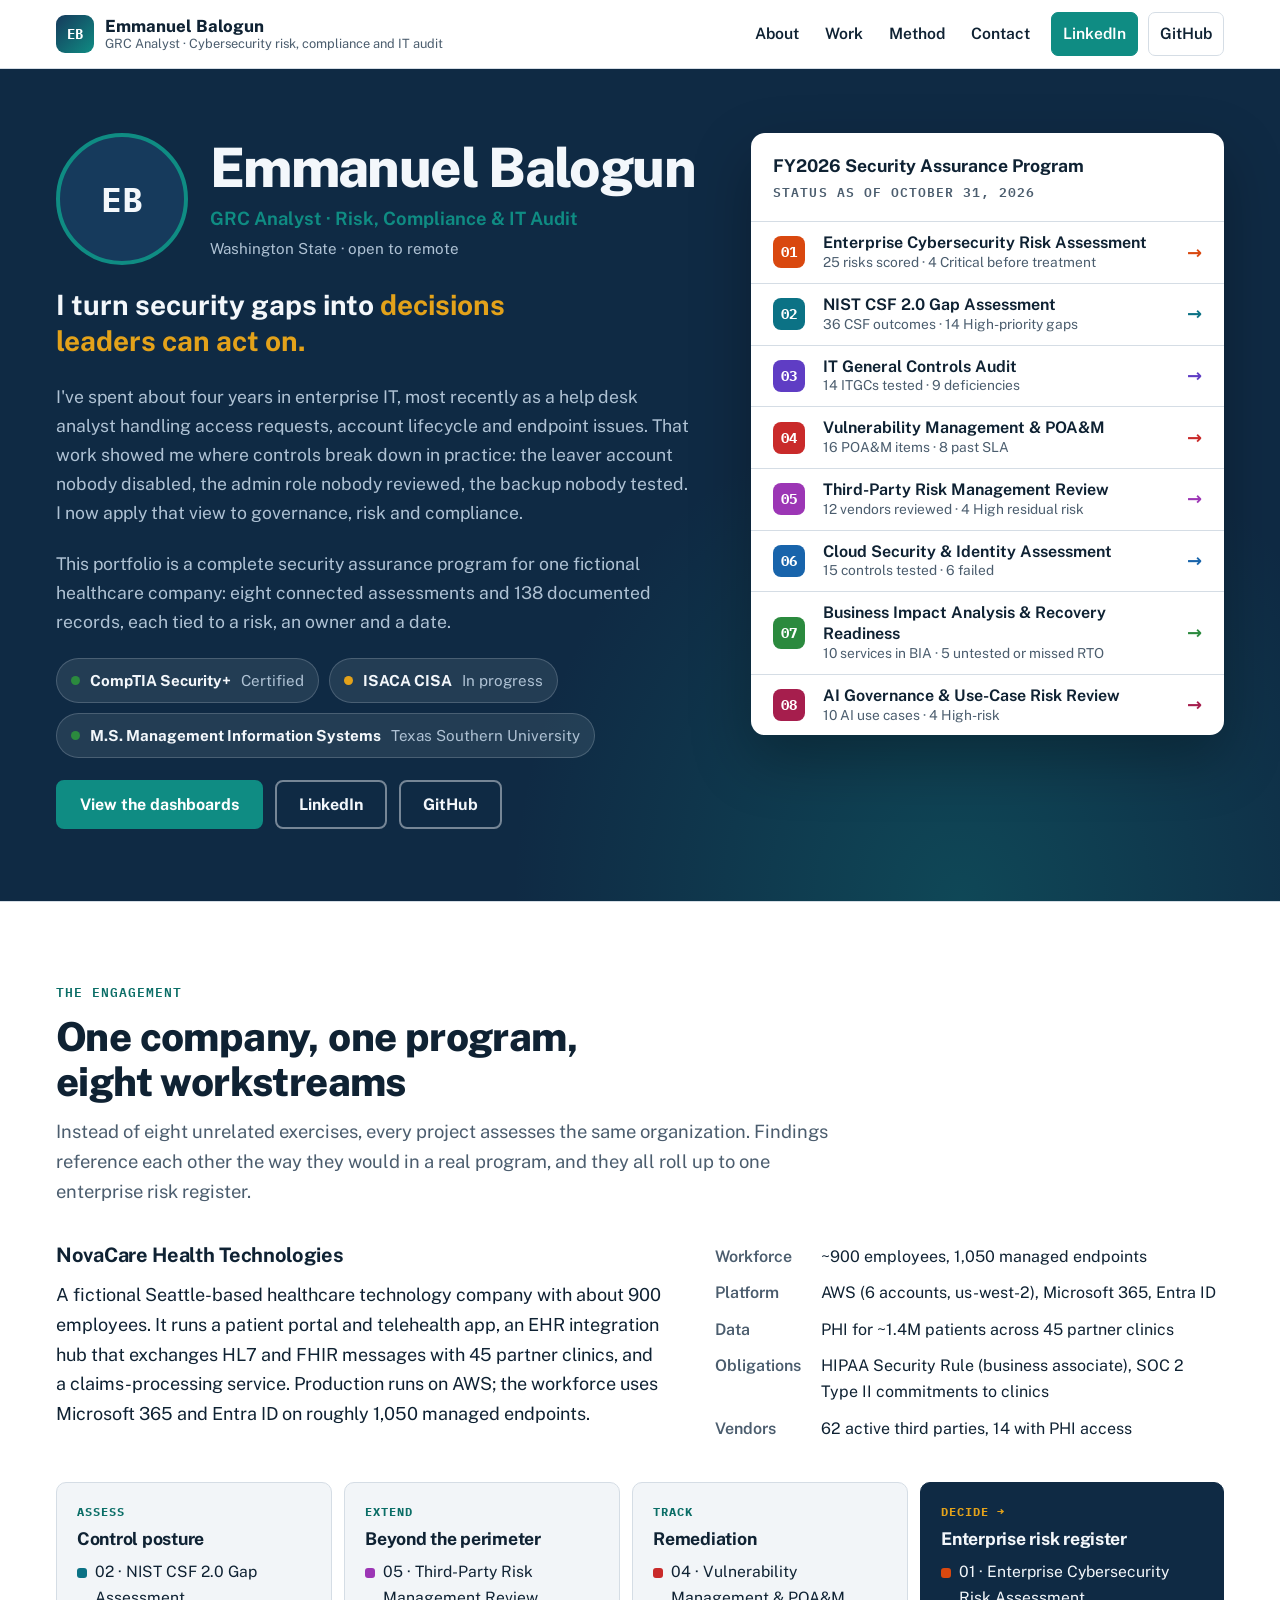
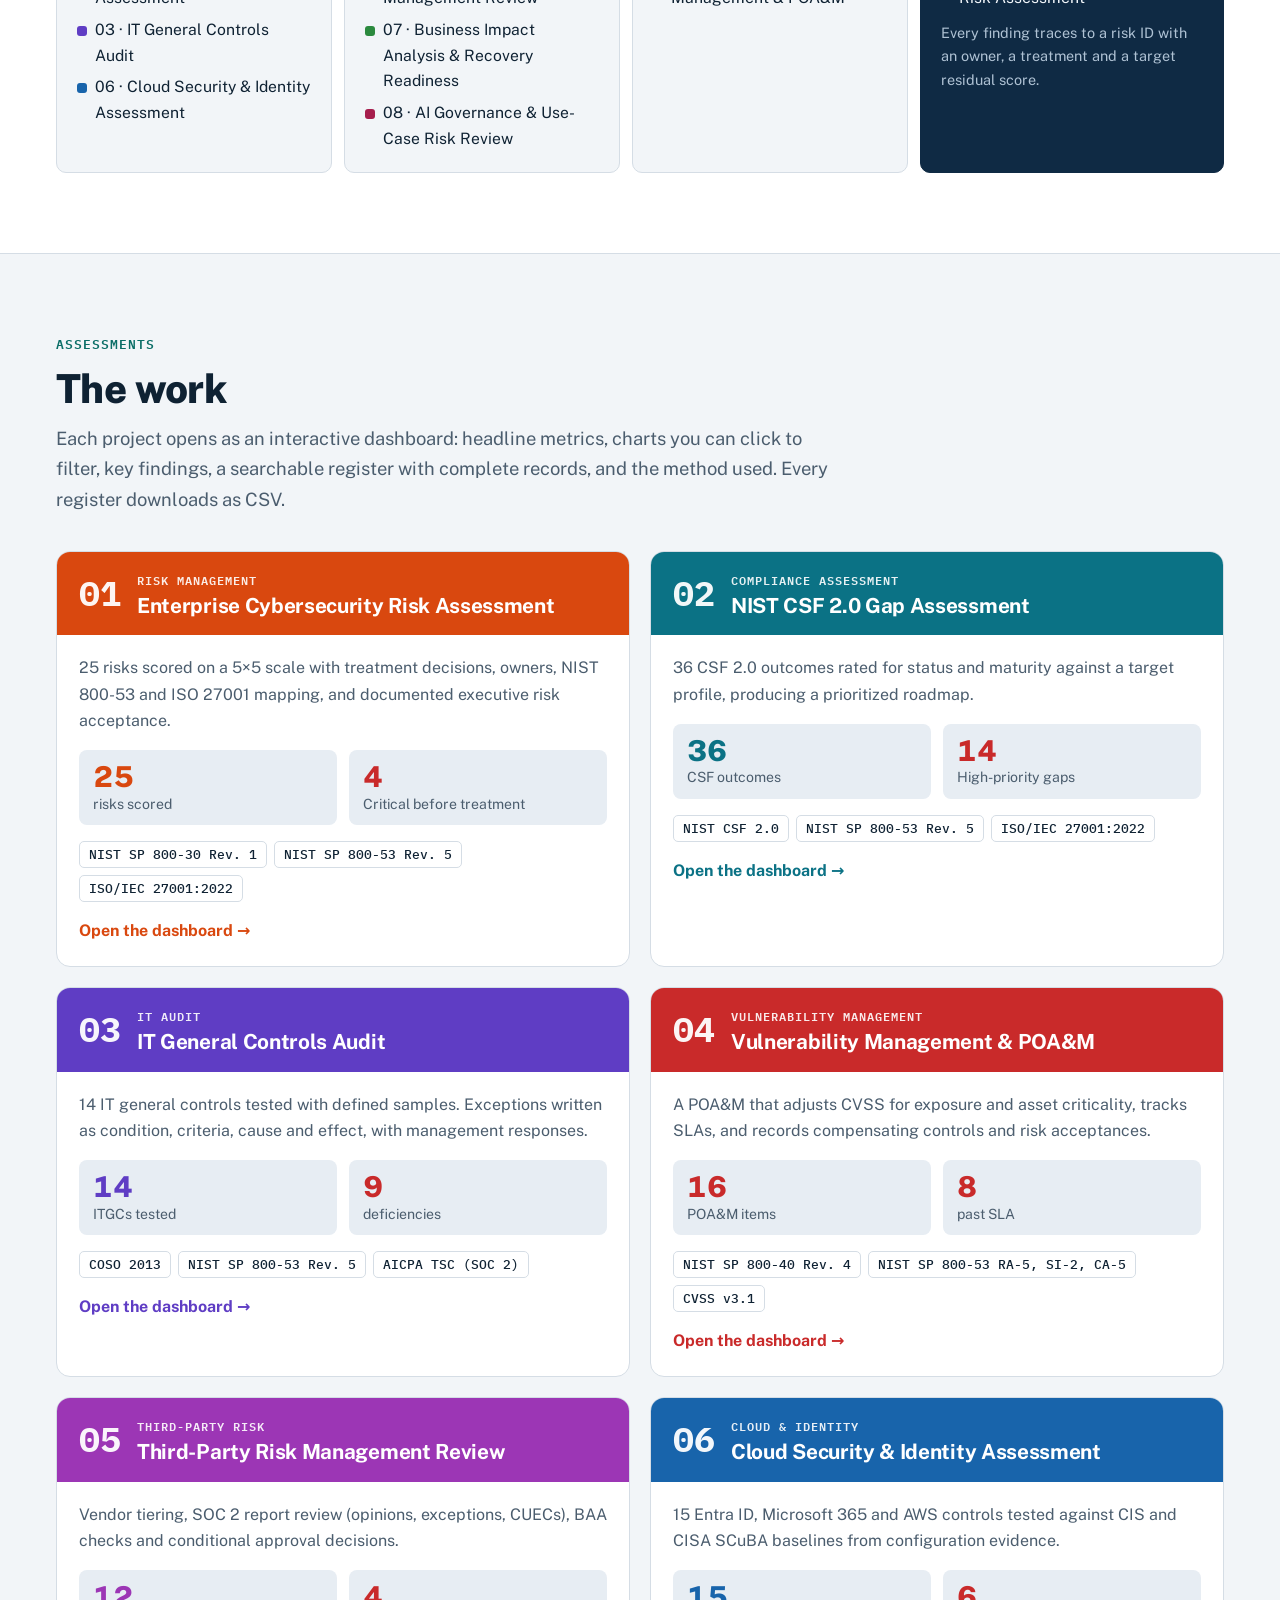
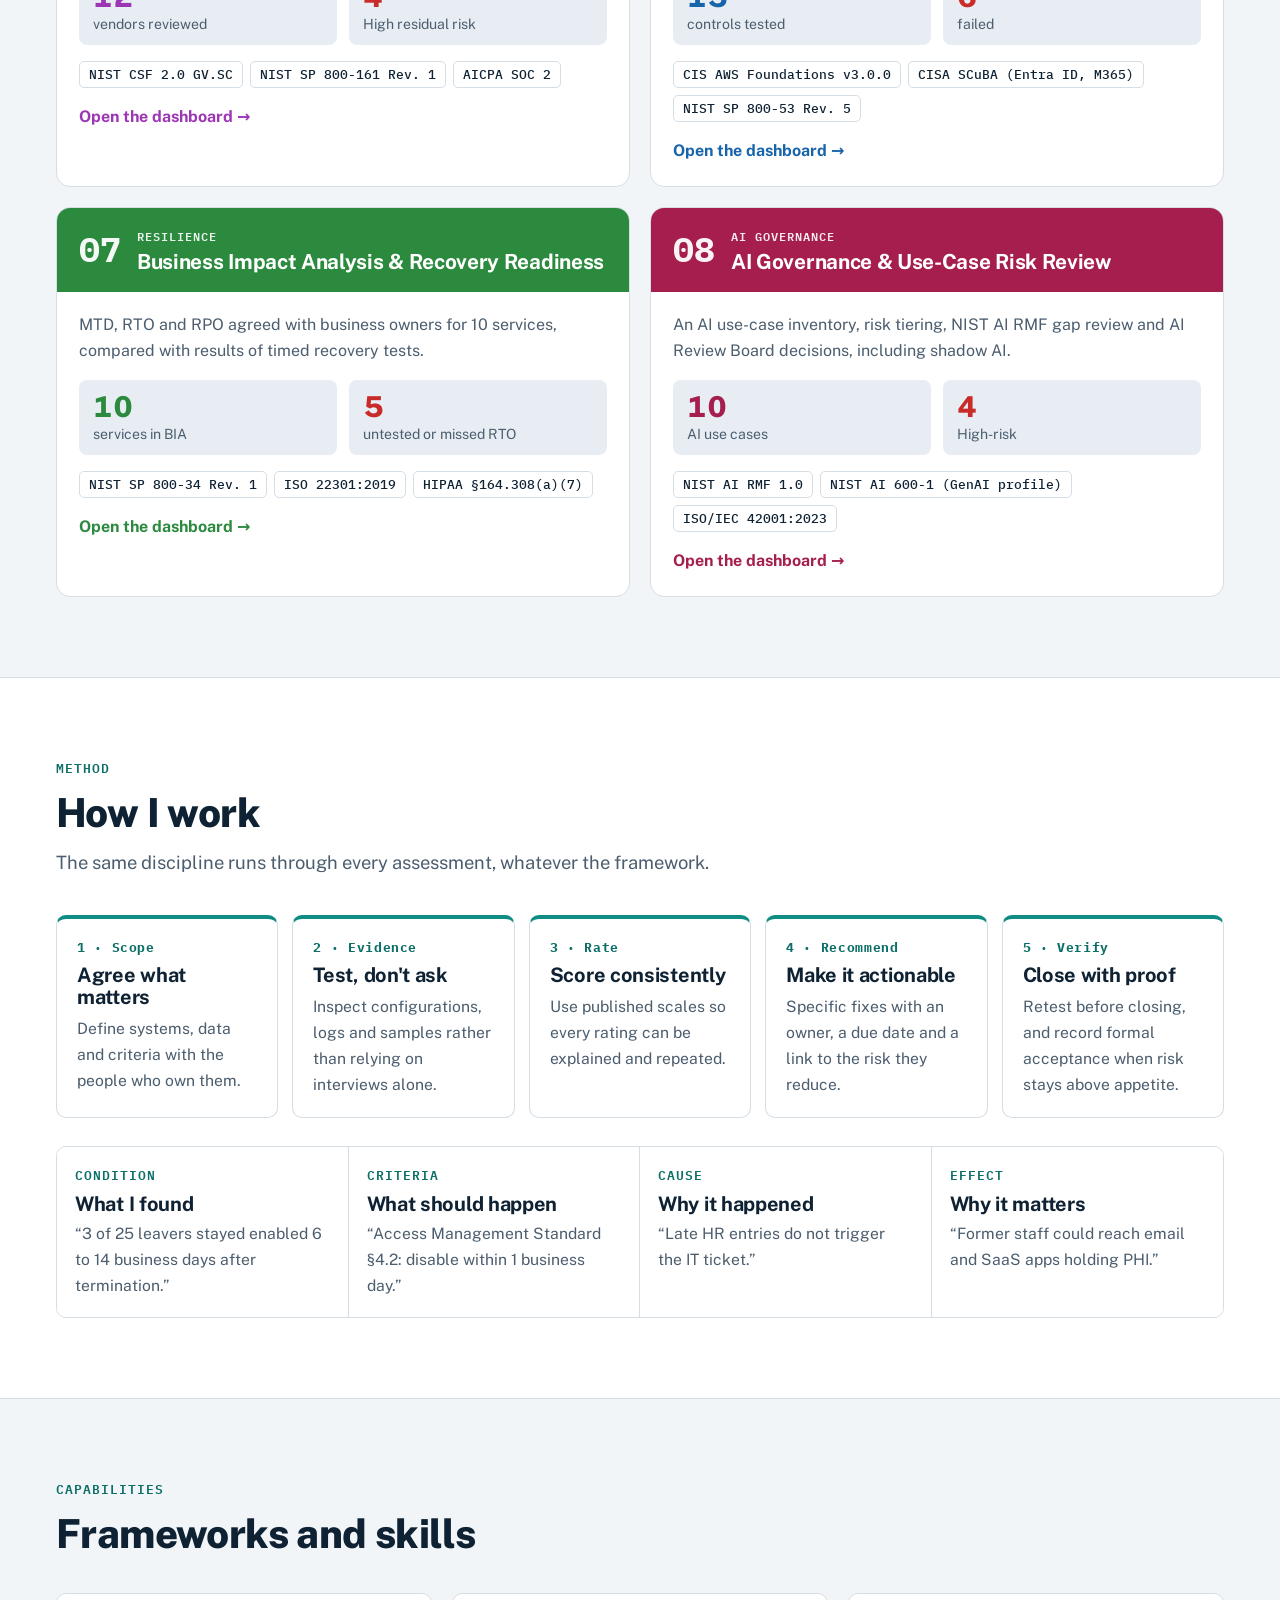
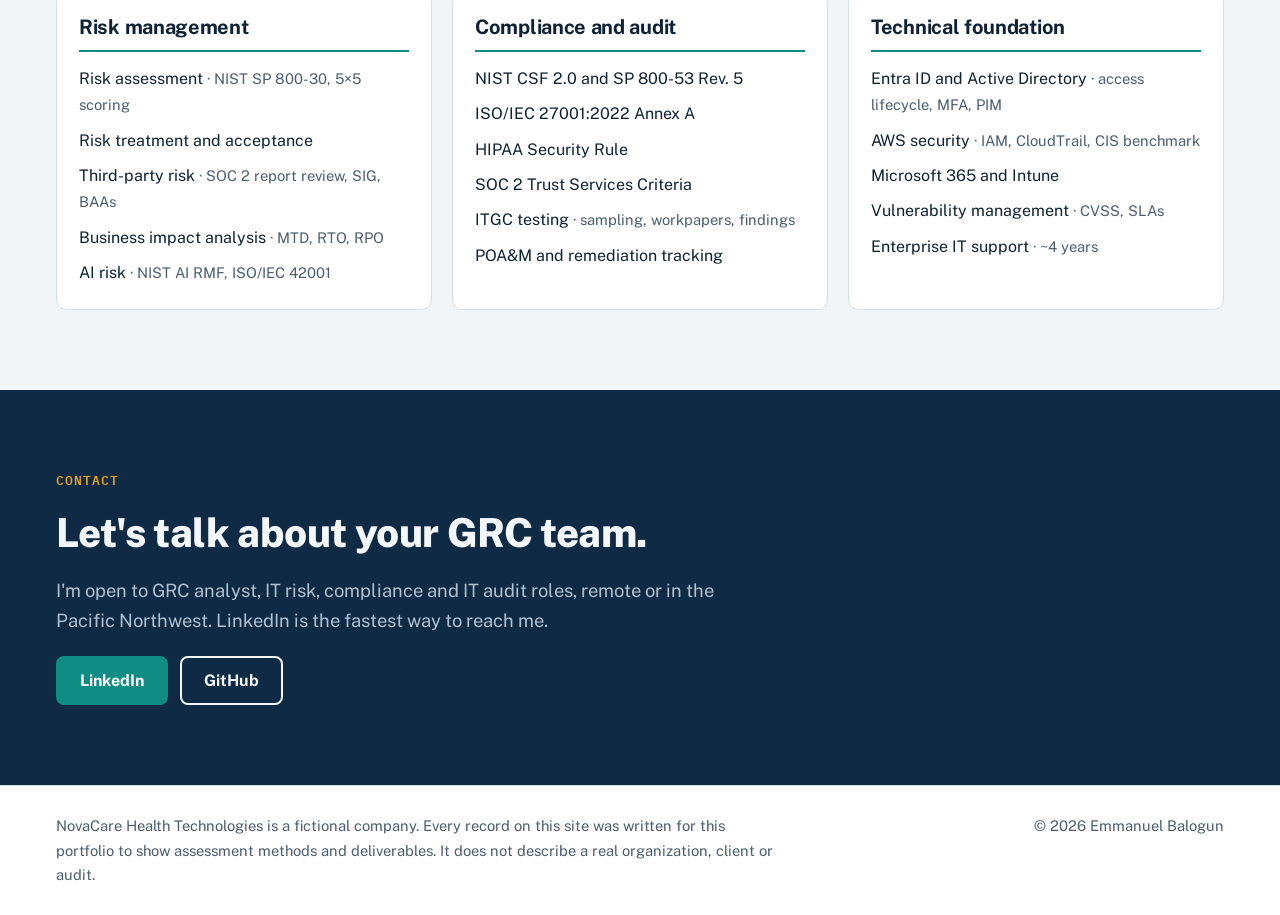
<file: index.html>
<!doctype html>
<html lang="en">
<head>
<meta charset="utf-8">
<meta name="viewport" content="width=device-width,initial-scale=1,viewport-fit=cover">
<title>Emmanuel Balogun | GRC Portfolio</title>
<meta name="claude:viewport-fit-sides" content="cover">
<meta name="description" content="Emmanuel Balogun, GRC analyst. Eight connected security assessments for a fictional healthcare company: risk, NIST CSF 2.0, ITGC audit, vulnerability POA&amp;M, vendor risk, cloud and identity, BIA, and AI governance.">
<meta name="author" content="Emmanuel Balogun">
<meta property="og:type" content="website">
<meta property="og:title" content="Emmanuel Balogun | GRC Portfolio">
<meta property="og:description" content="Emmanuel Balogun, GRC analyst. Eight connected security assessments for a fictional healthcare company: risk, NIST CSF 2.0, ITGC audit, vulnerability POA&amp;M, vendor risk, cloud and identity, BIA, and AI governance.">
<meta property="og:url" content="https://ebalogungrc.github.io/GRC---PORTFOLIO/">
<meta name="theme-color" content="#14212B">
<link rel="canonical" href="https://ebalogungrc.github.io/GRC---PORTFOLIO/">
<link rel="icon" href="data:image/svg+xml,%3Csvg xmlns='http://www.w3.org/2000/svg' viewBox='0 0 32 32'%3E%3Crect width='32' height='32' rx='7' fill='%2314212B'/%3E%3Ctext x='16' y='21' font-family='monospace' font-size='13' font-weight='700' fill='%23F4F6F7' text-anchor='middle'%3EEB%3C/text%3E%3C/svg%3E">
<link rel="preconnect" href="https://fonts.googleapis.com"><link rel="preconnect" href="https://fonts.gstatic.com" crossorigin><link rel="stylesheet" href="https://fonts.googleapis.com/css2?family=IBM+Plex+Mono:wght@400;500;600&family=Public+Sans:ital,wght@0,400;0,550;0,600;0,650;0,700;0,750;0,800;1,400&display=swap">
<link rel="stylesheet" href="assets/site.css">
</head>
<body>
<a class="skip" href="#main">Skip to content</a>
<header class="topbar"><div class="wrap">
<a class="brand" href="./"><span class="mark">EB</span><span><b>Emmanuel Balogun</b><small>GRC Analyst · Cybersecurity risk, compliance and IT audit</small></span></a>
<nav class="topnav" aria-label="Primary"><a href="#top">About</a><a href="#work">Work</a><a href="#method">Method</a><a href="#contact">Contact</a><a class="cta li" href="https://www.linkedin.com/in/emmanuel-balogun-616a0137a" target="_blank" rel="noopener">LinkedIn</a><a class="cta" href="https://github.com/ebalogunGRC" target="_blank" rel="noopener">GitHub</a></nav>
</div></header>
<main id="main">
<section class="hero" id="top"><div class="wrap">
<div class="me">
<div class="me-id"><div class="photo"><img src="https://avatars.githubusercontent.com/u/281046980?v=4" alt="Portrait of Emmanuel Balogun" width="132" height="132" data-fallback="EB"></div>
<div><h1>Emmanuel Balogun</h1><div class="role">GRC Analyst · Risk, Compliance &amp; IT Audit</div><div class="loc">Washington State · open to remote</div></div></div>
<p class="thesis">I turn security gaps into <em>decisions leaders can act on.</em></p>
<p class="bio">I've spent about four years in enterprise IT, most recently as a help desk analyst handling access requests, account lifecycle and endpoint issues. That work showed me where controls break down in practice: the leaver account nobody disabled, the admin role nobody reviewed, the backup nobody tested. I now apply that view to governance, risk and compliance.</p>
<p class="bio">This portfolio is a complete security assurance program for one fictional healthcare company: eight connected assessments and 138 documented records, each tied to a risk, an owner and a date.</p>
<div class="creds"><span class="cred"><i class=""></i><b>CompTIA Security+</b><span>Certified</span></span><span class="cred"><i class="prog"></i><b>ISACA CISA</b><span>In progress</span></span><span class="cred"><i class=""></i><b>M.S. Management Information Systems</b><span>Texas Southern University</span></span></div>
<div class="hero-actions"><a class="btn" href="#work">View the dashboards</a><a class="btn ghost" href="https://www.linkedin.com/in/emmanuel-balogun-616a0137a" target="_blank" rel="noopener">LinkedIn</a><a class="btn ghost" href="https://github.com/ebalogunGRC" target="_blank" rel="noopener">GitHub</a></div>
</div>
<aside class="scorecard" aria-label="Program scorecard">
<header><b>FY2026 Security Assurance Program</b><span class="label">Status as of October 31, 2026</span></header>
<ol><li class="p1"><a href="projects/risk-assessment/"><span class="n">01</span><span class="t">Enterprise Cybersecurity Risk Assessment<small>25 risks scored · 4 Critical before treatment</small></span><span class="go" aria-hidden="true">→</span></a></li><li class="p2"><a href="projects/gap-assessment/"><span class="n">02</span><span class="t">NIST CSF 2.0 Gap Assessment<small>36 CSF outcomes · 14 High-priority gaps</small></span><span class="go" aria-hidden="true">→</span></a></li><li class="p3"><a href="projects/it-audit/"><span class="n">03</span><span class="t">IT General Controls Audit<small>14 ITGCs tested · 9 deficiencies</small></span><span class="go" aria-hidden="true">→</span></a></li><li class="p4"><a href="projects/vulnerability-management/"><span class="n">04</span><span class="t">Vulnerability Management &amp; POA&amp;M<small>16 POA&amp;M items · 8 past SLA</small></span><span class="go" aria-hidden="true">→</span></a></li><li class="p5"><a href="projects/third-party-risk/"><span class="n">05</span><span class="t">Third-Party Risk Management Review<small>12 vendors reviewed · 4 High residual risk</small></span><span class="go" aria-hidden="true">→</span></a></li><li class="p6"><a href="projects/cloud-iam/"><span class="n">06</span><span class="t">Cloud Security &amp; Identity Assessment<small>15 controls tested · 6 failed</small></span><span class="go" aria-hidden="true">→</span></a></li><li class="p7"><a href="projects/business-continuity/"><span class="n">07</span><span class="t">Business Impact Analysis &amp; Recovery Readiness<small>10 services in BIA · 5 untested or missed RTO</small></span><span class="go" aria-hidden="true">→</span></a></li><li class="p8"><a href="projects/ai-governance/"><span class="n">08</span><span class="t">AI Governance &amp; Use-Case Risk Review<small>10 AI use cases · 4 High-risk</small></span><span class="go" aria-hidden="true">→</span></a></li></ol>
</aside>
</div></section>

<section class="band" id="engagement" aria-labelledby="h-eng"><div class="wrap">
<div class="section-head"><span class="label">The engagement</span><h2 id="h-eng">One company, one program, eight workstreams</h2>
<p>Instead of eight unrelated exercises, every project assesses the same organization. Findings reference each other the way they would in a real program, and they all roll up to one enterprise risk register.</p></div>
<div class="engage">
<div style="display:grid;gap:14px"><h3>NovaCare Health Technologies</h3><p>A fictional Seattle-based healthcare technology company with about 900 employees. It runs a patient portal and telehealth app, an EHR integration hub that exchanges HL7 and FHIR messages with 45 partner clinics, and a claims-processing service. Production runs on AWS; the workforce uses Microsoft 365 and Entra ID on roughly 1,050 managed endpoints.</p></div>
<dl class="facts"><dt>Workforce</dt><dd>~900 employees, 1,050 managed endpoints</dd><dt>Platform</dt><dd>AWS (6 accounts, us-west-2), Microsoft 365, Entra ID</dd><dt>Data</dt><dd>PHI for ~1.4M patients across 45 partner clinics</dd><dt>Obligations</dt><dd>HIPAA Security Rule (business associate), SOC 2 Type II commitments to clinics</dd><dt>Vendors</dt><dd>62 active third parties, 14 with PHI access</dd></dl>
</div>
<div class="flow" role="list">
<div role="listitem"><span class="arrow">Assess</span><h3>Control posture</h3><ul><li class="p2"><a href="projects/gap-assessment/"><i></i><span>02 · NIST CSF 2.0 Gap Assessment</span></a></li><li class="p3"><a href="projects/it-audit/"><i></i><span>03 · IT General Controls Audit</span></a></li><li class="p6"><a href="projects/cloud-iam/"><i></i><span>06 · Cloud Security &amp; Identity Assessment</span></a></li></ul></div>
<div role="listitem"><span class="arrow">Extend</span><h3>Beyond the perimeter</h3><ul><li class="p5"><a href="projects/third-party-risk/"><i></i><span>05 · Third-Party Risk Management Review</span></a></li><li class="p7"><a href="projects/business-continuity/"><i></i><span>07 · Business Impact Analysis &amp; Recovery Readiness</span></a></li><li class="p8"><a href="projects/ai-governance/"><i></i><span>08 · AI Governance &amp; Use-Case Risk Review</span></a></li></ul></div>
<div role="listitem"><span class="arrow">Track</span><h3>Remediation</h3><ul><li class="p4"><a href="projects/vulnerability-management/"><i></i><span>04 · Vulnerability Management &amp; POA&amp;M</span></a></li></ul></div>
<div role="listitem"><span class="arrow">Decide →</span><h3>Enterprise risk register</h3><ul><li class="p1"><a href="projects/risk-assessment/"><i></i><span>01 · Enterprise Cybersecurity Risk Assessment</span></a></li></ul><p style="font-size:0.9rem" class="muted">Every finding traces to a risk ID with an owner, a treatment and a target residual score.</p></div>
</div>
</div></section>

<section id="work" aria-labelledby="h-work"><div class="wrap">
<div class="section-head"><span class="label">Assessments</span><h2 id="h-work">The work</h2>
<p>Each project opens as an interactive dashboard: headline metrics, charts you can click to filter, key findings, a searchable register with complete records, and the method used. Every register downloads as CSV.</p></div>
<ul class="pgrid"><li class="pcard p1">
<div class="top"><span class="pn">01</span><span class="k">Risk management</span><h3><a href="projects/risk-assessment/">Enterprise Cybersecurity Risk Assessment</a></h3></div>
<div class="body"><p>25 risks scored on a 5×5 scale with treatment decisions, owners, NIST 800-53 and ISO 27001 mapping, and documented executive risk acceptance.</p><div class="stats"><div class=""><b>25</b><span>risks scored</span></div><div class="w"><b>4</b><span>Critical before treatment</span></div></div><div class="chips"><span class="chip">NIST SP 800-30 Rev. 1</span><span class="chip">NIST SP 800-53 Rev. 5</span><span class="chip">ISO/IEC 27001:2022</span></div><span class="open">Open the dashboard →</span></div></li><li class="pcard p2">
<div class="top"><span class="pn">02</span><span class="k">Compliance assessment</span><h3><a href="projects/gap-assessment/">NIST CSF 2.0 Gap Assessment</a></h3></div>
<div class="body"><p>36 CSF 2.0 outcomes rated for status and maturity against a target profile, producing a prioritized roadmap.</p><div class="stats"><div class=""><b>36</b><span>CSF outcomes</span></div><div class="w"><b>14</b><span>High-priority gaps</span></div></div><div class="chips"><span class="chip">NIST CSF 2.0</span><span class="chip">NIST SP 800-53 Rev. 5</span><span class="chip">ISO/IEC 27001:2022</span></div><span class="open">Open the dashboard →</span></div></li><li class="pcard p3">
<div class="top"><span class="pn">03</span><span class="k">IT audit</span><h3><a href="projects/it-audit/">IT General Controls Audit</a></h3></div>
<div class="body"><p>14 IT general controls tested with defined samples. Exceptions written as condition, criteria, cause and effect, with management responses.</p><div class="stats"><div class=""><b>14</b><span>ITGCs tested</span></div><div class="w"><b>9</b><span>deficiencies</span></div></div><div class="chips"><span class="chip">COSO 2013</span><span class="chip">NIST SP 800-53 Rev. 5</span><span class="chip">AICPA TSC (SOC 2)</span></div><span class="open">Open the dashboard →</span></div></li><li class="pcard p4">
<div class="top"><span class="pn">04</span><span class="k">Vulnerability management</span><h3><a href="projects/vulnerability-management/">Vulnerability Management &amp; POA&amp;M</a></h3></div>
<div class="body"><p>A POA&amp;M that adjusts CVSS for exposure and asset criticality, tracks SLAs, and records compensating controls and risk acceptances.</p><div class="stats"><div class=""><b>16</b><span>POA&amp;M items</span></div><div class="w"><b>8</b><span>past SLA</span></div></div><div class="chips"><span class="chip">NIST SP 800-40 Rev. 4</span><span class="chip">NIST SP 800-53 RA-5, SI-2, CA-5</span><span class="chip">CVSS v3.1</span></div><span class="open">Open the dashboard →</span></div></li><li class="pcard p5">
<div class="top"><span class="pn">05</span><span class="k">Third-party risk</span><h3><a href="projects/third-party-risk/">Third-Party Risk Management Review</a></h3></div>
<div class="body"><p>Vendor tiering, SOC 2 report review (opinions, exceptions, CUECs), BAA checks and conditional approval decisions.</p><div class="stats"><div class=""><b>12</b><span>vendors reviewed</span></div><div class="w"><b>4</b><span>High residual risk</span></div></div><div class="chips"><span class="chip">NIST CSF 2.0 GV.SC</span><span class="chip">NIST SP 800-161 Rev. 1</span><span class="chip">AICPA SOC 2</span></div><span class="open">Open the dashboard →</span></div></li><li class="pcard p6">
<div class="top"><span class="pn">06</span><span class="k">Cloud &amp; identity</span><h3><a href="projects/cloud-iam/">Cloud Security &amp; Identity Assessment</a></h3></div>
<div class="body"><p>15 Entra ID, Microsoft 365 and AWS controls tested against CIS and CISA SCuBA baselines from configuration evidence.</p><div class="stats"><div class=""><b>15</b><span>controls tested</span></div><div class="w"><b>6</b><span>failed</span></div></div><div class="chips"><span class="chip">CIS AWS Foundations v3.0.0</span><span class="chip">CISA SCuBA (Entra ID, M365)</span><span class="chip">NIST SP 800-53 Rev. 5</span></div><span class="open">Open the dashboard →</span></div></li><li class="pcard p7">
<div class="top"><span class="pn">07</span><span class="k">Resilience</span><h3><a href="projects/business-continuity/">Business Impact Analysis &amp; Recovery Readiness</a></h3></div>
<div class="body"><p>MTD, RTO and RPO agreed with business owners for 10 services, compared with results of timed recovery tests.</p><div class="stats"><div class=""><b>10</b><span>services in BIA</span></div><div class="w"><b>5</b><span>untested or missed RTO</span></div></div><div class="chips"><span class="chip">NIST SP 800-34 Rev. 1</span><span class="chip">ISO 22301:2019</span><span class="chip">HIPAA §164.308(a)(7)</span></div><span class="open">Open the dashboard →</span></div></li><li class="pcard p8">
<div class="top"><span class="pn">08</span><span class="k">AI governance</span><h3><a href="projects/ai-governance/">AI Governance &amp; Use-Case Risk Review</a></h3></div>
<div class="body"><p>An AI use-case inventory, risk tiering, NIST AI RMF gap review and AI Review Board decisions, including shadow AI.</p><div class="stats"><div class=""><b>10</b><span>AI use cases</span></div><div class="w"><b>4</b><span>High-risk</span></div></div><div class="chips"><span class="chip">NIST AI RMF 1.0</span><span class="chip">NIST AI 600-1 (GenAI profile)</span><span class="chip">ISO/IEC 42001:2023</span></div><span class="open">Open the dashboard →</span></div></li></ul>
</div></section>

<section class="band" id="method" aria-labelledby="h-method"><div class="wrap">
<div class="section-head"><span class="label">Method</span><h2 id="h-method">How I work</h2>
<p>The same discipline runs through every assessment, whatever the framework.</p></div>
<ol class="steps">
<li><span class="k">1 · Scope</span><h3>Agree what matters</h3><p>Define systems, data and criteria with the people who own them.</p></li>
<li><span class="k">2 · Evidence</span><h3>Test, don't ask</h3><p>Inspect configurations, logs and samples rather than relying on interviews alone.</p></li>
<li><span class="k">3 · Rate</span><h3>Score consistently</h3><p>Use published scales so every rating can be explained and repeated.</p></li>
<li><span class="k">4 · Recommend</span><h3>Make it actionable</h3><p>Specific fixes with an owner, a due date and a link to the risk they reduce.</p></li>
<li><span class="k">5 · Verify</span><h3>Close with proof</h3><p>Retest before closing, and record formal acceptance when risk stays above appetite.</p></li>
</ol>
<div class="finding-format">
<div><span class="label">Condition</span><h3>What I found</h3><p>“3 of 25 leavers stayed enabled 6 to 14 business days after termination.”</p></div>
<div><span class="label">Criteria</span><h3>What should happen</h3><p>“Access Management Standard §4.2: disable within 1 business day.”</p></div>
<div><span class="label">Cause</span><h3>Why it happened</h3><p>“Late HR entries do not trigger the IT ticket.”</p></div>
<div><span class="label">Effect</span><h3>Why it matters</h3><p>“Former staff could reach email and SaaS apps holding PHI.”</p></div>
</div>
</div></section>

<section id="skills" aria-labelledby="h-skills"><div class="wrap">
<div class="section-head"><span class="label">Capabilities</span><h2 id="h-skills">Frameworks and skills</h2></div>
<div class="skills">
<div><h3>Risk management</h3><ul>
<li>Risk assessment <span>· NIST SP 800-30, 5×5 scoring</span></li><li>Risk treatment and acceptance</li><li>Third-party risk <span>· SOC 2 report review, SIG, BAAs</span></li>
<li>Business impact analysis <span>· MTD, RTO, RPO</span></li><li>AI risk <span>· NIST AI RMF, ISO/IEC 42001</span></li></ul></div>
<div><h3>Compliance and audit</h3><ul>
<li>NIST CSF 2.0 and SP 800-53 Rev. 5</li><li>ISO/IEC 27001:2022 Annex A</li><li>HIPAA Security Rule</li><li>SOC 2 Trust Services Criteria</li>
<li>ITGC testing <span>· sampling, workpapers, findings</span></li><li>POA&amp;M and remediation tracking</li></ul></div>
<div><h3>Technical foundation</h3><ul>
<li>Entra ID and Active Directory <span>· access lifecycle, MFA, PIM</span></li><li>AWS security <span>· IAM, CloudTrail, CIS benchmark</span></li>
<li>Microsoft 365 and Intune</li><li>Vulnerability management <span>· CVSS, SLAs</span></li><li>Enterprise IT support <span>· ~4 years</span></li></ul></div>
</div>
</div></section>

<section class="contact" id="contact" aria-labelledby="h-contact"><div class="wrap">
<span class="label" style="color:var(--gold)">Contact</span>
<h2 id="h-contact">Let's talk about your GRC team.</h2>
<p>I'm open to GRC analyst, IT risk, compliance and IT audit roles, remote or in the Pacific Northwest. LinkedIn is the fastest way to reach me.</p>

<div class="contact-links"><a class="btn" href="https://www.linkedin.com/in/emmanuel-balogun-616a0137a" target="_blank" rel="noopener">LinkedIn</a><a class="btn ghost" href="https://github.com/ebalogunGRC" target="_blank" rel="noopener">GitHub</a></div>
</div></section>
</main>
<footer class="site"><div class="wrap"><p>NovaCare Health Technologies is a fictional company. Every record on this site was written for this portfolio to show assessment methods and deliverables. It does not describe a real organization, client or audit.</p><p>© 2026 Emmanuel Balogun</p></div></footer>
<script src="assets/site.js" defer></script>
</body>
</html>
</file>
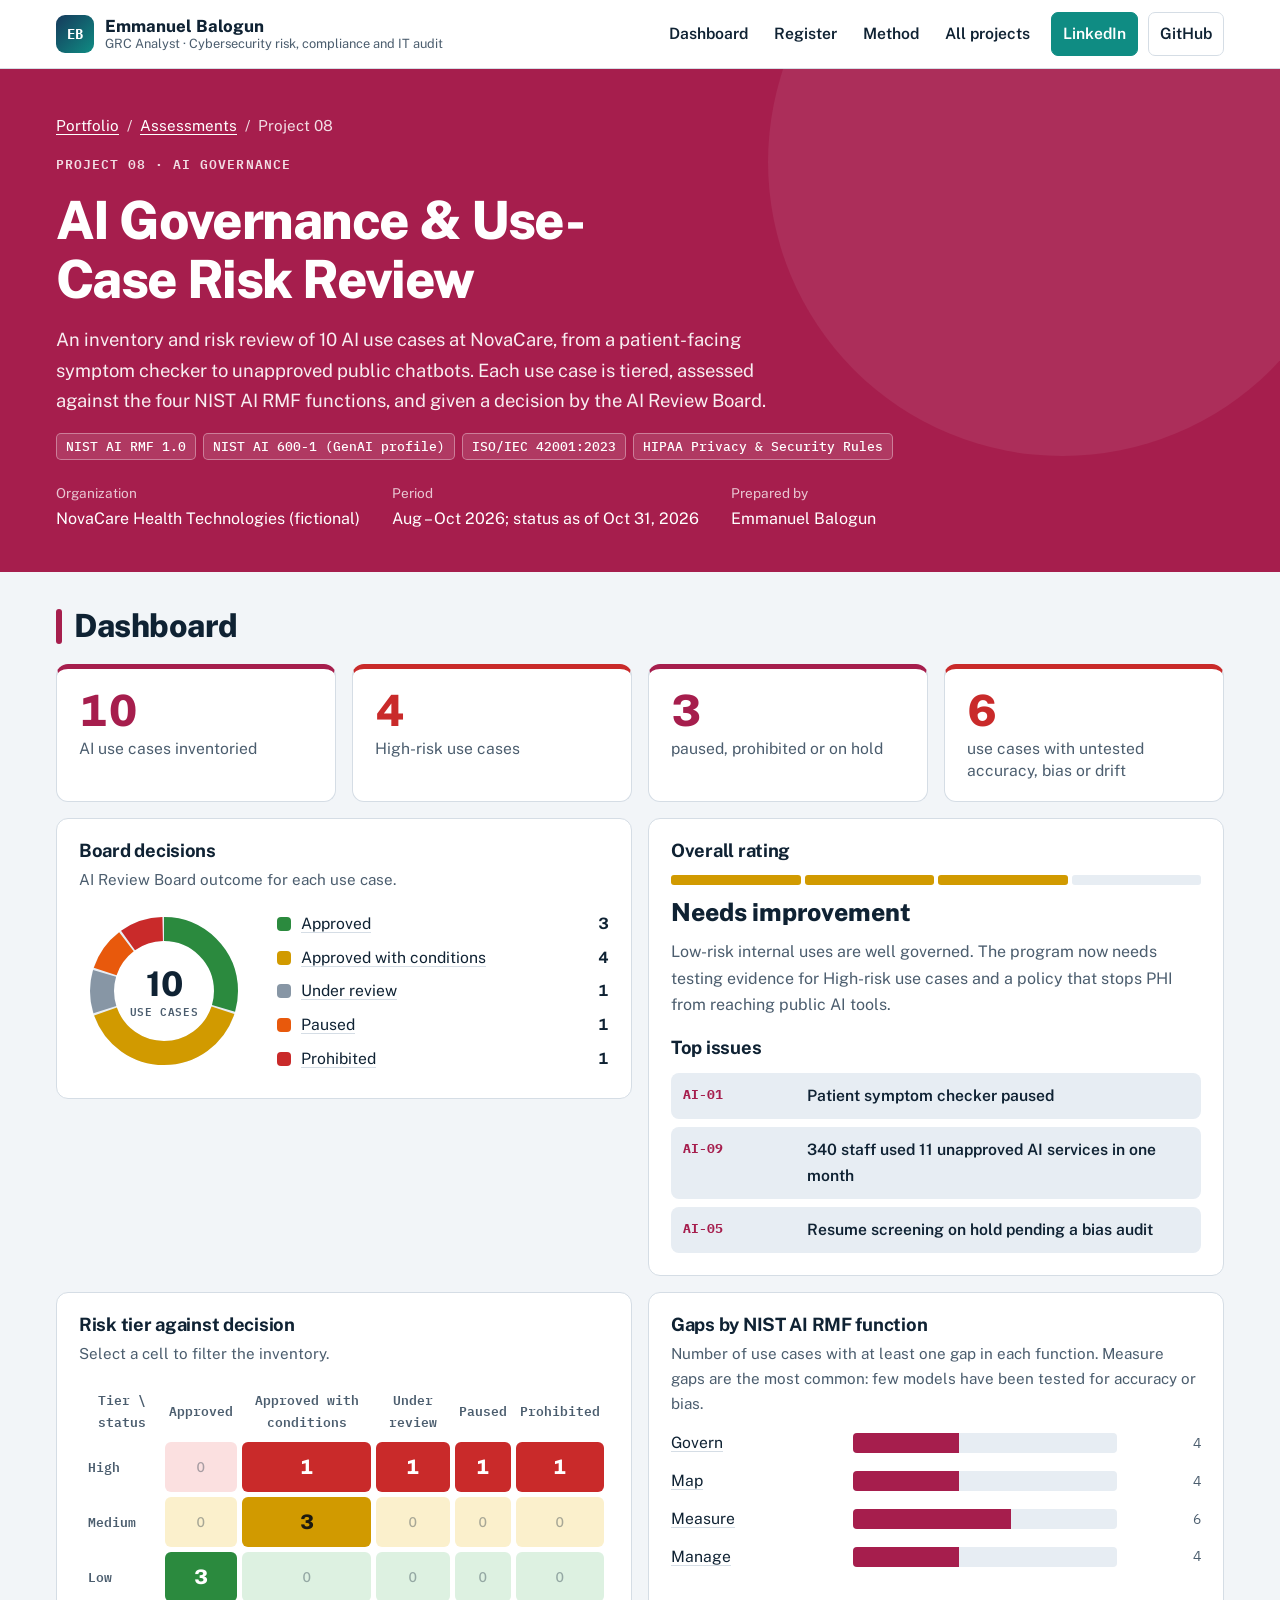
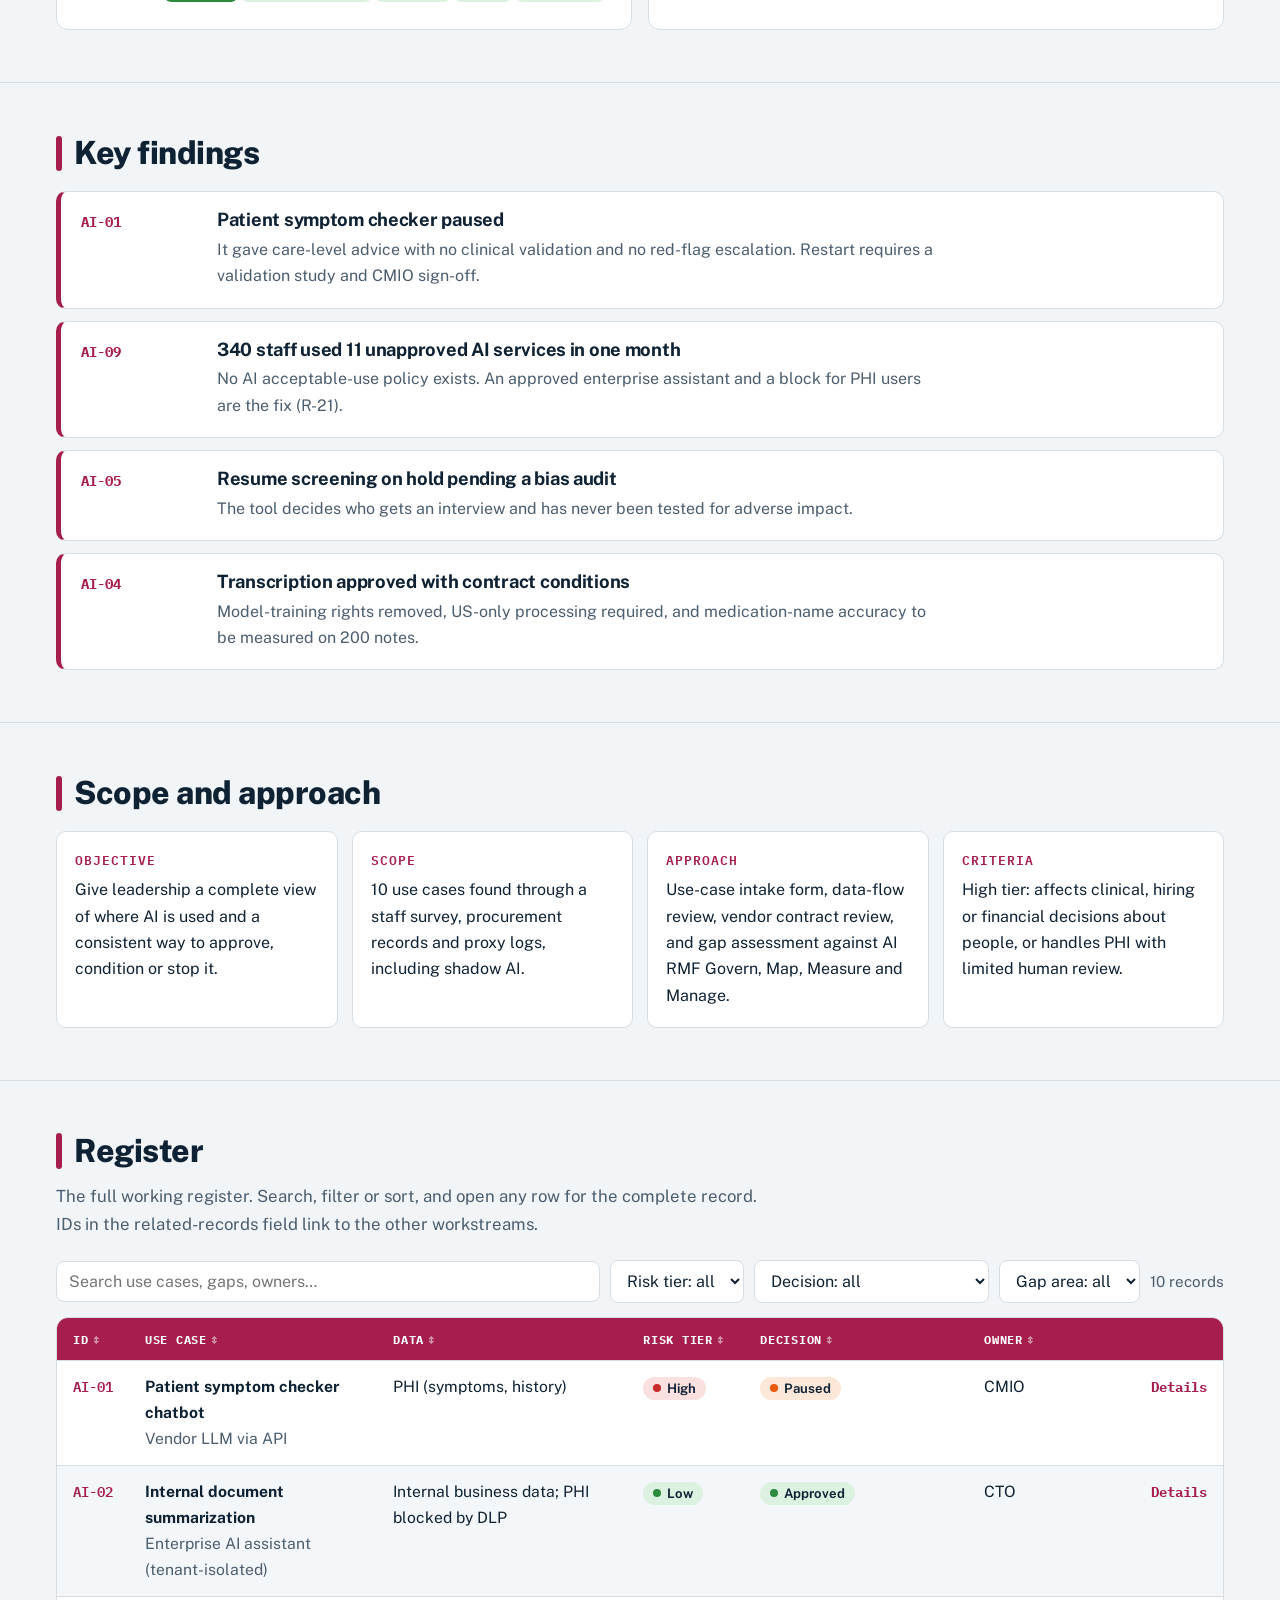
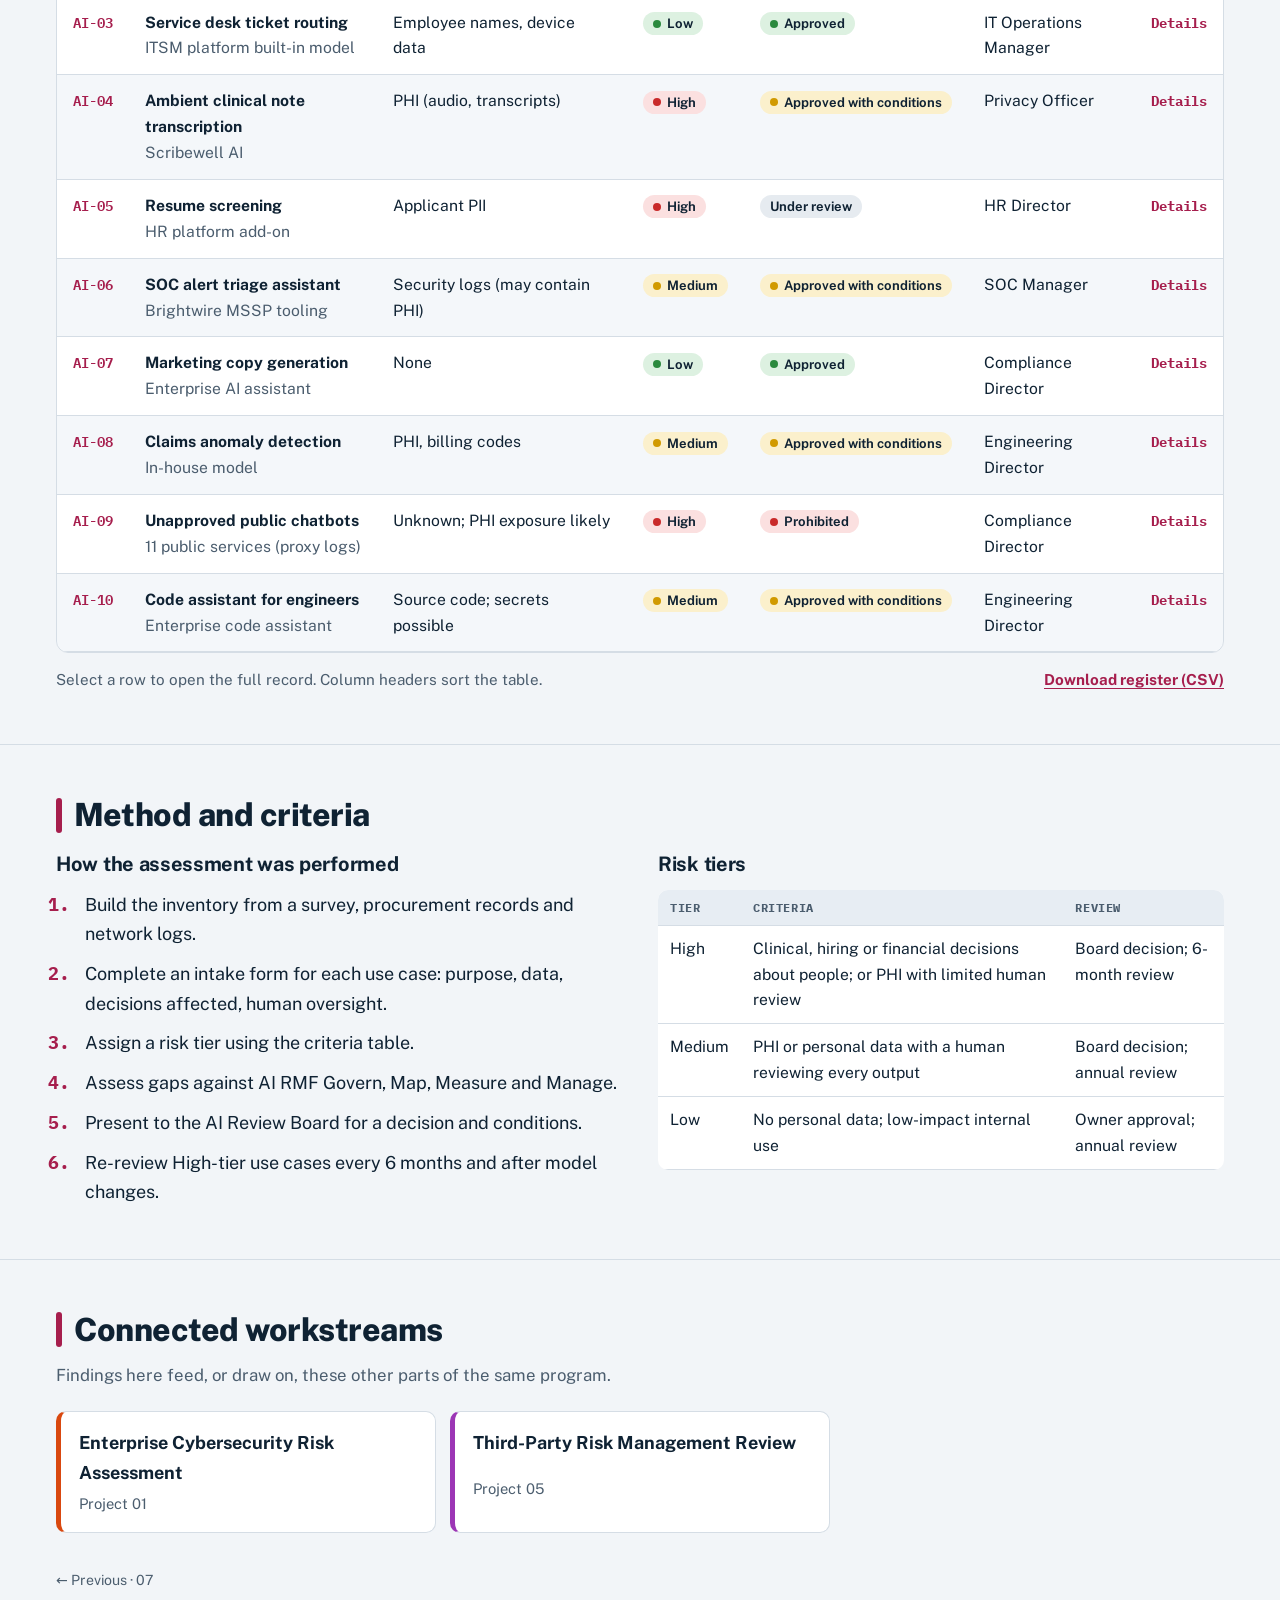
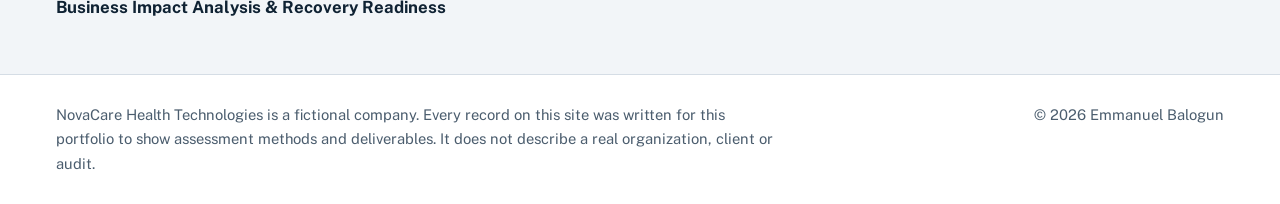
<file: projects/ai-governance/index.html>
<!doctype html>
<html lang="en">
<head>
<meta charset="utf-8">
<meta name="viewport" content="width=device-width,initial-scale=1,viewport-fit=cover">
<title>AI Governance &amp; Use-Case Risk Review | Emmanuel Balogun</title>
<meta name="claude:viewport-fit-sides" content="cover">
<meta name="description" content="AI Governance &amp; Use-Case Risk Review: An inventory and risk review of 10 AI use cases at NovaCare, from a patient-facing symptom checker to unapproved public chatbots. Each use case is tie">
<meta name="author" content="Emmanuel Balogun">
<meta property="og:type" content="website">
<meta property="og:title" content="AI Governance &amp; Use-Case Risk Review | Emmanuel Balogun">
<meta property="og:description" content="AI Governance &amp; Use-Case Risk Review: An inventory and risk review of 10 AI use cases at NovaCare, from a patient-facing symptom checker to unapproved public chatbots. Each use case is tie">
<meta property="og:url" content="https://ebalogungrc.github.io/GRC---PORTFOLIO/projects/ai-governance/">
<meta name="theme-color" content="#14212B">
<link rel="canonical" href="https://ebalogungrc.github.io/GRC---PORTFOLIO/projects/ai-governance/">
<link rel="icon" href="data:image/svg+xml,%3Csvg xmlns='http://www.w3.org/2000/svg' viewBox='0 0 32 32'%3E%3Crect width='32' height='32' rx='7' fill='%2314212B'/%3E%3Ctext x='16' y='21' font-family='monospace' font-size='13' font-weight='700' fill='%23F4F6F7' text-anchor='middle'%3EEB%3C/text%3E%3C/svg%3E">
<link rel="preconnect" href="https://fonts.googleapis.com"><link rel="preconnect" href="https://fonts.gstatic.com" crossorigin><link rel="stylesheet" href="https://fonts.googleapis.com/css2?family=IBM+Plex+Mono:wght@400;500;600&family=Public+Sans:ital,wght@0,400;0,550;0,600;0,650;0,700;0,750;0,800;1,400&display=swap">
<link rel="stylesheet" href="../../assets/site.css">
</head>
<body class="p8">
<a class="skip" href="#main">Skip to content</a>
<header class="topbar"><div class="wrap">
<a class="brand" href="../../"><span class="mark">EB</span><span><b>Emmanuel Balogun</b><small>GRC Analyst · Cybersecurity risk, compliance and IT audit</small></span></a>
<nav class="topnav" aria-label="Primary"><a href="#summary">Dashboard</a><a href="#register">Register</a><a href="#method">Method</a><a href="../../#work">All projects</a><a class="cta li" href="https://www.linkedin.com/in/emmanuel-balogun-616a0137a" target="_blank" rel="noopener">LinkedIn</a><a class="cta" href="https://github.com/ebalogunGRC" target="_blank" rel="noopener">GitHub</a></nav>
</div></header>
<main id="main">
<header class="p-head"><div class="wrap">
<nav class="crumbs" aria-label="Breadcrumb"><a href="../../">Portfolio</a><span aria-hidden="true">/</span><a href="../../#work">Assessments</a><span aria-hidden="true">/</span><span>Project 08</span></nav>
<span class="label">Project 08 · AI governance</span>
<h1>AI Governance &amp; Use-Case Risk Review</h1>
<p class="lede">An inventory and risk review of 10 AI use cases at NovaCare, from a patient-facing symptom checker to unapproved public chatbots. Each use case is tiered, assessed against the four NIST AI RMF functions, and given a decision by the AI Review Board.</p>
<div class="chips"><span class="chip">NIST AI RMF 1.0</span><span class="chip">NIST AI 600-1 (GenAI profile)</span><span class="chip">ISO/IEC 42001:2023</span><span class="chip">HIPAA Privacy &amp; Security Rules</span></div>
<div class="p-meta"><div><span>Organization</span>NovaCare Health Technologies (fictional)</div><div><span>Period</span>Aug – Oct 2026; status as of Oct 31, 2026</div><div><span>Prepared by</span>Emmanuel Balogun</div></div>
</div></header>

<section class="p-section dash" id="summary" aria-labelledby="h-dash"><div class="wrap">
<h2 id="h-dash">Dashboard</h2>
<div class="kpis"><div class="kpi"><b>10</b><span>AI use cases inventoried</span></div><div class="kpi warn"><b>4</b><span>High-risk use cases</span></div><div class="kpi"><b>3</b><span>paused, prohibited or on hold</span></div><div class="kpi warn"><b>6</b><span>use cases with untested accuracy, bias or drift</span></div></div>
<div class="dgrid-top"><div class="panel"><h3>Board decisions</h3><p class="sub">AI Review Board outcome for each use case.</p><div class="donut-wrap"><svg viewBox="0 0 170 170" role="img" aria-label="Board decisions"><circle cx="85" cy="85" r="62" fill="none" stroke="var(--tint)" stroke-width="24"/><circle cx="85" cy="85" r="62" fill="none" stroke="var(--low)" stroke-width="24" stroke-dasharray="114.87 274.69" stroke-dashoffset="0.00" transform="rotate(-90 85 85)"><title>Approved: 3</title></circle><circle cx="85" cy="85" r="62" fill="none" stroke="var(--mod)" stroke-width="24" stroke-dasharray="153.82 235.73" stroke-dashoffset="-116.87" transform="rotate(-90 85 85)"><title>Approved with conditions: 4</title></circle><circle cx="85" cy="85" r="62" fill="none" stroke="var(--none)" stroke-width="24" stroke-dasharray="36.96 352.60" stroke-dashoffset="-272.69" transform="rotate(-90 85 85)"><title>Under review: 1</title></circle><circle cx="85" cy="85" r="62" fill="none" stroke="var(--high)" stroke-width="24" stroke-dasharray="36.96 352.60" stroke-dashoffset="-311.65" transform="rotate(-90 85 85)"><title>Paused: 1</title></circle><circle cx="85" cy="85" r="62" fill="none" stroke="var(--crit)" stroke-width="24" stroke-dasharray="36.96 352.60" stroke-dashoffset="-350.60" transform="rotate(-90 85 85)"><title>Prohibited: 1</title></circle><text x="85" y="90" text-anchor="middle" class="tot">10</text><text x="85" y="110" text-anchor="middle" class="totl">use cases</text></svg><ul class="dlegend"><li><i style="background:var(--low)"></i><button type="button" data-set-filter="status:Approved">Approved</button><b>3</b></li><li><i style="background:var(--mod)"></i><button type="button" data-set-filter="status:Approved with conditions">Approved with conditions</button><b>4</b></li><li><i style="background:var(--none)"></i><button type="button" data-set-filter="status:Under review">Under review</button><b>1</b></li><li><i style="background:var(--high)"></i><button type="button" data-set-filter="status:Paused">Paused</button><b>1</b></li><li><i style="background:var(--crit)"></i><button type="button" data-set-filter="status:Prohibited">Prohibited</button><b>1</b></li></ul></div></div><div class="panel"><h3>Overall rating</h3><div class="rating" style="border:0;padding:0"><div class="scale r3"><i class="on"></i><i class="on"></i><i class="on"></i><i class=""></i></div><strong>Needs improvement</strong><p>Low-risk internal uses are well governed. The program now needs testing evidence for High-risk use cases and a policy that stops PHI from reaching public AI tools.</p></div><h3 style="margin-top:6px">Top issues</h3><ul class="topissues"><li><span class="ref">AI-01</span><a href="#findings">Patient symptom checker paused</a></li><li><span class="ref">AI-09</span><a href="#findings">340 staff used 11 unapproved AI services in one month</a></li><li><span class="ref">AI-05</span><a href="#findings">Resume screening on hold pending a bias audit</a></li></ul></div></div>
<div class="charts">
<div class="panel"><h3>Risk tier against decision</h3><p class="sub">Select a cell to filter the inventory.</p><div class="chartscroll"><table class="matrix"><tr><th>Tier \ status</th><th scope="col">Approved</th><th scope="col">Approved with conditions</th><th scope="col">Under review</th><th scope="col">Paused</th><th scope="col">Prohibited</th></tr><tr><th scope="row">High</th><td><span class="cell b-crit" aria-hidden="true"><span class="z">0</span></span></td><td><button type="button" class="cell b-crit has" data-set-filter="status:Approved with conditions" aria-label="High, Approved with conditions: 1">1</button></td><td><button type="button" class="cell b-crit has" data-set-filter="status:Under review" aria-label="High, Under review: 1">1</button></td><td><button type="button" class="cell b-crit has" data-set-filter="status:Paused" aria-label="High, Paused: 1">1</button></td><td><button type="button" class="cell b-crit has" data-set-filter="status:Prohibited" aria-label="High, Prohibited: 1">1</button></td></tr><tr><th scope="row">Medium</th><td><span class="cell b-mod" aria-hidden="true"><span class="z">0</span></span></td><td><button type="button" class="cell b-mod has" data-set-filter="status:Approved with conditions" aria-label="Medium, Approved with conditions: 3">3</button></td><td><span class="cell b-mod" aria-hidden="true"><span class="z">0</span></span></td><td><span class="cell b-mod" aria-hidden="true"><span class="z">0</span></span></td><td><span class="cell b-mod" aria-hidden="true"><span class="z">0</span></span></td></tr><tr><th scope="row">Low</th><td><button type="button" class="cell b-low has" data-set-filter="status:Approved" aria-label="Low, Approved: 3">3</button></td><td><span class="cell b-low" aria-hidden="true"><span class="z">0</span></span></td><td><span class="cell b-low" aria-hidden="true"><span class="z">0</span></span></td><td><span class="cell b-low" aria-hidden="true"><span class="z">0</span></span></td><td><span class="cell b-low" aria-hidden="true"><span class="z">0</span></span></td></tr></table></div></div>
<div class="panel"><h3>Gaps by NIST AI RMF function</h3><p class="sub">Number of use cases with at least one gap in each function. Measure gaps are the most common: few models have been tested for accuracy or bias.</p><div class="hbars"><div class="hbar"><button type="button" class="l linklike" data-set-filter="gap:Govern">Govern</button><span class="trk"><i class="seg-acc" style="width:40.00%" title="GOVERN: 4"></i></span><span class="v">4</span></div><div class="hbar"><button type="button" class="l linklike" data-set-filter="gap:Map">Map</button><span class="trk"><i class="seg-acc" style="width:40.00%" title="MAP: 4"></i></span><span class="v">4</span></div><div class="hbar"><button type="button" class="l linklike" data-set-filter="gap:Measure">Measure</button><span class="trk"><i class="seg-acc" style="width:60.00%" title="MEASURE: 6"></i></span><span class="v">6</span></div><div class="hbar"><button type="button" class="l linklike" data-set-filter="gap:Manage">Manage</button><span class="trk"><i class="seg-acc" style="width:40.00%" title="MANAGE: 4"></i></span><span class="v">4</span></div></div></div>
</div>
</div></section>

<section class="p-section" id="findings" aria-labelledby="h-concl"><div class="wrap">
<h2 id="h-concl">Key findings</h2>
<div class="keyfindings"><article><span class="ref">AI-01</span><div><h3>Patient symptom checker paused</h3><p>It gave care-level advice with no clinical validation and no red-flag escalation. Restart requires a validation study and CMIO sign-off.</p></div></article><article><span class="ref">AI-09</span><div><h3>340 staff used 11 unapproved AI services in one month</h3><p>No AI acceptable-use policy exists. An approved enterprise assistant and a block for PHI users are the fix (R-21).</p></div></article><article><span class="ref">AI-05</span><div><h3>Resume screening on hold pending a bias audit</h3><p>The tool decides who gets an interview and has never been tested for adverse impact.</p></div></article><article><span class="ref">AI-04</span><div><h3>Transcription approved with contract conditions</h3><p>Model-training rights removed, US-only processing required, and medication-name accuracy to be measured on 200 notes.</p></div></article></div>
</div></section>

<section class="p-section" aria-labelledby="h-scope"><div class="wrap">
<h2 id="h-scope">Scope and approach</h2>
<div class="glance"><div><span class="label">Objective</span><p>Give leadership a complete view of where AI is used and a consistent way to approve, condition or stop it.</p></div><div><span class="label">Scope</span><p>10 use cases found through a staff survey, procurement records and proxy logs, including shadow AI.</p></div><div><span class="label">Approach</span><p>Use-case intake form, data-flow review, vendor contract review, and gap assessment against AI RMF Govern, Map, Measure and Manage.</p></div><div><span class="label">Criteria</span><p>High tier: affects clinical, hiring or financial decisions about people, or handles PHI with limited human review.</p></div></div>
</div></section>

<section class="p-section" id="register" aria-labelledby="h-reg"><div class="wrap">
<h2 id="h-reg">Register</h2>
<p class="sub">The full working register. Search, filter or sort, and open any row for the complete record. IDs in the related-records field link to the other workstreams.</p>
<div data-register>
<div class="toolbar">
<input type="search" id="reg-search" data-search placeholder="Search use cases, gaps, owners…" aria-label="Search the register">
<select id="f-tier" data-filter="tier" aria-label="Risk tier"><option value="">Risk tier: all</option><option value="High">High</option><option value="Medium">Medium</option><option value="Low">Low</option></select><select id="f-status" data-filter="status" aria-label="Decision"><option value="">Decision: all</option><option value="Approved">Approved</option><option value="Approved with conditions">Approved with conditions</option><option value="Under review">Under review</option><option value="Paused">Paused</option><option value="Prohibited">Prohibited</option></select><select id="f-gap" data-filter="gap" aria-label="Gap area"><option value="">Gap area: all</option><option value="Govern">Govern</option><option value="Map">Map</option><option value="Measure">Measure</option><option value="Manage">Manage</option></select>
<button type="button" class="btn ghost small" data-clear hidden>Clear filters</button>
<span class="count" data-count aria-live="polite">10 use cases</span>
</div>
<div class="tablewrap"><table class="reg"><thead><tr><th scope="col" data-key="id">ID</th><th scope="col" data-key="name">Use case</th><th scope="col" data-key="data">Data</th><th scope="col" data-key="tier">Risk tier</th><th scope="col" data-key="status">Decision</th><th scope="col" data-key="owner">Owner</th><th scope="col"><span class="sr-only">Details</span></th></tr></thead><tbody>
<tr class="row" data-tier="High" data-status="Paused" data-gap="Govern|Measure|Manage" data-s-id="AI-01" data-s-name="Patient symptom checker chatbot" data-s-data="PHI (symptoms, history)" data-s-tier="0" data-s-status="3" data-s-owner="CMIO"><td class="id">AI-01</td><td class=""><b>Patient symptom checker chatbot</b><br><span class="muted">Vendor LLM via API</span></td><td class="">PHI (symptoms, history)</td><td class=""><span class="pill crit">High</span></td><td class=""><span class="pill high">Paused</span></td><td class="">CMIO</td><td><button type="button" class="xbtn" aria-expanded="false">Details</button></td></tr><tr class="detail"><td colspan="7"><div class="dgrid"><div class=""><span class="label">Purpose</span><p>Suggests care level (self-care, visit, urgent) to portal users.</p></div><div class=""><span class="label">Decision impact</span><p>Influences whether patients seek care</p></div><div class=""><span class="label">Human oversight</span><p>None before advice is shown</p></div><div class=""><span class="label">Business owner · next review</span><p>CMIO · Mar 31, 2027</p></div><div class="wide"><span class="label">Gaps by AI RMF function</span><p>MEASURE: no clinical accuracy testing against triage protocols. MANAGE: no escalation for red-flag symptoms. GOVERN: no clinical safety sign-off.</p></div><div class="wide"><span class="label">Conditions and next steps</span><p>Paused 2026-09-01 by the AI Review Board. Restart requires a clinical validation study, hard-coded red-flag escalation and CMIO sign-off.</p></div><div class=""><span class="label">Related records</span><p><a href="../risk-assessment/">R-21</a></p></div></div></td></tr><tr class="row" data-tier="Low" data-status="Approved" data-gap="" data-s-id="AI-02" data-s-name="Internal document summarization" data-s-data="Internal business data; PHI blocked by DLP" data-s-tier="2" data-s-status="0" data-s-owner="CTO"><td class="id">AI-02</td><td class=""><b>Internal document summarization</b><br><span class="muted">Enterprise AI assistant (tenant-isolated)</span></td><td class="">Internal business data; PHI blocked by DLP</td><td class=""><span class="pill low">Low</span></td><td class=""><span class="pill low">Approved</span></td><td class="">CTO</td><td><button type="button" class="xbtn" aria-expanded="false">Details</button></td></tr><tr class="detail"><td colspan="7"><div class="dgrid"><div class=""><span class="label">Purpose</span><p>Summarizes policies and meeting notes in the approved enterprise assistant.</p></div><div class=""><span class="label">Decision impact</span><p>None</p></div><div class=""><span class="label">Human oversight</span><p>User reviews every output</p></div><div class=""><span class="label">Business owner · next review</span><p>CTO · Sep 30, 2027</p></div><div class="wide"><span class="label">Gaps by AI RMF function</span><p>No material gaps. Usage logged; prompts not used for vendor training.</p></div><div class="wide"><span class="label">Conditions and next steps</span><p>Annual review; confirm DLP block on PHI patterns stays in place.</p></div><div class=""><span class="label">Related records</span><p>—</p></div></div></td></tr><tr class="row" data-tier="Low" data-status="Approved" data-gap="" data-s-id="AI-03" data-s-name="Service desk ticket routing" data-s-data="Employee names, device data" data-s-tier="2" data-s-status="0" data-s-owner="IT Operations Manager"><td class="id">AI-03</td><td class=""><b>Service desk ticket routing</b><br><span class="muted">ITSM platform built-in model</span></td><td class="">Employee names, device data</td><td class=""><span class="pill low">Low</span></td><td class=""><span class="pill low">Approved</span></td><td class="">IT Operations Manager</td><td><button type="button" class="xbtn" aria-expanded="false">Details</button></td></tr><tr class="detail"><td colspan="7"><div class="dgrid"><div class=""><span class="label">Purpose</span><p>Classifies IT tickets and routes them to the right queue.</p></div><div class=""><span class="label">Decision impact</span><p>Low (internal workflow)</p></div><div class=""><span class="label">Human oversight</span><p>Agents can reroute</p></div><div class=""><span class="label">Business owner · next review</span><p>IT Operations Manager · Sep 30, 2027</p></div><div class="wide"><span class="label">Gaps by AI RMF function</span><p>No material gaps. Misrouting rate is already measured monthly (6%).</p></div><div class="wide"><span class="label">Conditions and next steps</span><p>None beyond monthly accuracy reporting.</p></div><div class=""><span class="label">Related records</span><p>—</p></div></div></td></tr><tr class="row" data-tier="High" data-status="Approved with conditions" data-gap="Govern|Map|Measure" data-s-id="AI-04" data-s-name="Ambient clinical note transcription" data-s-data="PHI (audio, transcripts)" data-s-tier="0" data-s-status="1" data-s-owner="Privacy Officer"><td class="id">AI-04</td><td class=""><b>Ambient clinical note transcription</b><br><span class="muted">Scribewell AI</span></td><td class="">PHI (audio, transcripts)</td><td class=""><span class="pill crit">High</span></td><td class=""><span class="pill mod">Approved with conditions</span></td><td class="">Privacy Officer</td><td><button type="button" class="xbtn" aria-expanded="false">Details</button></td></tr><tr class="detail"><td colspan="7"><div class="dgrid"><div class=""><span class="label">Purpose</span><p>Drafts visit notes from telehealth audio for clinician review.</p></div><div class=""><span class="label">Decision impact</span><p>Draft enters the medical record after clinician sign-off</p></div><div class=""><span class="label">Human oversight</span><p>Clinician edits and signs every note</p></div><div class=""><span class="label">Business owner · next review</span><p>CMIO · Jan 31, 2027</p></div><div class="wide"><span class="label">Gaps by AI RMF function</span><p>MAP: vendor contract allowed training on de-identified data. MEASURE: error rate for medication names not measured. GOVERN: patient notice not in telehealth consent.</p></div><div class="wide"><span class="label">Conditions and next steps</span><p>Contract amendment (no training, US-only processing); measure medication-name error rate on 200 notes; add AI disclosure to consent form.</p></div><div class=""><span class="label">Related records</span><p><a href="../third-party-risk/">TPR-07</a></p></div></div></td></tr><tr class="row" data-tier="High" data-status="Under review" data-gap="Govern|Map|Measure" data-s-id="AI-05" data-s-name="Resume screening" data-s-data="Applicant PII" data-s-tier="0" data-s-status="2" data-s-owner="HR Director"><td class="id">AI-05</td><td class=""><b>Resume screening</b><br><span class="muted">HR platform add-on</span></td><td class="">Applicant PII</td><td class=""><span class="pill crit">High</span></td><td class=""><span class="pill plain">Under review</span></td><td class="">HR Director</td><td><button type="button" class="xbtn" aria-expanded="false">Details</button></td></tr><tr class="detail"><td colspan="7"><div class="dgrid"><div class=""><span class="label">Purpose</span><p>Ranks applicants for high-volume support roles.</p></div><div class=""><span class="label">Decision impact</span><p>Decides who gets an interview</p></div><div class=""><span class="label">Human oversight</span><p>Recruiter sees ranked list only</p></div><div class=""><span class="label">Business owner · next review</span><p>HR Director · Dec 31, 2026</p></div><div class="wide"><span class="label">Gaps by AI RMF function</span><p>MEASURE: no adverse-impact testing across protected groups. MAP: features used by the model are undisclosed. GOVERN: no notice to applicants.</p></div><div class="wide"><span class="label">Conditions and next steps</span><p>Do not use until the vendor supplies a bias audit and recruiters review every application, not only the top-ranked.</p></div><div class=""><span class="label">Related records</span><p>—</p></div></div></td></tr><tr class="row" data-tier="Medium" data-status="Approved with conditions" data-gap="Measure|Manage" data-s-id="AI-06" data-s-name="SOC alert triage assistant" data-s-data="Security logs (may contain PHI)" data-s-tier="1" data-s-status="1" data-s-owner="SOC Manager"><td class="id">AI-06</td><td class=""><b>SOC alert triage assistant</b><br><span class="muted">Brightwire MSSP tooling</span></td><td class="">Security logs (may contain PHI)</td><td class=""><span class="pill mod">Medium</span></td><td class=""><span class="pill mod">Approved with conditions</span></td><td class="">SOC Manager</td><td><button type="button" class="xbtn" aria-expanded="false">Details</button></td></tr><tr class="detail"><td colspan="7"><div class="dgrid"><div class=""><span class="label">Purpose</span><p>Summarizes alerts and suggests severity for analysts.</p></div><div class=""><span class="label">Decision impact</span><p>Influences response priority</p></div><div class=""><span class="label">Human oversight</span><p>Analyst confirms severity</p></div><div class=""><span class="label">Business owner · next review</span><p>SOC Manager · Feb 28, 2027</p></div><div class="wide"><span class="label">Gaps by AI RMF function</span><p>MEASURE: false-negative rate on suppressed alerts unknown. MANAGE: no audit of auto-closed alerts.</p></div><div class="wide"><span class="label">Conditions and next steps</span><p>Weekly sample of 25 auto-closed alerts reviewed by a senior analyst for 3 months.</p></div><div class=""><span class="label">Related records</span><p><a href="../third-party-risk/">TPR-08</a></p></div></div></td></tr><tr class="row" data-tier="Low" data-status="Approved" data-gap="" data-s-id="AI-07" data-s-name="Marketing copy generation" data-s-data="None" data-s-tier="2" data-s-status="0" data-s-owner="Compliance Director"><td class="id">AI-07</td><td class=""><b>Marketing copy generation</b><br><span class="muted">Enterprise AI assistant</span></td><td class="">None</td><td class=""><span class="pill low">Low</span></td><td class=""><span class="pill low">Approved</span></td><td class="">Compliance Director</td><td><button type="button" class="xbtn" aria-expanded="false">Details</button></td></tr><tr class="detail"><td colspan="7"><div class="dgrid"><div class=""><span class="label">Purpose</span><p>Drafts website and email copy.</p></div><div class=""><span class="label">Decision impact</span><p>None</p></div><div class=""><span class="label">Human oversight</span><p>Marketing review before publishing</p></div><div class=""><span class="label">Business owner · next review</span><p>Compliance Director · Sep 30, 2027</p></div><div class="wide"><span class="label">Gaps by AI RMF function</span><p>No material gaps. Health claims already pass the existing compliance review.</p></div><div class="wide"><span class="label">Conditions and next steps</span><p>None.</p></div><div class=""><span class="label">Related records</span><p>—</p></div></div></td></tr><tr class="row" data-tier="Medium" data-status="Approved with conditions" data-gap="Measure|Manage" data-s-id="AI-08" data-s-name="Claims anomaly detection" data-s-data="PHI, billing codes" data-s-tier="1" data-s-status="1" data-s-owner="Engineering Director"><td class="id">AI-08</td><td class=""><b>Claims anomaly detection</b><br><span class="muted">In-house model</span></td><td class="">PHI, billing codes</td><td class=""><span class="pill mod">Medium</span></td><td class=""><span class="pill mod">Approved with conditions</span></td><td class="">Engineering Director</td><td><button type="button" class="xbtn" aria-expanded="false">Details</button></td></tr><tr class="detail"><td colspan="7"><div class="dgrid"><div class=""><span class="label">Purpose</span><p>Flags claims for fraud and coding review.</p></div><div class=""><span class="label">Decision impact</span><p>Flags claims for manual review; no auto-denial</p></div><div class=""><span class="label">Human oversight</span><p>Reviewer decides every flag</p></div><div class=""><span class="label">Business owner · next review</span><p>Compliance Director · Mar 31, 2027</p></div><div class="wide"><span class="label">Gaps by AI RMF function</span><p>MEASURE: model not revalidated since 2024 code-set update. MANAGE: no drift monitoring.</p></div><div class="wide"><span class="label">Conditions and next steps</span><p>Revalidate on 2026 claims data and add quarterly drift reporting.</p></div><div class=""><span class="label">Related records</span><p>—</p></div></div></td></tr><tr class="row" data-tier="High" data-status="Prohibited" data-gap="Govern|Map|Manage" data-s-id="AI-09" data-s-name="Unapproved public chatbots" data-s-data="Unknown; PHI exposure likely" data-s-tier="0" data-s-status="4" data-s-owner="Compliance Director"><td class="id">AI-09</td><td class=""><b>Unapproved public chatbots</b><br><span class="muted">11 public services (proxy logs)</span></td><td class="">Unknown; PHI exposure likely</td><td class=""><span class="pill crit">High</span></td><td class=""><span class="pill crit">Prohibited</span></td><td class="">Compliance Director</td><td><button type="button" class="xbtn" aria-expanded="false">Details</button></td></tr><tr class="detail"><td colspan="7"><div class="dgrid"><div class=""><span class="label">Purpose</span><p>Staff using free AI services for drafting and lookup.</p></div><div class=""><span class="label">Decision impact</span><p>Unknown</p></div><div class=""><span class="label">Human oversight</span><p>None</p></div><div class=""><span class="label">Business owner · next review</span><p>Compliance Director · Jan 31, 2027</p></div><div class="wide"><span class="label">Gaps by AI RMF function</span><p>GOVERN: no AI acceptable-use policy. MAP: no inventory of shadow AI use. MANAGE: no technical block.</p></div><div class="wide"><span class="label">Conditions and next steps</span><p>Publish AI acceptable-use policy, offer the enterprise assistant as the approved option, block unapproved services for PHI users.</p></div><div class=""><span class="label">Related records</span><p><a href="../risk-assessment/">R-21</a></p></div></div></td></tr><tr class="row" data-tier="Medium" data-status="Approved with conditions" data-gap="Map|Measure" data-s-id="AI-10" data-s-name="Code assistant for engineers" data-s-data="Source code; secrets possible" data-s-tier="1" data-s-status="1" data-s-owner="Engineering Director"><td class="id">AI-10</td><td class=""><b>Code assistant for engineers</b><br><span class="muted">Enterprise code assistant</span></td><td class="">Source code; secrets possible</td><td class=""><span class="pill mod">Medium</span></td><td class=""><span class="pill mod">Approved with conditions</span></td><td class="">Engineering Director</td><td><button type="button" class="xbtn" aria-expanded="false">Details</button></td></tr><tr class="detail"><td colspan="7"><div class="dgrid"><div class=""><span class="label">Purpose</span><p>Suggests code in the IDE.</p></div><div class=""><span class="label">Decision impact</span><p>Code changes go through review</p></div><div class=""><span class="label">Human oversight</span><p>Peer review on every pull request</p></div><div class=""><span class="label">Business owner · next review</span><p>Engineering Director · Jun 30, 2027</p></div><div class="wide"><span class="label">Gaps by AI RMF function</span><p>MAP: assistant could suggest code containing secrets or vulnerable patterns. MEASURE: no tracking of AI-suggested code defects.</p></div><div class="wide"><span class="label">Conditions and next steps</span><p>Keep secrets push protection and SAST on all repositories (see R-11, R-24).</p></div><div class=""><span class="label">Related records</span><p><a href="../risk-assessment/">R-11</a>, <a href="../risk-assessment/">R-24</a></p></div></div></td></tr>
</tbody></table></div>
<div class="reg-foot"><span>Select a row to open the full record. Column headers sort the table.</span><a href="../../downloads/08-ai-use-cases.csv" download>Download register (CSV)</a></div>
</div>
</div></section>

<section class="p-section" id="method" aria-labelledby="h-method"><div class="wrap">
<h2 id="h-method">Method and criteria</h2>
<div class="method"><div><h3>How the assessment was performed</h3><ol><li>Build the inventory from a survey, procurement records and network logs.</li><li>Complete an intake form for each use case: purpose, data, decisions affected, human oversight.</li><li>Assign a risk tier using the criteria table.</li><li>Assess gaps against AI RMF Govern, Map, Measure and Manage.</li><li>Present to the AI Review Board for a decision and conditions.</li><li>Re-review High-tier use cases every 6 months and after model changes.</li></ol></div><div><h3>Risk tiers</h3><div class="chartscroll"><table><thead><tr><th>Tier</th><th>Criteria</th><th>Review</th></tr></thead><tbody><tr><td>High</td><td>Clinical, hiring or financial decisions about people; or PHI with limited human review</td><td>Board decision; 6-month review</td></tr><tr><td>Medium</td><td>PHI or personal data with a human reviewing every output</td><td>Board decision; annual review</td></tr><tr><td>Low</td><td>No personal data; low-impact internal use</td><td>Owner approval; annual review</td></tr></tbody></table></div></div></div>
</div></section>

<section class="p-section" aria-labelledby="h-rel"><div class="wrap">
<h2 id="h-rel">Connected workstreams</h2>
<p class="sub">Findings here feed, or draw on, these other parts of the same program.</p>
<div class="related"><a style="--rc:var(--p1)" href="../risk-assessment/"><b>Enterprise Cybersecurity Risk Assessment</b><span>Project 01</span></a><a style="--rc:var(--p5)" href="../third-party-risk/"><b>Third-Party Risk Management Review</b><span>Project 05</span></a></div>
<div style="margin-top:36px" class="pager"><a href="../business-continuity/"><span>← Previous · 07</span>Business Impact Analysis &amp; Recovery Readiness</a></div>
</div></section>
</main>
<footer class="site"><div class="wrap"><p>NovaCare Health Technologies is a fictional company. Every record on this site was written for this portfolio to show assessment methods and deliverables. It does not describe a real organization, client or audit.</p><p>© 2026 Emmanuel Balogun</p></div></footer>
<script src="../../assets/site.js" defer></script>
</body>
</html>
</file>
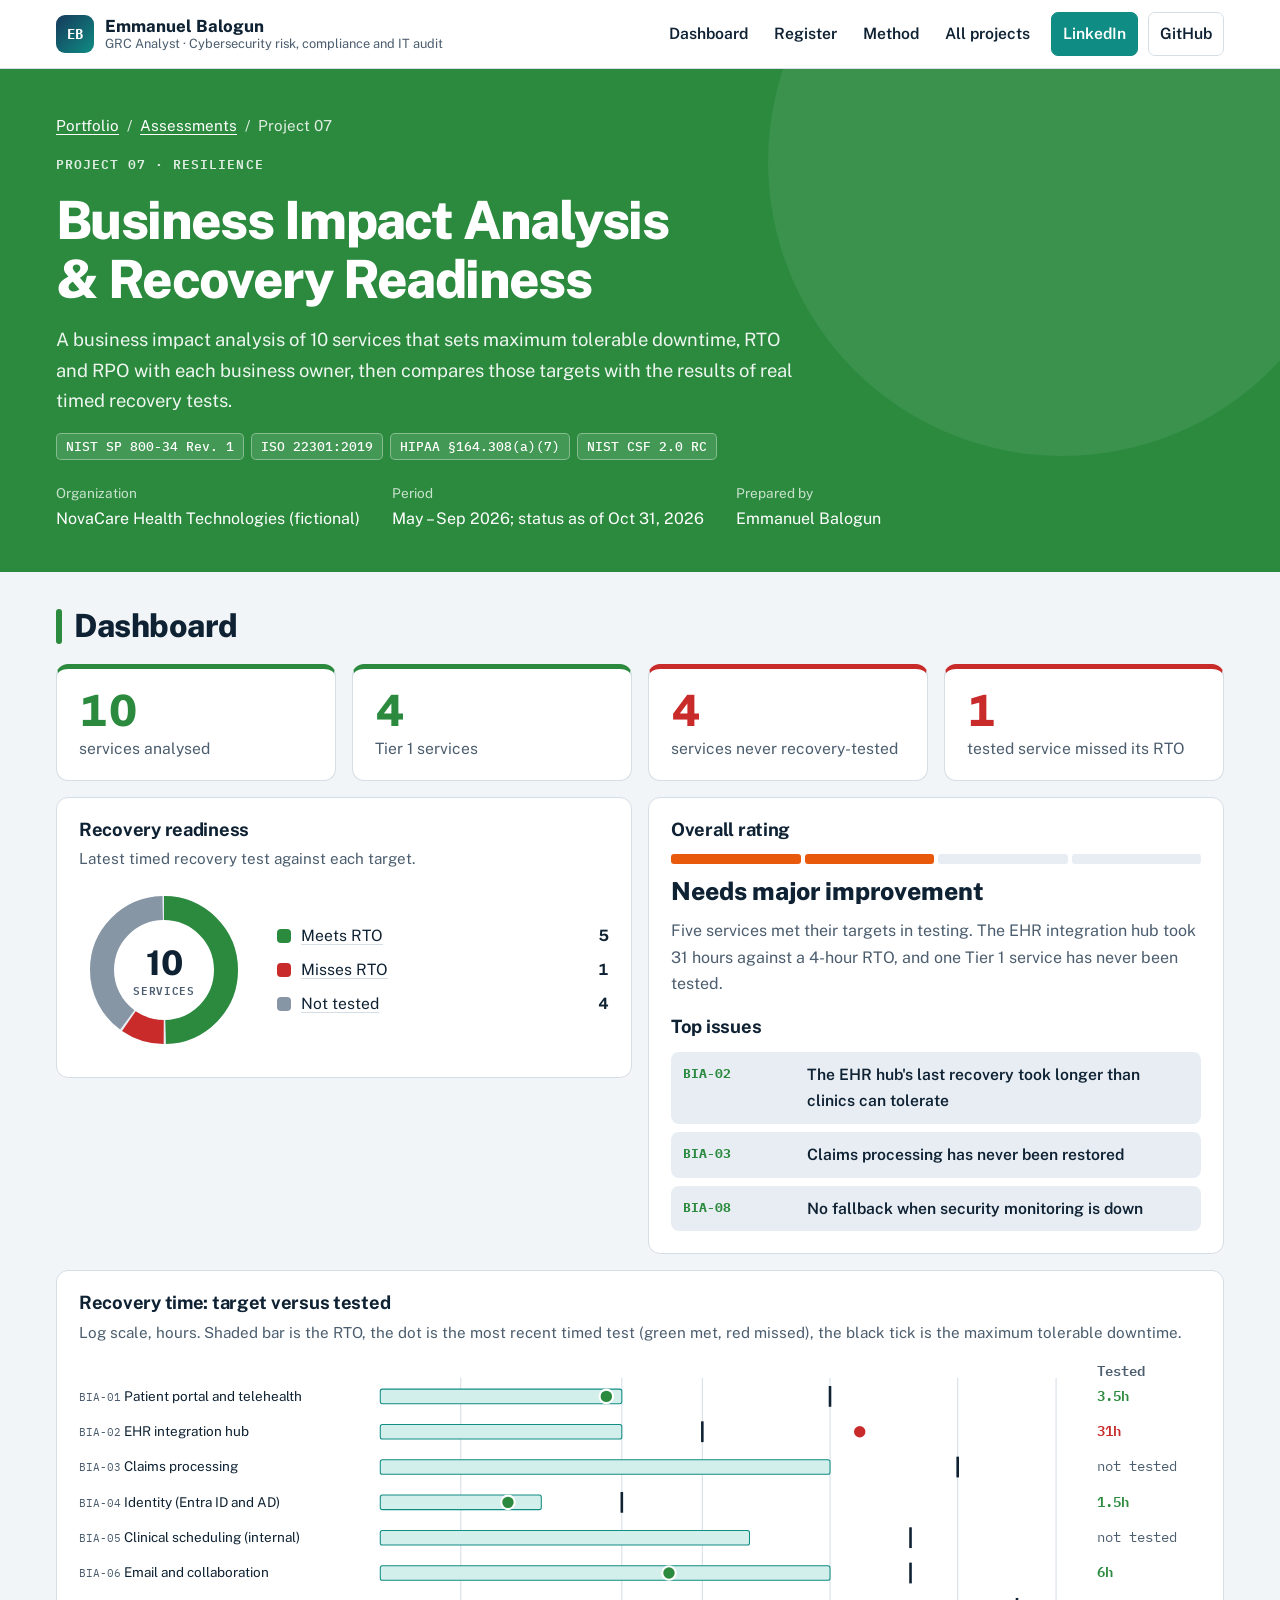
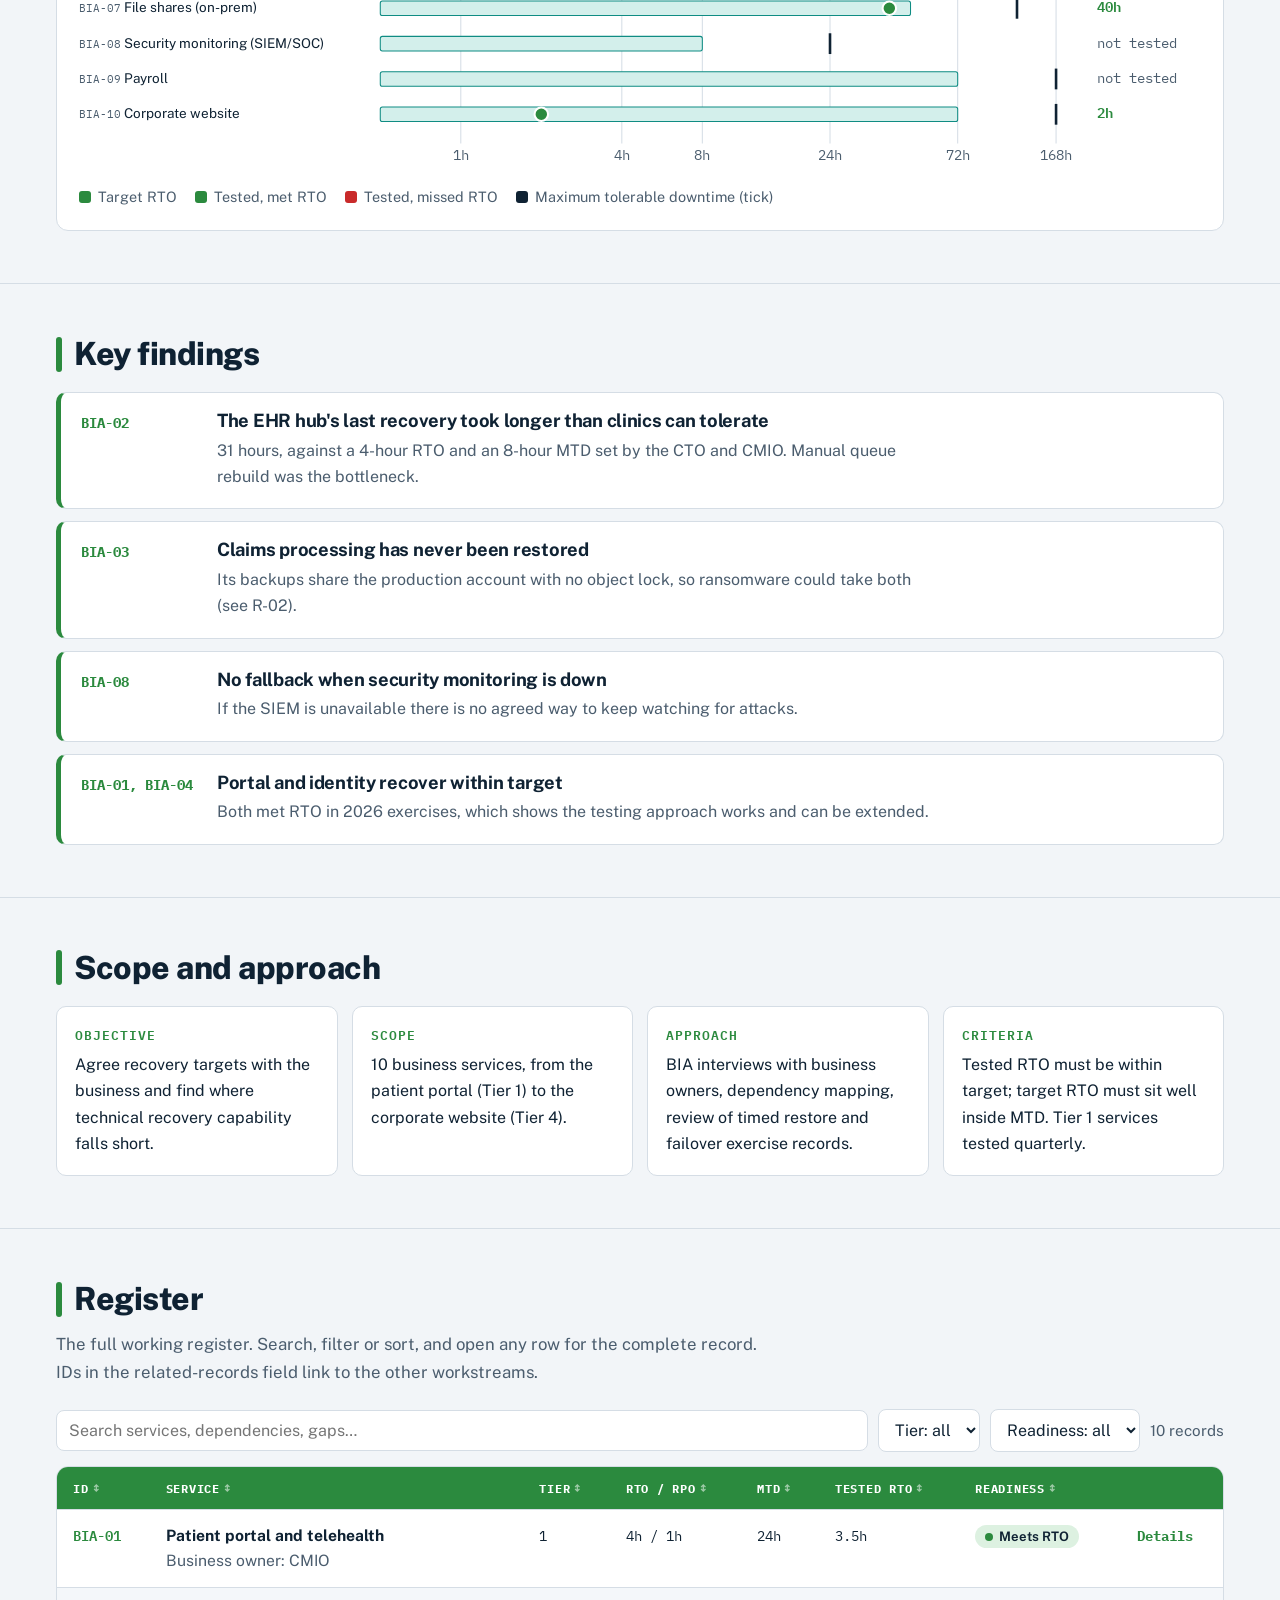
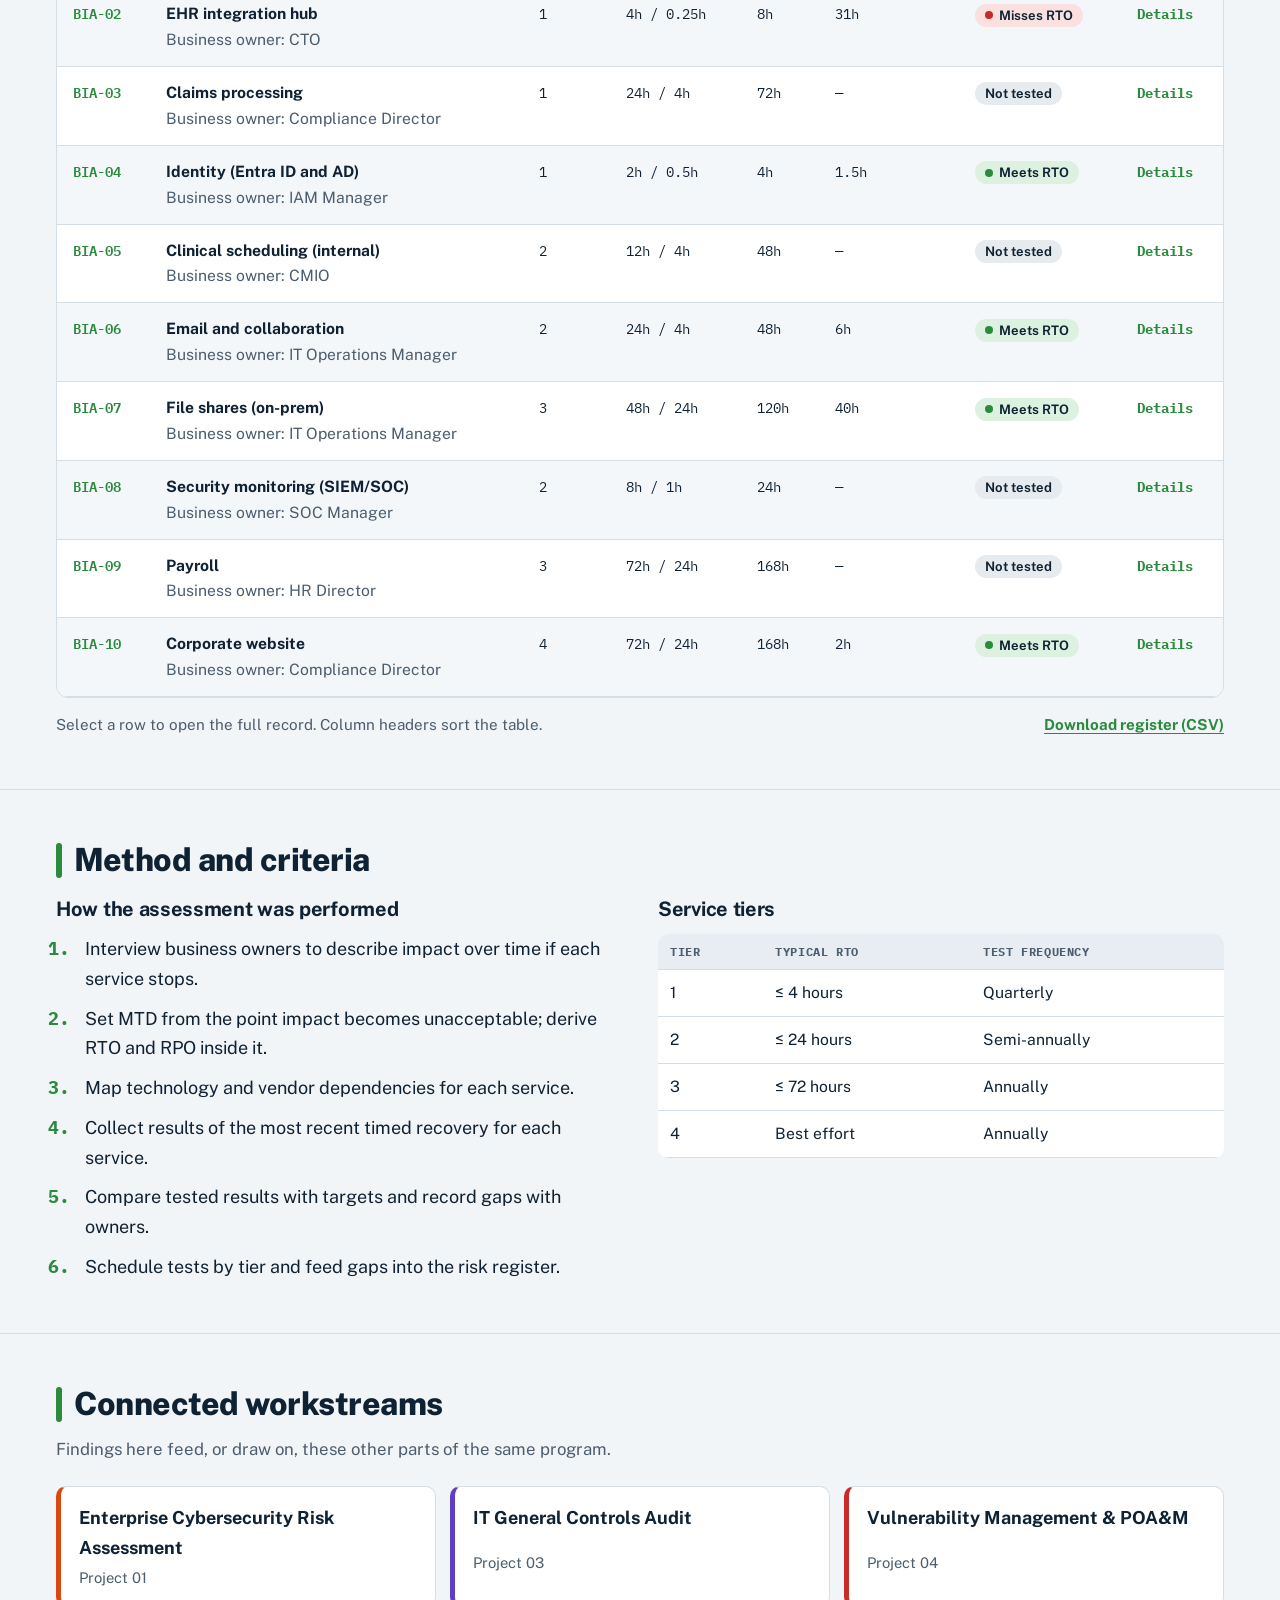
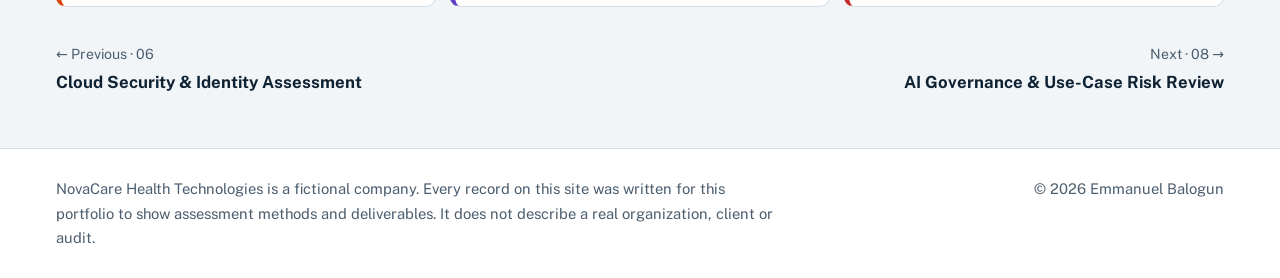
<file: projects/business-continuity/index.html>
<!doctype html>
<html lang="en">
<head>
<meta charset="utf-8">
<meta name="viewport" content="width=device-width,initial-scale=1,viewport-fit=cover">
<title>Business Impact Analysis &amp; Recovery Readiness | Emmanuel Balogun</title>
<meta name="claude:viewport-fit-sides" content="cover">
<meta name="description" content="Business Impact Analysis &amp; Recovery Readiness: A business impact analysis of 10 services that sets maximum tolerable downtime, RTO and RPO with each business owner, then compares those targets with">
<meta name="author" content="Emmanuel Balogun">
<meta property="og:type" content="website">
<meta property="og:title" content="Business Impact Analysis &amp; Recovery Readiness | Emmanuel Balogun">
<meta property="og:description" content="Business Impact Analysis &amp; Recovery Readiness: A business impact analysis of 10 services that sets maximum tolerable downtime, RTO and RPO with each business owner, then compares those targets with">
<meta property="og:url" content="https://ebalogungrc.github.io/GRC---PORTFOLIO/projects/business-continuity/">
<meta name="theme-color" content="#14212B">
<link rel="canonical" href="https://ebalogungrc.github.io/GRC---PORTFOLIO/projects/business-continuity/">
<link rel="icon" href="data:image/svg+xml,%3Csvg xmlns='http://www.w3.org/2000/svg' viewBox='0 0 32 32'%3E%3Crect width='32' height='32' rx='7' fill='%2314212B'/%3E%3Ctext x='16' y='21' font-family='monospace' font-size='13' font-weight='700' fill='%23F4F6F7' text-anchor='middle'%3EEB%3C/text%3E%3C/svg%3E">
<link rel="preconnect" href="https://fonts.googleapis.com"><link rel="preconnect" href="https://fonts.gstatic.com" crossorigin><link rel="stylesheet" href="https://fonts.googleapis.com/css2?family=IBM+Plex+Mono:wght@400;500;600&family=Public+Sans:ital,wght@0,400;0,550;0,600;0,650;0,700;0,750;0,800;1,400&display=swap">
<link rel="stylesheet" href="../../assets/site.css">
</head>
<body class="p7">
<a class="skip" href="#main">Skip to content</a>
<header class="topbar"><div class="wrap">
<a class="brand" href="../../"><span class="mark">EB</span><span><b>Emmanuel Balogun</b><small>GRC Analyst · Cybersecurity risk, compliance and IT audit</small></span></a>
<nav class="topnav" aria-label="Primary"><a href="#summary">Dashboard</a><a href="#register">Register</a><a href="#method">Method</a><a href="../../#work">All projects</a><a class="cta li" href="https://www.linkedin.com/in/emmanuel-balogun-616a0137a" target="_blank" rel="noopener">LinkedIn</a><a class="cta" href="https://github.com/ebalogunGRC" target="_blank" rel="noopener">GitHub</a></nav>
</div></header>
<main id="main">
<header class="p-head"><div class="wrap">
<nav class="crumbs" aria-label="Breadcrumb"><a href="../../">Portfolio</a><span aria-hidden="true">/</span><a href="../../#work">Assessments</a><span aria-hidden="true">/</span><span>Project 07</span></nav>
<span class="label">Project 07 · Resilience</span>
<h1>Business Impact Analysis &amp; Recovery Readiness</h1>
<p class="lede">A business impact analysis of 10 services that sets maximum tolerable downtime, RTO and RPO with each business owner, then compares those targets with the results of real timed recovery tests.</p>
<div class="chips"><span class="chip">NIST SP 800-34 Rev. 1</span><span class="chip">ISO 22301:2019</span><span class="chip">HIPAA §164.308(a)(7)</span><span class="chip">NIST CSF 2.0 RC</span></div>
<div class="p-meta"><div><span>Organization</span>NovaCare Health Technologies (fictional)</div><div><span>Period</span>May – Sep 2026; status as of Oct 31, 2026</div><div><span>Prepared by</span>Emmanuel Balogun</div></div>
</div></header>

<section class="p-section dash" id="summary" aria-labelledby="h-dash"><div class="wrap">
<h2 id="h-dash">Dashboard</h2>
<div class="kpis"><div class="kpi"><b>10</b><span>services analysed</span></div><div class="kpi"><b>4</b><span>Tier 1 services</span></div><div class="kpi warn"><b>4</b><span>services never recovery-tested</span></div><div class="kpi warn"><b>1</b><span>tested service missed its RTO</span></div></div>
<div class="dgrid-top"><div class="panel"><h3>Recovery readiness</h3><p class="sub">Latest timed recovery test against each target.</p><div class="donut-wrap"><svg viewBox="0 0 170 170" role="img" aria-label="Recovery readiness"><circle cx="85" cy="85" r="62" fill="none" stroke="var(--tint)" stroke-width="24"/><circle cx="85" cy="85" r="62" fill="none" stroke="var(--low)" stroke-width="24" stroke-dasharray="192.78 196.78" stroke-dashoffset="0.00" transform="rotate(-90 85 85)"><title>Meets RTO: 5</title></circle><circle cx="85" cy="85" r="62" fill="none" stroke="var(--crit)" stroke-width="24" stroke-dasharray="36.96 352.60" stroke-dashoffset="-194.78" transform="rotate(-90 85 85)"><title>Misses RTO: 1</title></circle><circle cx="85" cy="85" r="62" fill="none" stroke="var(--none)" stroke-width="24" stroke-dasharray="153.82 235.73" stroke-dashoffset="-233.73" transform="rotate(-90 85 85)"><title>Not tested: 4</title></circle><text x="85" y="90" text-anchor="middle" class="tot">10</text><text x="85" y="110" text-anchor="middle" class="totl">services</text></svg><ul class="dlegend"><li><i style="background:var(--low)"></i><button type="button" data-set-filter="ready:Meets RTO">Meets RTO</button><b>5</b></li><li><i style="background:var(--crit)"></i><button type="button" data-set-filter="ready:Misses RTO">Misses RTO</button><b>1</b></li><li><i style="background:var(--none)"></i><button type="button" data-set-filter="ready:Not tested">Not tested</button><b>4</b></li></ul></div></div><div class="panel"><h3>Overall rating</h3><div class="rating" style="border:0;padding:0"><div class="scale r2"><i class="on"></i><i class="on"></i><i class=""></i><i class=""></i></div><strong>Needs major improvement</strong><p>Five services met their targets in testing. The EHR integration hub took 31 hours against a 4-hour RTO, and one Tier 1 service has never been tested.</p></div><h3 style="margin-top:6px">Top issues</h3><ul class="topissues"><li><span class="ref">BIA-02</span><a href="#findings">The EHR hub&#x27;s last recovery took longer than clinics can tolerate</a></li><li><span class="ref">BIA-03</span><a href="#findings">Claims processing has never been restored</a></li><li><span class="ref">BIA-08</span><a href="#findings">No fallback when security monitoring is down</a></li></ul></div></div>
<div class="charts one">
<div class="panel"><h3>Recovery time: target versus tested</h3><p class="sub">Log scale, hours. Shaded bar is the RTO, the dot is the most recent timed test (green met, red missed), the black tick is the maximum tolerable downtime.</p><div class="chartscroll"><svg class="chart" viewBox="0 0 1080 396" role="img" aria-label="Target recovery time versus tested recovery time for each service"><text x="980" y="16" style="font-weight:600">Tested</text><line class="grid" x1="367.5" y1="18" x2="367.5" y2="370"/><text x="367.5" y="386" text-anchor="middle">1h</text><line class="grid" x1="522.5" y1="18" x2="522.5" y2="370"/><text x="522.5" y="386" text-anchor="middle">4h</text><line class="grid" x1="600.0" y1="18" x2="600.0" y2="370"/><text x="600.0" y="386" text-anchor="middle">8h</text><line class="grid" x1="722.9" y1="18" x2="722.9" y2="370"/><text x="722.9" y="386" text-anchor="middle">24h</text><line class="grid" x1="845.8" y1="18" x2="845.8" y2="370"/><text x="845.8" y="386" text-anchor="middle">72h</text><line class="grid" x1="940.5" y1="18" x2="940.5" y2="370"/><text x="940.5" y="386" text-anchor="middle">168h</text><text x="0" y="40" style="font-family:var(--body);font-size:13px;fill:var(--ink)"><tspan style="font-family:var(--mono);font-size:11px;fill:var(--muted)">BIA-01</tspan>  Patient portal and telehealth</text><rect x="290" y="29" width="232.5" height="14" rx="2" fill="var(--accent-soft)" stroke="var(--accent)" stroke-width="1"/><line x1="722.9" y1="26" x2="722.9" y2="46" stroke="var(--ink)" stroke-width="2.5"/><circle cx="507.6" cy="36" r="6.5" fill="var(--low)" stroke="var(--surface)" stroke-width="2"/><text x="980" y="40" style="fill:var(--low);font-weight:600">3.5h</text><text x="0" y="74" style="font-family:var(--body);font-size:13px;fill:var(--ink)"><tspan style="font-family:var(--mono);font-size:11px;fill:var(--muted)">BIA-02</tspan>  EHR integration hub</text><rect x="290" y="63" width="232.5" height="14" rx="2" fill="var(--accent-soft)" stroke="var(--accent)" stroke-width="1"/><line x1="600.0" y1="60" x2="600.0" y2="80" stroke="var(--ink)" stroke-width="2.5"/><circle cx="751.5" cy="70" r="6.5" fill="var(--crit)" stroke="var(--surface)" stroke-width="2"/><text x="980" y="74" style="fill:var(--crit);font-weight:600">31h</text><text x="0" y="108" style="font-family:var(--body);font-size:13px;fill:var(--ink)"><tspan style="font-family:var(--mono);font-size:11px;fill:var(--muted)">BIA-03</tspan>  Claims processing</text><rect x="290" y="97" width="432.9" height="14" rx="2" fill="var(--accent-soft)" stroke="var(--accent)" stroke-width="1"/><line x1="845.8" y1="94" x2="845.8" y2="114" stroke="var(--ink)" stroke-width="2.5"/><text x="980" y="108" style="fill:var(--muted)">not tested</text><text x="0" y="142" style="font-family:var(--body);font-size:13px;fill:var(--ink)"><tspan style="font-family:var(--mono);font-size:11px;fill:var(--muted)">BIA-04</tspan>  Identity (Entra ID and AD)</text><rect x="290" y="131" width="155.0" height="14" rx="2" fill="var(--accent-soft)" stroke="var(--accent)" stroke-width="1"/><line x1="522.5" y1="128" x2="522.5" y2="148" stroke="var(--ink)" stroke-width="2.5"/><circle cx="412.9" cy="138" r="6.5" fill="var(--low)" stroke="var(--surface)" stroke-width="2"/><text x="980" y="142" style="fill:var(--low);font-weight:600">1.5h</text><text x="0" y="176" style="font-family:var(--body);font-size:13px;fill:var(--ink)"><tspan style="font-family:var(--mono);font-size:11px;fill:var(--muted)">BIA-05</tspan>  Clinical scheduling (internal)</text><rect x="290" y="165" width="355.4" height="14" rx="2" fill="var(--accent-soft)" stroke="var(--accent)" stroke-width="1"/><line x1="800.4" y1="162" x2="800.4" y2="182" stroke="var(--ink)" stroke-width="2.5"/><text x="980" y="176" style="fill:var(--muted)">not tested</text><text x="0" y="210" style="font-family:var(--body);font-size:13px;fill:var(--ink)"><tspan style="font-family:var(--mono);font-size:11px;fill:var(--muted)">BIA-06</tspan>  Email and collaboration</text><rect x="290" y="199" width="432.9" height="14" rx="2" fill="var(--accent-soft)" stroke="var(--accent)" stroke-width="1"/><line x1="800.4" y1="196" x2="800.4" y2="216" stroke="var(--ink)" stroke-width="2.5"/><circle cx="567.9" cy="206" r="6.5" fill="var(--low)" stroke="var(--surface)" stroke-width="2"/><text x="980" y="210" style="fill:var(--low);font-weight:600">6h</text><text x="0" y="244" style="font-family:var(--body);font-size:13px;fill:var(--ink)"><tspan style="font-family:var(--mono);font-size:11px;fill:var(--muted)">BIA-07</tspan>  File shares (on-prem)</text><rect x="290" y="233" width="510.4" height="14" rx="2" fill="var(--accent-soft)" stroke="var(--accent)" stroke-width="1"/><line x1="902.9" y1="230" x2="902.9" y2="250" stroke="var(--ink)" stroke-width="2.5"/><circle cx="780.0" cy="240" r="6.5" fill="var(--low)" stroke="var(--surface)" stroke-width="2"/><text x="980" y="244" style="fill:var(--low);font-weight:600">40h</text><text x="0" y="278" style="font-family:var(--body);font-size:13px;fill:var(--ink)"><tspan style="font-family:var(--mono);font-size:11px;fill:var(--muted)">BIA-08</tspan>  Security monitoring (SIEM/SOC)</text><rect x="290" y="267" width="310.0" height="14" rx="2" fill="var(--accent-soft)" stroke="var(--accent)" stroke-width="1"/><line x1="722.9" y1="264" x2="722.9" y2="284" stroke="var(--ink)" stroke-width="2.5"/><text x="980" y="278" style="fill:var(--muted)">not tested</text><text x="0" y="312" style="font-family:var(--body);font-size:13px;fill:var(--ink)"><tspan style="font-family:var(--mono);font-size:11px;fill:var(--muted)">BIA-09</tspan>  Payroll</text><rect x="290" y="301" width="555.8" height="14" rx="2" fill="var(--accent-soft)" stroke="var(--accent)" stroke-width="1"/><line x1="940.5" y1="298" x2="940.5" y2="318" stroke="var(--ink)" stroke-width="2.5"/><text x="980" y="312" style="fill:var(--muted)">not tested</text><text x="0" y="346" style="font-family:var(--body);font-size:13px;fill:var(--ink)"><tspan style="font-family:var(--mono);font-size:11px;fill:var(--muted)">BIA-10</tspan>  Corporate website</text><rect x="290" y="335" width="555.8" height="14" rx="2" fill="var(--accent-soft)" stroke="var(--accent)" stroke-width="1"/><line x1="940.5" y1="332" x2="940.5" y2="352" stroke="var(--ink)" stroke-width="2.5"/><circle cx="445.0" cy="342" r="6.5" fill="var(--low)" stroke="var(--surface)" stroke-width="2"/><text x="980" y="346" style="fill:var(--low);font-weight:600">2h</text></svg></div>
<div class="legend"><span><i class="seg-acc"></i>Target RTO</span><span><i class="seg-low"></i>Tested, met RTO</span><span><i class="seg-crit"></i>Tested, missed RTO</span><span><i class="seg-ink"></i>Maximum tolerable downtime (tick)</span></div></div>
</div>
</div></section>

<section class="p-section" id="findings" aria-labelledby="h-concl"><div class="wrap">
<h2 id="h-concl">Key findings</h2>
<div class="keyfindings"><article><span class="ref">BIA-02</span><div><h3>The EHR hub&#x27;s last recovery took longer than clinics can tolerate</h3><p>31 hours, against a 4-hour RTO and an 8-hour MTD set by the CTO and CMIO. Manual queue rebuild was the bottleneck.</p></div></article><article><span class="ref">BIA-03</span><div><h3>Claims processing has never been restored</h3><p>Its backups share the production account with no object lock, so ransomware could take both (see R-02).</p></div></article><article><span class="ref">BIA-08</span><div><h3>No fallback when security monitoring is down</h3><p>If the SIEM is unavailable there is no agreed way to keep watching for attacks.</p></div></article><article><span class="ref">BIA-01, BIA-04</span><div><h3>Portal and identity recover within target</h3><p>Both met RTO in 2026 exercises, which shows the testing approach works and can be extended.</p></div></article></div>
</div></section>

<section class="p-section" aria-labelledby="h-scope"><div class="wrap">
<h2 id="h-scope">Scope and approach</h2>
<div class="glance"><div><span class="label">Objective</span><p>Agree recovery targets with the business and find where technical recovery capability falls short.</p></div><div><span class="label">Scope</span><p>10 business services, from the patient portal (Tier 1) to the corporate website (Tier 4).</p></div><div><span class="label">Approach</span><p>BIA interviews with business owners, dependency mapping, review of timed restore and failover exercise records.</p></div><div><span class="label">Criteria</span><p>Tested RTO must be within target; target RTO must sit well inside MTD. Tier 1 services tested quarterly.</p></div></div>
</div></section>

<section class="p-section" id="register" aria-labelledby="h-reg"><div class="wrap">
<h2 id="h-reg">Register</h2>
<p class="sub">The full working register. Search, filter or sort, and open any row for the complete record. IDs in the related-records field link to the other workstreams.</p>
<div data-register>
<div class="toolbar">
<input type="search" id="reg-search" data-search placeholder="Search services, dependencies, gaps…" aria-label="Search the register">
<select id="f-tier" data-filter="tier" aria-label="Tier"><option value="">Tier: all</option><option value="1">1</option><option value="2">2</option><option value="3">3</option><option value="4">4</option></select><select id="f-ready" data-filter="ready" aria-label="Readiness"><option value="">Readiness: all</option><option value="Meets RTO">Meets RTO</option><option value="Misses RTO">Misses RTO</option><option value="Not tested">Not tested</option></select>
<button type="button" class="btn ghost small" data-clear hidden>Clear filters</button>
<span class="count" data-count aria-live="polite">10 services</span>
</div>
<div class="tablewrap"><table class="reg"><thead><tr><th scope="col" data-key="id">ID</th><th scope="col" data-key="service">Service</th><th scope="col" data-key="tier" data-numeric>Tier</th><th scope="col" data-key="rto" data-numeric>RTO / RPO</th><th scope="col" data-key="mtd" data-numeric>MTD</th><th scope="col" data-key="trto" data-numeric>Tested RTO</th><th scope="col" data-key="ready">Readiness</th><th scope="col"><span class="sr-only">Details</span></th></tr></thead><tbody>
<tr class="row" data-tier="1" data-ready="Meets RTO" data-s-id="BIA-01" data-s-service="Patient portal and telehealth" data-s-tier="1" data-s-rto="4" data-s-mtd="24" data-s-trto="3.5" data-s-ready="Meets RTO"><td class="id">BIA-01</td><td class=""><b>Patient portal and telehealth</b><br><span class="muted">Business owner: CMIO</span></td><td class="n"><span class="mono">1</span></td><td class="n"><span class="mono">4h / 1h</span></td><td class="n"><span class="mono">24h</span></td><td class="n"><span class="mono">3.5h</span></td><td class=""><span class="pill low">Meets RTO</span></td><td><button type="button" class="xbtn" aria-expanded="false">Details</button></td></tr><tr class="detail"><td colspan="8"><div class="dgrid"><div class=""><span class="label">Impact if unavailable</span><p>Patients cannot book or attend virtual visits; clinics fall back to phone scheduling.</p></div><div class=""><span class="label">Dependencies</span><p>AWS us-west-2, Entra ID B2C, Calendra widget, CloudFront</p></div><div class=""><span class="label">Last timed test</span><p>Sep 18, 2026 · tested RPO 0.25h</p></div><div class=""><span class="label">Recovery owner · due</span><p>BCDR Manager · —</p></div><div class="wide"><span class="label">Gap and action</span><p>Met RTO and RPO in the September exercise. Single-region dependency accepted under R-16.</p></div><div class=""><span class="label">Related records</span><p><a href="../risk-assessment/">R-16</a></p></div></div></td></tr><tr class="row" data-tier="1" data-ready="Misses RTO" data-s-id="BIA-02" data-s-service="EHR integration hub" data-s-tier="1" data-s-rto="4" data-s-mtd="8" data-s-trto="31" data-s-ready="Misses RTO"><td class="id">BIA-02</td><td class=""><b>EHR integration hub</b><br><span class="muted">Business owner: CTO</span></td><td class="n"><span class="mono">1</span></td><td class="n"><span class="mono">4h / 0.25h</span></td><td class="n"><span class="mono">8h</span></td><td class="n"><span class="mono">31h</span></td><td class=""><span class="pill crit">Misses RTO</span></td><td><button type="button" class="xbtn" aria-expanded="false">Details</button></td></tr><tr class="detail"><td colspan="8"><div class="dgrid"><div class=""><span class="label">Impact if unavailable</span><p>Lab results and referrals stop flowing to 45 clinics; patient-safety risk after about 8 hours.</p></div><div class=""><span class="label">Dependencies</span><p>RDS (PostgreSQL), Amazon MQ, Clinilink VPN, Terraform state</p></div><div class=""><span class="label">Last timed test</span><p>Aug 22, 2026 · tested RPO 2h</p></div><div class=""><span class="label">Recovery owner · due</span><p>BCDR Manager · Apr 30, 2027</p></div><div class="wide"><span class="label">Gap and action</span><p>Missed RTO by 27 hours. Message-queue rebuild was manual and undocumented. Codify in Terraform and retest quarterly.</p></div><div class=""><span class="label">Related records</span><p><a href="../risk-assessment/">R-13</a>, <a href="../it-audit/">ITGC-09</a></p></div></div></td></tr><tr class="row" data-tier="1" data-ready="Not tested" data-s-id="BIA-03" data-s-service="Claims processing" data-s-tier="1" data-s-rto="24" data-s-mtd="72" data-s-trto="-1" data-s-ready="Not tested"><td class="id">BIA-03</td><td class=""><b>Claims processing</b><br><span class="muted">Business owner: Compliance Director</span></td><td class="n"><span class="mono">1</span></td><td class="n"><span class="mono">24h / 4h</span></td><td class="n"><span class="mono">72h</span></td><td class="n"><span class="mono">—</span></td><td class=""><span class="pill plain">Not tested</span></td><td><button type="button" class="xbtn" aria-expanded="false">Details</button></td></tr><tr class="detail"><td colspan="8"><div class="dgrid"><div class=""><span class="label">Impact if unavailable</span><p>Clinic reimbursements delayed; contractual penalties after 3 days.</p></div><div class=""><span class="label">Dependencies</span><p>claims-db (RDS), Windows batch scheduler (2012 R2), clearinghouse SFTP</p></div><div class=""><span class="label">Last timed test</span><p>Never tested</p></div><div class=""><span class="label">Recovery owner · due</span><p>BCDR Manager · Jan 31, 2027</p></div><div class="wide"><span class="label">Gap and action</span><p>Never tested. Backups share the production account with no object lock. Isolate backups and run first timed restore.</p></div><div class=""><span class="label">Related records</span><p><a href="../risk-assessment/">R-02</a>, <a href="../vulnerability-management/">VM-05</a></p></div></div></td></tr><tr class="row" data-tier="1" data-ready="Meets RTO" data-s-id="BIA-04" data-s-service="Identity (Entra ID and AD)" data-s-tier="1" data-s-rto="2" data-s-mtd="4" data-s-trto="1.5" data-s-ready="Meets RTO"><td class="id">BIA-04</td><td class=""><b>Identity (Entra ID and AD)</b><br><span class="muted">Business owner: IAM Manager</span></td><td class="n"><span class="mono">1</span></td><td class="n"><span class="mono">2h / 0.5h</span></td><td class="n"><span class="mono">4h</span></td><td class="n"><span class="mono">1.5h</span></td><td class=""><span class="pill low">Meets RTO</span></td><td><button type="button" class="xbtn" aria-expanded="false">Details</button></td></tr><tr class="detail"><td colspan="8"><div class="dgrid"><div class=""><span class="label">Impact if unavailable</span><p>No staff can sign in to any system.</p></div><div class=""><span class="label">Dependencies</span><p>Microsoft cloud, 2 on-prem domain controllers</p></div><div class=""><span class="label">Last timed test</span><p>Jun 11, 2026 · tested RPO 0h</p></div><div class=""><span class="label">Recovery owner · due</span><p>IAM Manager · Jun 30, 2027</p></div><div class="wide"><span class="label">Gap and action</span><p>Met RTO. AD forest recovery procedure not rehearsed since 2024; add to the 2027 exercise plan.</p></div><div class=""><span class="label">Related records</span><p>—</p></div></div></td></tr><tr class="row" data-tier="2" data-ready="Not tested" data-s-id="BIA-05" data-s-service="Clinical scheduling (internal)" data-s-tier="2" data-s-rto="12" data-s-mtd="48" data-s-trto="-1" data-s-ready="Not tested"><td class="id">BIA-05</td><td class=""><b>Clinical scheduling (internal)</b><br><span class="muted">Business owner: CMIO</span></td><td class="n"><span class="mono">2</span></td><td class="n"><span class="mono">12h / 4h</span></td><td class="n"><span class="mono">48h</span></td><td class="n"><span class="mono">—</span></td><td class=""><span class="pill plain">Not tested</span></td><td><button type="button" class="xbtn" aria-expanded="false">Details</button></td></tr><tr class="detail"><td colspan="8"><div class="dgrid"><div class=""><span class="label">Impact if unavailable</span><p>Clinicians lose visibility of daily schedules; manual workarounds possible for 2 days.</p></div><div class=""><span class="label">Dependencies</span><p>SaaS scheduling platform, Entra SSO</p></div><div class=""><span class="label">Last timed test</span><p>Never tested</p></div><div class=""><span class="label">Recovery owner · due</span><p>BCDR Manager · Feb 28, 2027</p></div><div class="wide"><span class="label">Gap and action</span><p>Never tested. No exported offline schedule. Add a nightly PDF export to SharePoint.</p></div><div class=""><span class="label">Related records</span><p>—</p></div></div></td></tr><tr class="row" data-tier="2" data-ready="Meets RTO" data-s-id="BIA-06" data-s-service="Email and collaboration" data-s-tier="2" data-s-rto="24" data-s-mtd="48" data-s-trto="6" data-s-ready="Meets RTO"><td class="id">BIA-06</td><td class=""><b>Email and collaboration</b><br><span class="muted">Business owner: IT Operations Manager</span></td><td class="n"><span class="mono">2</span></td><td class="n"><span class="mono">24h / 4h</span></td><td class="n"><span class="mono">48h</span></td><td class="n"><span class="mono">6h</span></td><td class=""><span class="pill low">Meets RTO</span></td><td><button type="button" class="xbtn" aria-expanded="false">Details</button></td></tr><tr class="detail"><td colspan="8"><div class="dgrid"><div class=""><span class="label">Impact if unavailable</span><p>Internal communication degraded; Teams and SMS fallback available.</p></div><div class=""><span class="label">Dependencies</span><p>Microsoft 365</p></div><div class=""><span class="label">Last timed test</span><p>May 7, 2026 · tested RPO 0h</p></div><div class=""><span class="label">Recovery owner · due</span><p>IT Operations Manager · —</p></div><div class="wide"><span class="label">Gap and action</span><p>Met. Communication tree tested in May.</p></div><div class=""><span class="label">Related records</span><p>—</p></div></div></td></tr><tr class="row" data-tier="3" data-ready="Meets RTO" data-s-id="BIA-07" data-s-service="File shares (on-prem)" data-s-tier="3" data-s-rto="48" data-s-mtd="120" data-s-trto="40" data-s-ready="Meets RTO"><td class="id">BIA-07</td><td class=""><b>File shares (on-prem)</b><br><span class="muted">Business owner: IT Operations Manager</span></td><td class="n"><span class="mono">3</span></td><td class="n"><span class="mono">48h / 24h</span></td><td class="n"><span class="mono">120h</span></td><td class="n"><span class="mono">40h</span></td><td class=""><span class="pill low">Meets RTO</span></td><td><button type="button" class="xbtn" aria-expanded="false">Details</button></td></tr><tr class="detail"><td colspan="8"><div class="dgrid"><div class=""><span class="label">Impact if unavailable</span><p>Departmental documents unavailable; low clinical impact.</p></div><div class=""><span class="label">Dependencies</span><p>fs-01/02, Vaultline Backup</p></div><div class=""><span class="label">Last timed test</span><p>Mar 26, 2026 · tested RPO 24h</p></div><div class=""><span class="label">Recovery owner · due</span><p>IT Operations Manager · —</p></div><div class="wide"><span class="label">Gap and action</span><p>Met, with 8 hours to spare. Vendor key custody issue tracked under TPR-04.</p></div><div class=""><span class="label">Related records</span><p><a href="../third-party-risk/">TPR-04</a></p></div></div></td></tr><tr class="row" data-tier="2" data-ready="Not tested" data-s-id="BIA-08" data-s-service="Security monitoring (SIEM/SOC)" data-s-tier="2" data-s-rto="8" data-s-mtd="24" data-s-trto="-1" data-s-ready="Not tested"><td class="id">BIA-08</td><td class=""><b>Security monitoring (SIEM/SOC)</b><br><span class="muted">Business owner: SOC Manager</span></td><td class="n"><span class="mono">2</span></td><td class="n"><span class="mono">8h / 1h</span></td><td class="n"><span class="mono">24h</span></td><td class="n"><span class="mono">—</span></td><td class=""><span class="pill plain">Not tested</span></td><td><button type="button" class="xbtn" aria-expanded="false">Details</button></td></tr><tr class="detail"><td colspan="8"><div class="dgrid"><div class=""><span class="label">Impact if unavailable</span><p>Attacks go undetected during an outage; no direct patient impact.</p></div><div class=""><span class="label">Dependencies</span><p>SIEM SaaS, Brightwire MSSP, log forwarders</p></div><div class=""><span class="label">Last timed test</span><p>Never tested</p></div><div class=""><span class="label">Recovery owner · due</span><p>SOC Manager · Mar 31, 2027</p></div><div class="wide"><span class="label">Gap and action</span><p>Never tested. No documented fallback if the SIEM is down. Agree a manual EDR-console procedure with Brightwire.</p></div><div class=""><span class="label">Related records</span><p><a href="../third-party-risk/">TPR-08</a></p></div></div></td></tr><tr class="row" data-tier="3" data-ready="Not tested" data-s-id="BIA-09" data-s-service="Payroll" data-s-tier="3" data-s-rto="72" data-s-mtd="168" data-s-trto="-1" data-s-ready="Not tested"><td class="id">BIA-09</td><td class=""><b>Payroll</b><br><span class="muted">Business owner: HR Director</span></td><td class="n"><span class="mono">3</span></td><td class="n"><span class="mono">72h / 24h</span></td><td class="n"><span class="mono">168h</span></td><td class="n"><span class="mono">—</span></td><td class=""><span class="pill plain">Not tested</span></td><td><button type="button" class="xbtn" aria-expanded="false">Details</button></td></tr><tr class="detail"><td colspan="8"><div class="dgrid"><div class=""><span class="label">Impact if unavailable</span><p>Payroll can run one cycle late by manual file; legal deadline sets the MTD.</p></div><div class=""><span class="label">Dependencies</span><p>Paylane Payroll (SaaS)</p></div><div class=""><span class="label">Last timed test</span><p>Never tested</p></div><div class=""><span class="label">Recovery owner · due</span><p>HR Director · Mar 31, 2027</p></div><div class="wide"><span class="label">Gap and action</span><p>Vendor-hosted. Confirm Paylane&#x27;s own DR test results annually instead of testing internally.</p></div><div class=""><span class="label">Related records</span><p><a href="../third-party-risk/">TPR-05</a></p></div></div></td></tr><tr class="row" data-tier="4" data-ready="Meets RTO" data-s-id="BIA-10" data-s-service="Corporate website" data-s-tier="4" data-s-rto="72" data-s-mtd="168" data-s-trto="2" data-s-ready="Meets RTO"><td class="id">BIA-10</td><td class=""><b>Corporate website</b><br><span class="muted">Business owner: Compliance Director</span></td><td class="n"><span class="mono">4</span></td><td class="n"><span class="mono">72h / 24h</span></td><td class="n"><span class="mono">168h</span></td><td class="n"><span class="mono">2h</span></td><td class=""><span class="pill low">Meets RTO</span></td><td><button type="button" class="xbtn" aria-expanded="false">Details</button></td></tr><tr class="detail"><td colspan="8"><div class="dgrid"><div class=""><span class="label">Impact if unavailable</span><p>Brand impact only; patients use the portal directly.</p></div><div class=""><span class="label">Dependencies</span><p>CloudFront, S3 static hosting</p></div><div class=""><span class="label">Last timed test</span><p>Apr 15, 2026 · tested RPO 0h</p></div><div class=""><span class="label">Recovery owner · due</span><p>Cloud Platform Lead · —</p></div><div class="wide"><span class="label">Gap and action</span><p>Met. Static site redeploys from Git in minutes.</p></div><div class=""><span class="label">Related records</span><p>—</p></div></div></td></tr>
</tbody></table></div>
<div class="reg-foot"><span>Select a row to open the full record. Column headers sort the table.</span><a href="../../downloads/07-bia-recovery.csv" download>Download register (CSV)</a></div>
</div>
</div></section>

<section class="p-section" id="method" aria-labelledby="h-method"><div class="wrap">
<h2 id="h-method">Method and criteria</h2>
<div class="method"><div><h3>How the assessment was performed</h3><ol><li>Interview business owners to describe impact over time if each service stops.</li><li>Set MTD from the point impact becomes unacceptable; derive RTO and RPO inside it.</li><li>Map technology and vendor dependencies for each service.</li><li>Collect results of the most recent timed recovery for each service.</li><li>Compare tested results with targets and record gaps with owners.</li><li>Schedule tests by tier and feed gaps into the risk register.</li></ol></div><div><h3>Service tiers</h3><div class="chartscroll"><table><thead><tr><th>Tier</th><th>Typical RTO</th><th>Test frequency</th></tr></thead><tbody><tr><td>1</td><td>≤ 4 hours</td><td>Quarterly</td></tr><tr><td>2</td><td>≤ 24 hours</td><td>Semi-annually</td></tr><tr><td>3</td><td>≤ 72 hours</td><td>Annually</td></tr><tr><td>4</td><td>Best effort</td><td>Annually</td></tr></tbody></table></div></div></div>
</div></section>

<section class="p-section" aria-labelledby="h-rel"><div class="wrap">
<h2 id="h-rel">Connected workstreams</h2>
<p class="sub">Findings here feed, or draw on, these other parts of the same program.</p>
<div class="related"><a style="--rc:var(--p1)" href="../risk-assessment/"><b>Enterprise Cybersecurity Risk Assessment</b><span>Project 01</span></a><a style="--rc:var(--p3)" href="../it-audit/"><b>IT General Controls Audit</b><span>Project 03</span></a><a style="--rc:var(--p4)" href="../vulnerability-management/"><b>Vulnerability Management &amp; POA&amp;M</b><span>Project 04</span></a></div>
<div style="margin-top:36px" class="pager"><a href="../cloud-iam/"><span>← Previous · 06</span>Cloud Security &amp; Identity Assessment</a><a class="next" href="../ai-governance/"><span>Next · 08 →</span>AI Governance &amp; Use-Case Risk Review</a></div>
</div></section>
</main>
<footer class="site"><div class="wrap"><p>NovaCare Health Technologies is a fictional company. Every record on this site was written for this portfolio to show assessment methods and deliverables. It does not describe a real organization, client or audit.</p><p>© 2026 Emmanuel Balogun</p></div></footer>
<script src="../../assets/site.js" defer></script>
</body>
</html>
</file>
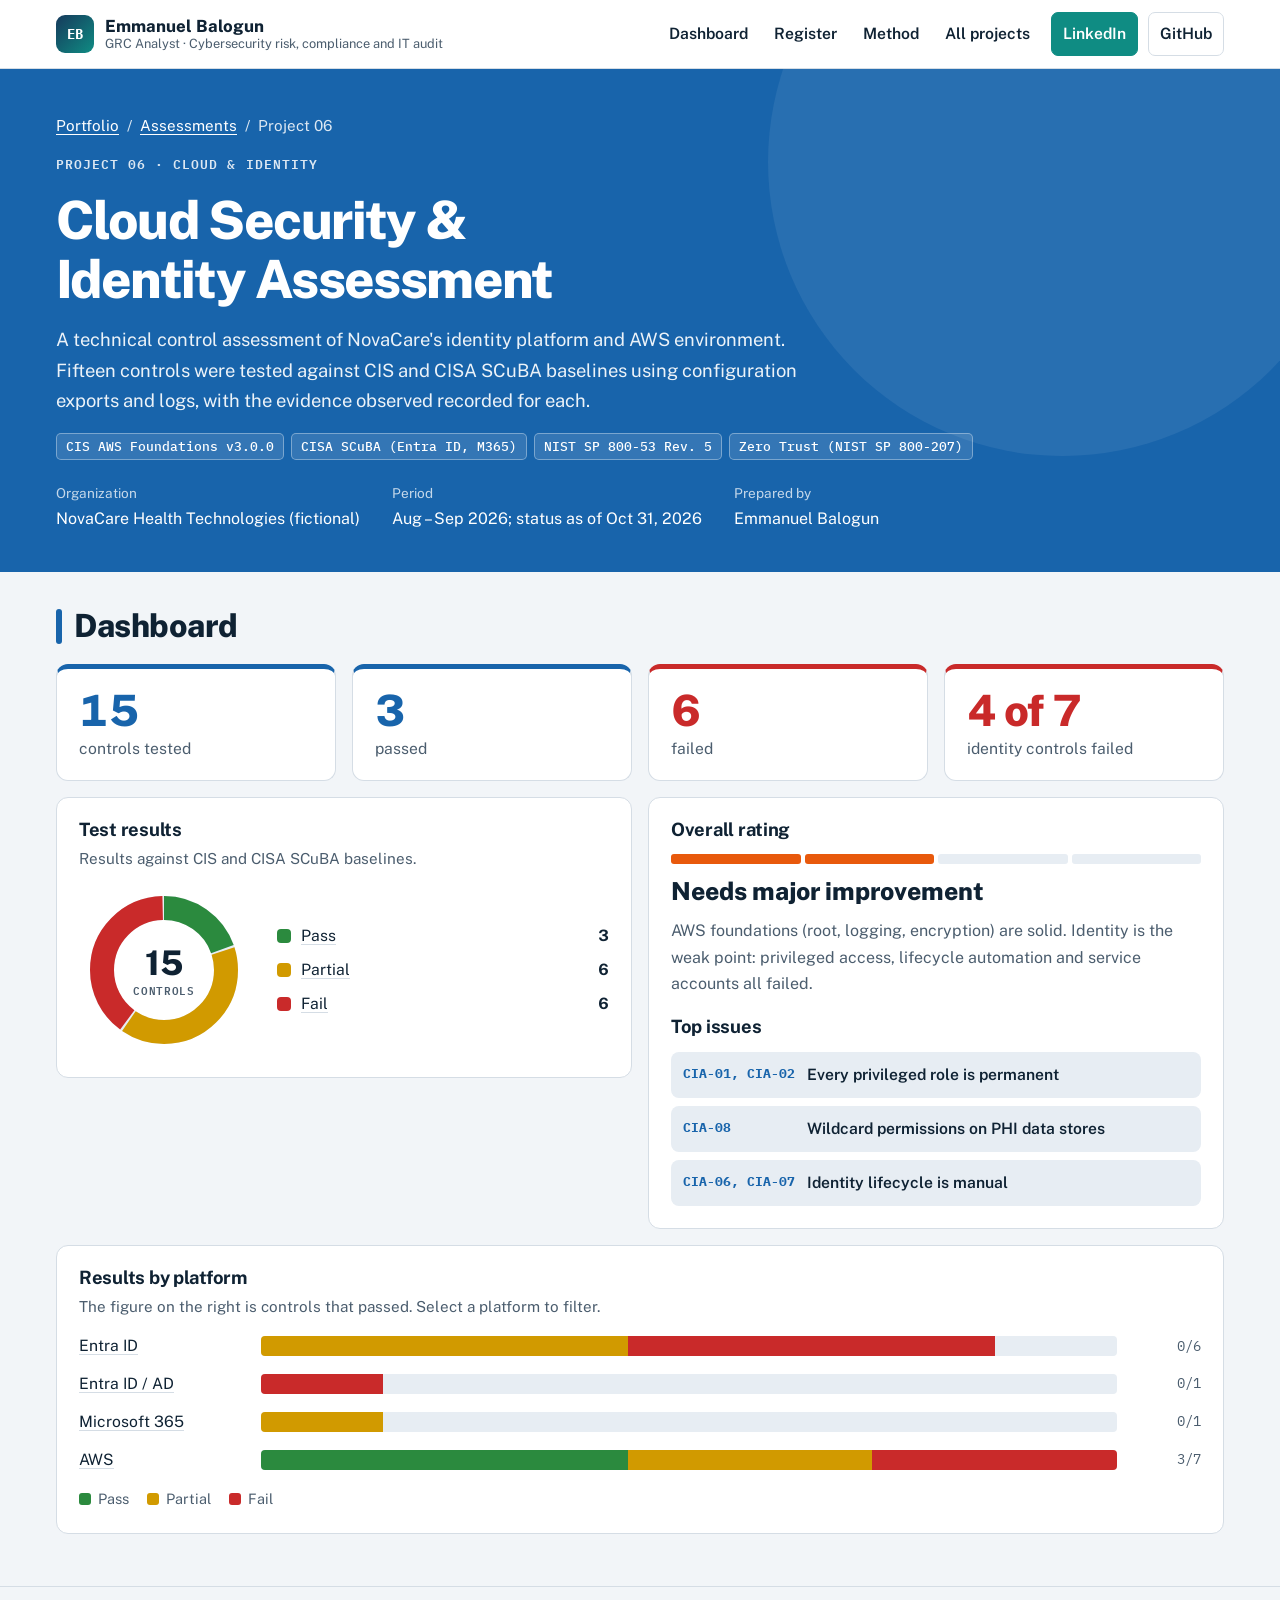
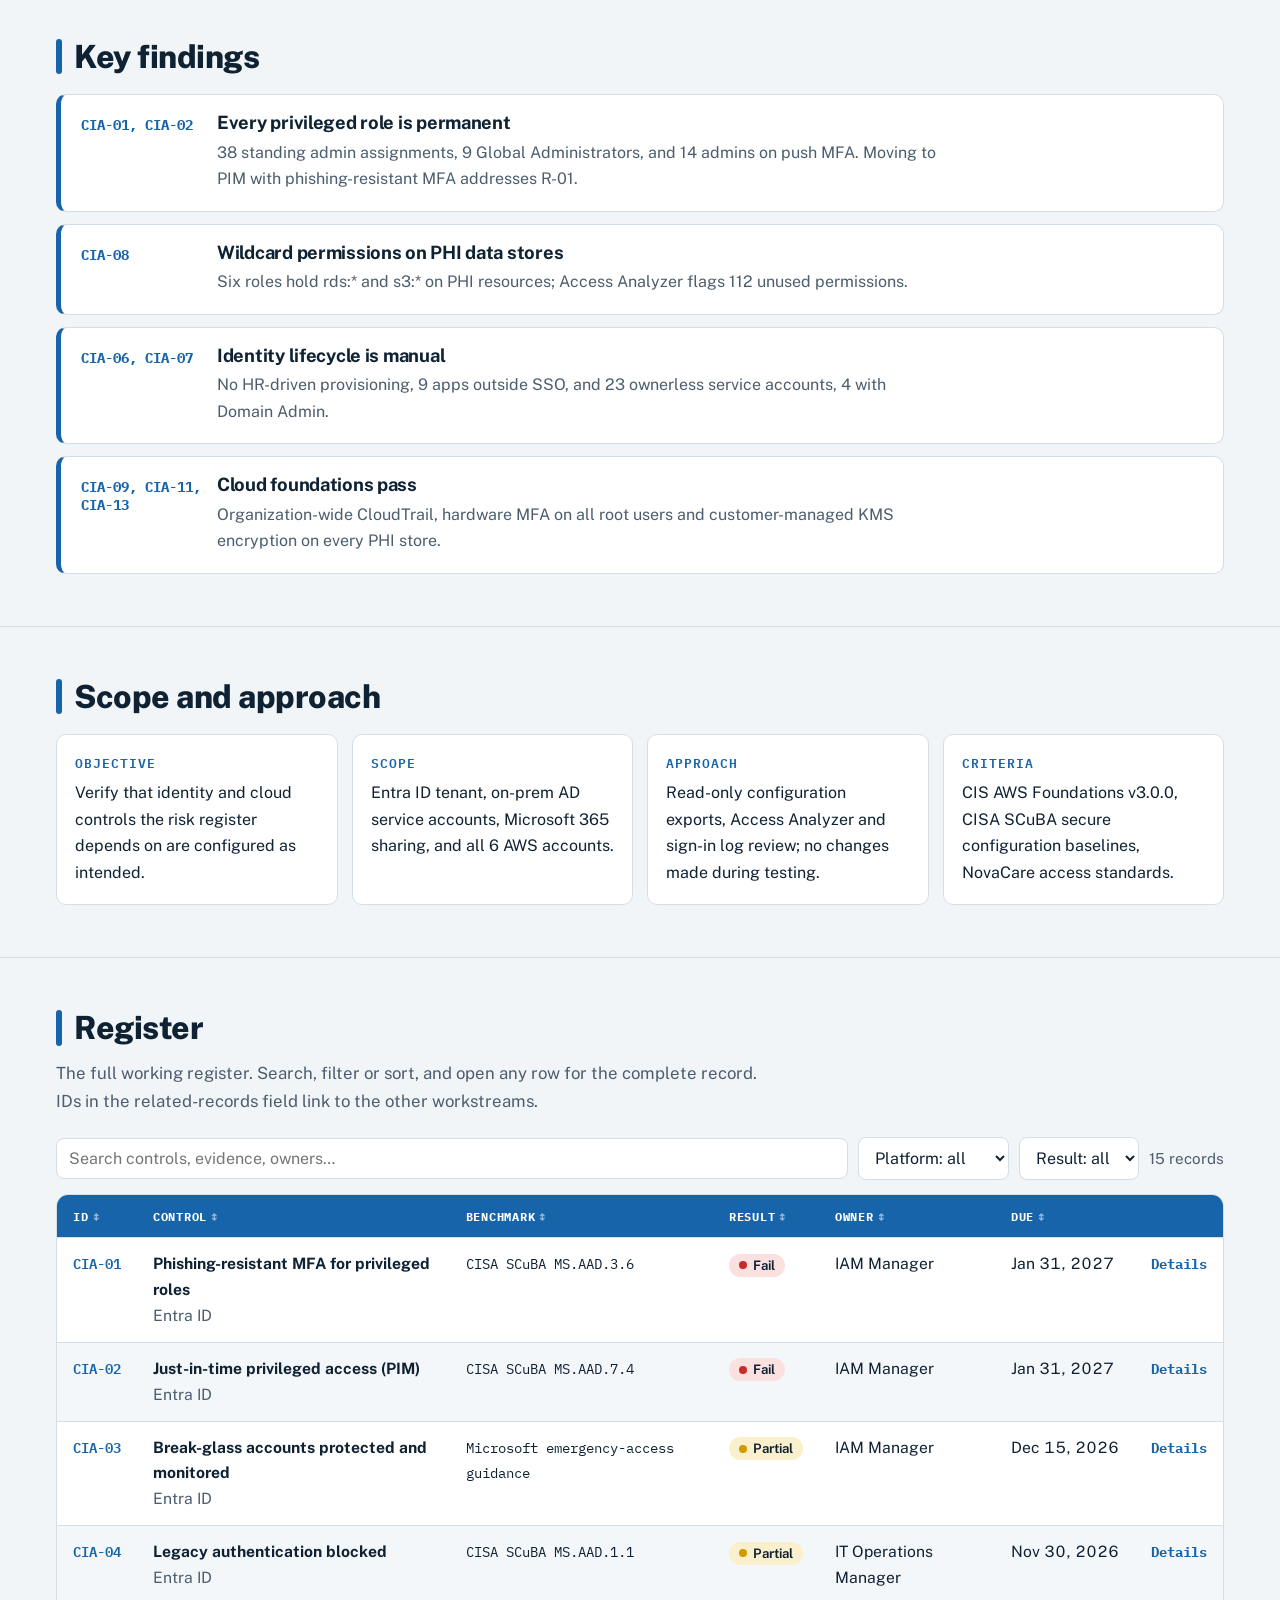
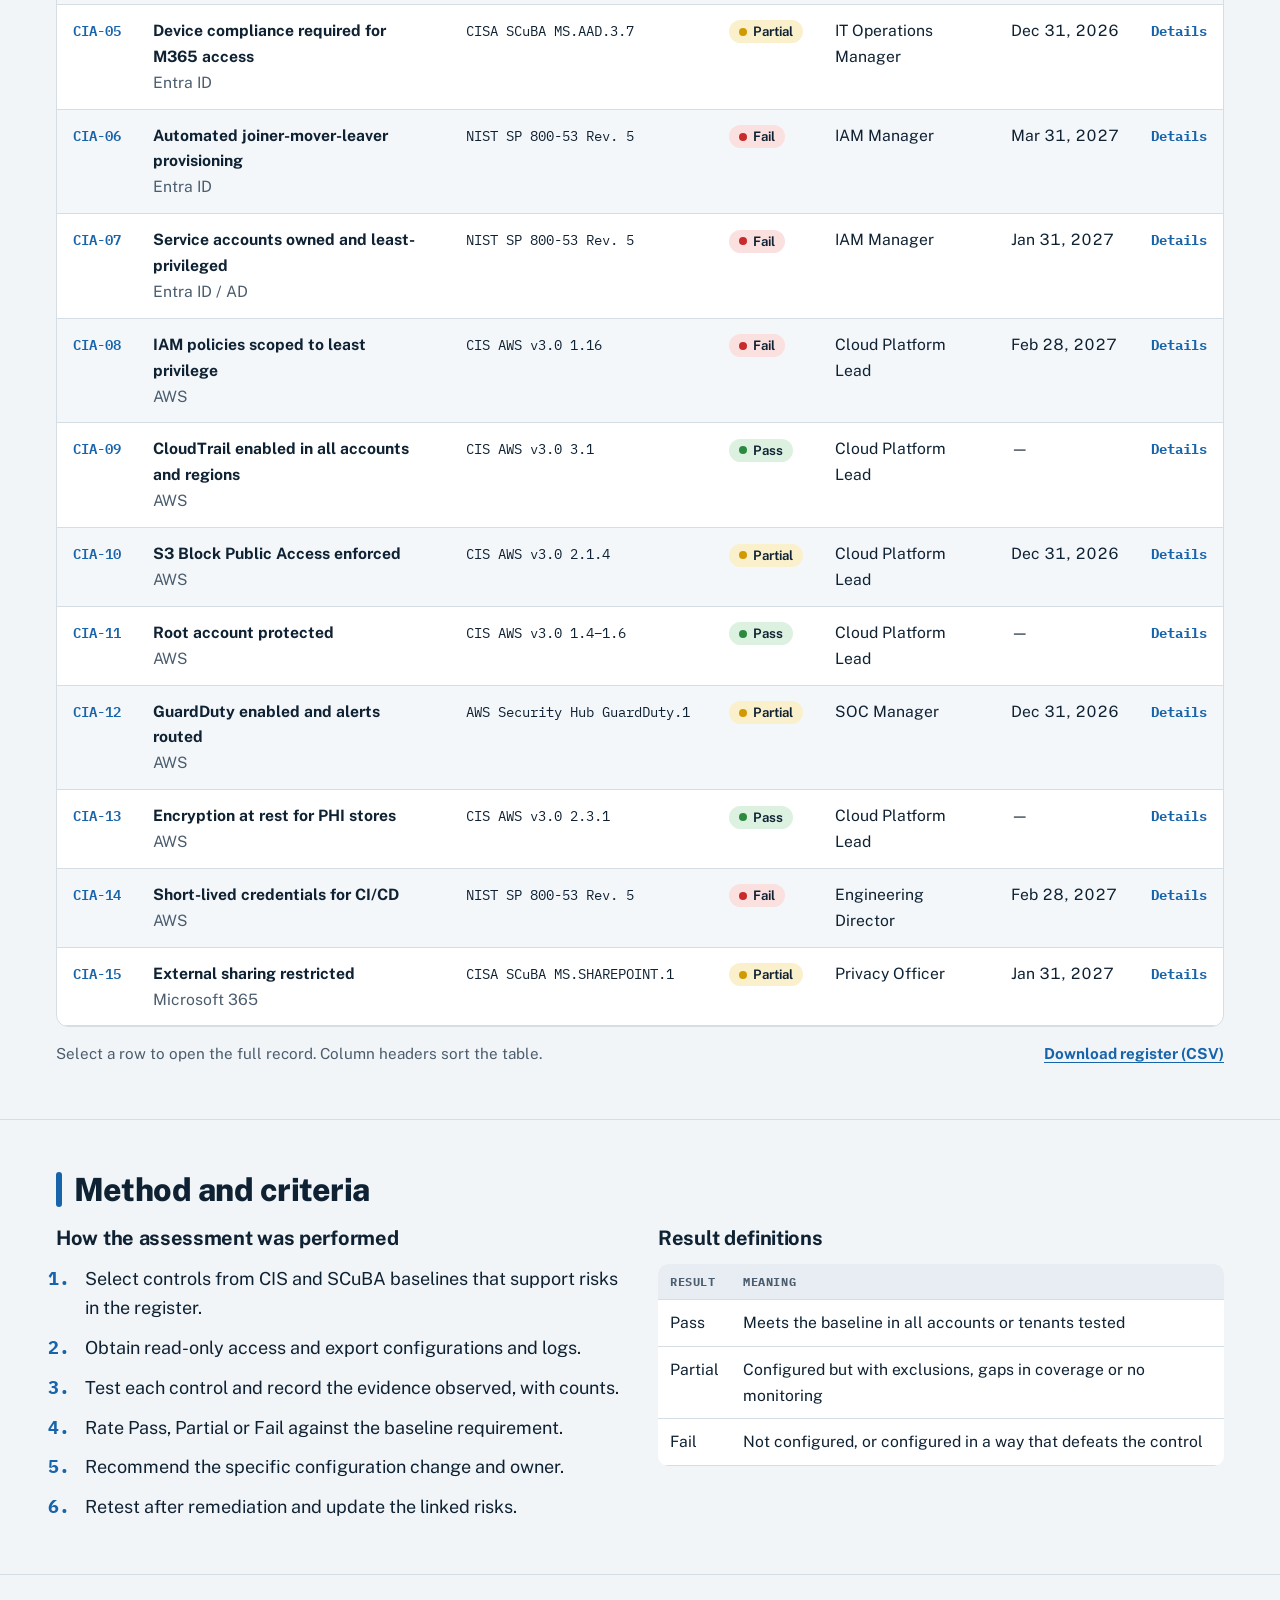
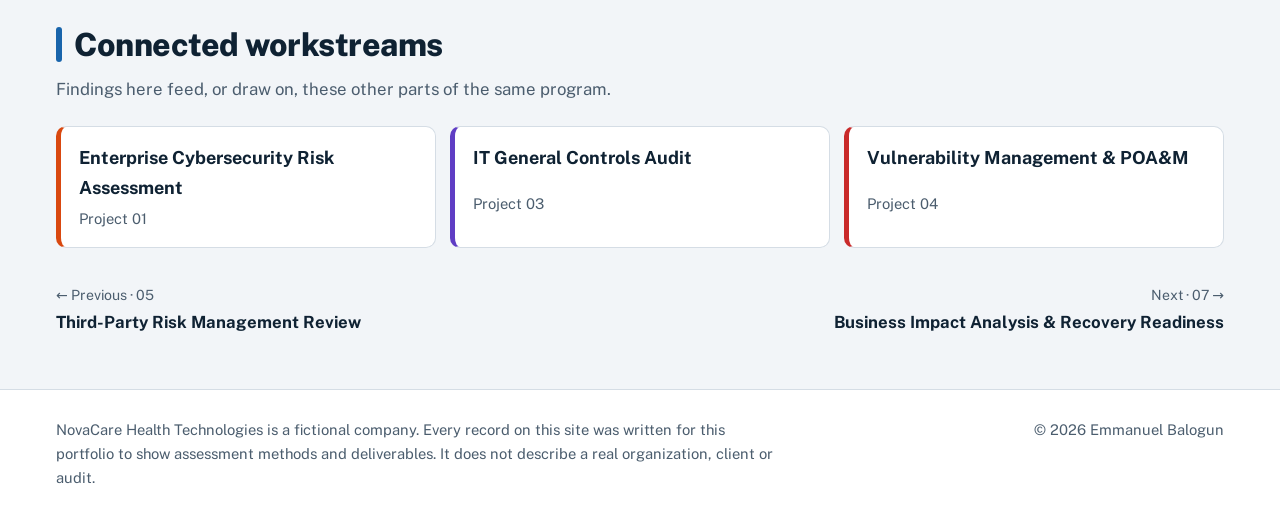
<file: projects/cloud-iam/index.html>
<!doctype html>
<html lang="en">
<head>
<meta charset="utf-8">
<meta name="viewport" content="width=device-width,initial-scale=1,viewport-fit=cover">
<title>Cloud Security &amp; Identity Assessment | Emmanuel Balogun</title>
<meta name="claude:viewport-fit-sides" content="cover">
<meta name="description" content="Cloud Security &amp; Identity Assessment: A technical control assessment of NovaCare&#x27;s identity platform and AWS environment. Fifteen controls were tested against CIS and CISA SCuBA baselines ">
<meta name="author" content="Emmanuel Balogun">
<meta property="og:type" content="website">
<meta property="og:title" content="Cloud Security &amp; Identity Assessment | Emmanuel Balogun">
<meta property="og:description" content="Cloud Security &amp; Identity Assessment: A technical control assessment of NovaCare&#x27;s identity platform and AWS environment. Fifteen controls were tested against CIS and CISA SCuBA baselines ">
<meta property="og:url" content="https://ebalogungrc.github.io/GRC---PORTFOLIO/projects/cloud-iam/">
<meta name="theme-color" content="#14212B">
<link rel="canonical" href="https://ebalogungrc.github.io/GRC---PORTFOLIO/projects/cloud-iam/">
<link rel="icon" href="data:image/svg+xml,%3Csvg xmlns='http://www.w3.org/2000/svg' viewBox='0 0 32 32'%3E%3Crect width='32' height='32' rx='7' fill='%2314212B'/%3E%3Ctext x='16' y='21' font-family='monospace' font-size='13' font-weight='700' fill='%23F4F6F7' text-anchor='middle'%3EEB%3C/text%3E%3C/svg%3E">
<link rel="preconnect" href="https://fonts.googleapis.com"><link rel="preconnect" href="https://fonts.gstatic.com" crossorigin><link rel="stylesheet" href="https://fonts.googleapis.com/css2?family=IBM+Plex+Mono:wght@400;500;600&family=Public+Sans:ital,wght@0,400;0,550;0,600;0,650;0,700;0,750;0,800;1,400&display=swap">
<link rel="stylesheet" href="../../assets/site.css">
</head>
<body class="p6">
<a class="skip" href="#main">Skip to content</a>
<header class="topbar"><div class="wrap">
<a class="brand" href="../../"><span class="mark">EB</span><span><b>Emmanuel Balogun</b><small>GRC Analyst · Cybersecurity risk, compliance and IT audit</small></span></a>
<nav class="topnav" aria-label="Primary"><a href="#summary">Dashboard</a><a href="#register">Register</a><a href="#method">Method</a><a href="../../#work">All projects</a><a class="cta li" href="https://www.linkedin.com/in/emmanuel-balogun-616a0137a" target="_blank" rel="noopener">LinkedIn</a><a class="cta" href="https://github.com/ebalogunGRC" target="_blank" rel="noopener">GitHub</a></nav>
</div></header>
<main id="main">
<header class="p-head"><div class="wrap">
<nav class="crumbs" aria-label="Breadcrumb"><a href="../../">Portfolio</a><span aria-hidden="true">/</span><a href="../../#work">Assessments</a><span aria-hidden="true">/</span><span>Project 06</span></nav>
<span class="label">Project 06 · Cloud &amp; identity</span>
<h1>Cloud Security &amp; Identity Assessment</h1>
<p class="lede">A technical control assessment of NovaCare&#x27;s identity platform and AWS environment. Fifteen controls were tested against CIS and CISA SCuBA baselines using configuration exports and logs, with the evidence observed recorded for each.</p>
<div class="chips"><span class="chip">CIS AWS Foundations v3.0.0</span><span class="chip">CISA SCuBA (Entra ID, M365)</span><span class="chip">NIST SP 800-53 Rev. 5</span><span class="chip">Zero Trust (NIST SP 800-207)</span></div>
<div class="p-meta"><div><span>Organization</span>NovaCare Health Technologies (fictional)</div><div><span>Period</span>Aug – Sep 2026; status as of Oct 31, 2026</div><div><span>Prepared by</span>Emmanuel Balogun</div></div>
</div></header>

<section class="p-section dash" id="summary" aria-labelledby="h-dash"><div class="wrap">
<h2 id="h-dash">Dashboard</h2>
<div class="kpis"><div class="kpi"><b>15</b><span>controls tested</span></div><div class="kpi"><b>3</b><span>passed</span></div><div class="kpi warn"><b>6</b><span>failed</span></div><div class="kpi warn"><b>4 of 7</b><span>identity controls failed</span></div></div>
<div class="dgrid-top"><div class="panel"><h3>Test results</h3><p class="sub">Results against CIS and CISA SCuBA baselines.</p><div class="donut-wrap"><svg viewBox="0 0 170 170" role="img" aria-label="Test results"><circle cx="85" cy="85" r="62" fill="none" stroke="var(--tint)" stroke-width="24"/><circle cx="85" cy="85" r="62" fill="none" stroke="var(--low)" stroke-width="24" stroke-dasharray="75.91 313.65" stroke-dashoffset="0.00" transform="rotate(-90 85 85)"><title>Pass: 3</title></circle><circle cx="85" cy="85" r="62" fill="none" stroke="var(--mod)" stroke-width="24" stroke-dasharray="153.82 235.73" stroke-dashoffset="-77.91" transform="rotate(-90 85 85)"><title>Partial: 6</title></circle><circle cx="85" cy="85" r="62" fill="none" stroke="var(--crit)" stroke-width="24" stroke-dasharray="153.82 235.73" stroke-dashoffset="-233.73" transform="rotate(-90 85 85)"><title>Fail: 6</title></circle><text x="85" y="90" text-anchor="middle" class="tot">15</text><text x="85" y="110" text-anchor="middle" class="totl">controls</text></svg><ul class="dlegend"><li><i style="background:var(--low)"></i><button type="button" data-set-filter="result:Pass">Pass</button><b>3</b></li><li><i style="background:var(--mod)"></i><button type="button" data-set-filter="result:Partial">Partial</button><b>6</b></li><li><i style="background:var(--crit)"></i><button type="button" data-set-filter="result:Fail">Fail</button><b>6</b></li></ul></div></div><div class="panel"><h3>Overall rating</h3><div class="rating" style="border:0;padding:0"><div class="scale r2"><i class="on"></i><i class="on"></i><i class=""></i><i class=""></i></div><strong>Needs major improvement</strong><p>AWS foundations (root, logging, encryption) are solid. Identity is the weak point: privileged access, lifecycle automation and service accounts all failed.</p></div><h3 style="margin-top:6px">Top issues</h3><ul class="topissues"><li><span class="ref">CIA-01, CIA-02</span><a href="#findings">Every privileged role is permanent</a></li><li><span class="ref">CIA-08</span><a href="#findings">Wildcard permissions on PHI data stores</a></li><li><span class="ref">CIA-06, CIA-07</span><a href="#findings">Identity lifecycle is manual</a></li></ul></div></div>
<div class="charts one">
<div class="panel"><h3>Results by platform</h3><p class="sub">The figure on the right is controls that passed. Select a platform to filter.</p><div class="hbars"><div class="hbar"><button type="button" class="l linklike" data-set-filter="platform:Entra ID">Entra ID</button><span class="trk"><i class="seg-mod" style="width:42.86%" title="Partial: 3"></i><i class="seg-crit" style="width:42.86%" title="Fail: 3"></i></span><span class="v">0/6</span></div><div class="hbar"><button type="button" class="l linklike" data-set-filter="platform:Entra ID / AD">Entra ID / AD</button><span class="trk"><i class="seg-crit" style="width:14.29%" title="Fail: 1"></i></span><span class="v">0/1</span></div><div class="hbar"><button type="button" class="l linklike" data-set-filter="platform:Microsoft 365">Microsoft 365</button><span class="trk"><i class="seg-mod" style="width:14.29%" title="Partial: 1"></i></span><span class="v">0/1</span></div><div class="hbar"><button type="button" class="l linklike" data-set-filter="platform:AWS">AWS</button><span class="trk"><i class="seg-low" style="width:42.86%" title="Pass: 3"></i><i class="seg-mod" style="width:28.57%" title="Partial: 2"></i><i class="seg-crit" style="width:28.57%" title="Fail: 2"></i></span><span class="v">3/7</span></div></div>
<div class="legend"><span><i class="seg-low"></i>Pass</span><span><i class="seg-mod"></i>Partial</span><span><i class="seg-crit"></i>Fail</span></div></div>
</div>
</div></section>

<section class="p-section" id="findings" aria-labelledby="h-concl"><div class="wrap">
<h2 id="h-concl">Key findings</h2>
<div class="keyfindings"><article><span class="ref">CIA-01, CIA-02</span><div><h3>Every privileged role is permanent</h3><p>38 standing admin assignments, 9 Global Administrators, and 14 admins on push MFA. Moving to PIM with phishing-resistant MFA addresses R-01.</p></div></article><article><span class="ref">CIA-08</span><div><h3>Wildcard permissions on PHI data stores</h3><p>Six roles hold rds:* and s3:* on PHI resources; Access Analyzer flags 112 unused permissions.</p></div></article><article><span class="ref">CIA-06, CIA-07</span><div><h3>Identity lifecycle is manual</h3><p>No HR-driven provisioning, 9 apps outside SSO, and 23 ownerless service accounts, 4 with Domain Admin.</p></div></article><article><span class="ref">CIA-09, CIA-11, CIA-13</span><div><h3>Cloud foundations pass</h3><p>Organization-wide CloudTrail, hardware MFA on all root users and customer-managed KMS encryption on every PHI store.</p></div></article></div>
</div></section>

<section class="p-section" aria-labelledby="h-scope"><div class="wrap">
<h2 id="h-scope">Scope and approach</h2>
<div class="glance"><div><span class="label">Objective</span><p>Verify that identity and cloud controls the risk register depends on are configured as intended.</p></div><div><span class="label">Scope</span><p>Entra ID tenant, on-prem AD service accounts, Microsoft 365 sharing, and all 6 AWS accounts.</p></div><div><span class="label">Approach</span><p>Read-only configuration exports, Access Analyzer and sign-in log review; no changes made during testing.</p></div><div><span class="label">Criteria</span><p>CIS AWS Foundations v3.0.0, CISA SCuBA secure configuration baselines, NovaCare access standards.</p></div></div>
</div></section>

<section class="p-section" id="register" aria-labelledby="h-reg"><div class="wrap">
<h2 id="h-reg">Register</h2>
<p class="sub">The full working register. Search, filter or sort, and open any row for the complete record. IDs in the related-records field link to the other workstreams.</p>
<div data-register>
<div class="toolbar">
<input type="search" id="reg-search" data-search placeholder="Search controls, evidence, owners…" aria-label="Search the register">
<select id="f-platform" data-filter="platform" aria-label="Platform"><option value="">Platform: all</option><option value="Entra ID">Entra ID</option><option value="Entra ID / AD">Entra ID / AD</option><option value="Microsoft 365">Microsoft 365</option><option value="AWS">AWS</option></select><select id="f-result" data-filter="result" aria-label="Result"><option value="">Result: all</option><option value="Pass">Pass</option><option value="Partial">Partial</option><option value="Fail">Fail</option></select>
<button type="button" class="btn ghost small" data-clear hidden>Clear filters</button>
<span class="count" data-count aria-live="polite">15 controls</span>
</div>
<div class="tablewrap"><table class="reg"><thead><tr><th scope="col" data-key="id">ID</th><th scope="col" data-key="control">Control</th><th scope="col" data-key="bench">Benchmark</th><th scope="col" data-key="result">Result</th><th scope="col" data-key="owner">Owner</th><th scope="col" data-key="due">Due</th><th scope="col"><span class="sr-only">Details</span></th></tr></thead><tbody>
<tr class="row" data-platform="Entra ID" data-result="Fail" data-s-id="CIA-01" data-s-control="Phishing-resistant MFA for privileged roles" data-s-bench="CISA SCuBA MS.AAD.3.6" data-s-result="2" data-s-owner="IAM Manager" data-s-due="2027-01-31"><td class="id">CIA-01</td><td class=""><b>Phishing-resistant MFA for privileged roles</b><br><span class="muted">Entra ID</span></td><td class=""><span class="mono">CISA SCuBA MS.AAD.3.6</span></td><td class=""><span class="pill crit">Fail</span></td><td class="">IAM Manager</td><td class="n">Jan 31, 2027</td><td><button type="button" class="xbtn" aria-expanded="false">Details</button></td></tr><tr class="detail"><td colspan="7"><div class="dgrid"><div class=""><span class="label">Test performed</span><p>Reviewed authentication methods for all 38 privileged role holders.</p></div><div class=""><span class="label">Evidence observed</span><p>14 of 38 privileged users rely on push notifications; none use FIDO2 or certificate-based authentication.</p></div><div class="wide"><span class="label">Recommendation</span><p>Require an authentication strength policy of phishing-resistant MFA for all directory roles.</p></div><div class=""><span class="label">NIST SP 800-53 Rev. 5</span><p>IA-2(1)</p></div><div class=""><span class="label">Related records</span><p><a href="../risk-assessment/">R-01</a></p></div></div></td></tr><tr class="row" data-platform="Entra ID" data-result="Fail" data-s-id="CIA-02" data-s-control="Just-in-time privileged access (PIM)" data-s-bench="CISA SCuBA MS.AAD.7.4" data-s-result="2" data-s-owner="IAM Manager" data-s-due="2027-01-31"><td class="id">CIA-02</td><td class=""><b>Just-in-time privileged access (PIM)</b><br><span class="muted">Entra ID</span></td><td class=""><span class="mono">CISA SCuBA MS.AAD.7.4</span></td><td class=""><span class="pill crit">Fail</span></td><td class="">IAM Manager</td><td class="n">Jan 31, 2027</td><td><button type="button" class="xbtn" aria-expanded="false">Details</button></td></tr><tr class="detail"><td colspan="7"><div class="dgrid"><div class=""><span class="label">Test performed</span><p>Exported role assignments and PIM configuration.</p></div><div class=""><span class="label">Evidence observed</span><p>All 38 privileged assignments are permanent. 9 users hold Global Administrator (Microsoft recommends fewer than 5).</p></div><div class="wide"><span class="label">Recommendation</span><p>Move roles to PIM eligible assignments with approval, 2-hour activation, and reduce Global Admins to 4.</p></div><div class=""><span class="label">NIST SP 800-53 Rev. 5</span><p>AC-2(7), AC-6</p></div><div class=""><span class="label">Related records</span><p><a href="../risk-assessment/">R-01</a>, <a href="../it-audit/">ITGC-02</a></p></div></div></td></tr><tr class="row" data-platform="Entra ID" data-result="Partial" data-s-id="CIA-03" data-s-control="Break-glass accounts protected and monitored" data-s-bench="Microsoft emergency-access guidance" data-s-result="1" data-s-owner="IAM Manager" data-s-due="2026-12-15"><td class="id">CIA-03</td><td class=""><b>Break-glass accounts protected and monitored</b><br><span class="muted">Entra ID</span></td><td class=""><span class="mono">Microsoft emergency-access guidance</span></td><td class=""><span class="pill mod">Partial</span></td><td class="">IAM Manager</td><td class="n">Dec 15, 2026</td><td><button type="button" class="xbtn" aria-expanded="false">Details</button></td></tr><tr class="detail"><td colspan="7"><div class="dgrid"><div class=""><span class="label">Test performed</span><p>Inspected the 2 emergency accounts and alert rules.</p></div><div class=""><span class="label">Evidence observed</span><p>Two cloud-only break-glass accounts exist and are excluded from Conditional Access as designed; sign-ins are not alerted.</p></div><div class="wide"><span class="label">Recommendation</span><p>Alert the SOC on any break-glass sign-in and test the accounts quarterly.</p></div><div class=""><span class="label">NIST SP 800-53 Rev. 5</span><p>AC-2, AU-6</p></div><div class=""><span class="label">Related records</span><p>—</p></div></div></td></tr><tr class="row" data-platform="Entra ID" data-result="Partial" data-s-id="CIA-04" data-s-control="Legacy authentication blocked" data-s-bench="CISA SCuBA MS.AAD.1.1" data-s-result="1" data-s-owner="IT Operations Manager" data-s-due="2026-11-30"><td class="id">CIA-04</td><td class=""><b>Legacy authentication blocked</b><br><span class="muted">Entra ID</span></td><td class=""><span class="mono">CISA SCuBA MS.AAD.1.1</span></td><td class=""><span class="pill mod">Partial</span></td><td class="">IT Operations Manager</td><td class="n">Nov 30, 2026</td><td><button type="button" class="xbtn" aria-expanded="false">Details</button></td></tr><tr class="detail"><td colspan="7"><div class="dgrid"><div class=""><span class="label">Test performed</span><p>Reviewed Conditional Access policies and sign-in logs for legacy protocols (30 days).</p></div><div class=""><span class="label">Evidence observed</span><p>Block policy exists but excludes 3 shared mailboxes; 1,212 legacy sign-ins in 30 days.</p></div><div class="wide"><span class="label">Recommendation</span><p>Remove exclusions after replacing the scan-to-email workflow.</p></div><div class=""><span class="label">NIST SP 800-53 Rev. 5</span><p>IA-2, AC-17</p></div><div class=""><span class="label">Related records</span><p><a href="../risk-assessment/">R-06</a>, <a href="../it-audit/">ITGC-04</a></p></div></div></td></tr><tr class="row" data-platform="Entra ID" data-result="Partial" data-s-id="CIA-05" data-s-control="Device compliance required for M365 access" data-s-bench="CISA SCuBA MS.AAD.3.7" data-s-result="1" data-s-owner="IT Operations Manager" data-s-due="2026-12-31"><td class="id">CIA-05</td><td class=""><b>Device compliance required for M365 access</b><br><span class="muted">Entra ID</span></td><td class=""><span class="mono">CISA SCuBA MS.AAD.3.7</span></td><td class=""><span class="pill mod">Partial</span></td><td class="">IT Operations Manager</td><td class="n">Dec 31, 2026</td><td><button type="button" class="xbtn" aria-expanded="false">Details</button></td></tr><tr class="detail"><td colspan="7"><div class="dgrid"><div class=""><span class="label">Test performed</span><p>Reviewed Conditional Access and Intune compliance report.</p></div><div class=""><span class="label">Evidence observed</span><p>Compliance required for Windows only; 41 laptops non-compliant for 30+ days still reach email via browser.</p></div><div class="wide"><span class="label">Recommendation</span><p>Require compliant or hybrid-joined devices for all platforms, including browser sessions.</p></div><div class=""><span class="label">NIST SP 800-53 Rev. 5</span><p>AC-19, CM-6</p></div><div class=""><span class="label">Related records</span><p><a href="../risk-assessment/">R-10</a></p></div></div></td></tr><tr class="row" data-platform="Entra ID" data-result="Fail" data-s-id="CIA-06" data-s-control="Automated joiner-mover-leaver provisioning" data-s-bench="NIST SP 800-53 Rev. 5" data-s-result="2" data-s-owner="IAM Manager" data-s-due="2027-03-31"><td class="id">CIA-06</td><td class=""><b>Automated joiner-mover-leaver provisioning</b><br><span class="muted">Entra ID</span></td><td class=""><span class="mono">NIST SP 800-53 Rev. 5</span></td><td class=""><span class="pill crit">Fail</span></td><td class="">IAM Manager</td><td class="n">Mar 31, 2027</td><td><button type="button" class="xbtn" aria-expanded="false">Details</button></td></tr><tr class="detail"><td colspan="7"><div class="dgrid"><div class=""><span class="label">Test performed</span><p>Traced provisioning flow from HR to Entra ID and 9 non-SSO apps.</p></div><div class=""><span class="label">Evidence observed</span><p>Provisioning is ticket-driven; 9 SaaS apps are outside SSO and deprovisioned by hand.</p></div><div class="wide"><span class="label">Recommendation</span><p>Connect HR to Entra ID via SCIM and bring the 9 apps under SSO.</p></div><div class=""><span class="label">NIST SP 800-53 Rev. 5</span><p>AC-2(1), AC-2(3)</p></div><div class=""><span class="label">Related records</span><p><a href="../risk-assessment/">R-14</a>, <a href="../it-audit/">ITGC-01</a></p></div></div></td></tr><tr class="row" data-platform="Entra ID / AD" data-result="Fail" data-s-id="CIA-07" data-s-control="Service accounts owned and least-privileged" data-s-bench="NIST SP 800-53 Rev. 5" data-s-result="2" data-s-owner="IAM Manager" data-s-due="2027-01-31"><td class="id">CIA-07</td><td class=""><b>Service accounts owned and least-privileged</b><br><span class="muted">Entra ID / AD</span></td><td class=""><span class="mono">NIST SP 800-53 Rev. 5</span></td><td class=""><span class="pill crit">Fail</span></td><td class="">IAM Manager</td><td class="n">Jan 31, 2027</td><td><button type="button" class="xbtn" aria-expanded="false">Details</button></td></tr><tr class="detail"><td colspan="7"><div class="dgrid"><div class=""><span class="label">Test performed</span><p>Exported 86 service accounts with owners, sign-in dates and group memberships.</p></div><div class=""><span class="label">Evidence observed</span><p>23 have no owner, 9 inactive for a year, 4 are Domain Admins.</p></div><div class="wide"><span class="label">Recommendation</span><p>Disable inactive accounts, remove Domain Admin from service accounts, migrate to gMSAs.</p></div><div class=""><span class="label">NIST SP 800-53 Rev. 5</span><p>AC-2, AC-6, IA-4</p></div><div class=""><span class="label">Related records</span><p><a href="../it-audit/">ITGC-12</a></p></div></div></td></tr><tr class="row" data-platform="AWS" data-result="Fail" data-s-id="CIA-08" data-s-control="IAM policies scoped to least privilege" data-s-bench="CIS AWS v3.0 1.16" data-s-result="2" data-s-owner="Cloud Platform Lead" data-s-due="2027-02-28"><td class="id">CIA-08</td><td class=""><b>IAM policies scoped to least privilege</b><br><span class="muted">AWS</span></td><td class=""><span class="mono">CIS AWS v3.0 1.16</span></td><td class=""><span class="pill crit">Fail</span></td><td class="">Cloud Platform Lead</td><td class="n">Feb 28, 2027</td><td><button type="button" class="xbtn" aria-expanded="false">Details</button></td></tr><tr class="detail"><td colspan="7"><div class="dgrid"><div class=""><span class="label">Test performed</span><p>Reviewed IAM Access Analyzer unused-access findings and customer-managed policies.</p></div><div class=""><span class="label">Evidence observed</span><p>6 roles grant rds:* and s3:* on PHI resources; 112 unused permissions flagged by Access Analyzer.</p></div><div class="wide"><span class="label">Recommendation</span><p>Replace wildcard policies with resource-scoped policies; review Access Analyzer monthly.</p></div><div class=""><span class="label">NIST SP 800-53 Rev. 5</span><p>AC-6</p></div><div class=""><span class="label">Related records</span><p><a href="../risk-assessment/">R-03</a></p></div></div></td></tr><tr class="row" data-platform="AWS" data-result="Pass" data-s-id="CIA-09" data-s-control="CloudTrail enabled in all accounts and regions" data-s-bench="CIS AWS v3.0 3.1" data-s-result="0" data-s-owner="Cloud Platform Lead" data-s-due="—"><td class="id">CIA-09</td><td class=""><b>CloudTrail enabled in all accounts and regions</b><br><span class="muted">AWS</span></td><td class=""><span class="mono">CIS AWS v3.0 3.1</span></td><td class=""><span class="pill low">Pass</span></td><td class="">Cloud Platform Lead</td><td class="n">—</td><td><button type="button" class="xbtn" aria-expanded="false">Details</button></td></tr><tr class="detail"><td colspan="7"><div class="dgrid"><div class=""><span class="label">Test performed</span><p>Inspected the organization trail and log file validation.</p></div><div class=""><span class="label">Evidence observed</span><p>Organization trail covers all 6 accounts and all regions; log file validation enabled; logs in a separate log-archive account.</p></div><div class="wide"><span class="label">Recommendation</span><p>Add S3 and RDS data events for PHI resources.</p></div><div class=""><span class="label">NIST SP 800-53 Rev. 5</span><p>AU-2, AU-12</p></div><div class=""><span class="label">Related records</span><p><a href="../risk-assessment/">R-03</a></p></div></div></td></tr><tr class="row" data-platform="AWS" data-result="Partial" data-s-id="CIA-10" data-s-control="S3 Block Public Access enforced" data-s-bench="CIS AWS v3.0 2.1.4" data-s-result="1" data-s-owner="Cloud Platform Lead" data-s-due="2026-12-31"><td class="id">CIA-10</td><td class=""><b>S3 Block Public Access enforced</b><br><span class="muted">AWS</span></td><td class=""><span class="mono">CIS AWS v3.0 2.1.4</span></td><td class=""><span class="pill mod">Partial</span></td><td class="">Cloud Platform Lead</td><td class="n">Dec 31, 2026</td><td><button type="button" class="xbtn" aria-expanded="false">Details</button></td></tr><tr class="detail"><td colspan="7"><div class="dgrid"><div class=""><span class="label">Test performed</span><p>Checked account-level settings and SCPs in all accounts.</p></div><div class=""><span class="label">Evidence observed</span><p>Enabled at account level in 4 of 6 accounts; no SCP prevents disabling it.</p></div><div class="wide"><span class="label">Recommendation</span><p>Enforce through an SCP at the organization root.</p></div><div class=""><span class="label">NIST SP 800-53 Rev. 5</span><p>AC-3, SC-7</p></div><div class=""><span class="label">Related records</span><p><a href="../risk-assessment/">R-09</a>, <a href="../vulnerability-management/">VM-07</a></p></div></div></td></tr><tr class="row" data-platform="AWS" data-result="Pass" data-s-id="CIA-11" data-s-control="Root account protected" data-s-bench="CIS AWS v3.0 1.4–1.6" data-s-result="0" data-s-owner="Cloud Platform Lead" data-s-due="—"><td class="id">CIA-11</td><td class=""><b>Root account protected</b><br><span class="muted">AWS</span></td><td class=""><span class="mono">CIS AWS v3.0 1.4–1.6</span></td><td class=""><span class="pill low">Pass</span></td><td class="">Cloud Platform Lead</td><td class="n">—</td><td><button type="button" class="xbtn" aria-expanded="false">Details</button></td></tr><tr class="detail"><td colspan="7"><div class="dgrid"><div class=""><span class="label">Test performed</span><p>Inspected root MFA, access keys and last use for all accounts.</p></div><div class=""><span class="label">Evidence observed</span><p>Hardware MFA on all 6 root users; no root access keys; root last used during account creation.</p></div><div class="wide"><span class="label">Recommendation</span><p>Keep under quarterly review.</p></div><div class=""><span class="label">NIST SP 800-53 Rev. 5</span><p>IA-2(1), AC-6(9)</p></div><div class=""><span class="label">Related records</span><p>—</p></div></div></td></tr><tr class="row" data-platform="AWS" data-result="Partial" data-s-id="CIA-12" data-s-control="GuardDuty enabled and alerts routed" data-s-bench="AWS Security Hub GuardDuty.1" data-s-result="1" data-s-owner="SOC Manager" data-s-due="2026-12-31"><td class="id">CIA-12</td><td class=""><b>GuardDuty enabled and alerts routed</b><br><span class="muted">AWS</span></td><td class=""><span class="mono">AWS Security Hub GuardDuty.1</span></td><td class=""><span class="pill mod">Partial</span></td><td class="">SOC Manager</td><td class="n">Dec 31, 2026</td><td><button type="button" class="xbtn" aria-expanded="false">Details</button></td></tr><tr class="detail"><td colspan="7"><div class="dgrid"><div class=""><span class="label">Test performed</span><p>Inspected delegated admin configuration and finding destinations.</p></div><div class=""><span class="label">Evidence observed</span><p>GuardDuty enabled in all accounts; findings go to an engineering Slack channel, not the SOC.</p></div><div class="wide"><span class="label">Recommendation</span><p>Route High and Critical findings to the SOC queue via EventBridge.</p></div><div class=""><span class="label">NIST SP 800-53 Rev. 5</span><p>SI-4, IR-4</p></div><div class=""><span class="label">Related records</span><p><a href="../gap-assessment/">CSF DE.AE-02</a></p></div></div></td></tr><tr class="row" data-platform="AWS" data-result="Pass" data-s-id="CIA-13" data-s-control="Encryption at rest for PHI stores" data-s-bench="CIS AWS v3.0 2.3.1" data-s-result="0" data-s-owner="Cloud Platform Lead" data-s-due="—"><td class="id">CIA-13</td><td class=""><b>Encryption at rest for PHI stores</b><br><span class="muted">AWS</span></td><td class=""><span class="mono">CIS AWS v3.0 2.3.1</span></td><td class=""><span class="pill low">Pass</span></td><td class="">Cloud Platform Lead</td><td class="n">—</td><td><button type="button" class="xbtn" aria-expanded="false">Details</button></td></tr><tr class="detail"><td colspan="7"><div class="dgrid"><div class=""><span class="label">Test performed</span><p>Checked RDS, S3 and EBS encryption settings for PHI-tagged resources.</p></div><div class=""><span class="label">Evidence observed</span><p>All 5 PHI databases and 11 PHI buckets encrypted with customer-managed KMS keys; key rotation enabled.</p></div><div class="wide"><span class="label">Recommendation</span><p>None.</p></div><div class=""><span class="label">NIST SP 800-53 Rev. 5</span><p>SC-28</p></div><div class=""><span class="label">Related records</span><p>—</p></div></div></td></tr><tr class="row" data-platform="AWS" data-result="Fail" data-s-id="CIA-14" data-s-control="Short-lived credentials for CI/CD" data-s-bench="NIST SP 800-53 Rev. 5" data-s-result="2" data-s-owner="Engineering Director" data-s-due="2027-02-28"><td class="id">CIA-14</td><td class=""><b>Short-lived credentials for CI/CD</b><br><span class="muted">AWS</span></td><td class=""><span class="mono">NIST SP 800-53 Rev. 5</span></td><td class=""><span class="pill crit">Fail</span></td><td class="">Engineering Director</td><td class="n">Feb 28, 2027</td><td><button type="button" class="xbtn" aria-expanded="false">Details</button></td></tr><tr class="detail"><td colspan="7"><div class="dgrid"><div class=""><span class="label">Test performed</span><p>Reviewed IAM users used by build runners.</p></div><div class=""><span class="label">Evidence observed</span><p>3 IAM users with access keys older than 400 days are used by CI runners.</p></div><div class="wide"><span class="label">Recommendation</span><p>Replace with GitHub OIDC federation and delete the keys.</p></div><div class=""><span class="label">NIST SP 800-53 Rev. 5</span><p>IA-5, AC-6</p></div><div class=""><span class="label">Related records</span><p><a href="../risk-assessment/">R-24</a></p></div></div></td></tr><tr class="row" data-platform="Microsoft 365" data-result="Partial" data-s-id="CIA-15" data-s-control="External sharing restricted" data-s-bench="CISA SCuBA MS.SHAREPOINT.1" data-s-result="1" data-s-owner="Privacy Officer" data-s-due="2027-01-31"><td class="id">CIA-15</td><td class=""><b>External sharing restricted</b><br><span class="muted">Microsoft 365</span></td><td class=""><span class="mono">CISA SCuBA MS.SHAREPOINT.1</span></td><td class=""><span class="pill mod">Partial</span></td><td class="">Privacy Officer</td><td class="n">Jan 31, 2027</td><td><button type="button" class="xbtn" aria-expanded="false">Details</button></td></tr><tr class="detail"><td colspan="7"><div class="dgrid"><div class=""><span class="label">Test performed</span><p>Reviewed SharePoint/OneDrive sharing settings and anonymous links.</p></div><div class=""><span class="label">Evidence observed</span><p>Anyone-links disabled; guest sharing allowed to any domain; 214 files shared externally contain PHI keywords.</p></div><div class="wide"><span class="label">Recommendation</span><p>Restrict guest sharing to approved clinic domains and apply DLP to sharing events.</p></div><div class=""><span class="label">NIST SP 800-53 Rev. 5</span><p>AC-21, AC-4</p></div><div class=""><span class="label">Related records</span><p><a href="../risk-assessment/">R-15</a></p></div></div></td></tr>
</tbody></table></div>
<div class="reg-foot"><span>Select a row to open the full record. Column headers sort the table.</span><a href="../../downloads/06-cloud-iam-tests.csv" download>Download register (CSV)</a></div>
</div>
</div></section>

<section class="p-section" id="method" aria-labelledby="h-method"><div class="wrap">
<h2 id="h-method">Method and criteria</h2>
<div class="method"><div><h3>How the assessment was performed</h3><ol><li>Select controls from CIS and SCuBA baselines that support risks in the register.</li><li>Obtain read-only access and export configurations and logs.</li><li>Test each control and record the evidence observed, with counts.</li><li>Rate Pass, Partial or Fail against the baseline requirement.</li><li>Recommend the specific configuration change and owner.</li><li>Retest after remediation and update the linked risks.</li></ol></div><div><h3>Result definitions</h3><div class="chartscroll"><table><thead><tr><th>Result</th><th>Meaning</th></tr></thead><tbody><tr><td>Pass</td><td>Meets the baseline in all accounts or tenants tested</td></tr><tr><td>Partial</td><td>Configured but with exclusions, gaps in coverage or no monitoring</td></tr><tr><td>Fail</td><td>Not configured, or configured in a way that defeats the control</td></tr></tbody></table></div></div></div>
</div></section>

<section class="p-section" aria-labelledby="h-rel"><div class="wrap">
<h2 id="h-rel">Connected workstreams</h2>
<p class="sub">Findings here feed, or draw on, these other parts of the same program.</p>
<div class="related"><a style="--rc:var(--p1)" href="../risk-assessment/"><b>Enterprise Cybersecurity Risk Assessment</b><span>Project 01</span></a><a style="--rc:var(--p3)" href="../it-audit/"><b>IT General Controls Audit</b><span>Project 03</span></a><a style="--rc:var(--p4)" href="../vulnerability-management/"><b>Vulnerability Management &amp; POA&amp;M</b><span>Project 04</span></a></div>
<div style="margin-top:36px" class="pager"><a href="../third-party-risk/"><span>← Previous · 05</span>Third-Party Risk Management Review</a><a class="next" href="../business-continuity/"><span>Next · 07 →</span>Business Impact Analysis &amp; Recovery Readiness</a></div>
</div></section>
</main>
<footer class="site"><div class="wrap"><p>NovaCare Health Technologies is a fictional company. Every record on this site was written for this portfolio to show assessment methods and deliverables. It does not describe a real organization, client or audit.</p><p>© 2026 Emmanuel Balogun</p></div></footer>
<script src="../../assets/site.js" defer></script>
</body>
</html>
</file>
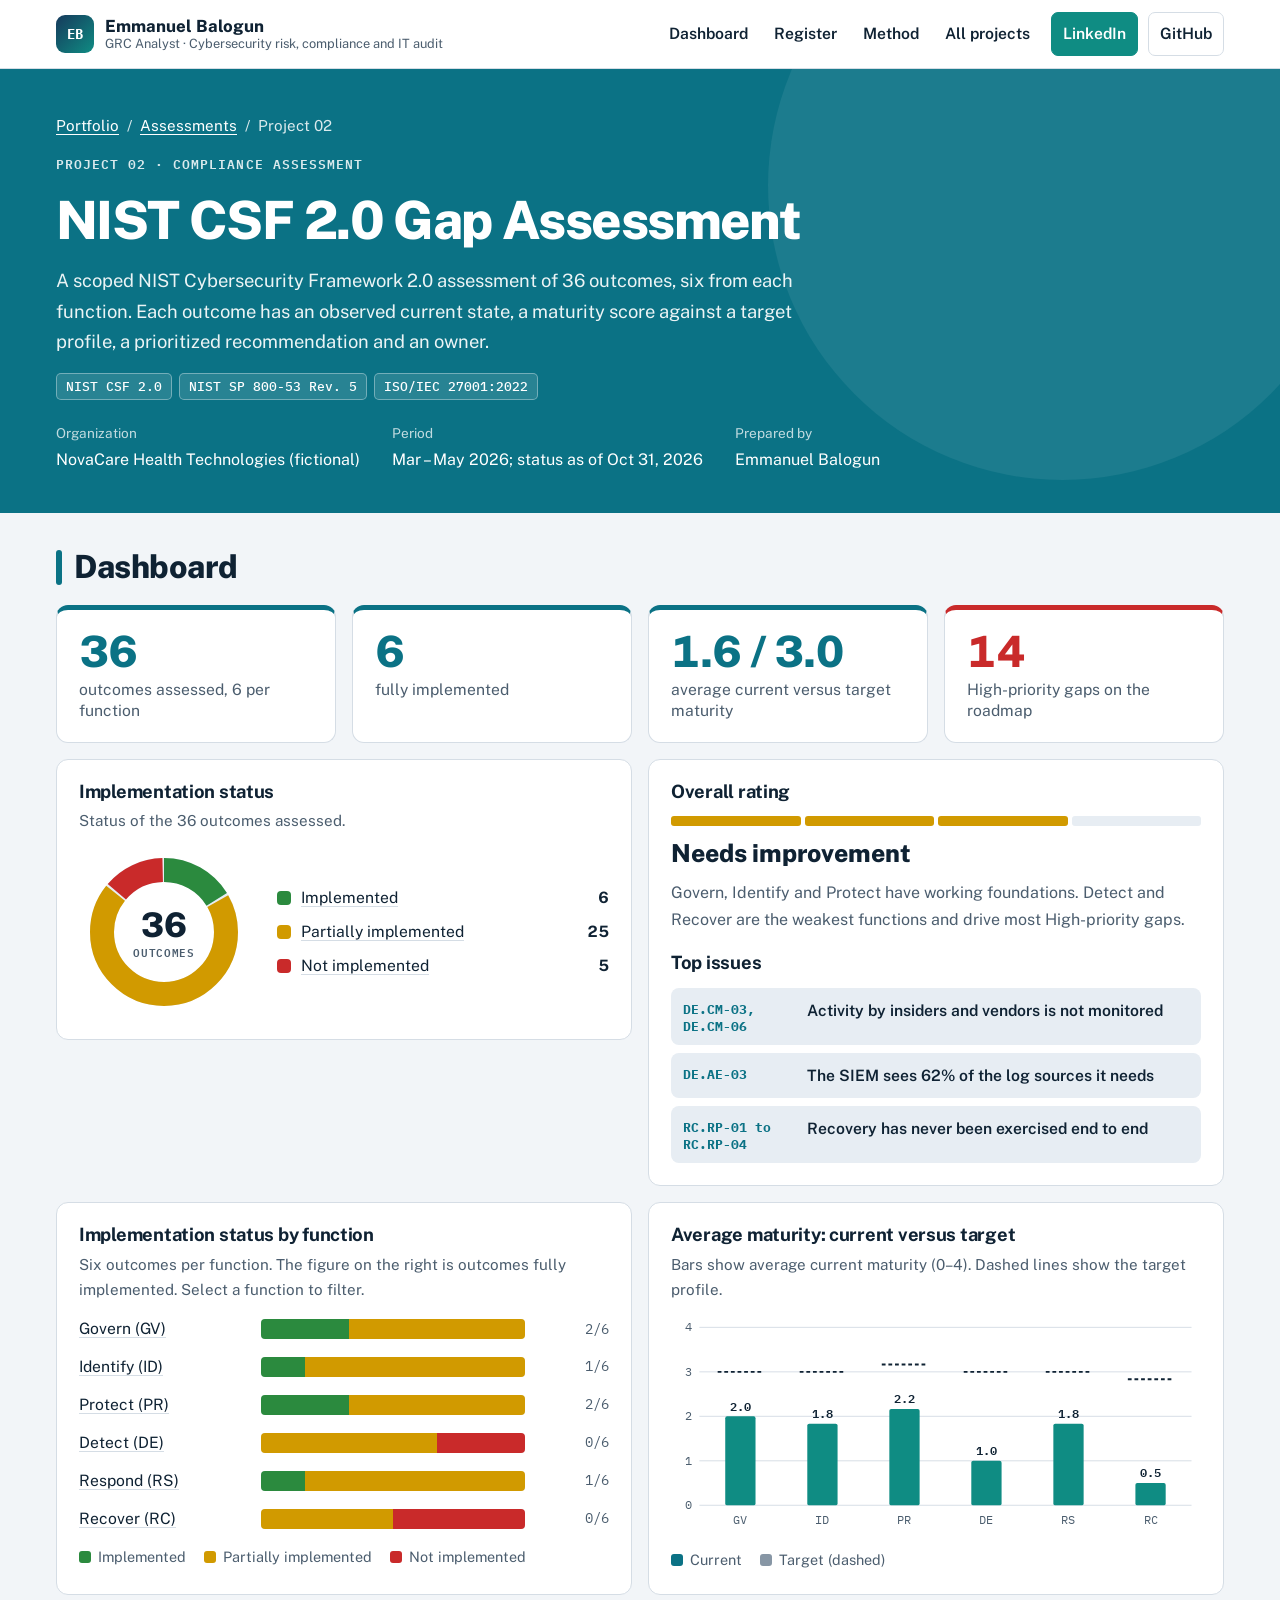
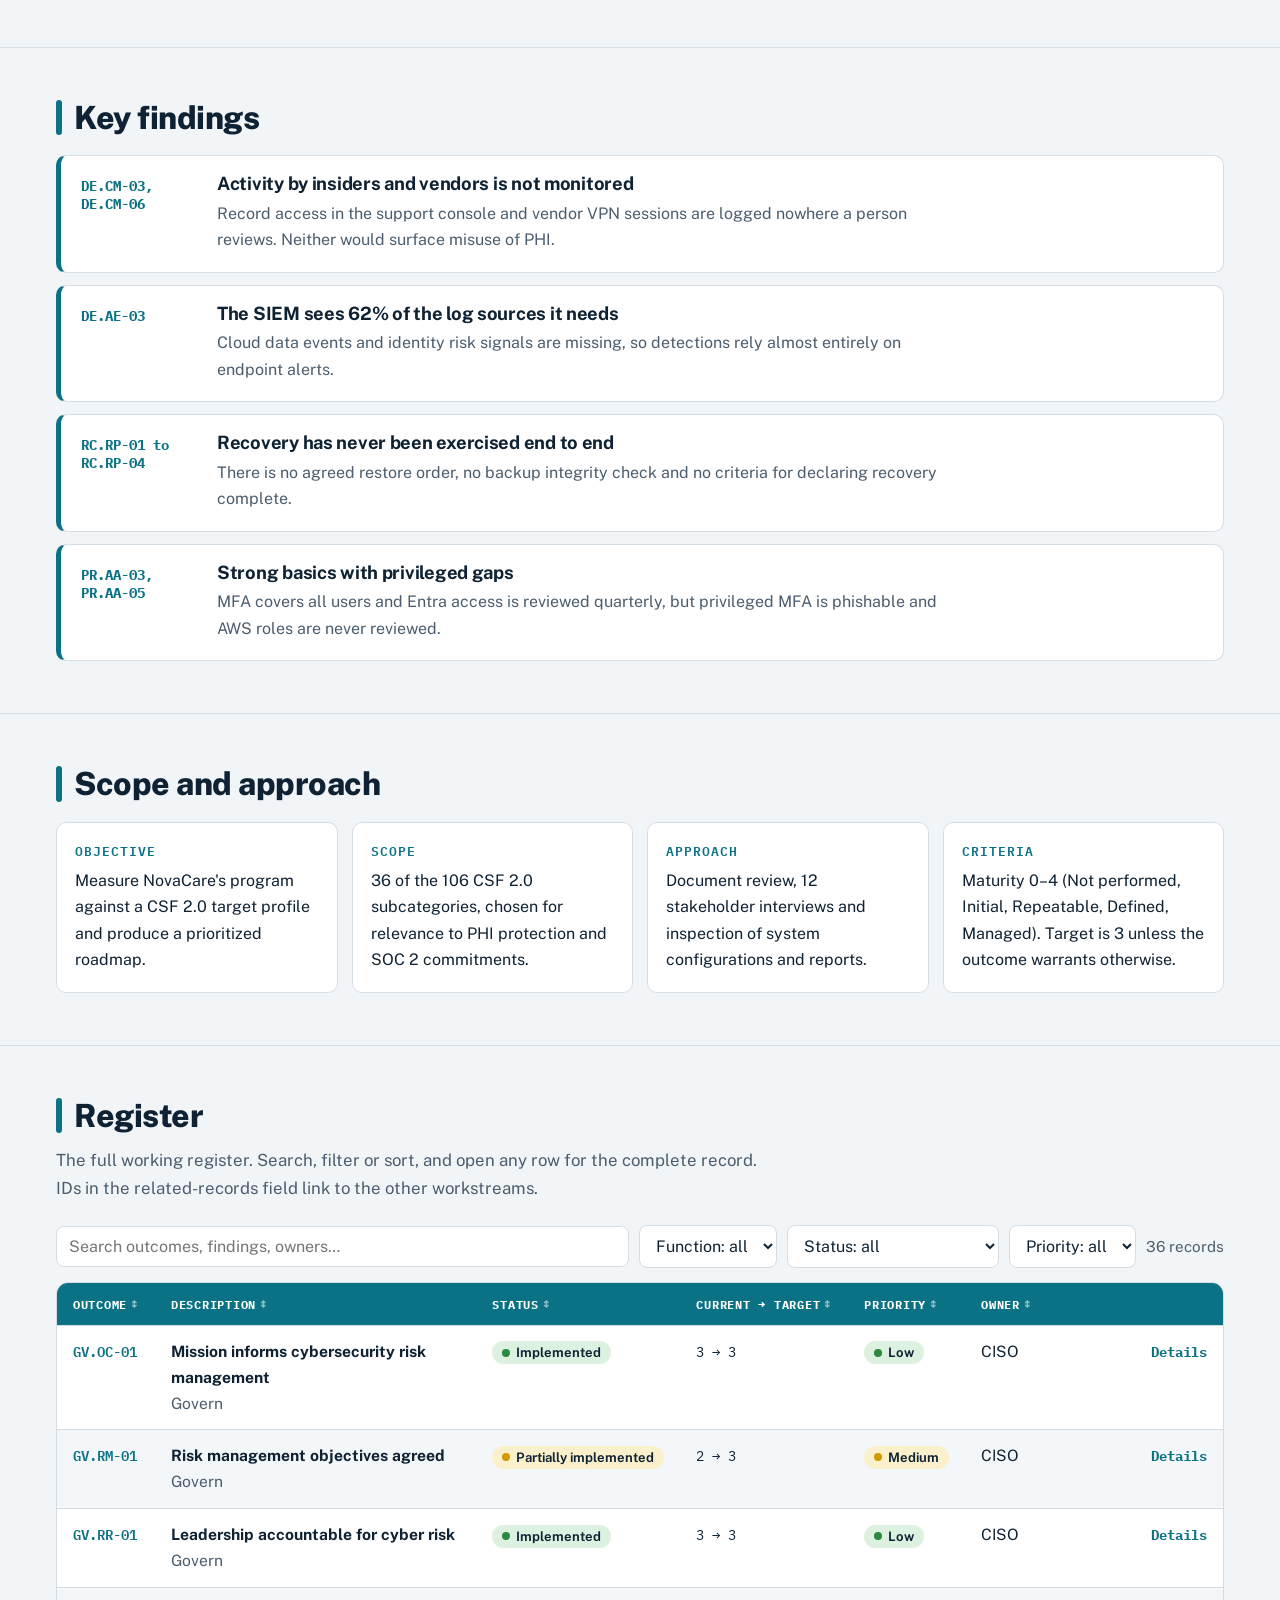
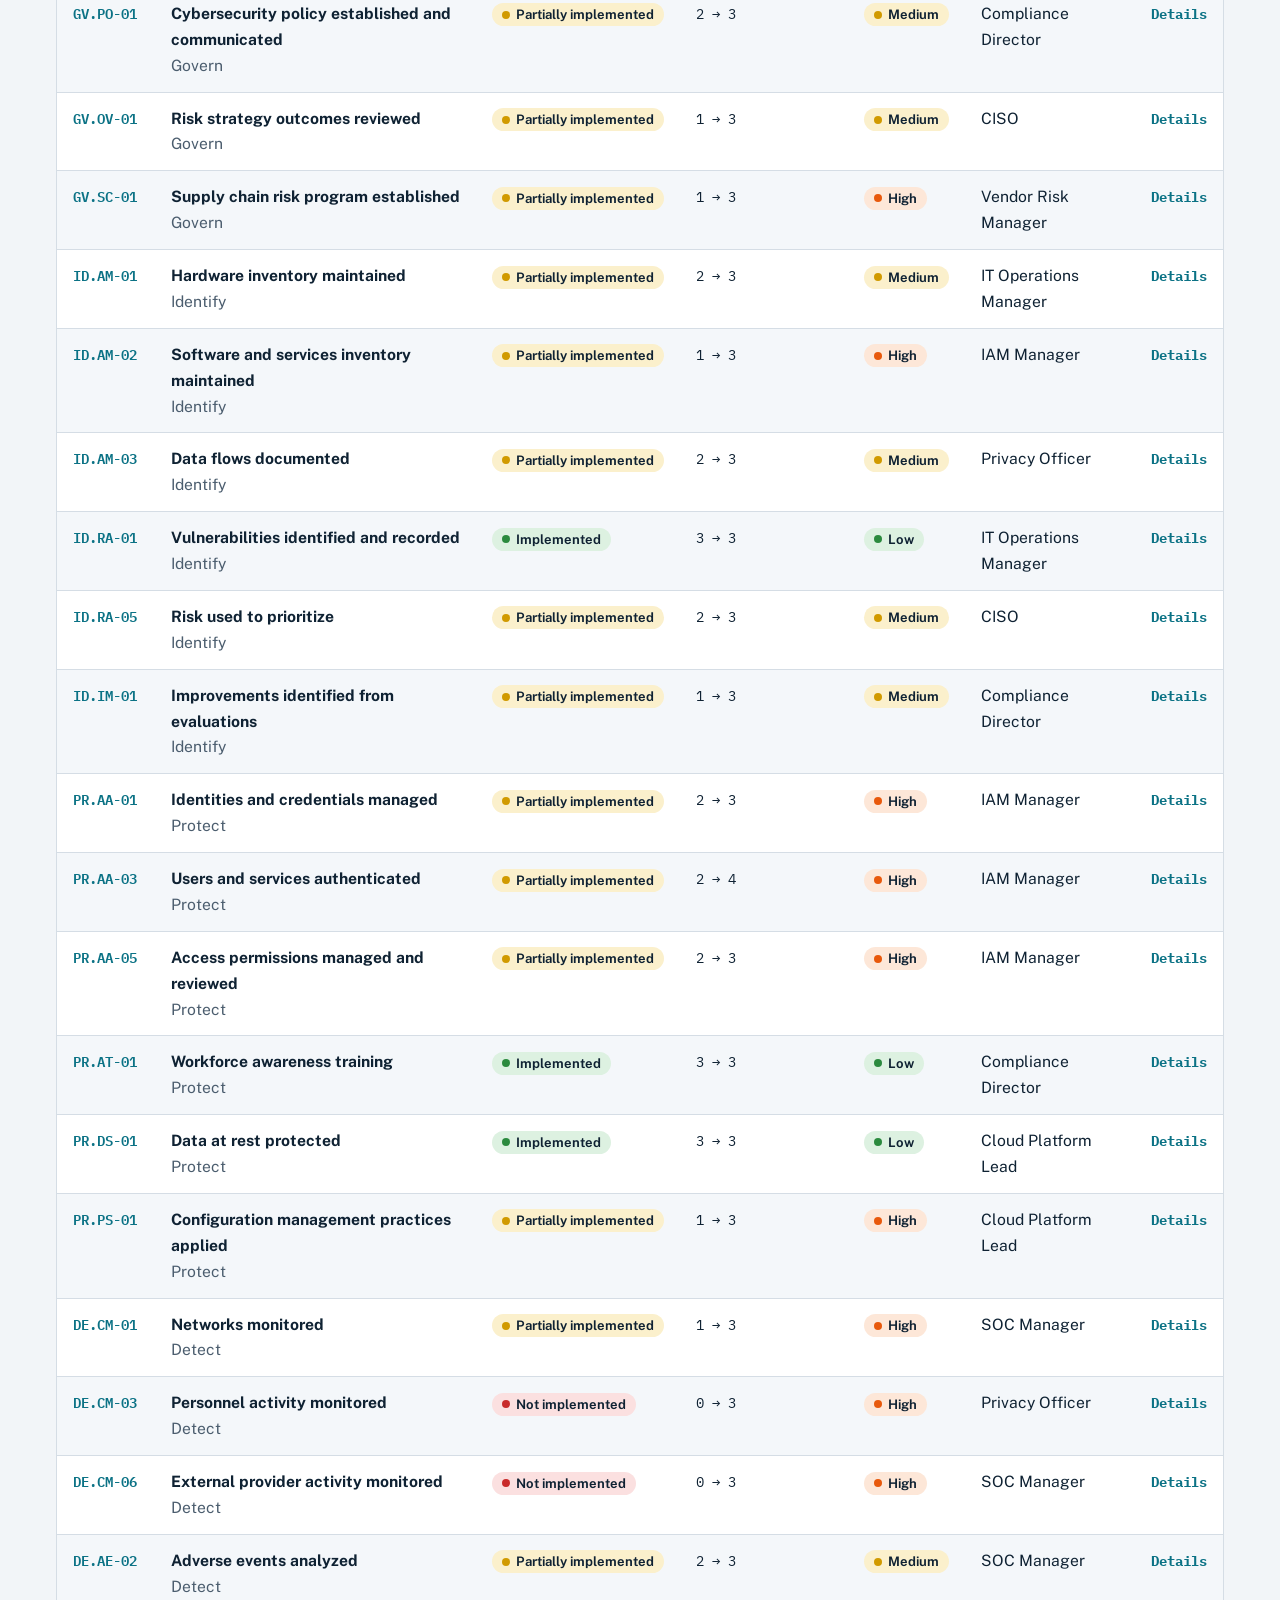
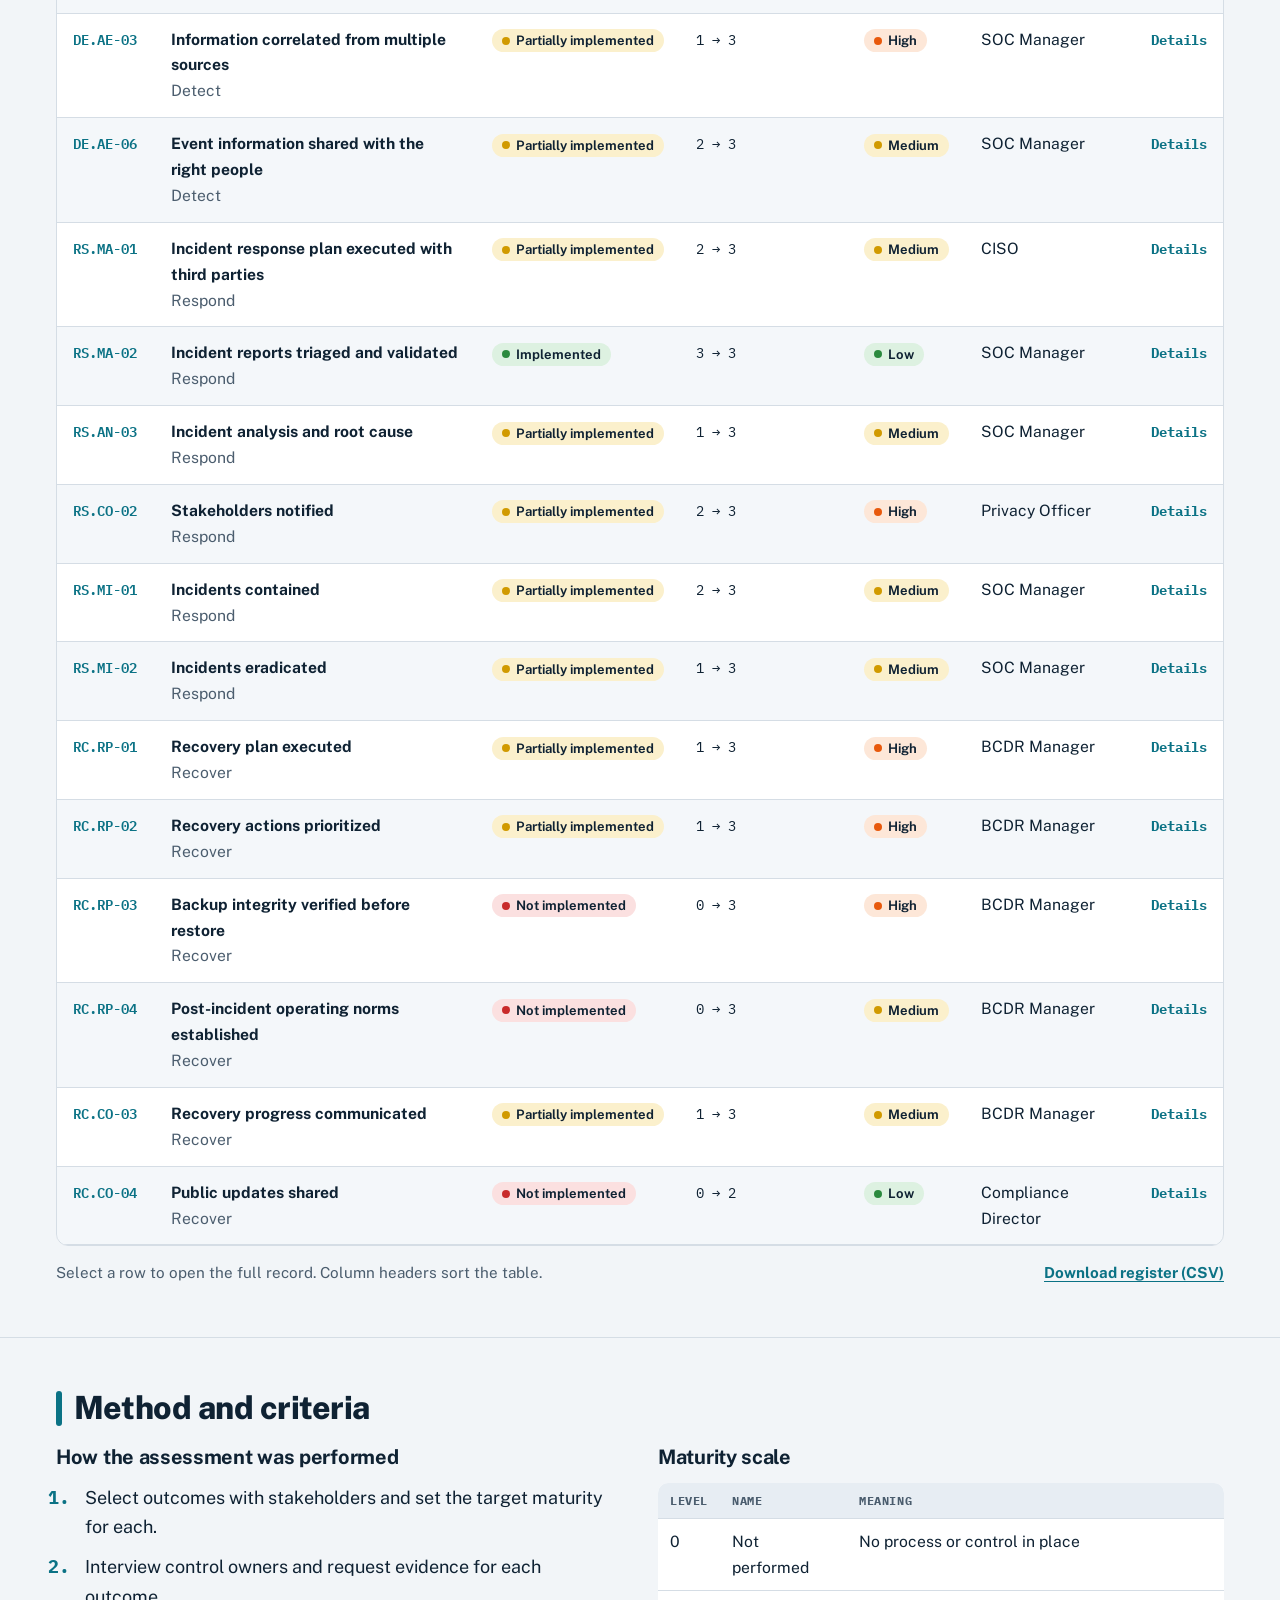
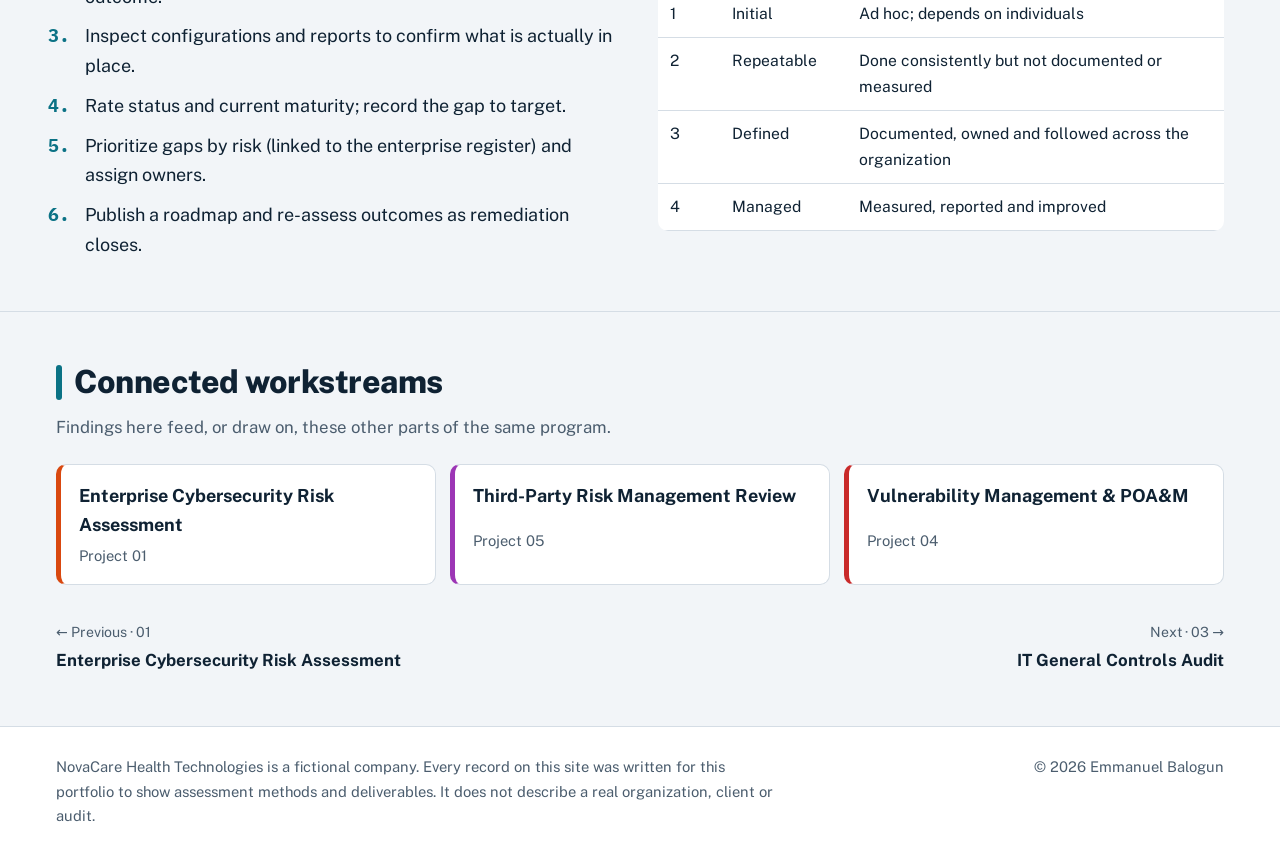
<file: projects/gap-assessment/index.html>
<!doctype html>
<html lang="en">
<head>
<meta charset="utf-8">
<meta name="viewport" content="width=device-width,initial-scale=1,viewport-fit=cover">
<title>NIST CSF 2.0 Gap Assessment | Emmanuel Balogun</title>
<meta name="claude:viewport-fit-sides" content="cover">
<meta name="description" content="NIST CSF 2.0 Gap Assessment: A scoped NIST Cybersecurity Framework 2.0 assessment of 36 outcomes, six from each function. Each outcome has an observed current state, a maturity sc">
<meta name="author" content="Emmanuel Balogun">
<meta property="og:type" content="website">
<meta property="og:title" content="NIST CSF 2.0 Gap Assessment | Emmanuel Balogun">
<meta property="og:description" content="NIST CSF 2.0 Gap Assessment: A scoped NIST Cybersecurity Framework 2.0 assessment of 36 outcomes, six from each function. Each outcome has an observed current state, a maturity sc">
<meta property="og:url" content="https://ebalogungrc.github.io/GRC---PORTFOLIO/projects/gap-assessment/">
<meta name="theme-color" content="#14212B">
<link rel="canonical" href="https://ebalogungrc.github.io/GRC---PORTFOLIO/projects/gap-assessment/">
<link rel="icon" href="data:image/svg+xml,%3Csvg xmlns='http://www.w3.org/2000/svg' viewBox='0 0 32 32'%3E%3Crect width='32' height='32' rx='7' fill='%2314212B'/%3E%3Ctext x='16' y='21' font-family='monospace' font-size='13' font-weight='700' fill='%23F4F6F7' text-anchor='middle'%3EEB%3C/text%3E%3C/svg%3E">
<link rel="preconnect" href="https://fonts.googleapis.com"><link rel="preconnect" href="https://fonts.gstatic.com" crossorigin><link rel="stylesheet" href="https://fonts.googleapis.com/css2?family=IBM+Plex+Mono:wght@400;500;600&family=Public+Sans:ital,wght@0,400;0,550;0,600;0,650;0,700;0,750;0,800;1,400&display=swap">
<link rel="stylesheet" href="../../assets/site.css">
</head>
<body class="p2">
<a class="skip" href="#main">Skip to content</a>
<header class="topbar"><div class="wrap">
<a class="brand" href="../../"><span class="mark">EB</span><span><b>Emmanuel Balogun</b><small>GRC Analyst · Cybersecurity risk, compliance and IT audit</small></span></a>
<nav class="topnav" aria-label="Primary"><a href="#summary">Dashboard</a><a href="#register">Register</a><a href="#method">Method</a><a href="../../#work">All projects</a><a class="cta li" href="https://www.linkedin.com/in/emmanuel-balogun-616a0137a" target="_blank" rel="noopener">LinkedIn</a><a class="cta" href="https://github.com/ebalogunGRC" target="_blank" rel="noopener">GitHub</a></nav>
</div></header>
<main id="main">
<header class="p-head"><div class="wrap">
<nav class="crumbs" aria-label="Breadcrumb"><a href="../../">Portfolio</a><span aria-hidden="true">/</span><a href="../../#work">Assessments</a><span aria-hidden="true">/</span><span>Project 02</span></nav>
<span class="label">Project 02 · Compliance assessment</span>
<h1>NIST CSF 2.0 Gap Assessment</h1>
<p class="lede">A scoped NIST Cybersecurity Framework 2.0 assessment of 36 outcomes, six from each function. Each outcome has an observed current state, a maturity score against a target profile, a prioritized recommendation and an owner.</p>
<div class="chips"><span class="chip">NIST CSF 2.0</span><span class="chip">NIST SP 800-53 Rev. 5</span><span class="chip">ISO/IEC 27001:2022</span></div>
<div class="p-meta"><div><span>Organization</span>NovaCare Health Technologies (fictional)</div><div><span>Period</span>Mar – May 2026; status as of Oct 31, 2026</div><div><span>Prepared by</span>Emmanuel Balogun</div></div>
</div></header>

<section class="p-section dash" id="summary" aria-labelledby="h-dash"><div class="wrap">
<h2 id="h-dash">Dashboard</h2>
<div class="kpis"><div class="kpi"><b>36</b><span>outcomes assessed, 6 per function</span></div><div class="kpi"><b>6</b><span>fully implemented</span></div><div class="kpi"><b>1.6 / 3.0</b><span>average current versus target maturity</span></div><div class="kpi warn"><b>14</b><span>High-priority gaps on the roadmap</span></div></div>
<div class="dgrid-top"><div class="panel"><h3>Implementation status</h3><p class="sub">Status of the 36 outcomes assessed.</p><div class="donut-wrap"><svg viewBox="0 0 170 170" role="img" aria-label="Implementation status"><circle cx="85" cy="85" r="62" fill="none" stroke="var(--tint)" stroke-width="24"/><circle cx="85" cy="85" r="62" fill="none" stroke="var(--low)" stroke-width="24" stroke-dasharray="62.93 326.63" stroke-dashoffset="0.00" transform="rotate(-90 85 85)"><title>Implemented: 6</title></circle><circle cx="85" cy="85" r="62" fill="none" stroke="var(--mod)" stroke-width="24" stroke-dasharray="268.53 121.03" stroke-dashoffset="-64.93" transform="rotate(-90 85 85)"><title>Partially implemented: 25</title></circle><circle cx="85" cy="85" r="62" fill="none" stroke="var(--crit)" stroke-width="24" stroke-dasharray="52.11 337.45" stroke-dashoffset="-335.45" transform="rotate(-90 85 85)"><title>Not implemented: 5</title></circle><text x="85" y="90" text-anchor="middle" class="tot">36</text><text x="85" y="110" text-anchor="middle" class="totl">outcomes</text></svg><ul class="dlegend"><li><i style="background:var(--low)"></i><button type="button" data-set-filter="status:Implemented">Implemented</button><b>6</b></li><li><i style="background:var(--mod)"></i><button type="button" data-set-filter="status:Partially implemented">Partially implemented</button><b>25</b></li><li><i style="background:var(--crit)"></i><button type="button" data-set-filter="status:Not implemented">Not implemented</button><b>5</b></li></ul></div></div><div class="panel"><h3>Overall rating</h3><div class="rating" style="border:0;padding:0"><div class="scale r3"><i class="on"></i><i class="on"></i><i class="on"></i><i class=""></i></div><strong>Needs improvement</strong><p>Govern, Identify and Protect have working foundations. Detect and Recover are the weakest functions and drive most High-priority gaps.</p></div><h3 style="margin-top:6px">Top issues</h3><ul class="topissues"><li><span class="ref">DE.CM-03, DE.CM-06</span><a href="#findings">Activity by insiders and vendors is not monitored</a></li><li><span class="ref">DE.AE-03</span><a href="#findings">The SIEM sees 62% of the log sources it needs</a></li><li><span class="ref">RC.RP-01 to RC.RP-04</span><a href="#findings">Recovery has never been exercised end to end</a></li></ul></div></div>
<div class="charts">
<div class="panel"><h3>Implementation status by function</h3><p class="sub">Six outcomes per function. The figure on the right is outcomes fully implemented. Select a function to filter.</p><div class="hbars"><div class="hbar"><button type="button" class="l linklike" data-set-filter="func:Govern">Govern (GV)</button><span class="trk"><i class="seg-low" style="width:33.33%" title="Implemented: 2"></i><i class="seg-mod" style="width:66.67%" title="Partially implemented: 4"></i></span><span class="v">2/6</span></div><div class="hbar"><button type="button" class="l linklike" data-set-filter="func:Identify">Identify (ID)</button><span class="trk"><i class="seg-low" style="width:16.67%" title="Implemented: 1"></i><i class="seg-mod" style="width:83.33%" title="Partially implemented: 5"></i></span><span class="v">1/6</span></div><div class="hbar"><button type="button" class="l linklike" data-set-filter="func:Protect">Protect (PR)</button><span class="trk"><i class="seg-low" style="width:33.33%" title="Implemented: 2"></i><i class="seg-mod" style="width:66.67%" title="Partially implemented: 4"></i></span><span class="v">2/6</span></div><div class="hbar"><button type="button" class="l linklike" data-set-filter="func:Detect">Detect (DE)</button><span class="trk"><i class="seg-mod" style="width:66.67%" title="Partially implemented: 4"></i><i class="seg-crit" style="width:33.33%" title="Not implemented: 2"></i></span><span class="v">0/6</span></div><div class="hbar"><button type="button" class="l linklike" data-set-filter="func:Respond">Respond (RS)</button><span class="trk"><i class="seg-low" style="width:16.67%" title="Implemented: 1"></i><i class="seg-mod" style="width:83.33%" title="Partially implemented: 5"></i></span><span class="v">1/6</span></div><div class="hbar"><button type="button" class="l linklike" data-set-filter="func:Recover">Recover (RC)</button><span class="trk"><i class="seg-mod" style="width:50.00%" title="Partially implemented: 3"></i><i class="seg-crit" style="width:50.00%" title="Not implemented: 3"></i></span><span class="v">0/6</span></div></div>
<div class="legend"><span><i class="seg-low"></i>Implemented</span><span><i class="seg-mod"></i>Partially implemented</span><span><i class="seg-crit"></i>Not implemented</span></div></div>
<div class="panel"><h3>Average maturity: current versus target</h3><p class="sub">Bars show average current maturity (0–4). Dashed lines show the target profile.</p><svg class="chart" viewBox="0 0 560 230" role="img" aria-label="Average current and target maturity by CSF function"><line class="grid" x1="30" y1="200.0" x2="550" y2="200.0"/><text x="22" y="204.0" text-anchor="end">0</text><line class="grid" x1="30" y1="153.0" x2="550" y2="153.0"/><text x="22" y="157.0" text-anchor="end">1</text><line class="grid" x1="30" y1="106.0" x2="550" y2="106.0"/><text x="22" y="110.0" text-anchor="end">2</text><line class="grid" x1="30" y1="59.0" x2="550" y2="59.0"/><text x="22" y="63.0" text-anchor="end">3</text><line class="grid" x1="30" y1="12.0" x2="550" y2="12.0"/><text x="22" y="16.0" text-anchor="end">4</text><rect x="57.3" y="106.0" width="32" height="94.0" rx="2" fill="var(--accent)"/><line x1="49.3" y1="59.0" x2="97.3" y2="59.0" stroke="var(--ink)" stroke-width="2" stroke-dasharray="4 3"/><text x="73.3" y="100.0" text-anchor="middle" style="fill:var(--ink);font-weight:600">2.0</text><text x="73.3" y="220" text-anchor="middle">GV</text><rect x="144.0" y="113.8" width="32" height="86.2" rx="2" fill="var(--accent)"/><line x1="136.0" y1="59.0" x2="184.0" y2="59.0" stroke="var(--ink)" stroke-width="2" stroke-dasharray="4 3"/><text x="160.0" y="107.8" text-anchor="middle" style="fill:var(--ink);font-weight:600">1.8</text><text x="160.0" y="220" text-anchor="middle">ID</text><rect x="230.7" y="98.2" width="32" height="101.8" rx="2" fill="var(--accent)"/><line x1="222.7" y1="51.2" x2="270.7" y2="51.2" stroke="var(--ink)" stroke-width="2" stroke-dasharray="4 3"/><text x="246.7" y="92.2" text-anchor="middle" style="fill:var(--ink);font-weight:600">2.2</text><text x="246.7" y="220" text-anchor="middle">PR</text><rect x="317.3" y="153.0" width="32" height="47.0" rx="2" fill="var(--accent)"/><line x1="309.3" y1="59.0" x2="357.3" y2="59.0" stroke="var(--ink)" stroke-width="2" stroke-dasharray="4 3"/><text x="333.3" y="147.0" text-anchor="middle" style="fill:var(--ink);font-weight:600">1.0</text><text x="333.3" y="220" text-anchor="middle">DE</text><rect x="404.0" y="113.8" width="32" height="86.2" rx="2" fill="var(--accent)"/><line x1="396.0" y1="59.0" x2="444.0" y2="59.0" stroke="var(--ink)" stroke-width="2" stroke-dasharray="4 3"/><text x="420.0" y="107.8" text-anchor="middle" style="fill:var(--ink);font-weight:600">1.8</text><text x="420.0" y="220" text-anchor="middle">RS</text><rect x="490.7" y="176.5" width="32" height="23.5" rx="2" fill="var(--accent)"/><line x1="482.7" y1="66.8" x2="530.7" y2="66.8" stroke="var(--ink)" stroke-width="2" stroke-dasharray="4 3"/><text x="506.7" y="170.5" text-anchor="middle" style="fill:var(--ink);font-weight:600">0.5</text><text x="506.7" y="220" text-anchor="middle">RC</text></svg>
<div class="legend"><span><i class="seg-acc"></i>Current</span><span><i class="seg-none"></i>Target (dashed)</span></div></div>
</div>
</div></section>

<section class="p-section" id="findings" aria-labelledby="h-concl"><div class="wrap">
<h2 id="h-concl">Key findings</h2>
<div class="keyfindings"><article><span class="ref">DE.CM-03, DE.CM-06</span><div><h3>Activity by insiders and vendors is not monitored</h3><p>Record access in the support console and vendor VPN sessions are logged nowhere a person reviews. Neither would surface misuse of PHI.</p></div></article><article><span class="ref">DE.AE-03</span><div><h3>The SIEM sees 62% of the log sources it needs</h3><p>Cloud data events and identity risk signals are missing, so detections rely almost entirely on endpoint alerts.</p></div></article><article><span class="ref">RC.RP-01 to RC.RP-04</span><div><h3>Recovery has never been exercised end to end</h3><p>There is no agreed restore order, no backup integrity check and no criteria for declaring recovery complete.</p></div></article><article><span class="ref">PR.AA-03, PR.AA-05</span><div><h3>Strong basics with privileged gaps</h3><p>MFA covers all users and Entra access is reviewed quarterly, but privileged MFA is phishable and AWS roles are never reviewed.</p></div></article></div>
</div></section>

<section class="p-section" aria-labelledby="h-scope"><div class="wrap">
<h2 id="h-scope">Scope and approach</h2>
<div class="glance"><div><span class="label">Objective</span><p>Measure NovaCare&#x27;s program against a CSF 2.0 target profile and produce a prioritized roadmap.</p></div><div><span class="label">Scope</span><p>36 of the 106 CSF 2.0 subcategories, chosen for relevance to PHI protection and SOC 2 commitments.</p></div><div><span class="label">Approach</span><p>Document review, 12 stakeholder interviews and inspection of system configurations and reports.</p></div><div><span class="label">Criteria</span><p>Maturity 0–4 (Not performed, Initial, Repeatable, Defined, Managed). Target is 3 unless the outcome warrants otherwise.</p></div></div>
</div></section>

<section class="p-section" id="register" aria-labelledby="h-reg"><div class="wrap">
<h2 id="h-reg">Register</h2>
<p class="sub">The full working register. Search, filter or sort, and open any row for the complete record. IDs in the related-records field link to the other workstreams.</p>
<div data-register>
<div class="toolbar">
<input type="search" id="reg-search" data-search placeholder="Search outcomes, findings, owners…" aria-label="Search the register">
<select id="f-func" data-filter="func" aria-label="Function"><option value="">Function: all</option><option value="Govern">Govern</option><option value="Identify">Identify</option><option value="Protect">Protect</option><option value="Detect">Detect</option><option value="Respond">Respond</option><option value="Recover">Recover</option></select><select id="f-status" data-filter="status" aria-label="Status"><option value="">Status: all</option><option value="Implemented">Implemented</option><option value="Partially implemented">Partially implemented</option><option value="Not implemented">Not implemented</option></select><select id="f-prio" data-filter="prio" aria-label="Priority"><option value="">Priority: all</option><option value="High">High</option><option value="Medium">Medium</option><option value="Low">Low</option></select>
<button type="button" class="btn ghost small" data-clear hidden>Clear filters</button>
<span class="count" data-count aria-live="polite">36 outcomes</span>
</div>
<div class="tablewrap"><table class="reg"><thead><tr><th scope="col" data-key="id">Outcome</th><th scope="col" data-key="name">Description</th><th scope="col" data-key="status">Status</th><th scope="col" data-key="cur" data-numeric>Current → target</th><th scope="col" data-key="prio">Priority</th><th scope="col" data-key="owner">Owner</th><th scope="col"><span class="sr-only">Details</span></th></tr></thead><tbody>
<tr class="row" data-func="Govern" data-status="Implemented" data-prio="Low" data-s-id="GV.OC-01" data-s-name="Mission informs cybersecurity risk management" data-s-status="0" data-s-cur="3" data-s-prio="2" data-s-owner="CISO"><td class="id">GV.OC-01</td><td class=""><b>Mission informs cybersecurity risk management</b><br><span class="muted">Govern</span></td><td class=""><span class="pill low">Implemented</span></td><td class="n"><span class="mono">3 → 3</span></td><td class=""><span class="pill low">Low</span></td><td class="">CISO</td><td><button type="button" class="xbtn" aria-expanded="false">Details</button></td></tr><tr class="detail"><td colspan="7"><div class="dgrid"><div class="wide"><span class="label">Current state observed</span><p>Security strategy references patient safety and clinic uptime; approved by the CEO in March 2026.</p></div><div class="wide"><span class="label">Recommendation</span><p>Keep annual review tied to the strategic plan.</p></div><div class=""><span class="label">Maturity</span><p>Current 3, target 3 (gap 0)</p></div><div class=""><span class="label">Mapping (NIST SP 800-53 · ISO 27001)</span><p>PM-11 · Cl. 4.1</p></div><div class=""><span class="label">Related records</span><p>—</p></div><div class=""><span class="label">Owner</span><p>CISO</p></div></div></td></tr><tr class="row" data-func="Govern" data-status="Partially implemented" data-prio="Medium" data-s-id="GV.RM-01" data-s-name="Risk management objectives agreed" data-s-status="1" data-s-cur="2" data-s-prio="1" data-s-owner="CISO"><td class="id">GV.RM-01</td><td class=""><b>Risk management objectives agreed</b><br><span class="muted">Govern</span></td><td class=""><span class="pill mod">Partially implemented</span></td><td class="n"><span class="mono">2 → 3</span></td><td class=""><span class="pill mod">Medium</span></td><td class="">CISO</td><td><button type="button" class="xbtn" aria-expanded="false">Details</button></td></tr><tr class="detail"><td colspan="7"><div class="dgrid"><div class="wide"><span class="label">Current state observed</span><p>Risk appetite statement drafted but not yet approved by the board&#x27;s audit committee.</p></div><div class="wide"><span class="label">Recommendation</span><p>Present the appetite statement (residual ≤ 9 on the 5×5 scale) for audit committee approval.</p></div><div class=""><span class="label">Maturity</span><p>Current 2, target 3 (gap 1)</p></div><div class=""><span class="label">Mapping (NIST SP 800-53 · ISO 27001)</span><p>PM-9 · Cl. 6.1</p></div><div class=""><span class="label">Related records</span><p><a href="../risk-assessment/">R-25</a></p></div><div class=""><span class="label">Owner</span><p>CISO</p></div></div></td></tr><tr class="row" data-func="Govern" data-status="Implemented" data-prio="Low" data-s-id="GV.RR-01" data-s-name="Leadership accountable for cyber risk" data-s-status="0" data-s-cur="3" data-s-prio="2" data-s-owner="CISO"><td class="id">GV.RR-01</td><td class=""><b>Leadership accountable for cyber risk</b><br><span class="muted">Govern</span></td><td class=""><span class="pill low">Implemented</span></td><td class="n"><span class="mono">3 → 3</span></td><td class=""><span class="pill low">Low</span></td><td class="">CISO</td><td><button type="button" class="xbtn" aria-expanded="false">Details</button></td></tr><tr class="detail"><td colspan="7"><div class="dgrid"><div class="wide"><span class="label">Current state observed</span><p>CISO reports quarterly to the executive team; risk owners are named in the risk register.</p></div><div class="wide"><span class="label">Recommendation</span><p>Add risk-owner attestations to the quarterly report.</p></div><div class=""><span class="label">Maturity</span><p>Current 3, target 3 (gap 0)</p></div><div class=""><span class="label">Mapping (NIST SP 800-53 · ISO 27001)</span><p>PM-2 · Cl. 5.1</p></div><div class=""><span class="label">Related records</span><p>—</p></div><div class=""><span class="label">Owner</span><p>CISO</p></div></div></td></tr><tr class="row" data-func="Govern" data-status="Partially implemented" data-prio="Medium" data-s-id="GV.PO-01" data-s-name="Cybersecurity policy established and communicated" data-s-status="1" data-s-cur="2" data-s-prio="1" data-s-owner="Compliance Director"><td class="id">GV.PO-01</td><td class=""><b>Cybersecurity policy established and communicated</b><br><span class="muted">Govern</span></td><td class=""><span class="pill mod">Partially implemented</span></td><td class="n"><span class="mono">2 → 3</span></td><td class=""><span class="pill mod">Medium</span></td><td class="">Compliance Director</td><td><button type="button" class="xbtn" aria-expanded="false">Details</button></td></tr><tr class="detail"><td colspan="7"><div class="dgrid"><div class="wide"><span class="label">Current state observed</span><p>Information security policy approved in 2024; 3 of 14 supporting standards are overdue for review and no AI policy exists.</p></div><div class="wide"><span class="label">Recommendation</span><p>Refresh the overdue standards and publish an AI acceptable-use policy.</p></div><div class=""><span class="label">Maturity</span><p>Current 2, target 3 (gap 1)</p></div><div class=""><span class="label">Mapping (NIST SP 800-53 · ISO 27001)</span><p>PL-1, PM-1 · A.5.1</p></div><div class=""><span class="label">Related records</span><p><a href="../risk-assessment/">R-21</a></p></div><div class=""><span class="label">Owner</span><p>Compliance Director</p></div></div></td></tr><tr class="row" data-func="Govern" data-status="Partially implemented" data-prio="Medium" data-s-id="GV.OV-01" data-s-name="Risk strategy outcomes reviewed" data-s-status="1" data-s-cur="1" data-s-prio="1" data-s-owner="CISO"><td class="id">GV.OV-01</td><td class=""><b>Risk strategy outcomes reviewed</b><br><span class="muted">Govern</span></td><td class=""><span class="pill mod">Partially implemented</span></td><td class="n"><span class="mono">1 → 3</span></td><td class=""><span class="pill mod">Medium</span></td><td class="">CISO</td><td><button type="button" class="xbtn" aria-expanded="false">Details</button></td></tr><tr class="detail"><td colspan="7"><div class="dgrid"><div class="wide"><span class="label">Current state observed</span><p>No formal review of whether the strategy reduces risk; reporting is activity-based (tickets closed).</p></div><div class="wide"><span class="label">Recommendation</span><p>Report residual-risk trend and KRI results to the executive team each quarter.</p></div><div class=""><span class="label">Maturity</span><p>Current 1, target 3 (gap 2)</p></div><div class=""><span class="label">Mapping (NIST SP 800-53 · ISO 27001)</span><p>PM-14 · Cl. 9.3</p></div><div class=""><span class="label">Related records</span><p>—</p></div><div class=""><span class="label">Owner</span><p>CISO</p></div></div></td></tr><tr class="row" data-func="Govern" data-status="Partially implemented" data-prio="High" data-s-id="GV.SC-01" data-s-name="Supply chain risk program established" data-s-status="1" data-s-cur="1" data-s-prio="0" data-s-owner="Vendor Risk Manager"><td class="id">GV.SC-01</td><td class=""><b>Supply chain risk program established</b><br><span class="muted">Govern</span></td><td class=""><span class="pill mod">Partially implemented</span></td><td class="n"><span class="mono">1 → 3</span></td><td class=""><span class="pill high">High</span></td><td class="">Vendor Risk Manager</td><td><button type="button" class="xbtn" aria-expanded="false">Details</button></td></tr><tr class="detail"><td colspan="7"><div class="dgrid"><div class="wide"><span class="label">Current state observed</span><p>Vendor reviews happen at onboarding only; there is no tiering method and no reassessment schedule.</p></div><div class="wide"><span class="label">Recommendation</span><p>Adopt the tiering model from the TPRM workstream and reassess Tier 1 vendors annually.</p></div><div class=""><span class="label">Maturity</span><p>Current 1, target 3 (gap 2)</p></div><div class=""><span class="label">Mapping (NIST SP 800-53 · ISO 27001)</span><p>SR-1, SR-2 · A.5.19</p></div><div class=""><span class="label">Related records</span><p><a href="../third-party-risk/">Third-Party Risk Management Review</a></p></div><div class=""><span class="label">Owner</span><p>Vendor Risk Manager</p></div></div></td></tr><tr class="row" data-func="Identify" data-status="Partially implemented" data-prio="Medium" data-s-id="ID.AM-01" data-s-name="Hardware inventory maintained" data-s-status="1" data-s-cur="2" data-s-prio="1" data-s-owner="IT Operations Manager"><td class="id">ID.AM-01</td><td class=""><b>Hardware inventory maintained</b><br><span class="muted">Identify</span></td><td class=""><span class="pill mod">Partially implemented</span></td><td class="n"><span class="mono">2 → 3</span></td><td class=""><span class="pill mod">Medium</span></td><td class="">IT Operations Manager</td><td><button type="button" class="xbtn" aria-expanded="false">Details</button></td></tr><tr class="detail"><td colspan="7"><div class="dgrid"><div class="wide"><span class="label">Current state observed</span><p>Intune and AWS Config cover managed endpoints and cloud resources; clinic kiosks and lab devices are tracked in a spreadsheet.</p></div><div class="wide"><span class="label">Recommendation</span><p>Bring kiosks into a single CMDB fed by Intune, AWS Config and network discovery.</p></div><div class=""><span class="label">Maturity</span><p>Current 2, target 3 (gap 1)</p></div><div class=""><span class="label">Mapping (NIST SP 800-53 · ISO 27001)</span><p>CM-8 · A.5.9</p></div><div class=""><span class="label">Related records</span><p><a href="../risk-assessment/">R-18</a></p></div><div class=""><span class="label">Owner</span><p>IT Operations Manager</p></div></div></td></tr><tr class="row" data-func="Identify" data-status="Partially implemented" data-prio="High" data-s-id="ID.AM-02" data-s-name="Software and services inventory maintained" data-s-status="1" data-s-cur="1" data-s-prio="0" data-s-owner="IAM Manager"><td class="id">ID.AM-02</td><td class=""><b>Software and services inventory maintained</b><br><span class="muted">Identify</span></td><td class=""><span class="pill mod">Partially implemented</span></td><td class="n"><span class="mono">1 → 3</span></td><td class=""><span class="pill high">High</span></td><td class="">IAM Manager</td><td><button type="button" class="xbtn" aria-expanded="false">Details</button></td></tr><tr class="detail"><td colspan="7"><div class="dgrid"><div class="wide"><span class="label">Current state observed</span><p>No inventory of SaaS applications outside SSO; 9 known apps provisioned by hand.</p></div><div class="wide"><span class="label">Recommendation</span><p>Use CASB discovery to build the SaaS inventory and assign business owners.</p></div><div class=""><span class="label">Maturity</span><p>Current 1, target 3 (gap 2)</p></div><div class=""><span class="label">Mapping (NIST SP 800-53 · ISO 27001)</span><p>CM-8, CM-10 · A.5.9</p></div><div class=""><span class="label">Related records</span><p><a href="../risk-assessment/">R-14</a></p></div><div class=""><span class="label">Owner</span><p>IAM Manager</p></div></div></td></tr><tr class="row" data-func="Identify" data-status="Partially implemented" data-prio="Medium" data-s-id="ID.AM-03" data-s-name="Data flows documented" data-s-status="1" data-s-cur="2" data-s-prio="1" data-s-owner="Privacy Officer"><td class="id">ID.AM-03</td><td class=""><b>Data flows documented</b><br><span class="muted">Identify</span></td><td class=""><span class="pill mod">Partially implemented</span></td><td class="n"><span class="mono">2 → 3</span></td><td class=""><span class="pill mod">Medium</span></td><td class="">Privacy Officer</td><td><button type="button" class="xbtn" aria-expanded="false">Details</button></td></tr><tr class="detail"><td colspan="7"><div class="dgrid"><div class="wide"><span class="label">Current state observed</span><p>PHI flows for the EHR hub are diagrammed; telehealth and claims flows are not.</p></div><div class="wide"><span class="label">Recommendation</span><p>Document PHI flows for telehealth and claims, including third-party transfers.</p></div><div class=""><span class="label">Maturity</span><p>Current 2, target 3 (gap 1)</p></div><div class=""><span class="label">Mapping (NIST SP 800-53 · ISO 27001)</span><p>AC-4, PL-8 · A.5.14</p></div><div class=""><span class="label">Related records</span><p>—</p></div><div class=""><span class="label">Owner</span><p>Privacy Officer</p></div></div></td></tr><tr class="row" data-func="Identify" data-status="Implemented" data-prio="Low" data-s-id="ID.RA-01" data-s-name="Vulnerabilities identified and recorded" data-s-status="0" data-s-cur="3" data-s-prio="2" data-s-owner="IT Operations Manager"><td class="id">ID.RA-01</td><td class=""><b>Vulnerabilities identified and recorded</b><br><span class="muted">Identify</span></td><td class=""><span class="pill low">Implemented</span></td><td class="n"><span class="mono">3 → 3</span></td><td class=""><span class="pill low">Low</span></td><td class="">IT Operations Manager</td><td><button type="button" class="xbtn" aria-expanded="false">Details</button></td></tr><tr class="detail"><td colspan="7"><div class="dgrid"><div class="wide"><span class="label">Current state observed</span><p>Weekly authenticated scanning of servers and cloud; endpoints and containers scanned monthly.</p></div><div class="wide"><span class="label">Recommendation</span><p>Extend weekly scanning to container images in the registry.</p></div><div class=""><span class="label">Maturity</span><p>Current 3, target 3 (gap 0)</p></div><div class=""><span class="label">Mapping (NIST SP 800-53 · ISO 27001)</span><p>RA-5 · A.8.8</p></div><div class=""><span class="label">Related records</span><p><a href="../vulnerability-management/">Vulnerability Management &amp; POA&amp;M</a></p></div><div class=""><span class="label">Owner</span><p>IT Operations Manager</p></div></div></td></tr><tr class="row" data-func="Identify" data-status="Partially implemented" data-prio="Medium" data-s-id="ID.RA-05" data-s-name="Risk used to prioritize" data-s-status="1" data-s-cur="2" data-s-prio="1" data-s-owner="CISO"><td class="id">ID.RA-05</td><td class=""><b>Risk used to prioritize</b><br><span class="muted">Identify</span></td><td class=""><span class="pill mod">Partially implemented</span></td><td class="n"><span class="mono">2 → 3</span></td><td class=""><span class="pill mod">Medium</span></td><td class="">CISO</td><td><button type="button" class="xbtn" aria-expanded="false">Details</button></td></tr><tr class="detail"><td colspan="7"><div class="dgrid"><div class="wide"><span class="label">Current state observed</span><p>Enterprise risk register rebuilt in FY2026 with likelihood and impact scoring; not yet used for budget decisions.</p></div><div class="wide"><span class="label">Recommendation</span><p>Link the FY2027 security budget requests to register risk IDs.</p></div><div class=""><span class="label">Maturity</span><p>Current 2, target 3 (gap 1)</p></div><div class=""><span class="label">Mapping (NIST SP 800-53 · ISO 27001)</span><p>RA-3, PM-9 · Cl. 6.1.2</p></div><div class=""><span class="label">Related records</span><p><a href="../risk-assessment/">Enterprise Cybersecurity Risk Assessment</a></p></div><div class=""><span class="label">Owner</span><p>CISO</p></div></div></td></tr><tr class="row" data-func="Identify" data-status="Partially implemented" data-prio="Medium" data-s-id="ID.IM-01" data-s-name="Improvements identified from evaluations" data-s-status="1" data-s-cur="1" data-s-prio="1" data-s-owner="Compliance Director"><td class="id">ID.IM-01</td><td class=""><b>Improvements identified from evaluations</b><br><span class="muted">Identify</span></td><td class=""><span class="pill mod">Partially implemented</span></td><td class="n"><span class="mono">1 → 3</span></td><td class=""><span class="pill mod">Medium</span></td><td class="">Compliance Director</td><td><button type="button" class="xbtn" aria-expanded="false">Details</button></td></tr><tr class="detail"><td colspan="7"><div class="dgrid"><div class="wide"><span class="label">Current state observed</span><p>Audit and pen-test findings tracked in separate spreadsheets with no consolidated view.</p></div><div class="wide"><span class="label">Recommendation</span><p>Consolidate all findings into one POA&amp;M with owners and due dates.</p></div><div class=""><span class="label">Maturity</span><p>Current 1, target 3 (gap 2)</p></div><div class=""><span class="label">Mapping (NIST SP 800-53 · ISO 27001)</span><p>CA-5 · Cl. 10.1</p></div><div class=""><span class="label">Related records</span><p><a href="../vulnerability-management/">Vulnerability Management &amp; POA&amp;M</a></p></div><div class=""><span class="label">Owner</span><p>Compliance Director</p></div></div></td></tr><tr class="row" data-func="Protect" data-status="Partially implemented" data-prio="High" data-s-id="PR.AA-01" data-s-name="Identities and credentials managed" data-s-status="1" data-s-cur="2" data-s-prio="0" data-s-owner="IAM Manager"><td class="id">PR.AA-01</td><td class=""><b>Identities and credentials managed</b><br><span class="muted">Protect</span></td><td class=""><span class="pill mod">Partially implemented</span></td><td class="n"><span class="mono">2 → 3</span></td><td class=""><span class="pill high">High</span></td><td class="">IAM Manager</td><td><button type="button" class="xbtn" aria-expanded="false">Details</button></td></tr><tr class="detail"><td colspan="7"><div class="dgrid"><div class="wide"><span class="label">Current state observed</span><p>Entra ID is the identity source; 11 static secrets found in code repositories.</p></div><div class="wide"><span class="label">Recommendation</span><p>Rotate exposed secrets and move non-human credentials to a vault.</p></div><div class=""><span class="label">Maturity</span><p>Current 2, target 3 (gap 1)</p></div><div class=""><span class="label">Mapping (NIST SP 800-53 · ISO 27001)</span><p>IA-4, IA-5 · A.5.16, A.5.17</p></div><div class=""><span class="label">Related records</span><p><a href="../risk-assessment/">R-11</a></p></div><div class=""><span class="label">Owner</span><p>IAM Manager</p></div></div></td></tr><tr class="row" data-func="Protect" data-status="Partially implemented" data-prio="High" data-s-id="PR.AA-03" data-s-name="Users and services authenticated" data-s-status="1" data-s-cur="2" data-s-prio="0" data-s-owner="IAM Manager"><td class="id">PR.AA-03</td><td class=""><b>Users and services authenticated</b><br><span class="muted">Protect</span></td><td class=""><span class="pill mod">Partially implemented</span></td><td class="n"><span class="mono">2 → 4</span></td><td class=""><span class="pill high">High</span></td><td class="">IAM Manager</td><td><button type="button" class="xbtn" aria-expanded="false">Details</button></td></tr><tr class="detail"><td colspan="7"><div class="dgrid"><div class="wide"><span class="label">Current state observed</span><p>MFA for all users; 14 privileged users on push MFA; legacy auth allowed for 3 shared mailboxes.</p></div><div class="wide"><span class="label">Recommendation</span><p>Require phishing-resistant MFA for privileged roles and block legacy authentication.</p></div><div class=""><span class="label">Maturity</span><p>Current 2, target 4 (gap 2)</p></div><div class=""><span class="label">Mapping (NIST SP 800-53 · ISO 27001)</span><p>IA-2(1), IA-2(2) · A.8.5</p></div><div class=""><span class="label">Related records</span><p><a href="../risk-assessment/">R-01</a>, <a href="../risk-assessment/">R-06</a></p></div><div class=""><span class="label">Owner</span><p>IAM Manager</p></div></div></td></tr><tr class="row" data-func="Protect" data-status="Partially implemented" data-prio="High" data-s-id="PR.AA-05" data-s-name="Access permissions managed and reviewed" data-s-status="1" data-s-cur="2" data-s-prio="0" data-s-owner="IAM Manager"><td class="id">PR.AA-05</td><td class=""><b>Access permissions managed and reviewed</b><br><span class="muted">Protect</span></td><td class=""><span class="pill mod">Partially implemented</span></td><td class="n"><span class="mono">2 → 3</span></td><td class=""><span class="pill high">High</span></td><td class="">IAM Manager</td><td><button type="button" class="xbtn" aria-expanded="false">Details</button></td></tr><tr class="detail"><td colspan="7"><div class="dgrid"><div class="wide"><span class="label">Current state observed</span><p>Quarterly user access reviews completed for Entra groups; AWS IAM and the support console are never reviewed.</p></div><div class="wide"><span class="label">Recommendation</span><p>Add AWS IAM roles and the support console to the quarterly review.</p></div><div class=""><span class="label">Maturity</span><p>Current 2, target 3 (gap 1)</p></div><div class=""><span class="label">Mapping (NIST SP 800-53 · ISO 27001)</span><p>AC-2, AC-6 · A.5.15, A.5.18</p></div><div class=""><span class="label">Related records</span><p><a href="../it-audit/">ITGC-02</a>, <a href="../risk-assessment/">R-08</a></p></div><div class=""><span class="label">Owner</span><p>IAM Manager</p></div></div></td></tr><tr class="row" data-func="Protect" data-status="Implemented" data-prio="Low" data-s-id="PR.AT-01" data-s-name="Workforce awareness training" data-s-status="0" data-s-cur="3" data-s-prio="2" data-s-owner="Compliance Director"><td class="id">PR.AT-01</td><td class=""><b>Workforce awareness training</b><br><span class="muted">Protect</span></td><td class=""><span class="pill low">Implemented</span></td><td class="n"><span class="mono">3 → 3</span></td><td class=""><span class="pill low">Low</span></td><td class="">Compliance Director</td><td><button type="button" class="xbtn" aria-expanded="false">Details</button></td></tr><tr class="detail"><td colspan="7"><div class="dgrid"><div class="wide"><span class="label">Current state observed</span><p>Annual training with 97% completion; monthly phishing simulations (click rate fell from 14% to 6%).</p></div><div class="wide"><span class="label">Recommendation</span><p>Add role-based modules for finance and support staff.</p></div><div class=""><span class="label">Maturity</span><p>Current 3, target 3 (gap 0)</p></div><div class=""><span class="label">Mapping (NIST SP 800-53 · ISO 27001)</span><p>AT-2 · A.6.3</p></div><div class=""><span class="label">Related records</span><p>—</p></div><div class=""><span class="label">Owner</span><p>Compliance Director</p></div></div></td></tr><tr class="row" data-func="Protect" data-status="Implemented" data-prio="Low" data-s-id="PR.DS-01" data-s-name="Data at rest protected" data-s-status="0" data-s-cur="3" data-s-prio="2" data-s-owner="Cloud Platform Lead"><td class="id">PR.DS-01</td><td class=""><b>Data at rest protected</b><br><span class="muted">Protect</span></td><td class=""><span class="pill low">Implemented</span></td><td class="n"><span class="mono">3 → 3</span></td><td class=""><span class="pill low">Low</span></td><td class="">Cloud Platform Lead</td><td><button type="button" class="xbtn" aria-expanded="false">Details</button></td></tr><tr class="detail"><td colspan="7"><div class="dgrid"><div class="wide"><span class="label">Current state observed</span><p>KMS encryption on all RDS and S3 PHI stores; BitLocker on 96% of laptops.</p></div><div class="wide"><span class="label">Recommendation</span><p>Close the BitLocker gap through Conditional Access.</p></div><div class=""><span class="label">Maturity</span><p>Current 3, target 3 (gap 0)</p></div><div class=""><span class="label">Mapping (NIST SP 800-53 · ISO 27001)</span><p>SC-28 · A.8.24</p></div><div class=""><span class="label">Related records</span><p><a href="../risk-assessment/">R-10</a></p></div><div class=""><span class="label">Owner</span><p>Cloud Platform Lead</p></div></div></td></tr><tr class="row" data-func="Protect" data-status="Partially implemented" data-prio="High" data-s-id="PR.PS-01" data-s-name="Configuration management practices applied" data-s-status="1" data-s-cur="1" data-s-prio="0" data-s-owner="Cloud Platform Lead"><td class="id">PR.PS-01</td><td class=""><b>Configuration management practices applied</b><br><span class="muted">Protect</span></td><td class=""><span class="pill mod">Partially implemented</span></td><td class="n"><span class="mono">1 → 3</span></td><td class=""><span class="pill high">High</span></td><td class="">Cloud Platform Lead</td><td><button type="button" class="xbtn" aria-expanded="false">Details</button></td></tr><tr class="detail"><td colspan="7"><div class="dgrid"><div class="wide"><span class="label">Current state observed</span><p>CIS baselines applied to Windows servers; no baseline or drift detection for Linux or AWS accounts.</p></div><div class="wide"><span class="label">Recommendation</span><p>Adopt CIS AWS Foundations as the account baseline with AWS Config conformance packs.</p></div><div class=""><span class="label">Maturity</span><p>Current 1, target 3 (gap 2)</p></div><div class=""><span class="label">Mapping (NIST SP 800-53 · ISO 27001)</span><p>CM-2, CM-6 · A.8.9</p></div><div class=""><span class="label">Related records</span><p><a href="../cloud-iam/">CIA-10</a>, <a href="../risk-assessment/">R-09</a></p></div><div class=""><span class="label">Owner</span><p>Cloud Platform Lead</p></div></div></td></tr><tr class="row" data-func="Detect" data-status="Partially implemented" data-prio="High" data-s-id="DE.CM-01" data-s-name="Networks monitored" data-s-status="1" data-s-cur="1" data-s-prio="0" data-s-owner="SOC Manager"><td class="id">DE.CM-01</td><td class=""><b>Networks monitored</b><br><span class="muted">Detect</span></td><td class=""><span class="pill mod">Partially implemented</span></td><td class="n"><span class="mono">1 → 3</span></td><td class=""><span class="pill high">High</span></td><td class="">SOC Manager</td><td><button type="button" class="xbtn" aria-expanded="false">Details</button></td></tr><tr class="detail"><td colspan="7"><div class="dgrid"><div class="wide"><span class="label">Current state observed</span><p>VPC Flow Logs enabled but not sent to the SIEM; no network detection on the clinic VPN.</p></div><div class="wide"><span class="label">Recommendation</span><p>Ingest VPC Flow Logs and VPN logs into the SIEM with baseline alerts.</p></div><div class=""><span class="label">Maturity</span><p>Current 1, target 3 (gap 2)</p></div><div class=""><span class="label">Mapping (NIST SP 800-53 · ISO 27001)</span><p>SI-4, AU-12 · A.8.16</p></div><div class=""><span class="label">Related records</span><p><a href="../risk-assessment/">R-07</a></p></div><div class=""><span class="label">Owner</span><p>SOC Manager</p></div></div></td></tr><tr class="row" data-func="Detect" data-status="Not implemented" data-prio="High" data-s-id="DE.CM-03" data-s-name="Personnel activity monitored" data-s-status="2" data-s-cur="0" data-s-prio="0" data-s-owner="Privacy Officer"><td class="id">DE.CM-03</td><td class=""><b>Personnel activity monitored</b><br><span class="muted">Detect</span></td><td class=""><span class="pill crit">Not implemented</span></td><td class="n"><span class="mono">0 → 3</span></td><td class=""><span class="pill high">High</span></td><td class="">Privacy Officer</td><td><button type="button" class="xbtn" aria-expanded="false">Details</button></td></tr><tr class="detail"><td colspan="7"><div class="dgrid"><div class="wide"><span class="label">Current state observed</span><p>Support-console record views logged but never reviewed; no UEBA.</p></div><div class="wide"><span class="label">Recommendation</span><p>Run a weekly anomaly report on record access and review it.</p></div><div class=""><span class="label">Maturity</span><p>Current 0, target 3 (gap 3)</p></div><div class=""><span class="label">Mapping (NIST SP 800-53 · ISO 27001)</span><p>AU-6, AC-2(12) · A.8.16</p></div><div class=""><span class="label">Related records</span><p><a href="../risk-assessment/">R-08</a></p></div><div class=""><span class="label">Owner</span><p>Privacy Officer</p></div></div></td></tr><tr class="row" data-func="Detect" data-status="Not implemented" data-prio="High" data-s-id="DE.CM-06" data-s-name="External provider activity monitored" data-s-status="2" data-s-cur="0" data-s-prio="0" data-s-owner="SOC Manager"><td class="id">DE.CM-06</td><td class=""><b>External provider activity monitored</b><br><span class="muted">Detect</span></td><td class=""><span class="pill crit">Not implemented</span></td><td class="n"><span class="mono">0 → 3</span></td><td class=""><span class="pill high">High</span></td><td class="">SOC Manager</td><td><button type="button" class="xbtn" aria-expanded="false">Details</button></td></tr><tr class="detail"><td colspan="7"><div class="dgrid"><div class="wide"><span class="label">Current state observed</span><p>Vendor VPN sessions are not logged centrally; no alerts on vendor access outside contracted hours.</p></div><div class="wide"><span class="label">Recommendation</span><p>Log and alert on all vendor remote sessions.</p></div><div class=""><span class="label">Maturity</span><p>Current 0, target 3 (gap 3)</p></div><div class=""><span class="label">Mapping (NIST SP 800-53 · ISO 27001)</span><p>SA-9, SI-4 · A.5.22</p></div><div class=""><span class="label">Related records</span><p><a href="../third-party-risk/">TPR-02</a></p></div><div class=""><span class="label">Owner</span><p>SOC Manager</p></div></div></td></tr><tr class="row" data-func="Detect" data-status="Partially implemented" data-prio="Medium" data-s-id="DE.AE-02" data-s-name="Adverse events analyzed" data-s-status="1" data-s-cur="2" data-s-prio="1" data-s-owner="SOC Manager"><td class="id">DE.AE-02</td><td class=""><b>Adverse events analyzed</b><br><span class="muted">Detect</span></td><td class=""><span class="pill mod">Partially implemented</span></td><td class="n"><span class="mono">2 → 3</span></td><td class=""><span class="pill mod">Medium</span></td><td class="">SOC Manager</td><td><button type="button" class="xbtn" aria-expanded="false">Details</button></td></tr><tr class="detail"><td colspan="7"><div class="dgrid"><div class="wide"><span class="label">Current state observed</span><p>Outsourced SOC triages EDR alerts 24/7 with a 30-minute SLA; cloud alerts handled ad hoc by engineers.</p></div><div class="wide"><span class="label">Recommendation</span><p>Route GuardDuty and Entra ID Protection alerts to the SOC queue.</p></div><div class=""><span class="label">Maturity</span><p>Current 2, target 3 (gap 1)</p></div><div class=""><span class="label">Mapping (NIST SP 800-53 · ISO 27001)</span><p>IR-4, SI-4 · A.5.25</p></div><div class=""><span class="label">Related records</span><p>—</p></div><div class=""><span class="label">Owner</span><p>SOC Manager</p></div></div></td></tr><tr class="row" data-func="Detect" data-status="Partially implemented" data-prio="High" data-s-id="DE.AE-03" data-s-name="Information correlated from multiple sources" data-s-status="1" data-s-cur="1" data-s-prio="0" data-s-owner="SOC Manager"><td class="id">DE.AE-03</td><td class=""><b>Information correlated from multiple sources</b><br><span class="muted">Detect</span></td><td class=""><span class="pill mod">Partially implemented</span></td><td class="n"><span class="mono">1 → 3</span></td><td class=""><span class="pill high">High</span></td><td class="">SOC Manager</td><td><button type="button" class="xbtn" aria-expanded="false">Details</button></td></tr><tr class="detail"><td colspan="7"><div class="dgrid"><div class="wide"><span class="label">Current state observed</span><p>SIEM receives 23 of 37 required sources; correlation rules exist for EDR only.</p></div><div class="wide"><span class="label">Recommendation</span><p>Onboard the 14 missing sources and build cross-source detections.</p></div><div class=""><span class="label">Maturity</span><p>Current 1, target 3 (gap 2)</p></div><div class=""><span class="label">Mapping (NIST SP 800-53 · ISO 27001)</span><p>AU-6(3), SI-4 · A.8.15</p></div><div class=""><span class="label">Related records</span><p><a href="../risk-assessment/">R-07</a></p></div><div class=""><span class="label">Owner</span><p>SOC Manager</p></div></div></td></tr><tr class="row" data-func="Detect" data-status="Partially implemented" data-prio="Medium" data-s-id="DE.AE-06" data-s-name="Event information shared with the right people" data-s-status="1" data-s-cur="2" data-s-prio="1" data-s-owner="SOC Manager"><td class="id">DE.AE-06</td><td class=""><b>Event information shared with the right people</b><br><span class="muted">Detect</span></td><td class=""><span class="pill mod">Partially implemented</span></td><td class="n"><span class="mono">2 → 3</span></td><td class=""><span class="pill mod">Medium</span></td><td class="">SOC Manager</td><td><button type="button" class="xbtn" aria-expanded="false">Details</button></td></tr><tr class="detail"><td colspan="7"><div class="dgrid"><div class="wide"><span class="label">Current state observed</span><p>SOC escalates to the on-call engineer by phone; escalation paths for privacy and legal are not defined.</p></div><div class="wide"><span class="label">Recommendation</span><p>Define escalation criteria that bring in the Privacy Officer and legal for suspected PHI events.</p></div><div class=""><span class="label">Maturity</span><p>Current 2, target 3 (gap 1)</p></div><div class=""><span class="label">Mapping (NIST SP 800-53 · ISO 27001)</span><p>IR-6 · A.6.8</p></div><div class=""><span class="label">Related records</span><p>—</p></div><div class=""><span class="label">Owner</span><p>SOC Manager</p></div></div></td></tr><tr class="row" data-func="Respond" data-status="Partially implemented" data-prio="Medium" data-s-id="RS.MA-01" data-s-name="Incident response plan executed with third parties" data-s-status="1" data-s-cur="2" data-s-prio="1" data-s-owner="CISO"><td class="id">RS.MA-01</td><td class=""><b>Incident response plan executed with third parties</b><br><span class="muted">Respond</span></td><td class=""><span class="pill mod">Partially implemented</span></td><td class="n"><span class="mono">2 → 3</span></td><td class=""><span class="pill mod">Medium</span></td><td class="">CISO</td><td><button type="button" class="xbtn" aria-expanded="false">Details</button></td></tr><tr class="detail"><td colspan="7"><div class="dgrid"><div class="wide"><span class="label">Current state observed</span><p>IR plan approved in 2025; does not include the outsourced SOC&#x27;s role or vendor notification contacts.</p></div><div class="wide"><span class="label">Recommendation</span><p>Update the plan with SOC, cyber insurer and key vendor contacts; run a joint tabletop.</p></div><div class=""><span class="label">Maturity</span><p>Current 2, target 3 (gap 1)</p></div><div class=""><span class="label">Mapping (NIST SP 800-53 · ISO 27001)</span><p>IR-8 · A.5.24</p></div><div class=""><span class="label">Related records</span><p>—</p></div><div class=""><span class="label">Owner</span><p>CISO</p></div></div></td></tr><tr class="row" data-func="Respond" data-status="Implemented" data-prio="Low" data-s-id="RS.MA-02" data-s-name="Incident reports triaged and validated" data-s-status="0" data-s-cur="3" data-s-prio="2" data-s-owner="SOC Manager"><td class="id">RS.MA-02</td><td class=""><b>Incident reports triaged and validated</b><br><span class="muted">Respond</span></td><td class=""><span class="pill low">Implemented</span></td><td class="n"><span class="mono">3 → 3</span></td><td class=""><span class="pill low">Low</span></td><td class="">SOC Manager</td><td><button type="button" class="xbtn" aria-expanded="false">Details</button></td></tr><tr class="detail"><td colspan="7"><div class="dgrid"><div class="wide"><span class="label">Current state observed</span><p>Triage criteria and severity matrix documented; used consistently in the 2026 incident log.</p></div><div class="wide"><span class="label">Recommendation</span><p>Review the severity matrix annually.</p></div><div class=""><span class="label">Maturity</span><p>Current 3, target 3 (gap 0)</p></div><div class=""><span class="label">Mapping (NIST SP 800-53 · ISO 27001)</span><p>IR-5 · A.5.25</p></div><div class=""><span class="label">Related records</span><p>—</p></div><div class=""><span class="label">Owner</span><p>SOC Manager</p></div></div></td></tr><tr class="row" data-func="Respond" data-status="Partially implemented" data-prio="Medium" data-s-id="RS.AN-03" data-s-name="Incident analysis and root cause" data-s-status="1" data-s-cur="1" data-s-prio="1" data-s-owner="SOC Manager"><td class="id">RS.AN-03</td><td class=""><b>Incident analysis and root cause</b><br><span class="muted">Respond</span></td><td class=""><span class="pill mod">Partially implemented</span></td><td class="n"><span class="mono">1 → 3</span></td><td class=""><span class="pill mod">Medium</span></td><td class="">SOC Manager</td><td><button type="button" class="xbtn" aria-expanded="false">Details</button></td></tr><tr class="detail"><td colspan="7"><div class="dgrid"><div class="wide"><span class="label">Current state observed</span><p>Root-cause analysis done for 2 of 9 Severity 2+ incidents in the last 12 months.</p></div><div class="wide"><span class="label">Recommendation</span><p>Require a post-incident review for every Severity 2+ incident within 10 business days.</p></div><div class=""><span class="label">Maturity</span><p>Current 1, target 3 (gap 2)</p></div><div class=""><span class="label">Mapping (NIST SP 800-53 · ISO 27001)</span><p>IR-4, IR-5 · A.5.27</p></div><div class=""><span class="label">Related records</span><p>—</p></div><div class=""><span class="label">Owner</span><p>SOC Manager</p></div></div></td></tr><tr class="row" data-func="Respond" data-status="Partially implemented" data-prio="High" data-s-id="RS.CO-02" data-s-name="Stakeholders notified" data-s-status="1" data-s-cur="2" data-s-prio="0" data-s-owner="Privacy Officer"><td class="id">RS.CO-02</td><td class=""><b>Stakeholders notified</b><br><span class="muted">Respond</span></td><td class=""><span class="pill mod">Partially implemented</span></td><td class="n"><span class="mono">2 → 3</span></td><td class=""><span class="pill high">High</span></td><td class="">Privacy Officer</td><td><button type="button" class="xbtn" aria-expanded="false">Details</button></td></tr><tr class="detail"><td colspan="7"><div class="dgrid"><div class="wide"><span class="label">Current state observed</span><p>HIPAA breach notification procedure exists; no template or decision log for the four-factor risk assessment.</p></div><div class="wide"><span class="label">Recommendation</span><p>Create a breach-assessment template that documents the four-factor analysis and notification decision.</p></div><div class=""><span class="label">Maturity</span><p>Current 2, target 3 (gap 1)</p></div><div class=""><span class="label">Mapping (NIST SP 800-53 · ISO 27001)</span><p>IR-6, IR-7 · A.5.26</p></div><div class=""><span class="label">Related records</span><p>—</p></div><div class=""><span class="label">Owner</span><p>Privacy Officer</p></div></div></td></tr><tr class="row" data-func="Respond" data-status="Partially implemented" data-prio="Medium" data-s-id="RS.MI-01" data-s-name="Incidents contained" data-s-status="1" data-s-cur="2" data-s-prio="1" data-s-owner="SOC Manager"><td class="id">RS.MI-01</td><td class=""><b>Incidents contained</b><br><span class="muted">Respond</span></td><td class=""><span class="pill mod">Partially implemented</span></td><td class="n"><span class="mono">2 → 3</span></td><td class=""><span class="pill mod">Medium</span></td><td class="">SOC Manager</td><td><button type="button" class="xbtn" aria-expanded="false">Details</button></td></tr><tr class="detail"><td colspan="7"><div class="dgrid"><div class="wide"><span class="label">Current state observed</span><p>EDR isolation is used routinely; no documented containment steps for compromised cloud identities.</p></div><div class="wide"><span class="label">Recommendation</span><p>Write playbooks for compromised Entra accounts and AWS access keys.</p></div><div class=""><span class="label">Maturity</span><p>Current 2, target 3 (gap 1)</p></div><div class=""><span class="label">Mapping (NIST SP 800-53 · ISO 27001)</span><p>IR-4 · A.5.26</p></div><div class=""><span class="label">Related records</span><p>—</p></div><div class=""><span class="label">Owner</span><p>SOC Manager</p></div></div></td></tr><tr class="row" data-func="Respond" data-status="Partially implemented" data-prio="Medium" data-s-id="RS.MI-02" data-s-name="Incidents eradicated" data-s-status="1" data-s-cur="1" data-s-prio="1" data-s-owner="SOC Manager"><td class="id">RS.MI-02</td><td class=""><b>Incidents eradicated</b><br><span class="muted">Respond</span></td><td class=""><span class="pill mod">Partially implemented</span></td><td class="n"><span class="mono">1 → 3</span></td><td class=""><span class="pill mod">Medium</span></td><td class="">SOC Manager</td><td><button type="button" class="xbtn" aria-expanded="false">Details</button></td></tr><tr class="detail"><td colspan="7"><div class="dgrid"><div class="wide"><span class="label">Current state observed</span><p>Eradication steps follow vendor guidance case by case; no verification step before closure.</p></div><div class="wide"><span class="label">Recommendation</span><p>Add a verification checklist and second-person sign-off before incident closure.</p></div><div class=""><span class="label">Maturity</span><p>Current 1, target 3 (gap 2)</p></div><div class=""><span class="label">Mapping (NIST SP 800-53 · ISO 27001)</span><p>IR-4 · A.5.26</p></div><div class=""><span class="label">Related records</span><p>—</p></div><div class=""><span class="label">Owner</span><p>SOC Manager</p></div></div></td></tr><tr class="row" data-func="Recover" data-status="Partially implemented" data-prio="High" data-s-id="RC.RP-01" data-s-name="Recovery plan executed" data-s-status="1" data-s-cur="1" data-s-prio="0" data-s-owner="BCDR Manager"><td class="id">RC.RP-01</td><td class=""><b>Recovery plan executed</b><br><span class="muted">Recover</span></td><td class=""><span class="pill mod">Partially implemented</span></td><td class="n"><span class="mono">1 → 3</span></td><td class=""><span class="pill high">High</span></td><td class="">BCDR Manager</td><td><button type="button" class="xbtn" aria-expanded="false">Details</button></td></tr><tr class="detail"><td colspan="7"><div class="dgrid"><div class="wide"><span class="label">Current state observed</span><p>Recovery is part of the IR plan but has never been exercised end to end.</p></div><div class="wide"><span class="label">Recommendation</span><p>Run a full recovery exercise for one Tier 1 service in Q1 2027.</p></div><div class=""><span class="label">Maturity</span><p>Current 1, target 3 (gap 2)</p></div><div class=""><span class="label">Mapping (NIST SP 800-53 · ISO 27001)</span><p>CP-10, IR-4 · A.5.29</p></div><div class=""><span class="label">Related records</span><p><a href="../business-continuity/">Business Impact Analysis &amp; Recovery Readiness</a></p></div><div class=""><span class="label">Owner</span><p>BCDR Manager</p></div></div></td></tr><tr class="row" data-func="Recover" data-status="Partially implemented" data-prio="High" data-s-id="RC.RP-02" data-s-name="Recovery actions prioritized" data-s-status="1" data-s-cur="1" data-s-prio="0" data-s-owner="BCDR Manager"><td class="id">RC.RP-02</td><td class=""><b>Recovery actions prioritized</b><br><span class="muted">Recover</span></td><td class=""><span class="pill mod">Partially implemented</span></td><td class="n"><span class="mono">1 → 3</span></td><td class=""><span class="pill high">High</span></td><td class="">BCDR Manager</td><td><button type="button" class="xbtn" aria-expanded="false">Details</button></td></tr><tr class="detail"><td colspan="7"><div class="dgrid"><div class="wide"><span class="label">Current state observed</span><p>No agreed restore order across services; BIA tiers drafted in FY2026.</p></div><div class="wide"><span class="label">Recommendation</span><p>Approve the BIA tiers and publish a restore sequence.</p></div><div class=""><span class="label">Maturity</span><p>Current 1, target 3 (gap 2)</p></div><div class=""><span class="label">Mapping (NIST SP 800-53 · ISO 27001)</span><p>CP-2 · A.5.30</p></div><div class=""><span class="label">Related records</span><p><a href="../business-continuity/">Business Impact Analysis &amp; Recovery Readiness</a></p></div><div class=""><span class="label">Owner</span><p>BCDR Manager</p></div></div></td></tr><tr class="row" data-func="Recover" data-status="Not implemented" data-prio="High" data-s-id="RC.RP-03" data-s-name="Backup integrity verified before restore" data-s-status="2" data-s-cur="0" data-s-prio="0" data-s-owner="BCDR Manager"><td class="id">RC.RP-03</td><td class=""><b>Backup integrity verified before restore</b><br><span class="muted">Recover</span></td><td class=""><span class="pill crit">Not implemented</span></td><td class="n"><span class="mono">0 → 3</span></td><td class=""><span class="pill high">High</span></td><td class="">BCDR Manager</td><td><button type="button" class="xbtn" aria-expanded="false">Details</button></td></tr><tr class="detail"><td colspan="7"><div class="dgrid"><div class="wide"><span class="label">Current state observed</span><p>Backups are not checked for integrity or malware before restore; no immutable copy exists.</p></div><div class="wide"><span class="label">Recommendation</span><p>Enable Vault Lock, scan restore points before use, and record the result.</p></div><div class=""><span class="label">Maturity</span><p>Current 0, target 3 (gap 3)</p></div><div class=""><span class="label">Mapping (NIST SP 800-53 · ISO 27001)</span><p>CP-9(1), CP-9(8) · A.8.13</p></div><div class=""><span class="label">Related records</span><p><a href="../risk-assessment/">R-02</a>, <a href="../business-continuity/">BIA-03</a></p></div><div class=""><span class="label">Owner</span><p>BCDR Manager</p></div></div></td></tr><tr class="row" data-func="Recover" data-status="Not implemented" data-prio="Medium" data-s-id="RC.RP-04" data-s-name="Post-incident operating norms established" data-s-status="2" data-s-cur="0" data-s-prio="1" data-s-owner="BCDR Manager"><td class="id">RC.RP-04</td><td class=""><b>Post-incident operating norms established</b><br><span class="muted">Recover</span></td><td class=""><span class="pill crit">Not implemented</span></td><td class="n"><span class="mono">0 → 3</span></td><td class=""><span class="pill mod">Medium</span></td><td class="">BCDR Manager</td><td><button type="button" class="xbtn" aria-expanded="false">Details</button></td></tr><tr class="detail"><td colspan="7"><div class="dgrid"><div class="wide"><span class="label">Current state observed</span><p>No criteria for declaring recovery complete or for running in degraded mode.</p></div><div class="wide"><span class="label">Recommendation</span><p>Define degraded-mode procedures and exit criteria for Tier 1 services.</p></div><div class=""><span class="label">Maturity</span><p>Current 0, target 3 (gap 3)</p></div><div class=""><span class="label">Mapping (NIST SP 800-53 · ISO 27001)</span><p>CP-2 · A.5.29</p></div><div class=""><span class="label">Related records</span><p>—</p></div><div class=""><span class="label">Owner</span><p>BCDR Manager</p></div></div></td></tr><tr class="row" data-func="Recover" data-status="Partially implemented" data-prio="Medium" data-s-id="RC.CO-03" data-s-name="Recovery progress communicated" data-s-status="1" data-s-cur="1" data-s-prio="1" data-s-owner="BCDR Manager"><td class="id">RC.CO-03</td><td class=""><b>Recovery progress communicated</b><br><span class="muted">Recover</span></td><td class=""><span class="pill mod">Partially implemented</span></td><td class="n"><span class="mono">1 → 3</span></td><td class=""><span class="pill mod">Medium</span></td><td class="">BCDR Manager</td><td><button type="button" class="xbtn" aria-expanded="false">Details</button></td></tr><tr class="detail"><td colspan="7"><div class="dgrid"><div class="wide"><span class="label">Current state observed</span><p>The communications plan covers employees only; clinic customers are contacted ad hoc.</p></div><div class="wide"><span class="label">Recommendation</span><p>Add clinic-customer status updates with fixed intervals to the comms plan.</p></div><div class=""><span class="label">Maturity</span><p>Current 1, target 3 (gap 2)</p></div><div class=""><span class="label">Mapping (NIST SP 800-53 · ISO 27001)</span><p>CP-2, IR-4 · A.5.29</p></div><div class=""><span class="label">Related records</span><p>—</p></div><div class=""><span class="label">Owner</span><p>BCDR Manager</p></div></div></td></tr><tr class="row" data-func="Recover" data-status="Not implemented" data-prio="Low" data-s-id="RC.CO-04" data-s-name="Public updates shared" data-s-status="2" data-s-cur="0" data-s-prio="2" data-s-owner="Compliance Director"><td class="id">RC.CO-04</td><td class=""><b>Public updates shared</b><br><span class="muted">Recover</span></td><td class=""><span class="pill crit">Not implemented</span></td><td class="n"><span class="mono">0 → 2</span></td><td class=""><span class="pill low">Low</span></td><td class="">Compliance Director</td><td><button type="button" class="xbtn" aria-expanded="false">Details</button></td></tr><tr class="detail"><td colspan="7"><div class="dgrid"><div class="wide"><span class="label">Current state observed</span><p>No pre-approved public statement templates; media handled by the CEO&#x27;s office.</p></div><div class="wide"><span class="label">Recommendation</span><p>Prepare holding statements approved by legal and communications.</p></div><div class=""><span class="label">Maturity</span><p>Current 0, target 2 (gap 2)</p></div><div class=""><span class="label">Mapping (NIST SP 800-53 · ISO 27001)</span><p>IR-7 · A.5.26</p></div><div class=""><span class="label">Related records</span><p>—</p></div><div class=""><span class="label">Owner</span><p>Compliance Director</p></div></div></td></tr>
</tbody></table></div>
<div class="reg-foot"><span>Select a row to open the full record. Column headers sort the table.</span><a href="../../downloads/02-csf-gap-assessment.csv" download>Download register (CSV)</a></div>
</div>
</div></section>

<section class="p-section" id="method" aria-labelledby="h-method"><div class="wrap">
<h2 id="h-method">Method and criteria</h2>
<div class="method"><div><h3>How the assessment was performed</h3><ol><li>Select outcomes with stakeholders and set the target maturity for each.</li><li>Interview control owners and request evidence for each outcome.</li><li>Inspect configurations and reports to confirm what is actually in place.</li><li>Rate status and current maturity; record the gap to target.</li><li>Prioritize gaps by risk (linked to the enterprise register) and assign owners.</li><li>Publish a roadmap and re-assess outcomes as remediation closes.</li></ol></div><div><h3>Maturity scale</h3><div class="chartscroll"><table><thead><tr><th>Level</th><th>Name</th><th>Meaning</th></tr></thead><tbody><tr><td>0</td><td>Not performed</td><td>No process or control in place</td></tr><tr><td>1</td><td>Initial</td><td>Ad hoc; depends on individuals</td></tr><tr><td>2</td><td>Repeatable</td><td>Done consistently but not documented or measured</td></tr><tr><td>3</td><td>Defined</td><td>Documented, owned and followed across the organization</td></tr><tr><td>4</td><td>Managed</td><td>Measured, reported and improved</td></tr></tbody></table></div></div></div>
</div></section>

<section class="p-section" aria-labelledby="h-rel"><div class="wrap">
<h2 id="h-rel">Connected workstreams</h2>
<p class="sub">Findings here feed, or draw on, these other parts of the same program.</p>
<div class="related"><a style="--rc:var(--p1)" href="../risk-assessment/"><b>Enterprise Cybersecurity Risk Assessment</b><span>Project 01</span></a><a style="--rc:var(--p5)" href="../third-party-risk/"><b>Third-Party Risk Management Review</b><span>Project 05</span></a><a style="--rc:var(--p4)" href="../vulnerability-management/"><b>Vulnerability Management &amp; POA&amp;M</b><span>Project 04</span></a></div>
<div style="margin-top:36px" class="pager"><a href="../risk-assessment/"><span>← Previous · 01</span>Enterprise Cybersecurity Risk Assessment</a><a class="next" href="../it-audit/"><span>Next · 03 →</span>IT General Controls Audit</a></div>
</div></section>
</main>
<footer class="site"><div class="wrap"><p>NovaCare Health Technologies is a fictional company. Every record on this site was written for this portfolio to show assessment methods and deliverables. It does not describe a real organization, client or audit.</p><p>© 2026 Emmanuel Balogun</p></div></footer>
<script src="../../assets/site.js" defer></script>
</body>
</html>
</file>
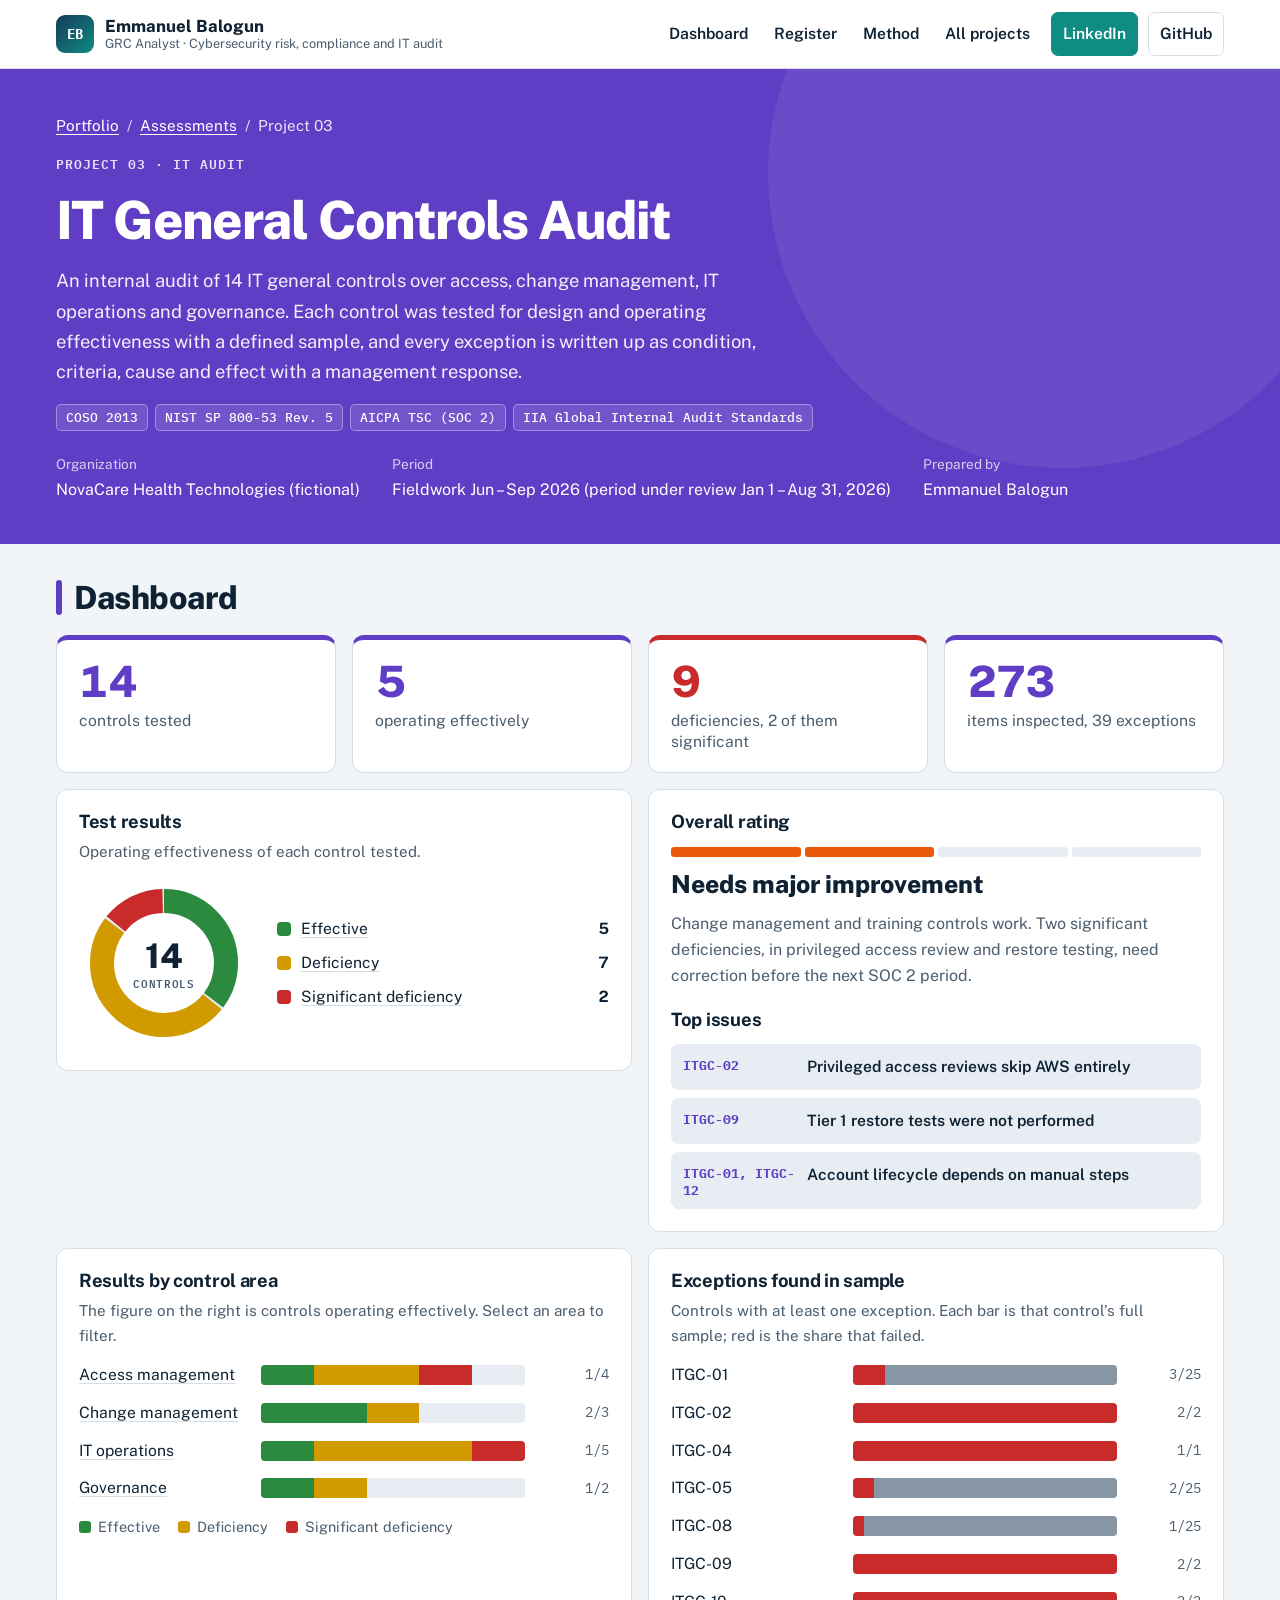
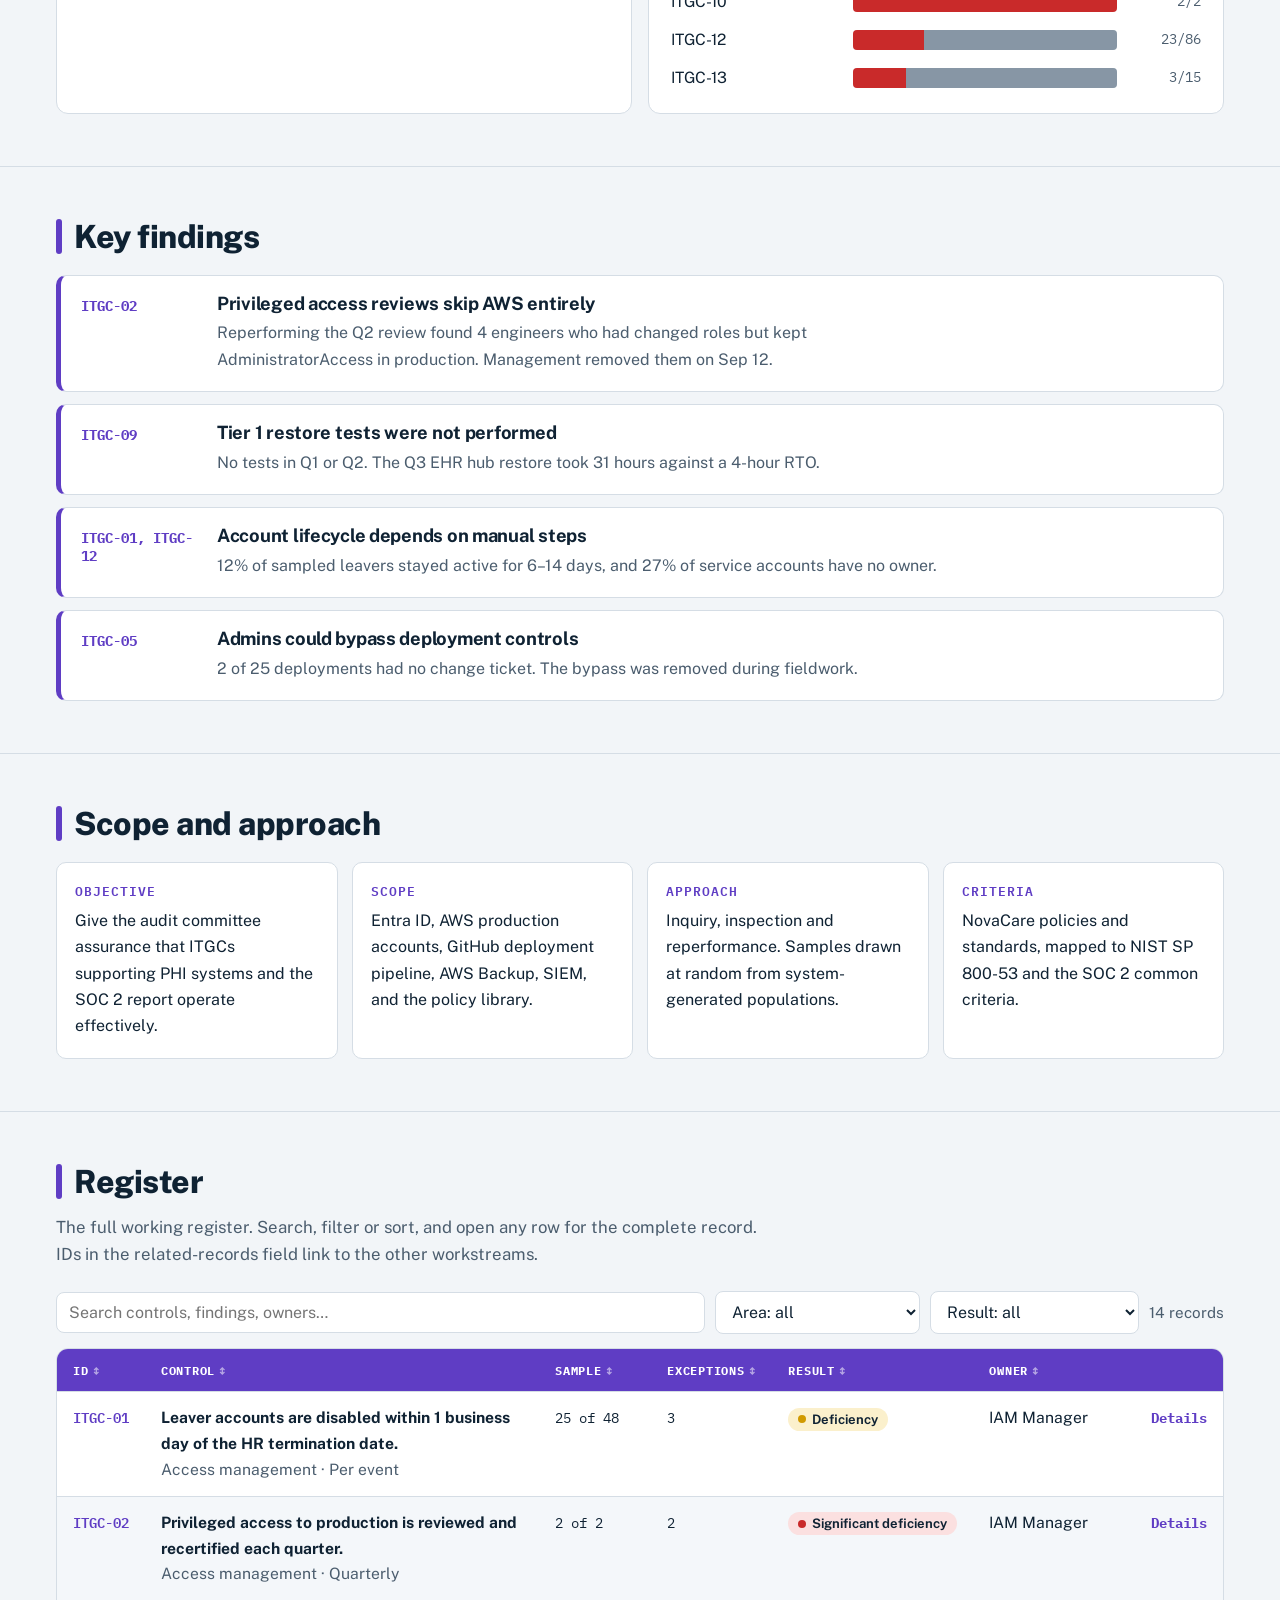
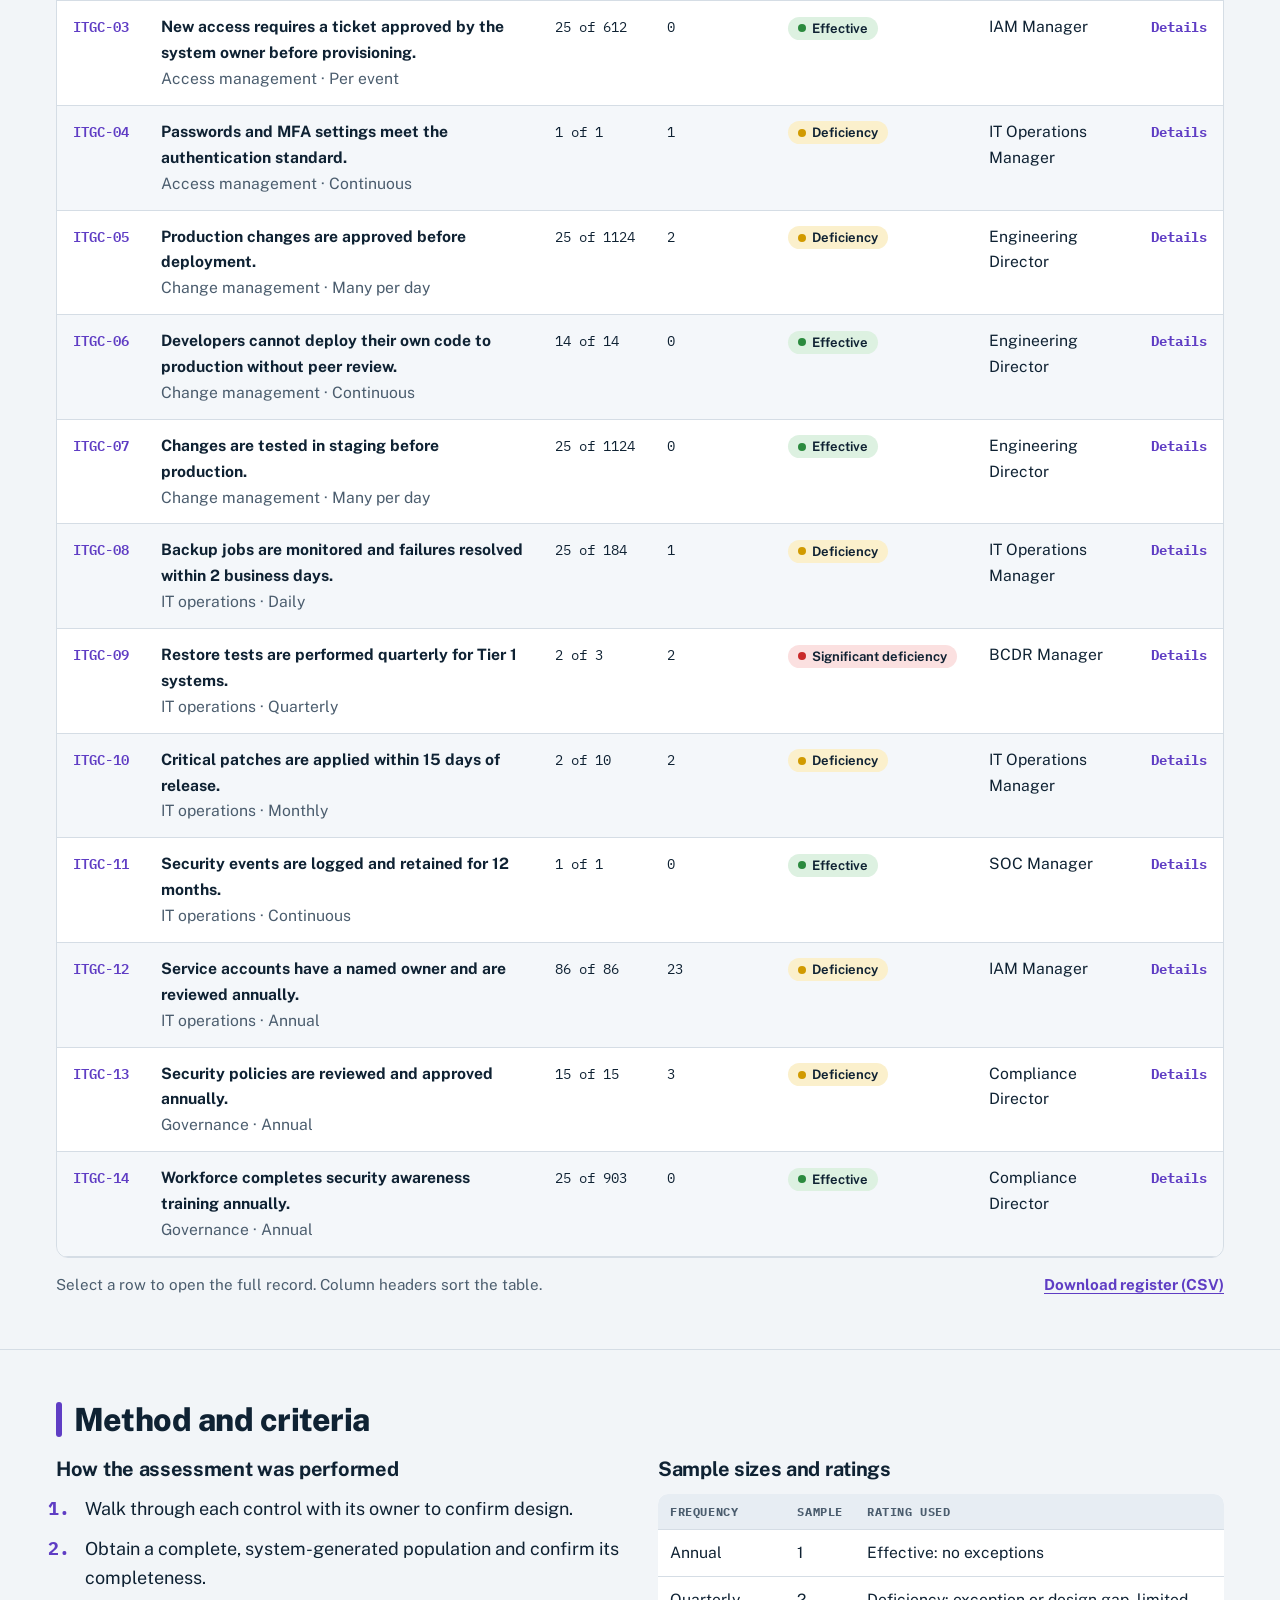
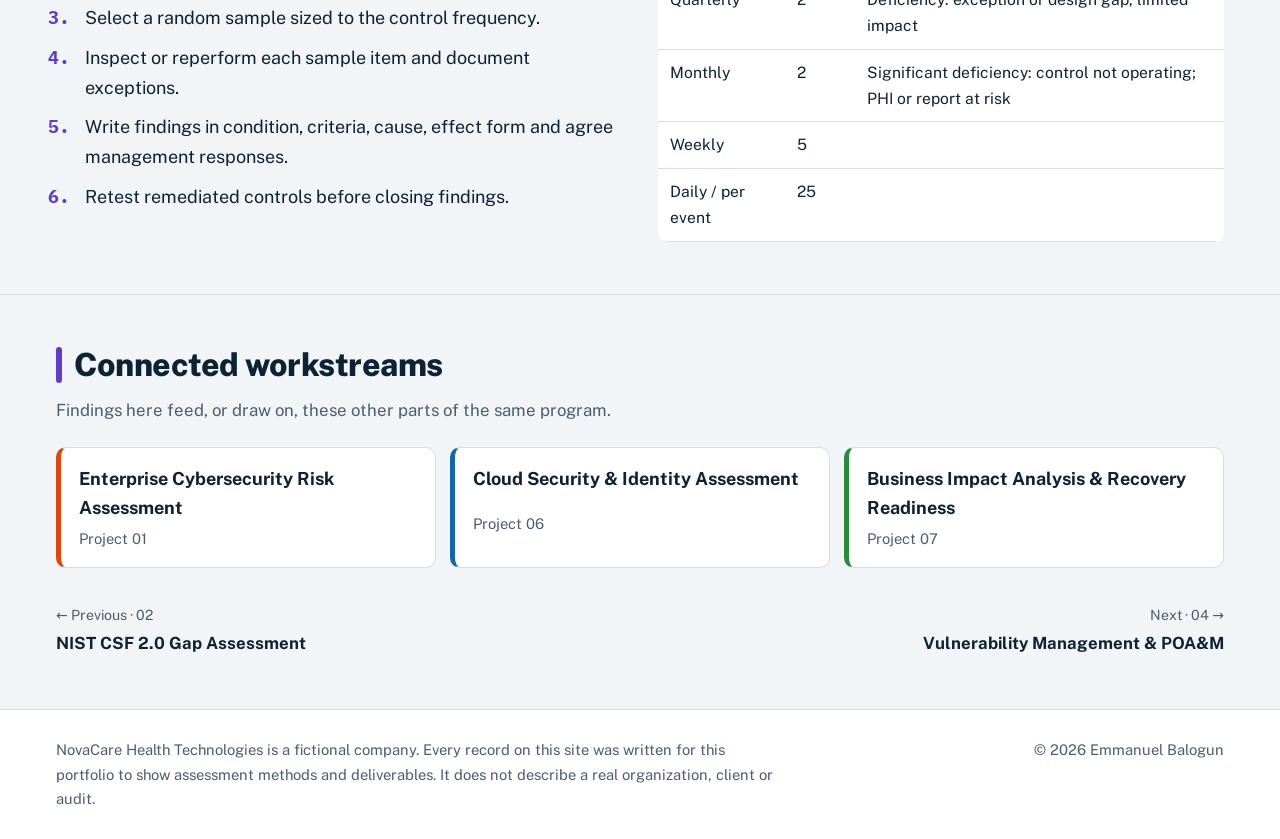
<file: projects/it-audit/index.html>
<!doctype html>
<html lang="en">
<head>
<meta charset="utf-8">
<meta name="viewport" content="width=device-width,initial-scale=1,viewport-fit=cover">
<title>IT General Controls Audit | Emmanuel Balogun</title>
<meta name="claude:viewport-fit-sides" content="cover">
<meta name="description" content="IT General Controls Audit: An internal audit of 14 IT general controls over access, change management, IT operations and governance. Each control was tested for design and opera">
<meta name="author" content="Emmanuel Balogun">
<meta property="og:type" content="website">
<meta property="og:title" content="IT General Controls Audit | Emmanuel Balogun">
<meta property="og:description" content="IT General Controls Audit: An internal audit of 14 IT general controls over access, change management, IT operations and governance. Each control was tested for design and opera">
<meta property="og:url" content="https://ebalogungrc.github.io/GRC---PORTFOLIO/projects/it-audit/">
<meta name="theme-color" content="#14212B">
<link rel="canonical" href="https://ebalogungrc.github.io/GRC---PORTFOLIO/projects/it-audit/">
<link rel="icon" href="data:image/svg+xml,%3Csvg xmlns='http://www.w3.org/2000/svg' viewBox='0 0 32 32'%3E%3Crect width='32' height='32' rx='7' fill='%2314212B'/%3E%3Ctext x='16' y='21' font-family='monospace' font-size='13' font-weight='700' fill='%23F4F6F7' text-anchor='middle'%3EEB%3C/text%3E%3C/svg%3E">
<link rel="preconnect" href="https://fonts.googleapis.com"><link rel="preconnect" href="https://fonts.gstatic.com" crossorigin><link rel="stylesheet" href="https://fonts.googleapis.com/css2?family=IBM+Plex+Mono:wght@400;500;600&family=Public+Sans:ital,wght@0,400;0,550;0,600;0,650;0,700;0,750;0,800;1,400&display=swap">
<link rel="stylesheet" href="../../assets/site.css">
</head>
<body class="p3">
<a class="skip" href="#main">Skip to content</a>
<header class="topbar"><div class="wrap">
<a class="brand" href="../../"><span class="mark">EB</span><span><b>Emmanuel Balogun</b><small>GRC Analyst · Cybersecurity risk, compliance and IT audit</small></span></a>
<nav class="topnav" aria-label="Primary"><a href="#summary">Dashboard</a><a href="#register">Register</a><a href="#method">Method</a><a href="../../#work">All projects</a><a class="cta li" href="https://www.linkedin.com/in/emmanuel-balogun-616a0137a" target="_blank" rel="noopener">LinkedIn</a><a class="cta" href="https://github.com/ebalogunGRC" target="_blank" rel="noopener">GitHub</a></nav>
</div></header>
<main id="main">
<header class="p-head"><div class="wrap">
<nav class="crumbs" aria-label="Breadcrumb"><a href="../../">Portfolio</a><span aria-hidden="true">/</span><a href="../../#work">Assessments</a><span aria-hidden="true">/</span><span>Project 03</span></nav>
<span class="label">Project 03 · IT audit</span>
<h1>IT General Controls Audit</h1>
<p class="lede">An internal audit of 14 IT general controls over access, change management, IT operations and governance. Each control was tested for design and operating effectiveness with a defined sample, and every exception is written up as condition, criteria, cause and effect with a management response.</p>
<div class="chips"><span class="chip">COSO 2013</span><span class="chip">NIST SP 800-53 Rev. 5</span><span class="chip">AICPA TSC (SOC 2)</span><span class="chip">IIA Global Internal Audit Standards</span></div>
<div class="p-meta"><div><span>Organization</span>NovaCare Health Technologies (fictional)</div><div><span>Period</span>Fieldwork Jun – Sep 2026 (period under review Jan 1 – Aug 31, 2026)</div><div><span>Prepared by</span>Emmanuel Balogun</div></div>
</div></header>

<section class="p-section dash" id="summary" aria-labelledby="h-dash"><div class="wrap">
<h2 id="h-dash">Dashboard</h2>
<div class="kpis"><div class="kpi"><b>14</b><span>controls tested</span></div><div class="kpi"><b>5</b><span>operating effectively</span></div><div class="kpi warn"><b>9</b><span>deficiencies, 2 of them significant</span></div><div class="kpi"><b>273</b><span>items inspected, 39 exceptions</span></div></div>
<div class="dgrid-top"><div class="panel"><h3>Test results</h3><p class="sub">Operating effectiveness of each control tested.</p><div class="donut-wrap"><svg viewBox="0 0 170 170" role="img" aria-label="Test results"><circle cx="85" cy="85" r="62" fill="none" stroke="var(--tint)" stroke-width="24"/><circle cx="85" cy="85" r="62" fill="none" stroke="var(--low)" stroke-width="24" stroke-dasharray="137.13 252.43" stroke-dashoffset="0.00" transform="rotate(-90 85 85)"><title>Effective: 5</title></circle><circle cx="85" cy="85" r="62" fill="none" stroke="var(--mod)" stroke-width="24" stroke-dasharray="192.78 196.78" stroke-dashoffset="-139.13" transform="rotate(-90 85 85)"><title>Deficiency: 7</title></circle><circle cx="85" cy="85" r="62" fill="none" stroke="var(--crit)" stroke-width="24" stroke-dasharray="53.65 335.91" stroke-dashoffset="-333.91" transform="rotate(-90 85 85)"><title>Significant deficiency: 2</title></circle><text x="85" y="90" text-anchor="middle" class="tot">14</text><text x="85" y="110" text-anchor="middle" class="totl">controls</text></svg><ul class="dlegend"><li><i style="background:var(--low)"></i><button type="button" data-set-filter="result:Effective">Effective</button><b>5</b></li><li><i style="background:var(--mod)"></i><button type="button" data-set-filter="result:Deficiency">Deficiency</button><b>7</b></li><li><i style="background:var(--crit)"></i><button type="button" data-set-filter="result:Significant deficiency">Significant deficiency</button><b>2</b></li></ul></div></div><div class="panel"><h3>Overall rating</h3><div class="rating" style="border:0;padding:0"><div class="scale r2"><i class="on"></i><i class="on"></i><i class=""></i><i class=""></i></div><strong>Needs major improvement</strong><p>Change management and training controls work. Two significant deficiencies, in privileged access review and restore testing, need correction before the next SOC 2 period.</p></div><h3 style="margin-top:6px">Top issues</h3><ul class="topissues"><li><span class="ref">ITGC-02</span><a href="#findings">Privileged access reviews skip AWS entirely</a></li><li><span class="ref">ITGC-09</span><a href="#findings">Tier 1 restore tests were not performed</a></li><li><span class="ref">ITGC-01, ITGC-12</span><a href="#findings">Account lifecycle depends on manual steps</a></li></ul></div></div>
<div class="charts">
<div class="panel"><h3>Results by control area</h3><p class="sub">The figure on the right is controls operating effectively. Select an area to filter.</p><div class="hbars"><div class="hbar"><button type="button" class="l linklike" data-set-filter="area:Access management">Access management</button><span class="trk"><i class="seg-low" style="width:20.00%" title="Effective: 1"></i><i class="seg-mod" style="width:40.00%" title="Deficiency: 2"></i><i class="seg-crit" style="width:20.00%" title="Significant deficiency: 1"></i></span><span class="v">1/4</span></div><div class="hbar"><button type="button" class="l linklike" data-set-filter="area:Change management">Change management</button><span class="trk"><i class="seg-low" style="width:40.00%" title="Effective: 2"></i><i class="seg-mod" style="width:20.00%" title="Deficiency: 1"></i></span><span class="v">2/3</span></div><div class="hbar"><button type="button" class="l linklike" data-set-filter="area:IT operations">IT operations</button><span class="trk"><i class="seg-low" style="width:20.00%" title="Effective: 1"></i><i class="seg-mod" style="width:60.00%" title="Deficiency: 3"></i><i class="seg-crit" style="width:20.00%" title="Significant deficiency: 1"></i></span><span class="v">1/5</span></div><div class="hbar"><button type="button" class="l linklike" data-set-filter="area:Governance">Governance</button><span class="trk"><i class="seg-low" style="width:20.00%" title="Effective: 1"></i><i class="seg-mod" style="width:20.00%" title="Deficiency: 1"></i></span><span class="v">1/2</span></div></div>
<div class="legend"><span><i class="seg-low"></i>Effective</span><span><i class="seg-mod"></i>Deficiency</span><span><i class="seg-crit"></i>Significant deficiency</span></div></div>
<div class="panel"><h3>Exceptions found in sample</h3><p class="sub">Controls with at least one exception. Each bar is that control’s full sample; red is the share that failed.</p><div class="hbars"><div class="hbar"><span class="l">ITGC-01</span><span class="trk"><i class="seg-crit" style="width:12.00%" title="Exception rate %: 12"></i><i class="seg-none" style="width:88.00%" title="No exception %: 88"></i></span><span class="v">3/25</span></div><div class="hbar"><span class="l">ITGC-02</span><span class="trk"><i class="seg-crit" style="width:100.00%" title="Exception rate %: 100"></i></span><span class="v">2/2</span></div><div class="hbar"><span class="l">ITGC-04</span><span class="trk"><i class="seg-crit" style="width:100.00%" title="Exception rate %: 100"></i></span><span class="v">1/1</span></div><div class="hbar"><span class="l">ITGC-05</span><span class="trk"><i class="seg-crit" style="width:8.00%" title="Exception rate %: 8"></i><i class="seg-none" style="width:92.00%" title="No exception %: 92"></i></span><span class="v">2/25</span></div><div class="hbar"><span class="l">ITGC-08</span><span class="trk"><i class="seg-crit" style="width:4.00%" title="Exception rate %: 4"></i><i class="seg-none" style="width:96.00%" title="No exception %: 96"></i></span><span class="v">1/25</span></div><div class="hbar"><span class="l">ITGC-09</span><span class="trk"><i class="seg-crit" style="width:100.00%" title="Exception rate %: 100"></i></span><span class="v">2/2</span></div><div class="hbar"><span class="l">ITGC-10</span><span class="trk"><i class="seg-crit" style="width:100.00%" title="Exception rate %: 100"></i></span><span class="v">2/2</span></div><div class="hbar"><span class="l">ITGC-12</span><span class="trk"><i class="seg-crit" style="width:26.74%" title="Exception rate %: 27"></i><i class="seg-none" style="width:73.26%" title="No exception %: 73"></i></span><span class="v">23/86</span></div><div class="hbar"><span class="l">ITGC-13</span><span class="trk"><i class="seg-crit" style="width:20.00%" title="Exception rate %: 20"></i><i class="seg-none" style="width:80.00%" title="No exception %: 80"></i></span><span class="v">3/15</span></div></div></div>
</div>
</div></section>

<section class="p-section" id="findings" aria-labelledby="h-concl"><div class="wrap">
<h2 id="h-concl">Key findings</h2>
<div class="keyfindings"><article><span class="ref">ITGC-02</span><div><h3>Privileged access reviews skip AWS entirely</h3><p>Reperforming the Q2 review found 4 engineers who had changed roles but kept AdministratorAccess in production. Management removed them on Sep 12.</p></div></article><article><span class="ref">ITGC-09</span><div><h3>Tier 1 restore tests were not performed</h3><p>No tests in Q1 or Q2. The Q3 EHR hub restore took 31 hours against a 4-hour RTO.</p></div></article><article><span class="ref">ITGC-01, ITGC-12</span><div><h3>Account lifecycle depends on manual steps</h3><p>12% of sampled leavers stayed active for 6–14 days, and 27% of service accounts have no owner.</p></div></article><article><span class="ref">ITGC-05</span><div><h3>Admins could bypass deployment controls</h3><p>2 of 25 deployments had no change ticket. The bypass was removed during fieldwork.</p></div></article></div>
</div></section>

<section class="p-section" aria-labelledby="h-scope"><div class="wrap">
<h2 id="h-scope">Scope and approach</h2>
<div class="glance"><div><span class="label">Objective</span><p>Give the audit committee assurance that ITGCs supporting PHI systems and the SOC 2 report operate effectively.</p></div><div><span class="label">Scope</span><p>Entra ID, AWS production accounts, GitHub deployment pipeline, AWS Backup, SIEM, and the policy library.</p></div><div><span class="label">Approach</span><p>Inquiry, inspection and reperformance. Samples drawn at random from system-generated populations.</p></div><div><span class="label">Criteria</span><p>NovaCare policies and standards, mapped to NIST SP 800-53 and the SOC 2 common criteria.</p></div></div>
</div></section>

<section class="p-section" id="register" aria-labelledby="h-reg"><div class="wrap">
<h2 id="h-reg">Register</h2>
<p class="sub">The full working register. Search, filter or sort, and open any row for the complete record. IDs in the related-records field link to the other workstreams.</p>
<div data-register>
<div class="toolbar">
<input type="search" id="reg-search" data-search placeholder="Search controls, findings, owners…" aria-label="Search the register">
<select id="f-area" data-filter="area" aria-label="Area"><option value="">Area: all</option><option value="Access management">Access management</option><option value="Change management">Change management</option><option value="IT operations">IT operations</option><option value="Governance">Governance</option></select><select id="f-result" data-filter="result" aria-label="Result"><option value="">Result: all</option><option value="Effective">Effective</option><option value="Deficiency">Deficiency</option><option value="Significant deficiency">Significant deficiency</option></select>
<button type="button" class="btn ghost small" data-clear hidden>Clear filters</button>
<span class="count" data-count aria-live="polite">14 controls</span>
</div>
<div class="tablewrap"><table class="reg"><thead><tr><th scope="col" data-key="id">ID</th><th scope="col" data-key="control">Control</th><th scope="col" data-key="sample" data-numeric>Sample</th><th scope="col" data-key="exc" data-numeric>Exceptions</th><th scope="col" data-key="result">Result</th><th scope="col" data-key="owner">Owner</th><th scope="col"><span class="sr-only">Details</span></th></tr></thead><tbody>
<tr class="row" data-area="Access management" data-result="Deficiency" data-s-id="ITGC-01" data-s-control="Leaver accounts are disabled within 1 business day of the HR termination date." data-s-sample="25" data-s-exc="3" data-s-result="1" data-s-owner="IAM Manager"><td class="id">ITGC-01</td><td class=""><b>Leaver accounts are disabled within 1 business day of the HR termination date.</b><br><span class="muted">Access management · Per event</span></td><td class="n"><span class="mono">25 of 48</span></td><td class="n"><span class="mono">3</span></td><td class=""><span class="pill mod">Deficiency</span></td><td class="">IAM Manager</td><td><button type="button" class="xbtn" aria-expanded="false">Details</button></td></tr><tr class="detail"><td colspan="7"><div class="dgrid"><div class="wide"><span class="label">Test procedure</span><p>Matched HR termination report to Entra ID disable timestamps for a random sample.</p></div><div class=""><span class="label">Condition</span><p>3 of 25 leavers (12%) stayed enabled 6, 9 and 14 business days after termination.</p></div><div class=""><span class="label">Criteria</span><p>Access Management Standard §4.2: disable within 1 business day.</p></div><div class=""><span class="label">Cause</span><p>Terminations entered in HR after the effective date do not trigger the IT ticket.</p></div><div class=""><span class="label">Effect</span><p>Former staff could reach email and SaaS apps containing PHI.</p></div><div class=""><span class="label">Recommendation</span><p>Trigger deprovisioning from the HR system via SCIM and reconcile leavers weekly.</p></div><div class=""><span class="label">Management response</span><p>Agreed. SCIM provisioning from Workday to Entra ID planned for January 2027.</p></div><div class=""><span class="label">NIST SP 800-53 Rev. 5</span><p>AC-2(3), PS-4</p></div><div class=""><span class="label">Related records · due date</span><p><a href="../risk-assessment/">R-14</a> · Jan 31, 2027</p></div></div></td></tr><tr class="row" data-area="Access management" data-result="Significant deficiency" data-s-id="ITGC-02" data-s-control="Privileged access to production is reviewed and recertified each quarter." data-s-sample="2" data-s-exc="2" data-s-result="2" data-s-owner="IAM Manager"><td class="id">ITGC-02</td><td class=""><b>Privileged access to production is reviewed and recertified each quarter.</b><br><span class="muted">Access management · Quarterly</span></td><td class="n"><span class="mono">2 of 2</span></td><td class="n"><span class="mono">2</span></td><td class=""><span class="pill crit">Significant deficiency</span></td><td class="">IAM Manager</td><td><button type="button" class="xbtn" aria-expanded="false">Details</button></td></tr><tr class="detail"><td colspan="7"><div class="dgrid"><div class="wide"><span class="label">Test procedure</span><p>Inspected Q1–Q2 review evidence; reperformed the Q2 review against the AWS IAM and Entra role exports.</p></div><div class=""><span class="label">Condition</span><p>Reviews covered Entra groups only. AWS IAM roles were excluded, and 4 users with AdministratorAccess had left their engineering roles.</p></div><div class=""><span class="label">Criteria</span><p>Access Management Standard §5.1: all privileged access reviewed quarterly.</p></div><div class=""><span class="label">Cause</span><p>Review scope was defined in 2023, before most production moved to AWS.</p></div><div class=""><span class="label">Effect</span><p>Unneeded administrative access to PHI systems went undetected for at least two quarters.</p></div><div class=""><span class="label">Recommendation</span><p>Add AWS IAM and the support console to the review scope; remove the 4 accounts now.</p></div><div class=""><span class="label">Management response</span><p>Agreed. Accounts removed on 2026-09-12; scope expanded for the Q4 review.</p></div><div class=""><span class="label">NIST SP 800-53 Rev. 5</span><p>AC-2(7), AC-6(7)</p></div><div class=""><span class="label">Related records · due date</span><p><a href="../risk-assessment/">R-01</a>, <a href="../cloud-iam/">CIA-02</a> · Dec 31, 2026</p></div></div></td></tr><tr class="row" data-area="Access management" data-result="Effective" data-s-id="ITGC-03" data-s-control="New access requires a ticket approved by the system owner before provisioning." data-s-sample="25" data-s-exc="0" data-s-result="0" data-s-owner="IAM Manager"><td class="id">ITGC-03</td><td class=""><b>New access requires a ticket approved by the system owner before provisioning.</b><br><span class="muted">Access management · Per event</span></td><td class="n"><span class="mono">25 of 612</span></td><td class="n"><span class="mono">0</span></td><td class=""><span class="pill low">Effective</span></td><td class="">IAM Manager</td><td><button type="button" class="xbtn" aria-expanded="false">Details</button></td></tr><tr class="detail"><td colspan="7"><div class="dgrid"><div class="wide"><span class="label">Test procedure</span><p>Selected new-access grants from Entra audit logs and traced each to an approved ticket.</p></div><div class=""><span class="label">Condition</span><p>No exceptions. All 25 grants had owner approval dated before provisioning.</p></div><div class=""><span class="label">Criteria</span><p>Access Management Standard §3.1.</p></div><div class=""><span class="label">Cause</span><p>—</p></div><div class=""><span class="label">Effect</span><p>—</p></div><div class=""><span class="label">Recommendation</span><p>No action.</p></div><div class=""><span class="label">Management response</span><p>—</p></div><div class=""><span class="label">NIST SP 800-53 Rev. 5</span><p>AC-2, AC-6</p></div><div class=""><span class="label">Related records · due date</span><p>— · —</p></div></div></td></tr><tr class="row" data-area="Access management" data-result="Deficiency" data-s-id="ITGC-04" data-s-control="Passwords and MFA settings meet the authentication standard." data-s-sample="1" data-s-exc="1" data-s-result="1" data-s-owner="IT Operations Manager"><td class="id">ITGC-04</td><td class=""><b>Passwords and MFA settings meet the authentication standard.</b><br><span class="muted">Access management · Continuous</span></td><td class="n"><span class="mono">1 of 1</span></td><td class="n"><span class="mono">1</span></td><td class=""><span class="pill mod">Deficiency</span></td><td class="">IT Operations Manager</td><td><button type="button" class="xbtn" aria-expanded="false">Details</button></td></tr><tr class="detail"><td colspan="7"><div class="dgrid"><div class="wide"><span class="label">Test procedure</span><p>Inspected Entra password policy, Conditional Access policies and MFA registration report.</p></div><div class=""><span class="label">Condition</span><p>MFA is enforced for all users, but legacy authentication is allowed for 3 shared mailboxes, which bypasses MFA.</p></div><div class=""><span class="label">Criteria</span><p>Authentication Standard §2.3: legacy protocols blocked.</p></div><div class=""><span class="label">Cause</span><p>Exclusion created in 2024 for a scanner-to-email workflow and never removed.</p></div><div class=""><span class="label">Effect</span><p>Shared mailboxes can be accessed with only a password.</p></div><div class=""><span class="label">Recommendation</span><p>Replace the scan-to-email workflow with an app registration and remove the exclusion.</p></div><div class=""><span class="label">Management response</span><p>Agreed. Target end of November 2026.</p></div><div class=""><span class="label">NIST SP 800-53 Rev. 5</span><p>IA-2(1), AC-17</p></div><div class=""><span class="label">Related records · due date</span><p><a href="../risk-assessment/">R-06</a>, <a href="../cloud-iam/">CIA-04</a> · Nov 30, 2026</p></div></div></td></tr><tr class="row" data-area="Change management" data-result="Deficiency" data-s-id="ITGC-05" data-s-control="Production changes are approved before deployment." data-s-sample="25" data-s-exc="2" data-s-result="1" data-s-owner="Engineering Director"><td class="id">ITGC-05</td><td class=""><b>Production changes are approved before deployment.</b><br><span class="muted">Change management · Many per day</span></td><td class="n"><span class="mono">25 of 1124</span></td><td class="n"><span class="mono">2</span></td><td class=""><span class="pill mod">Deficiency</span></td><td class="">Engineering Director</td><td><button type="button" class="xbtn" aria-expanded="false">Details</button></td></tr><tr class="detail"><td colspan="7"><div class="dgrid"><div class="wide"><span class="label">Test procedure</span><p>Pulled deployment logs from GitHub Actions and matched each deployment to an approved change ticket.</p></div><div class=""><span class="label">Condition</span><p>2 of 25 deployments (8%) had no change ticket. Both were emergency fixes deployed by a repository admin.</p></div><div class=""><span class="label">Criteria</span><p>Change Management Policy §3: every production change approved; emergency changes approved within 2 business days.</p></div><div class=""><span class="label">Cause</span><p>Admins can bypass branch protection, and the emergency-change process is not followed after hours.</p></div><div class=""><span class="label">Effect</span><p>Untested or malicious code could reach production without review.</p></div><div class=""><span class="label">Recommendation</span><p>Remove admin bypass; require retrospective approval of emergency changes within 2 business days.</p></div><div class=""><span class="label">Management response</span><p>Agreed. Bypass removed 2026-10-20; emergency process retraining scheduled.</p></div><div class=""><span class="label">NIST SP 800-53 Rev. 5</span><p>CM-3, CM-5</p></div><div class=""><span class="label">Related records · due date</span><p><a href="../risk-assessment/">R-20</a> · Dec 31, 2026</p></div></div></td></tr><tr class="row" data-area="Change management" data-result="Effective" data-s-id="ITGC-06" data-s-control="Developers cannot deploy their own code to production without peer review." data-s-sample="14" data-s-exc="0" data-s-result="0" data-s-owner="Engineering Director"><td class="id">ITGC-06</td><td class=""><b>Developers cannot deploy their own code to production without peer review.</b><br><span class="muted">Change management · Continuous</span></td><td class="n"><span class="mono">14 of 14</span></td><td class="n"><span class="mono">0</span></td><td class=""><span class="pill low">Effective</span></td><td class="">Engineering Director</td><td><button type="button" class="xbtn" aria-expanded="false">Details</button></td></tr><tr class="detail"><td colspan="7"><div class="dgrid"><div class="wide"><span class="label">Test procedure</span><p>Inspected branch protection settings on 14 production repositories.</p></div><div class=""><span class="label">Condition</span><p>No exceptions. All 14 repositories require one approving review from someone other than the author.</p></div><div class=""><span class="label">Criteria</span><p>Change Management Policy §4: segregation of duties.</p></div><div class=""><span class="label">Cause</span><p>—</p></div><div class=""><span class="label">Effect</span><p>—</p></div><div class=""><span class="label">Recommendation</span><p>No action.</p></div><div class=""><span class="label">Management response</span><p>—</p></div><div class=""><span class="label">NIST SP 800-53 Rev. 5</span><p>CM-5, AC-5</p></div><div class=""><span class="label">Related records · due date</span><p>— · —</p></div></div></td></tr><tr class="row" data-area="Change management" data-result="Effective" data-s-id="ITGC-07" data-s-control="Changes are tested in staging before production." data-s-sample="25" data-s-exc="0" data-s-result="0" data-s-owner="Engineering Director"><td class="id">ITGC-07</td><td class=""><b>Changes are tested in staging before production.</b><br><span class="muted">Change management · Many per day</span></td><td class="n"><span class="mono">25 of 1124</span></td><td class="n"><span class="mono">0</span></td><td class=""><span class="pill low">Effective</span></td><td class="">Engineering Director</td><td><button type="button" class="xbtn" aria-expanded="false">Details</button></td></tr><tr class="detail"><td colspan="7"><div class="dgrid"><div class="wide"><span class="label">Test procedure</span><p>For the ITGC-05 sample, inspected pipeline runs for a successful staging deployment and test stage.</p></div><div class=""><span class="label">Condition</span><p>No exceptions. All 25 deployments passed staging and automated tests first.</p></div><div class=""><span class="label">Criteria</span><p>Change Management Policy §3.4.</p></div><div class=""><span class="label">Cause</span><p>—</p></div><div class=""><span class="label">Effect</span><p>—</p></div><div class=""><span class="label">Recommendation</span><p>No action.</p></div><div class=""><span class="label">Management response</span><p>—</p></div><div class=""><span class="label">NIST SP 800-53 Rev. 5</span><p>CM-3(2), SA-11</p></div><div class=""><span class="label">Related records · due date</span><p>— · —</p></div></div></td></tr><tr class="row" data-area="IT operations" data-result="Deficiency" data-s-id="ITGC-08" data-s-control="Backup jobs are monitored and failures resolved within 2 business days." data-s-sample="25" data-s-exc="1" data-s-result="1" data-s-owner="IT Operations Manager"><td class="id">ITGC-08</td><td class=""><b>Backup jobs are monitored and failures resolved within 2 business days.</b><br><span class="muted">IT operations · Daily</span></td><td class="n"><span class="mono">25 of 184</span></td><td class="n"><span class="mono">1</span></td><td class=""><span class="pill mod">Deficiency</span></td><td class="">IT Operations Manager</td><td><button type="button" class="xbtn" aria-expanded="false">Details</button></td></tr><tr class="detail"><td colspan="7"><div class="dgrid"><div class="wide"><span class="label">Test procedure</span><p>Inspected AWS Backup job history and the related tickets for failed jobs.</p></div><div class=""><span class="label">Condition</span><p>1 of 25 sampled days had a failed RDS backup with no ticket; it failed again the next two nights.</p></div><div class=""><span class="label">Criteria</span><p>Backup Standard §2.2.</p></div><div class=""><span class="label">Cause</span><p>Failure alerts go to a shared mailbox that is not monitored on weekends.</p></div><div class=""><span class="label">Effect</span><p>PHI database could have been unrecoverable to the expected point in time.</p></div><div class=""><span class="label">Recommendation</span><p>Send backup failures to the on-call paging tool.</p></div><div class=""><span class="label">Management response</span><p>Agreed. Implemented 2026-10-05; evidence to be provided for retest.</p></div><div class=""><span class="label">NIST SP 800-53 Rev. 5</span><p>CP-9, SI-4</p></div><div class=""><span class="label">Related records · due date</span><p><a href="../business-continuity/">BIA-03</a> · Nov 15, 2026</p></div></div></td></tr><tr class="row" data-area="IT operations" data-result="Significant deficiency" data-s-id="ITGC-09" data-s-control="Restore tests are performed quarterly for Tier 1 systems." data-s-sample="2" data-s-exc="2" data-s-result="2" data-s-owner="BCDR Manager"><td class="id">ITGC-09</td><td class=""><b>Restore tests are performed quarterly for Tier 1 systems.</b><br><span class="muted">IT operations · Quarterly</span></td><td class="n"><span class="mono">2 of 3</span></td><td class="n"><span class="mono">2</span></td><td class=""><span class="pill crit">Significant deficiency</span></td><td class="">BCDR Manager</td><td><button type="button" class="xbtn" aria-expanded="false">Details</button></td></tr><tr class="detail"><td colspan="7"><div class="dgrid"><div class="wide"><span class="label">Test procedure</span><p>Requested Q1–Q3 restore test records for the 4 Tier 1 systems.</p></div><div class=""><span class="label">Condition</span><p>No restore tests were documented in Q1 or Q2. The Q3 test of the EHR hub took 31 hours against a 4-hour RTO.</p></div><div class=""><span class="label">Criteria</span><p>Backup Standard §3.1: quarterly restore test of each Tier 1 system.</p></div><div class=""><span class="label">Cause</span><p>No owner assigned for restore testing after a 2025 reorganization.</p></div><div class=""><span class="label">Effect</span><p>NovaCare cannot show that Tier 1 services can be recovered within committed times.</p></div><div class=""><span class="label">Recommendation</span><p>Assign the BCDR Manager as owner and schedule quarterly timed restores.</p></div><div class=""><span class="label">Management response</span><p>Agreed. Q4 test scheduled for 2026-12-10.</p></div><div class=""><span class="label">NIST SP 800-53 Rev. 5</span><p>CP-4, CP-9</p></div><div class=""><span class="label">Related records · due date</span><p><a href="../risk-assessment/">R-02</a>, <a href="../risk-assessment/">R-13</a>, <a href="../business-continuity/">BIA-02</a> · Dec 31, 2026</p></div></div></td></tr><tr class="row" data-area="IT operations" data-result="Deficiency" data-s-id="ITGC-10" data-s-control="Critical patches are applied within 15 days of release." data-s-sample="2" data-s-exc="2" data-s-result="1" data-s-owner="IT Operations Manager"><td class="id">ITGC-10</td><td class=""><b>Critical patches are applied within 15 days of release.</b><br><span class="muted">IT operations · Monthly</span></td><td class="n"><span class="mono">2 of 10</span></td><td class="n"><span class="mono">2</span></td><td class=""><span class="pill mod">Deficiency</span></td><td class="">IT Operations Manager</td><td><button type="button" class="xbtn" aria-expanded="false">Details</button></td></tr><tr class="detail"><td colspan="7"><div class="dgrid"><div class="wide"><span class="label">Test procedure</span><p>Compared scanner results to the patching SLA for two sampled months.</p></div><div class=""><span class="label">Condition</span><p>In both months, 14–19% of critical findings exceeded 15 days; 7 hosts run an unsupported OS.</p></div><div class=""><span class="label">Criteria</span><p>Vulnerability Management Standard §4.</p></div><div class=""><span class="label">Cause</span><p>Ownership of findings is unclear and maintenance windows are limited.</p></div><div class=""><span class="label">Effect</span><p>Known exploitable vulnerabilities remain on production systems.</p></div><div class=""><span class="label">Recommendation</span><p>Assign owners by asset tag and escalate overdue criticals to the CISO.</p></div><div class=""><span class="label">Management response</span><p>Agreed. See POA&amp;M in Project 04.</p></div><div class=""><span class="label">NIST SP 800-53 Rev. 5</span><p>SI-2, RA-5</p></div><div class=""><span class="label">Related records · due date</span><p><a href="../vulnerability-management/">Vulnerability Management &amp; POA&amp;M</a> · Jan 31, 2027</p></div></div></td></tr><tr class="row" data-area="IT operations" data-result="Effective" data-s-id="ITGC-11" data-s-control="Security events are logged and retained for 12 months." data-s-sample="1" data-s-exc="0" data-s-result="0" data-s-owner="SOC Manager"><td class="id">ITGC-11</td><td class=""><b>Security events are logged and retained for 12 months.</b><br><span class="muted">IT operations · Continuous</span></td><td class="n"><span class="mono">1 of 1</span></td><td class="n"><span class="mono">0</span></td><td class=""><span class="pill low">Effective</span></td><td class="">SOC Manager</td><td><button type="button" class="xbtn" aria-expanded="false">Details</button></td></tr><tr class="detail"><td colspan="7"><div class="dgrid"><div class="wide"><span class="label">Test procedure</span><p>Inspected SIEM retention settings and confirmed log presence for 3 sampled dates.</p></div><div class=""><span class="label">Condition</span><p>No exceptions for in-scope sources; 400-day retention configured. Coverage gaps are reported in Project 02.</p></div><div class=""><span class="label">Criteria</span><p>Logging Standard §2.</p></div><div class=""><span class="label">Cause</span><p>—</p></div><div class=""><span class="label">Effect</span><p>—</p></div><div class=""><span class="label">Recommendation</span><p>No action for retention.</p></div><div class=""><span class="label">Management response</span><p>—</p></div><div class=""><span class="label">NIST SP 800-53 Rev. 5</span><p>AU-11</p></div><div class=""><span class="label">Related records · due date</span><p><a href="../gap-assessment/">CSF DE.AE-03</a> · —</p></div></div></td></tr><tr class="row" data-area="IT operations" data-result="Deficiency" data-s-id="ITGC-12" data-s-control="Service accounts have a named owner and are reviewed annually." data-s-sample="86" data-s-exc="23" data-s-result="1" data-s-owner="IAM Manager"><td class="id">ITGC-12</td><td class=""><b>Service accounts have a named owner and are reviewed annually.</b><br><span class="muted">IT operations · Annual</span></td><td class="n"><span class="mono">86 of 86</span></td><td class="n"><span class="mono">23</span></td><td class=""><span class="pill mod">Deficiency</span></td><td class="">IAM Manager</td><td><button type="button" class="xbtn" aria-expanded="false">Details</button></td></tr><tr class="detail"><td colspan="7"><div class="dgrid"><div class="wide"><span class="label">Test procedure</span><p>Exported service accounts from Entra ID and Active Directory; checked owner and last review fields.</p></div><div class=""><span class="label">Condition</span><p>23 of 86 service accounts (27%) have no owner; 9 have not signed in for over a year.</p></div><div class=""><span class="label">Criteria</span><p>Access Management Standard §6.</p></div><div class=""><span class="label">Cause</span><p>No process requires an owner when a service account is created.</p></div><div class=""><span class="label">Effect</span><p>Unowned accounts may hold excess privilege and are not monitored.</p></div><div class=""><span class="label">Recommendation</span><p>Assign owners or disable within 30 days; require an owner at creation.</p></div><div class=""><span class="label">Management response</span><p>Agreed. Owner field made mandatory in the request form.</p></div><div class=""><span class="label">NIST SP 800-53 Rev. 5</span><p>AC-2, IA-4</p></div><div class=""><span class="label">Related records · due date</span><p><a href="../cloud-iam/">CIA-07</a> · Jan 31, 2027</p></div></div></td></tr><tr class="row" data-area="Governance" data-result="Deficiency" data-s-id="ITGC-13" data-s-control="Security policies are reviewed and approved annually." data-s-sample="15" data-s-exc="3" data-s-result="1" data-s-owner="Compliance Director"><td class="id">ITGC-13</td><td class=""><b>Security policies are reviewed and approved annually.</b><br><span class="muted">Governance · Annual</span></td><td class="n"><span class="mono">15 of 15</span></td><td class="n"><span class="mono">3</span></td><td class=""><span class="pill mod">Deficiency</span></td><td class="">Compliance Director</td><td><button type="button" class="xbtn" aria-expanded="false">Details</button></td></tr><tr class="detail"><td colspan="7"><div class="dgrid"><div class="wide"><span class="label">Test procedure</span><p>Inspected approval dates for the policy and its 14 supporting standards.</p></div><div class=""><span class="label">Condition</span><p>3 standards (cryptography, logging, mobile device) were last approved in 2024.</p></div><div class=""><span class="label">Criteria</span><p>Policy Management Procedure §2.</p></div><div class=""><span class="label">Cause</span><p>Review reminders are tracked manually.</p></div><div class=""><span class="label">Effect</span><p>Staff may follow outdated requirements.</p></div><div class=""><span class="label">Recommendation</span><p>Track review dates in the GRC tool with automatic reminders.</p></div><div class=""><span class="label">Management response</span><p>Agreed.</p></div><div class=""><span class="label">NIST SP 800-53 Rev. 5</span><p>PL-1, PM-1</p></div><div class=""><span class="label">Related records · due date</span><p><a href="../gap-assessment/">CSF GV.PO-01</a> · Dec 31, 2026</p></div></div></td></tr><tr class="row" data-area="Governance" data-result="Effective" data-s-id="ITGC-14" data-s-control="Workforce completes security awareness training annually." data-s-sample="25" data-s-exc="0" data-s-result="0" data-s-owner="Compliance Director"><td class="id">ITGC-14</td><td class=""><b>Workforce completes security awareness training annually.</b><br><span class="muted">Governance · Annual</span></td><td class="n"><span class="mono">25 of 903</span></td><td class="n"><span class="mono">0</span></td><td class=""><span class="pill low">Effective</span></td><td class="">Compliance Director</td><td><button type="button" class="xbtn" aria-expanded="false">Details</button></td></tr><tr class="detail"><td colspan="7"><div class="dgrid"><div class="wide"><span class="label">Test procedure</span><p>Inspected LMS completion report and traced 25 employees to completion records.</p></div><div class=""><span class="label">Condition</span><p>No exceptions. Overall completion 97%; non-completers have access suspended after 30 days.</p></div><div class=""><span class="label">Criteria</span><p>Security Awareness Standard §1.</p></div><div class=""><span class="label">Cause</span><p>—</p></div><div class=""><span class="label">Effect</span><p>—</p></div><div class=""><span class="label">Recommendation</span><p>No action.</p></div><div class=""><span class="label">Management response</span><p>—</p></div><div class=""><span class="label">NIST SP 800-53 Rev. 5</span><p>AT-2</p></div><div class=""><span class="label">Related records · due date</span><p>— · —</p></div></div></td></tr>
</tbody></table></div>
<div class="reg-foot"><span>Select a row to open the full record. Column headers sort the table.</span><a href="../../downloads/03-itgc-testing.csv" download>Download register (CSV)</a></div>
</div>
</div></section>

<section class="p-section" id="method" aria-labelledby="h-method"><div class="wrap">
<h2 id="h-method">Method and criteria</h2>
<div class="method"><div><h3>How the assessment was performed</h3><ol><li>Walk through each control with its owner to confirm design.</li><li>Obtain a complete, system-generated population and confirm its completeness.</li><li>Select a random sample sized to the control frequency.</li><li>Inspect or reperform each sample item and document exceptions.</li><li>Write findings in condition, criteria, cause, effect form and agree management responses.</li><li>Retest remediated controls before closing findings.</li></ol></div><div><h3>Sample sizes and ratings</h3><div class="chartscroll"><table><thead><tr><th>Frequency</th><th>Sample</th><th>Rating used</th></tr></thead><tbody><tr><td>Annual</td><td>1</td><td>Effective: no exceptions</td></tr><tr><td>Quarterly</td><td>2</td><td>Deficiency: exception or design gap, limited impact</td></tr><tr><td>Monthly</td><td>2</td><td>Significant deficiency: control not operating; PHI or report at risk</td></tr><tr><td>Weekly</td><td>5</td><td></td></tr><tr><td>Daily / per event</td><td>25</td><td></td></tr></tbody></table></div></div></div>
</div></section>

<section class="p-section" aria-labelledby="h-rel"><div class="wrap">
<h2 id="h-rel">Connected workstreams</h2>
<p class="sub">Findings here feed, or draw on, these other parts of the same program.</p>
<div class="related"><a style="--rc:var(--p1)" href="../risk-assessment/"><b>Enterprise Cybersecurity Risk Assessment</b><span>Project 01</span></a><a style="--rc:var(--p6)" href="../cloud-iam/"><b>Cloud Security &amp; Identity Assessment</b><span>Project 06</span></a><a style="--rc:var(--p7)" href="../business-continuity/"><b>Business Impact Analysis &amp; Recovery Readiness</b><span>Project 07</span></a></div>
<div style="margin-top:36px" class="pager"><a href="../gap-assessment/"><span>← Previous · 02</span>NIST CSF 2.0 Gap Assessment</a><a class="next" href="../vulnerability-management/"><span>Next · 04 →</span>Vulnerability Management &amp; POA&amp;M</a></div>
</div></section>
</main>
<footer class="site"><div class="wrap"><p>NovaCare Health Technologies is a fictional company. Every record on this site was written for this portfolio to show assessment methods and deliverables. It does not describe a real organization, client or audit.</p><p>© 2026 Emmanuel Balogun</p></div></footer>
<script src="../../assets/site.js" defer></script>
</body>
</html>
</file>
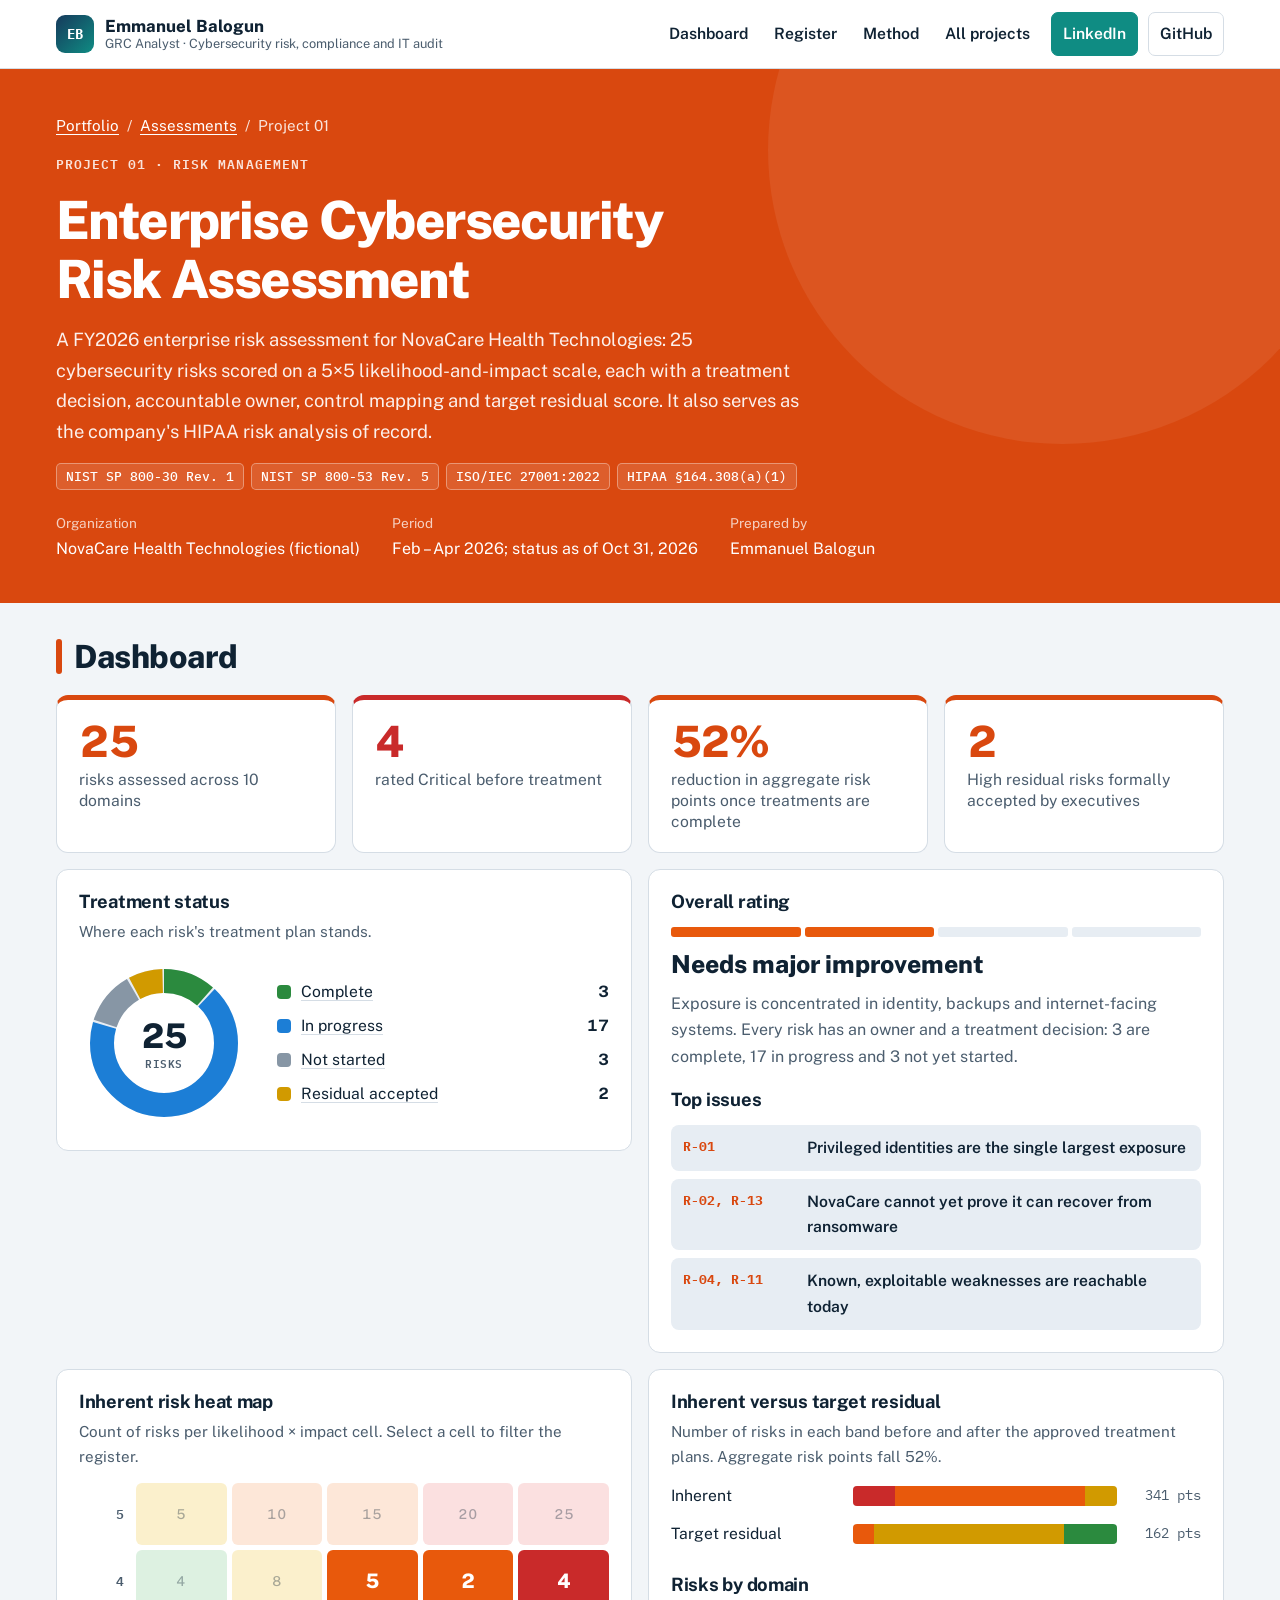
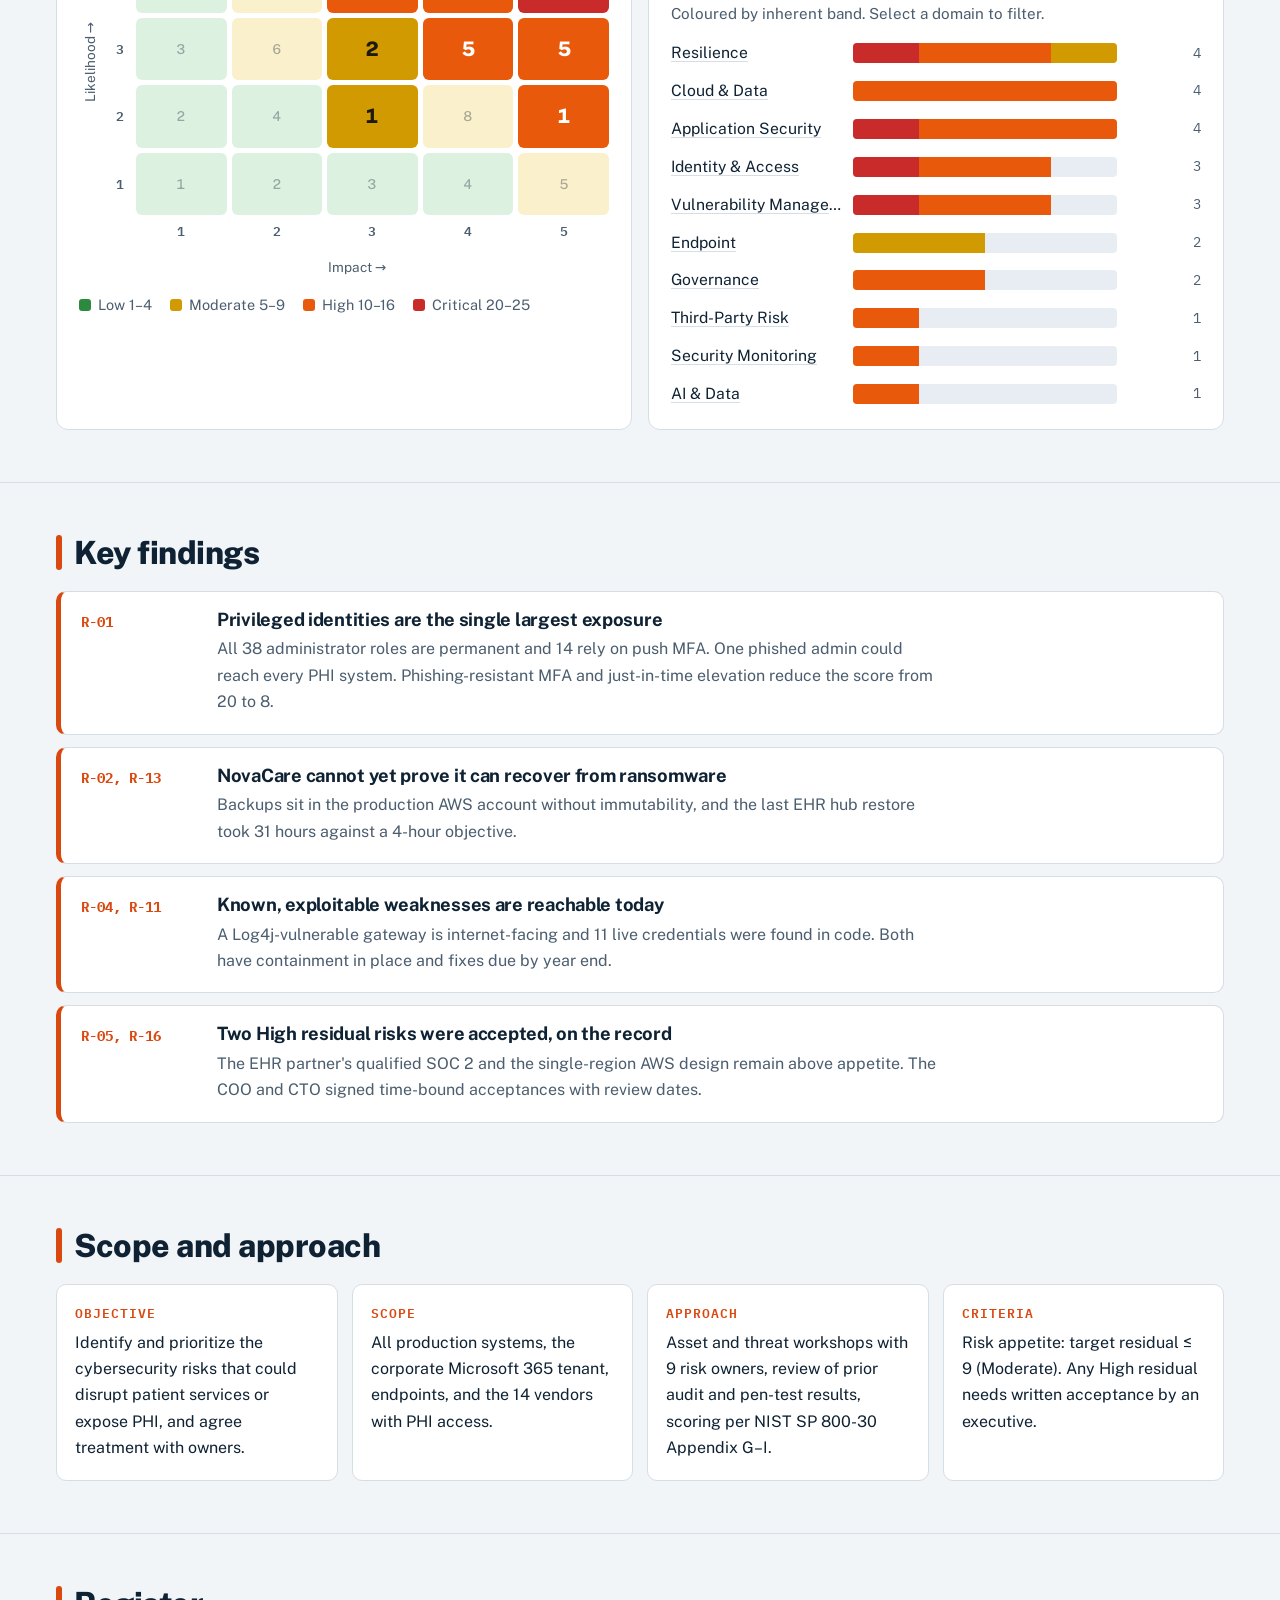
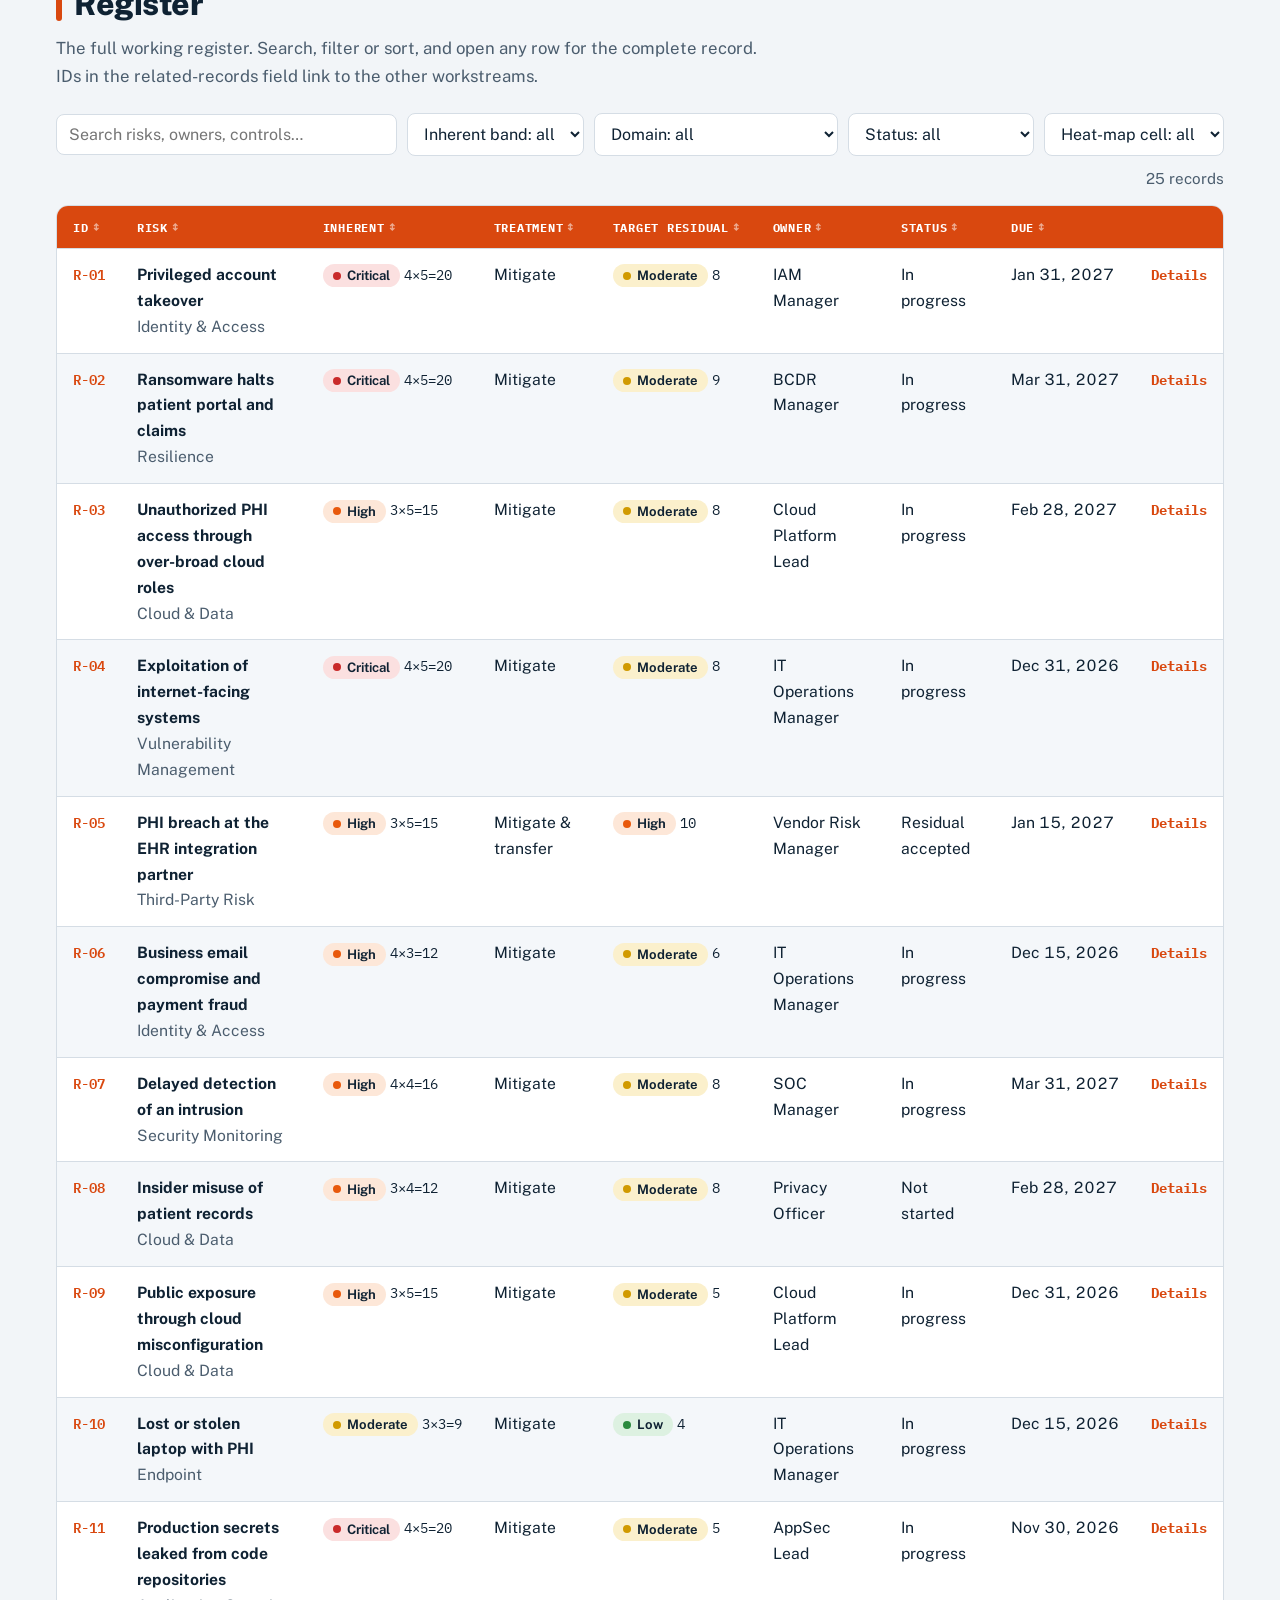
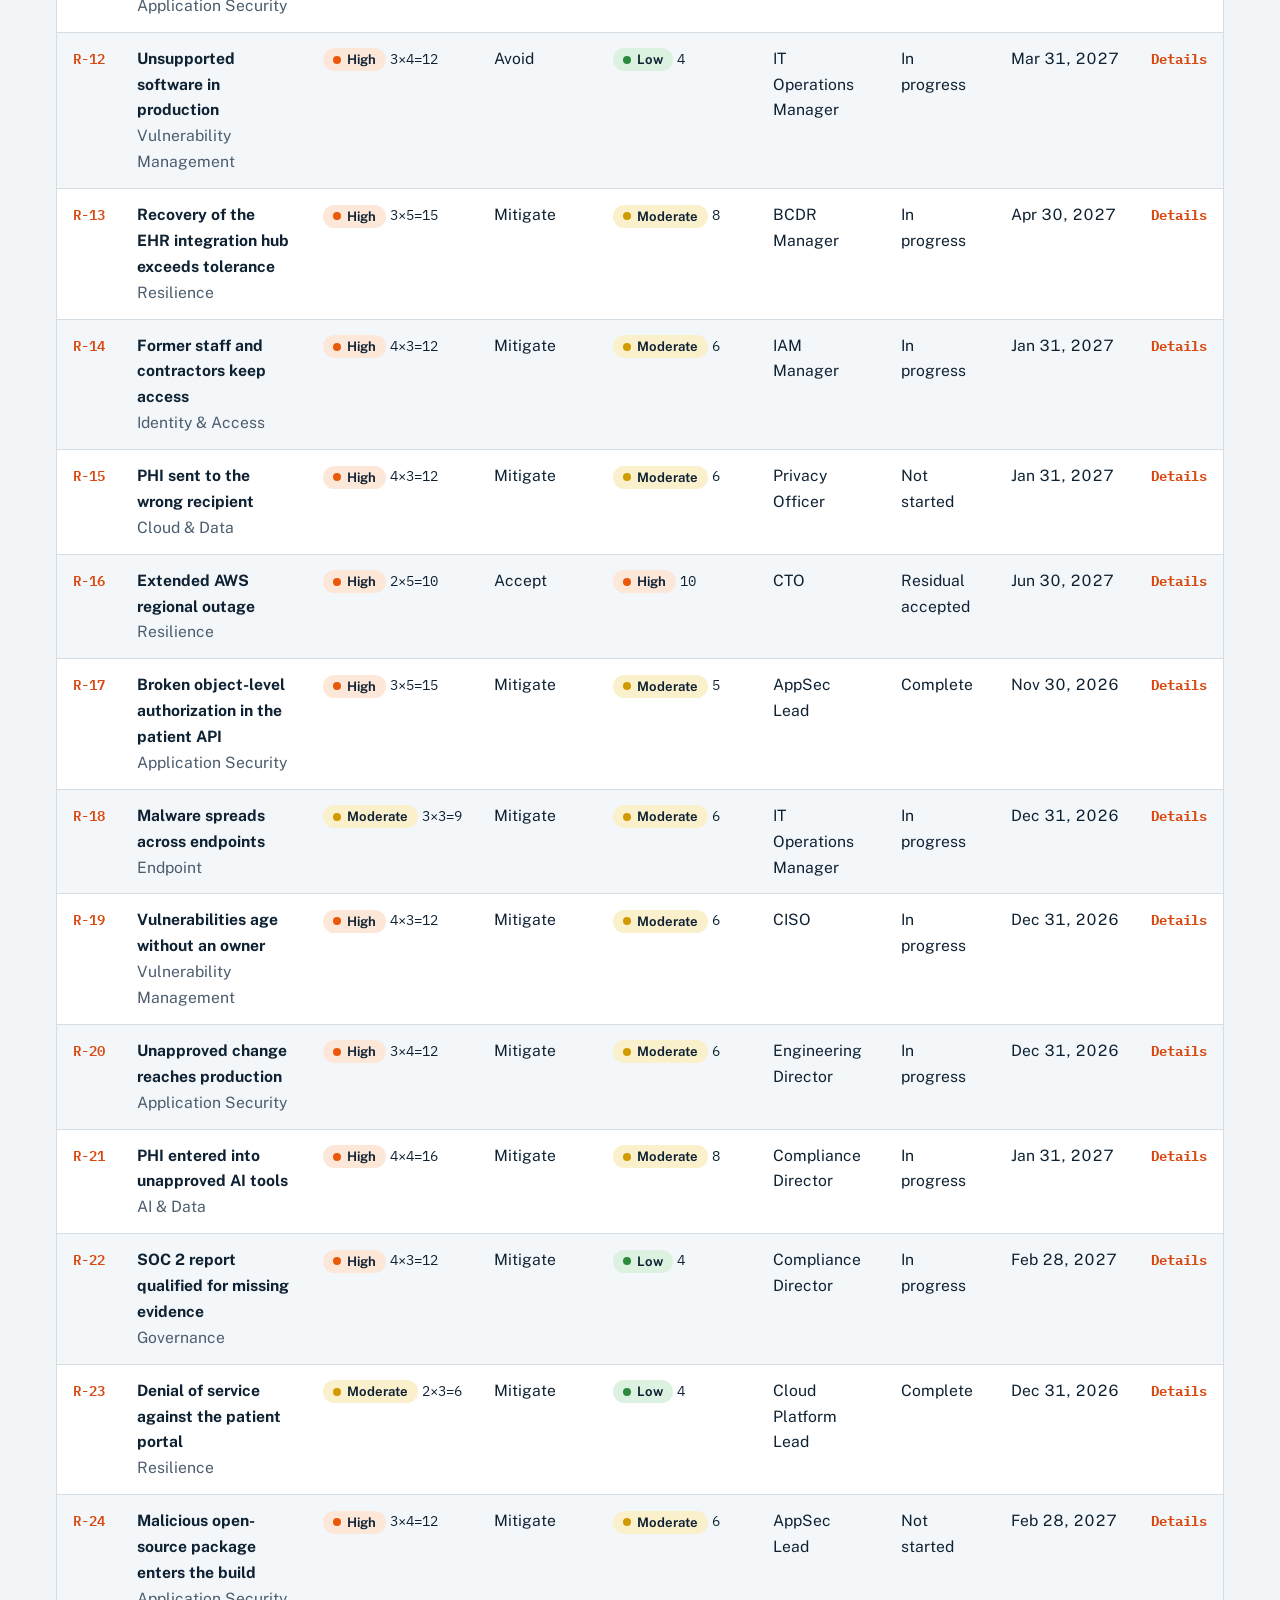
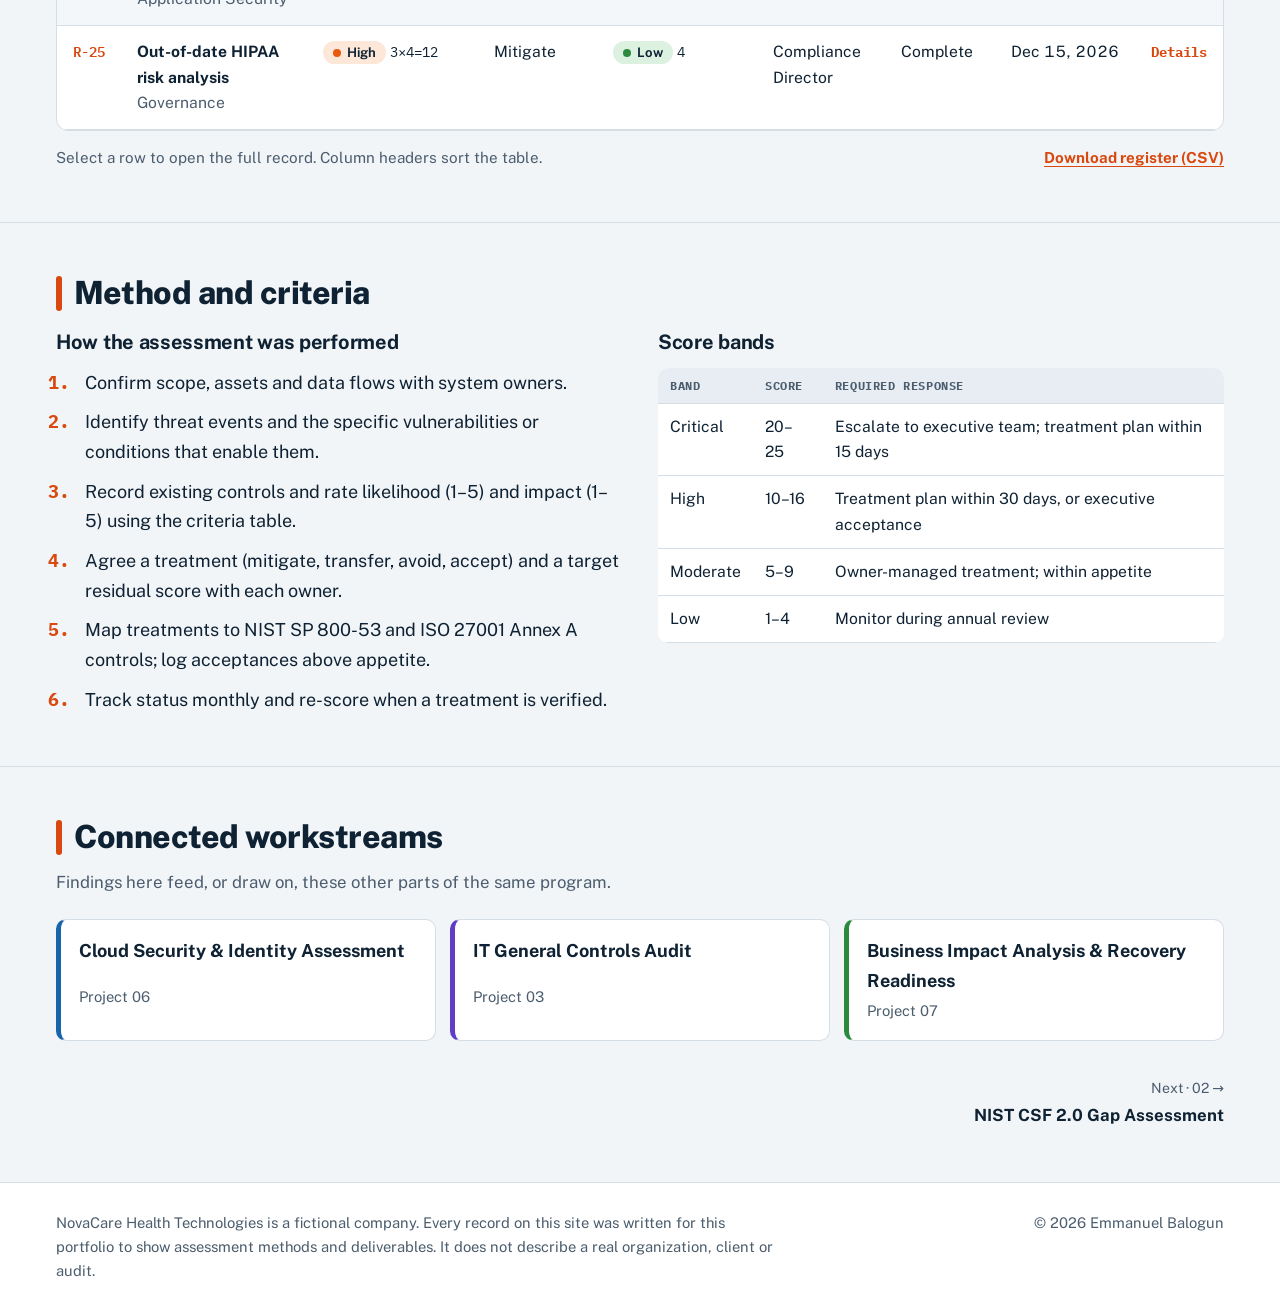
<file: projects/risk-assessment/index.html>
<!doctype html>
<html lang="en">
<head>
<meta charset="utf-8">
<meta name="viewport" content="width=device-width,initial-scale=1,viewport-fit=cover">
<title>Enterprise Cybersecurity Risk Assessment | Emmanuel Balogun</title>
<meta name="claude:viewport-fit-sides" content="cover">
<meta name="description" content="Enterprise Cybersecurity Risk Assessment: A FY2026 enterprise risk assessment for NovaCare Health Technologies: 25 cybersecurity risks scored on a 5×5 likelihood-and-impact scale, each with a ">
<meta name="author" content="Emmanuel Balogun">
<meta property="og:type" content="website">
<meta property="og:title" content="Enterprise Cybersecurity Risk Assessment | Emmanuel Balogun">
<meta property="og:description" content="Enterprise Cybersecurity Risk Assessment: A FY2026 enterprise risk assessment for NovaCare Health Technologies: 25 cybersecurity risks scored on a 5×5 likelihood-and-impact scale, each with a ">
<meta property="og:url" content="https://ebalogungrc.github.io/GRC---PORTFOLIO/projects/risk-assessment/">
<meta name="theme-color" content="#14212B">
<link rel="canonical" href="https://ebalogungrc.github.io/GRC---PORTFOLIO/projects/risk-assessment/">
<link rel="icon" href="data:image/svg+xml,%3Csvg xmlns='http://www.w3.org/2000/svg' viewBox='0 0 32 32'%3E%3Crect width='32' height='32' rx='7' fill='%2314212B'/%3E%3Ctext x='16' y='21' font-family='monospace' font-size='13' font-weight='700' fill='%23F4F6F7' text-anchor='middle'%3EEB%3C/text%3E%3C/svg%3E">
<link rel="preconnect" href="https://fonts.googleapis.com"><link rel="preconnect" href="https://fonts.gstatic.com" crossorigin><link rel="stylesheet" href="https://fonts.googleapis.com/css2?family=IBM+Plex+Mono:wght@400;500;600&family=Public+Sans:ital,wght@0,400;0,550;0,600;0,650;0,700;0,750;0,800;1,400&display=swap">
<link rel="stylesheet" href="../../assets/site.css">
</head>
<body class="p1">
<a class="skip" href="#main">Skip to content</a>
<header class="topbar"><div class="wrap">
<a class="brand" href="../../"><span class="mark">EB</span><span><b>Emmanuel Balogun</b><small>GRC Analyst · Cybersecurity risk, compliance and IT audit</small></span></a>
<nav class="topnav" aria-label="Primary"><a href="#summary">Dashboard</a><a href="#register">Register</a><a href="#method">Method</a><a href="../../#work">All projects</a><a class="cta li" href="https://www.linkedin.com/in/emmanuel-balogun-616a0137a" target="_blank" rel="noopener">LinkedIn</a><a class="cta" href="https://github.com/ebalogunGRC" target="_blank" rel="noopener">GitHub</a></nav>
</div></header>
<main id="main">
<header class="p-head"><div class="wrap">
<nav class="crumbs" aria-label="Breadcrumb"><a href="../../">Portfolio</a><span aria-hidden="true">/</span><a href="../../#work">Assessments</a><span aria-hidden="true">/</span><span>Project 01</span></nav>
<span class="label">Project 01 · Risk management</span>
<h1>Enterprise Cybersecurity Risk Assessment</h1>
<p class="lede">A FY2026 enterprise risk assessment for NovaCare Health Technologies: 25 cybersecurity risks scored on a 5×5 likelihood-and-impact scale, each with a treatment decision, accountable owner, control mapping and target residual score. It also serves as the company&#x27;s HIPAA risk analysis of record.</p>
<div class="chips"><span class="chip">NIST SP 800-30 Rev. 1</span><span class="chip">NIST SP 800-53 Rev. 5</span><span class="chip">ISO/IEC 27001:2022</span><span class="chip">HIPAA §164.308(a)(1)</span></div>
<div class="p-meta"><div><span>Organization</span>NovaCare Health Technologies (fictional)</div><div><span>Period</span>Feb – Apr 2026; status as of Oct 31, 2026</div><div><span>Prepared by</span>Emmanuel Balogun</div></div>
</div></header>

<section class="p-section dash" id="summary" aria-labelledby="h-dash"><div class="wrap">
<h2 id="h-dash">Dashboard</h2>
<div class="kpis"><div class="kpi"><b>25</b><span>risks assessed across 10 domains</span></div><div class="kpi warn"><b>4</b><span>rated Critical before treatment</span></div><div class="kpi"><b>52%</b><span>reduction in aggregate risk points once treatments are complete</span></div><div class="kpi"><b>2</b><span>High residual risks formally accepted by executives</span></div></div>
<div class="dgrid-top"><div class="panel"><h3>Treatment status</h3><p class="sub">Where each risk&#x27;s treatment plan stands.</p><div class="donut-wrap"><svg viewBox="0 0 170 170" role="img" aria-label="Treatment status"><circle cx="85" cy="85" r="62" fill="none" stroke="var(--tint)" stroke-width="24"/><circle cx="85" cy="85" r="62" fill="none" stroke="var(--low)" stroke-width="24" stroke-dasharray="44.75 344.81" stroke-dashoffset="0.00" transform="rotate(-90 85 85)"><title>Complete: 3</title></circle><circle cx="85" cy="85" r="62" fill="none" stroke="var(--info)" stroke-width="24" stroke-dasharray="262.90 126.66" stroke-dashoffset="-46.75" transform="rotate(-90 85 85)"><title>In progress: 17</title></circle><circle cx="85" cy="85" r="62" fill="none" stroke="var(--none)" stroke-width="24" stroke-dasharray="44.75 344.81" stroke-dashoffset="-311.65" transform="rotate(-90 85 85)"><title>Not started: 3</title></circle><circle cx="85" cy="85" r="62" fill="none" stroke="var(--mod)" stroke-width="24" stroke-dasharray="29.16 360.39" stroke-dashoffset="-358.39" transform="rotate(-90 85 85)"><title>Residual accepted: 2</title></circle><text x="85" y="90" text-anchor="middle" class="tot">25</text><text x="85" y="110" text-anchor="middle" class="totl">risks</text></svg><ul class="dlegend"><li><i style="background:var(--low)"></i><button type="button" data-set-filter="status:Complete">Complete</button><b>3</b></li><li><i style="background:var(--info)"></i><button type="button" data-set-filter="status:In progress">In progress</button><b>17</b></li><li><i style="background:var(--none)"></i><button type="button" data-set-filter="status:Not started">Not started</button><b>3</b></li><li><i style="background:var(--mod)"></i><button type="button" data-set-filter="status:Residual accepted">Residual accepted</button><b>2</b></li></ul></div></div><div class="panel"><h3>Overall rating</h3><div class="rating" style="border:0;padding:0"><div class="scale r2"><i class="on"></i><i class="on"></i><i class=""></i><i class=""></i></div><strong>Needs major improvement</strong><p>Exposure is concentrated in identity, backups and internet-facing systems. Every risk has an owner and a treatment decision: 3 are complete, 17 in progress and 3 not yet started.</p></div><h3 style="margin-top:6px">Top issues</h3><ul class="topissues"><li><span class="ref">R-01</span><a href="#findings">Privileged identities are the single largest exposure</a></li><li><span class="ref">R-02, R-13</span><a href="#findings">NovaCare cannot yet prove it can recover from ransomware</a></li><li><span class="ref">R-04, R-11</span><a href="#findings">Known, exploitable weaknesses are reachable today</a></li></ul></div></div>
<div class="charts">
<div class="panel"><h3>Inherent risk heat map</h3><p class="sub">Count of risks per likelihood × impact cell. Select a cell to filter the register.</p><div class="heatwrap"><span class="heat-y">Likelihood →</span><div class="heat"><span class="ax">5</span><span class="cell b-mod" aria-hidden="true"><span class="z">5</span></span><span class="cell b-high" aria-hidden="true"><span class="z">10</span></span><span class="cell b-high" aria-hidden="true"><span class="z">15</span></span><span class="cell b-crit" aria-hidden="true"><span class="z">20</span></span><span class="cell b-crit" aria-hidden="true"><span class="z">25</span></span><span class="ax">4</span><span class="cell b-low" aria-hidden="true"><span class="z">4</span></span><span class="cell b-mod" aria-hidden="true"><span class="z">8</span></span><button type="button" class="cell b-high has" data-set-filter="cell:4x3" aria-label="Likelihood 4, impact 3: 5 risks. Show in register">5</button><button type="button" class="cell b-high has" data-set-filter="cell:4x4" aria-label="Likelihood 4, impact 4: 2 risks. Show in register">2</button><button type="button" class="cell b-crit has" data-set-filter="cell:4x5" aria-label="Likelihood 4, impact 5: 4 risks. Show in register">4</button><span class="ax">3</span><span class="cell b-low" aria-hidden="true"><span class="z">3</span></span><span class="cell b-mod" aria-hidden="true"><span class="z">6</span></span><button type="button" class="cell b-mod has" data-set-filter="cell:3x3" aria-label="Likelihood 3, impact 3: 2 risks. Show in register">2</button><button type="button" class="cell b-high has" data-set-filter="cell:3x4" aria-label="Likelihood 3, impact 4: 5 risks. Show in register">5</button><button type="button" class="cell b-high has" data-set-filter="cell:3x5" aria-label="Likelihood 3, impact 5: 5 risks. Show in register">5</button><span class="ax">2</span><span class="cell b-low" aria-hidden="true"><span class="z">2</span></span><span class="cell b-low" aria-hidden="true"><span class="z">4</span></span><button type="button" class="cell b-mod has" data-set-filter="cell:2x3" aria-label="Likelihood 2, impact 3: 1 risks. Show in register">1</button><span class="cell b-mod" aria-hidden="true"><span class="z">8</span></span><button type="button" class="cell b-high has" data-set-filter="cell:2x5" aria-label="Likelihood 2, impact 5: 1 risks. Show in register">1</button><span class="ax">1</span><span class="cell b-low" aria-hidden="true"><span class="z">1</span></span><span class="cell b-low" aria-hidden="true"><span class="z">2</span></span><span class="cell b-low" aria-hidden="true"><span class="z">3</span></span><span class="cell b-low" aria-hidden="true"><span class="z">4</span></span><span class="cell b-mod" aria-hidden="true"><span class="z">5</span></span><span></span><span class="ax">1</span><span class="ax">2</span><span class="ax">3</span><span class="ax">4</span><span class="ax">5</span></div></div><div class="heat-x">Impact →</div>
<div class="legend"><span><i class="seg-low"></i>Low 1–4</span><span><i class="seg-mod"></i>Moderate 5–9</span><span><i class="seg-high"></i>High 10–16</span><span><i class="seg-crit"></i>Critical 20–25</span></div></div>
<div class="panel"><h3>Inherent versus target residual</h3><p class="sub">Number of risks in each band before and after the approved treatment plans. Aggregate risk points fall 52%.</p><div class="hbars"><div class="hbar"><span class="l">Inherent</span><span class="trk"><i class="seg-crit" style="width:16.00%" title="Critical: 4"></i><i class="seg-high" style="width:72.00%" title="High: 18"></i><i class="seg-mod" style="width:12.00%" title="Moderate: 3"></i></span><span class="v">341 pts</span></div><div class="hbar"><span class="l">Target residual</span><span class="trk"><i class="seg-high" style="width:8.00%" title="High: 2"></i><i class="seg-mod" style="width:72.00%" title="Moderate: 18"></i><i class="seg-low" style="width:20.00%" title="Low: 5"></i></span><span class="v">162 pts</span></div></div>
<h3 style="margin-top:14px">Risks by domain</h3><p class="sub">Coloured by inherent band. Select a domain to filter.</p><div class="hbars"><div class="hbar"><button type="button" class="l linklike" data-set-filter="domain:Resilience">Resilience</button><span class="trk"><i class="seg-crit" style="width:25.00%" title="Critical: 1"></i><i class="seg-high" style="width:50.00%" title="High: 2"></i><i class="seg-mod" style="width:25.00%" title="Moderate: 1"></i></span><span class="v">4</span></div><div class="hbar"><button type="button" class="l linklike" data-set-filter="domain:Cloud &amp; Data">Cloud &amp; Data</button><span class="trk"><i class="seg-high" style="width:100.00%" title="High: 4"></i></span><span class="v">4</span></div><div class="hbar"><button type="button" class="l linklike" data-set-filter="domain:Application Security">Application Security</button><span class="trk"><i class="seg-crit" style="width:25.00%" title="Critical: 1"></i><i class="seg-high" style="width:75.00%" title="High: 3"></i></span><span class="v">4</span></div><div class="hbar"><button type="button" class="l linklike" data-set-filter="domain:Identity &amp; Access">Identity &amp; Access</button><span class="trk"><i class="seg-crit" style="width:25.00%" title="Critical: 1"></i><i class="seg-high" style="width:50.00%" title="High: 2"></i></span><span class="v">3</span></div><div class="hbar"><button type="button" class="l linklike" data-set-filter="domain:Vulnerability Management">Vulnerability Management</button><span class="trk"><i class="seg-crit" style="width:25.00%" title="Critical: 1"></i><i class="seg-high" style="width:50.00%" title="High: 2"></i></span><span class="v">3</span></div><div class="hbar"><button type="button" class="l linklike" data-set-filter="domain:Endpoint">Endpoint</button><span class="trk"><i class="seg-mod" style="width:50.00%" title="Moderate: 2"></i></span><span class="v">2</span></div><div class="hbar"><button type="button" class="l linklike" data-set-filter="domain:Governance">Governance</button><span class="trk"><i class="seg-high" style="width:50.00%" title="High: 2"></i></span><span class="v">2</span></div><div class="hbar"><button type="button" class="l linklike" data-set-filter="domain:Third-Party Risk">Third-Party Risk</button><span class="trk"><i class="seg-high" style="width:25.00%" title="High: 1"></i></span><span class="v">1</span></div><div class="hbar"><button type="button" class="l linklike" data-set-filter="domain:Security Monitoring">Security Monitoring</button><span class="trk"><i class="seg-high" style="width:25.00%" title="High: 1"></i></span><span class="v">1</span></div><div class="hbar"><button type="button" class="l linklike" data-set-filter="domain:AI &amp; Data">AI &amp; Data</button><span class="trk"><i class="seg-high" style="width:25.00%" title="High: 1"></i></span><span class="v">1</span></div></div></div>
</div>
</div></section>

<section class="p-section" id="findings" aria-labelledby="h-concl"><div class="wrap">
<h2 id="h-concl">Key findings</h2>
<div class="keyfindings"><article><span class="ref">R-01</span><div><h3>Privileged identities are the single largest exposure</h3><p>All 38 administrator roles are permanent and 14 rely on push MFA. One phished admin could reach every PHI system. Phishing-resistant MFA and just-in-time elevation reduce the score from 20 to 8.</p></div></article><article><span class="ref">R-02, R-13</span><div><h3>NovaCare cannot yet prove it can recover from ransomware</h3><p>Backups sit in the production AWS account without immutability, and the last EHR hub restore took 31 hours against a 4-hour objective.</p></div></article><article><span class="ref">R-04, R-11</span><div><h3>Known, exploitable weaknesses are reachable today</h3><p>A Log4j-vulnerable gateway is internet-facing and 11 live credentials were found in code. Both have containment in place and fixes due by year end.</p></div></article><article><span class="ref">R-05, R-16</span><div><h3>Two High residual risks were accepted, on the record</h3><p>The EHR partner&#x27;s qualified SOC 2 and the single-region AWS design remain above appetite. The COO and CTO signed time-bound acceptances with review dates.</p></div></article></div>
</div></section>

<section class="p-section" aria-labelledby="h-scope"><div class="wrap">
<h2 id="h-scope">Scope and approach</h2>
<div class="glance"><div><span class="label">Objective</span><p>Identify and prioritize the cybersecurity risks that could disrupt patient services or expose PHI, and agree treatment with owners.</p></div><div><span class="label">Scope</span><p>All production systems, the corporate Microsoft 365 tenant, endpoints, and the 14 vendors with PHI access.</p></div><div><span class="label">Approach</span><p>Asset and threat workshops with 9 risk owners, review of prior audit and pen-test results, scoring per NIST SP 800-30 Appendix G–I.</p></div><div><span class="label">Criteria</span><p>Risk appetite: target residual ≤ 9 (Moderate). Any High residual needs written acceptance by an executive.</p></div></div>
</div></section>

<section class="p-section" id="register" aria-labelledby="h-reg"><div class="wrap">
<h2 id="h-reg">Register</h2>
<p class="sub">The full working register. Search, filter or sort, and open any row for the complete record. IDs in the related-records field link to the other workstreams.</p>
<div data-register>
<div class="toolbar">
<input type="search" id="reg-search" data-search placeholder="Search risks, owners, controls…" aria-label="Search the register">
<select id="f-band" data-filter="band" aria-label="Inherent band"><option value="">Inherent band: all</option><option value="Critical">Critical</option><option value="High">High</option><option value="Moderate">Moderate</option></select><select id="f-domain" data-filter="domain" aria-label="Domain"><option value="">Domain: all</option><option value="AI &amp; Data">AI &amp; Data</option><option value="Application Security">Application Security</option><option value="Cloud &amp; Data">Cloud &amp; Data</option><option value="Endpoint">Endpoint</option><option value="Governance">Governance</option><option value="Identity &amp; Access">Identity &amp; Access</option><option value="Resilience">Resilience</option><option value="Security Monitoring">Security Monitoring</option><option value="Third-Party Risk">Third-Party Risk</option><option value="Vulnerability Management">Vulnerability Management</option></select><select id="f-status" data-filter="status" aria-label="Status"><option value="">Status: all</option><option value="Complete">Complete</option><option value="In progress">In progress</option><option value="Not started">Not started</option><option value="Residual accepted">Residual accepted</option></select><select id="f-cell" data-filter="cell" aria-label="Heat-map cell"><option value="">Heat-map cell: all</option><option value="4x5">4x5</option><option value="4x4">4x4</option><option value="4x3">4x3</option><option value="3x5">3x5</option><option value="3x4">3x4</option><option value="3x3">3x3</option><option value="2x5">2x5</option><option value="2x3">2x3</option></select>
<button type="button" class="btn ghost small" data-clear hidden>Clear filters</button>
<span class="count" data-count aria-live="polite">25 risks</span>
</div>
<div class="tablewrap"><table class="reg"><thead><tr><th scope="col" data-key="id">ID</th><th scope="col" data-key="title">Risk</th><th scope="col" data-key="inh" data-numeric>Inherent</th><th scope="col" data-key="ttype">Treatment</th><th scope="col" data-key="res" data-numeric>Target residual</th><th scope="col" data-key="owner">Owner</th><th scope="col" data-key="status">Status</th><th scope="col" data-key="due">Due</th><th scope="col"><span class="sr-only">Details</span></th></tr></thead><tbody>
<tr class="row" data-band="Critical" data-domain="Identity &amp; Access" data-status="In progress" data-cell="4x5" data-s-id="R-01" data-s-title="Privileged account takeover" data-s-inh="20" data-s-ttype="Mitigate" data-s-res="08" data-s-owner="IAM Manager" data-s-status="In progress" data-s-due="2027-01-31"><td class="id">R-01</td><td class=""><b>Privileged account takeover</b><br><span class="muted">Identity &amp; Access</span></td><td class="n"><span class="pill crit">Critical</span> <span class="mono">4×5=20</span></td><td class="">Mitigate</td><td class="n"><span class="pill mod">Moderate</span> <span class="mono">8</span></td><td class="">IAM Manager</td><td class="">In progress</td><td class="n">Jan 31, 2027</td><td><button type="button" class="xbtn" aria-expanded="false">Details</button></td></tr><tr class="detail"><td colspan="9"><div class="dgrid"><div class=""><span class="label">Threat event</span><p>Phishing or MFA-fatigue attack against an Entra ID administrator.</p></div><div class=""><span class="label">Vulnerability / condition</span><p>14 of 38 privileged role holders use push-notification MFA; all 38 roles are permanently assigned with no just-in-time elevation.</p></div><div class=""><span class="label">Existing controls</span><p>MFA enforced for all users; admin accounts separate from daily accounts.</p></div><div class=""><span class="label">Scoring</span><p>Inherent L4 × I5 = 20 (Critical); target residual L2 × I4 = 8 (Moderate)</p></div><div class="wide"><span class="label">Treatment plan</span><p>Enforce phishing-resistant MFA (FIDO2) for every privileged role, move roles to PIM with approval and 2-hour activation, alert on role activation outside change windows.</p></div><div class=""><span class="label">NIST SP 800-53 Rev. 5</span><p>AC-2, AC-6, IA-2(1)</p></div><div class=""><span class="label">ISO/IEC 27001:2022</span><p>A.5.15, A.8.2, A.8.5</p></div><div class=""><span class="label">Related records</span><p><a href="../cloud-iam/">CIA-01</a>, <a href="../cloud-iam/">CIA-02</a>, <a href="../it-audit/">ITGC-02</a></p></div><div class=""><span class="label">Owner and due date</span><p>IAM Manager · Jan 31, 2027</p></div></div></td></tr><tr class="row" data-band="Critical" data-domain="Resilience" data-status="In progress" data-cell="4x5" data-s-id="R-02" data-s-title="Ransomware halts patient portal and claims" data-s-inh="20" data-s-ttype="Mitigate" data-s-res="09" data-s-owner="BCDR Manager" data-s-status="In progress" data-s-due="2027-03-31"><td class="id">R-02</td><td class=""><b>Ransomware halts patient portal and claims</b><br><span class="muted">Resilience</span></td><td class="n"><span class="pill crit">Critical</span> <span class="mono">4×5=20</span></td><td class="">Mitigate</td><td class="n"><span class="pill mod">Moderate</span> <span class="mono">9</span></td><td class="">BCDR Manager</td><td class="">In progress</td><td class="n">Mar 31, 2027</td><td><button type="button" class="xbtn" aria-expanded="false">Details</button></td></tr><tr class="detail"><td colspan="9"><div class="dgrid"><div class=""><span class="label">Threat event</span><p>Ransomware operator encrypts production EC2/RDS workloads and attempts to delete backups.</p></div><div class=""><span class="label">Vulnerability / condition</span><p>Backups are stored in the same AWS account as production with no object lock; the last full restore test of the EHR hub took 31 hours against a 4-hour RTO.</p></div><div class=""><span class="label">Existing controls</span><p>Daily snapshots, EDR on servers, network segmentation between web and data tiers.</p></div><div class=""><span class="label">Scoring</span><p>Inherent L4 × I5 = 20 (Critical); target residual L3 × I3 = 9 (Moderate)</p></div><div class="wide"><span class="label">Treatment plan</span><p>Move backups to an isolated vault account with AWS Backup Vault Lock, restore-test Tier 1 services quarterly, pre-approve a ransomware playbook with legal and comms.</p></div><div class=""><span class="label">NIST SP 800-53 Rev. 5</span><p>CP-9, CP-10, SI-3, IR-4</p></div><div class=""><span class="label">ISO/IEC 27001:2022</span><p>A.8.13, A.5.29, A.8.7</p></div><div class=""><span class="label">Related records</span><p><a href="../business-continuity/">BIA-02</a>, <a href="../business-continuity/">BIA-03</a>, <a href="../gap-assessment/">CSF RC.RP-03</a></p></div><div class=""><span class="label">Owner and due date</span><p>BCDR Manager · Mar 31, 2027</p></div></div></td></tr><tr class="row" data-band="High" data-domain="Cloud &amp; Data" data-status="In progress" data-cell="3x5" data-s-id="R-03" data-s-title="Unauthorized PHI access through over-broad cloud roles" data-s-inh="15" data-s-ttype="Mitigate" data-s-res="08" data-s-owner="Cloud Platform Lead" data-s-status="In progress" data-s-due="2027-02-28"><td class="id">R-03</td><td class=""><b>Unauthorized PHI access through over-broad cloud roles</b><br><span class="muted">Cloud &amp; Data</span></td><td class="n"><span class="pill high">High</span> <span class="mono">3×5=15</span></td><td class="">Mitigate</td><td class="n"><span class="pill mod">Moderate</span> <span class="mono">8</span></td><td class="">Cloud Platform Lead</td><td class="">In progress</td><td class="n">Feb 28, 2027</td><td><button type="button" class="xbtn" aria-expanded="false">Details</button></td></tr><tr class="detail"><td colspan="9"><div class="dgrid"><div class=""><span class="label">Threat event</span><p>An attacker with a compromised workload role, or an engineer, reads PHI tables outside business need.</p></div><div class=""><span class="label">Vulnerability / condition</span><p>Six IAM roles carry rds:* and s3:* on PHI resources; database audit logging is enabled on 2 of 5 PHI databases.</p></div><div class=""><span class="label">Existing controls</span><p>Encryption at rest with KMS; VPC isolation for data tier.</p></div><div class=""><span class="label">Scoring</span><p>Inherent L3 × I5 = 15 (High); target residual L2 × I4 = 8 (Moderate)</p></div><div class="wide"><span class="label">Treatment plan</span><p>Replace wildcard policies with resource-scoped roles, enable RDS audit logging on all PHI databases, review IAM Access Analyzer findings monthly.</p></div><div class=""><span class="label">NIST SP 800-53 Rev. 5</span><p>AC-3, AC-6, AU-2, AU-12</p></div><div class=""><span class="label">ISO/IEC 27001:2022</span><p>A.8.3, A.8.15</p></div><div class=""><span class="label">Related records</span><p><a href="../cloud-iam/">CIA-08</a>, <a href="../cloud-iam/">CIA-09</a></p></div><div class=""><span class="label">Owner and due date</span><p>Cloud Platform Lead · Feb 28, 2027</p></div></div></td></tr><tr class="row" data-band="Critical" data-domain="Vulnerability Management" data-status="In progress" data-cell="4x5" data-s-id="R-04" data-s-title="Exploitation of internet-facing systems" data-s-inh="20" data-s-ttype="Mitigate" data-s-res="08" data-s-owner="IT Operations Manager" data-s-status="In progress" data-s-due="2026-12-31"><td class="id">R-04</td><td class=""><b>Exploitation of internet-facing systems</b><br><span class="muted">Vulnerability Management</span></td><td class="n"><span class="pill crit">Critical</span> <span class="mono">4×5=20</span></td><td class="">Mitigate</td><td class="n"><span class="pill mod">Moderate</span> <span class="mono">8</span></td><td class="">IT Operations Manager</td><td class="">In progress</td><td class="n">Dec 31, 2026</td><td><button type="button" class="xbtn" aria-expanded="false">Details</button></td></tr><tr class="detail"><td colspan="9"><div class="dgrid"><div class=""><span class="label">Threat event</span><p>Opportunistic exploitation of a known vulnerability on a public host.</p></div><div class=""><span class="label">Vulnerability / condition</span><p>9 of 29 critical/high findings on internet-facing assets are past SLA; a legacy fax-to-EHR gateway still runs a Log4j 2.14 component.</p></div><div class=""><span class="label">Existing controls</span><p>Weekly authenticated scanning, WAF on the patient portal.</p></div><div class=""><span class="label">Scoring</span><p>Inherent L4 × I5 = 20 (Critical); target residual L2 × I4 = 8 (Moderate)</p></div><div class="wide"><span class="label">Treatment plan</span><p>Isolate and replace the fax gateway, enforce 15-day SLA for internet-facing criticals with automatic CISO escalation at day 10, add attack-surface monitoring.</p></div><div class=""><span class="label">NIST SP 800-53 Rev. 5</span><p>RA-5, SI-2, CM-8</p></div><div class=""><span class="label">ISO/IEC 27001:2022</span><p>A.8.8, A.8.9</p></div><div class=""><span class="label">Related records</span><p><a href="../vulnerability-management/">VM-01</a>, <a href="../vulnerability-management/">VM-02</a>, <a href="../gap-assessment/">CSF ID.RA-01</a></p></div><div class=""><span class="label">Owner and due date</span><p>IT Operations Manager · Dec 31, 2026</p></div></div></td></tr><tr class="row" data-band="High" data-domain="Third-Party Risk" data-status="Residual accepted" data-cell="3x5" data-s-id="R-05" data-s-title="PHI breach at the EHR integration partner" data-s-inh="15" data-s-ttype="Mitigate &amp; transfer" data-s-res="10" data-s-owner="Vendor Risk Manager" data-s-status="Residual accepted" data-s-due="2027-01-15"><td class="id">R-05</td><td class=""><b>PHI breach at the EHR integration partner</b><br><span class="muted">Third-Party Risk</span></td><td class="n"><span class="pill high">High</span> <span class="mono">3×5=15</span></td><td class="">Mitigate &amp; transfer</td><td class="n"><span class="pill high">High</span> <span class="mono">10</span></td><td class="">Vendor Risk Manager</td><td class="">Residual accepted</td><td class="n">Jan 15, 2027</td><td><button type="button" class="xbtn" aria-expanded="false">Details</button></td></tr><tr class="detail"><td colspan="9"><div class="dgrid"><div class=""><span class="label">Threat event</span><p>Compromise of Clinilink Systems, which holds a persistent VPN tunnel into the integration hub.</p></div><div class=""><span class="label">Vulnerability / condition</span><p>Clinilink&#x27;s SOC 2 Type II report carries a qualified opinion on logical access; the tunnel allows any-to-any traffic into the hub subnet.</p></div><div class=""><span class="label">Existing controls</span><p>BAA in place; annual questionnaire.</p></div><div class=""><span class="label">Scoring</span><p>Inherent L3 × I5 = 15 (High); target residual L2 × I5 = 10 (High)</p></div><div class="wide"><span class="label">Treatment plan</span><p>Restrict the tunnel to the two FHIR endpoints, require a corrective action plan from Clinilink, confirm cyber insurance covers vendor-originated breach costs.</p></div><div class=""><span class="label">NIST SP 800-53 Rev. 5</span><p>SR-3, SR-6, SA-9, SC-7</p></div><div class=""><span class="label">ISO/IEC 27001:2022</span><p>A.5.19, A.5.20, A.5.22</p></div><div class=""><span class="label">Related records</span><p><a href="../third-party-risk/">TPR-02</a></p></div><div class=""><span class="label">Owner and due date</span><p>Vendor Risk Manager · Jan 15, 2027</p></div></div></td></tr><tr class="row" data-band="High" data-domain="Identity &amp; Access" data-status="In progress" data-cell="4x3" data-s-id="R-06" data-s-title="Business email compromise and payment fraud" data-s-inh="12" data-s-ttype="Mitigate" data-s-res="06" data-s-owner="IT Operations Manager" data-s-status="In progress" data-s-due="2026-12-15"><td class="id">R-06</td><td class=""><b>Business email compromise and payment fraud</b><br><span class="muted">Identity &amp; Access</span></td><td class="n"><span class="pill high">High</span> <span class="mono">4×3=12</span></td><td class="">Mitigate</td><td class="n"><span class="pill mod">Moderate</span> <span class="mono">6</span></td><td class="">IT Operations Manager</td><td class="">In progress</td><td class="n">Dec 15, 2026</td><td><button type="button" class="xbtn" aria-expanded="false">Details</button></td></tr><tr class="detail"><td colspan="9"><div class="dgrid"><div class=""><span class="label">Threat event</span><p>Attacker takes over a finance mailbox and redirects a vendor payment.</p></div><div class=""><span class="label">Vulnerability / condition</span><p>Legacy authentication is still allowed for 3 shared mailboxes; vendor bank-detail changes are approved by email only.</p></div><div class=""><span class="label">Existing controls</span><p>Email filtering, annual awareness training.</p></div><div class=""><span class="label">Scoring</span><p>Inherent L4 × I3 = 12 (High); target residual L2 × I3 = 6 (Moderate)</p></div><div class="wide"><span class="label">Treatment plan</span><p>Block legacy authentication tenant-wide, require call-back verification for bank-detail changes, add impossible-travel alerts on finance mailboxes.</p></div><div class=""><span class="label">NIST SP 800-53 Rev. 5</span><p>IA-2, AC-17, AT-2</p></div><div class=""><span class="label">ISO/IEC 27001:2022</span><p>A.5.14, A.6.3, A.8.5</p></div><div class=""><span class="label">Related records</span><p><a href="../cloud-iam/">CIA-04</a></p></div><div class=""><span class="label">Owner and due date</span><p>IT Operations Manager · Dec 15, 2026</p></div></div></td></tr><tr class="row" data-band="High" data-domain="Security Monitoring" data-status="In progress" data-cell="4x4" data-s-id="R-07" data-s-title="Delayed detection of an intrusion" data-s-inh="16" data-s-ttype="Mitigate" data-s-res="08" data-s-owner="SOC Manager" data-s-status="In progress" data-s-due="2027-03-31"><td class="id">R-07</td><td class=""><b>Delayed detection of an intrusion</b><br><span class="muted">Security Monitoring</span></td><td class="n"><span class="pill high">High</span> <span class="mono">4×4=16</span></td><td class="">Mitigate</td><td class="n"><span class="pill mod">Moderate</span> <span class="mono">8</span></td><td class="">SOC Manager</td><td class="">In progress</td><td class="n">Mar 31, 2027</td><td><button type="button" class="xbtn" aria-expanded="false">Details</button></td></tr><tr class="detail"><td colspan="9"><div class="dgrid"><div class=""><span class="label">Threat event</span><p>An attacker operates for weeks before anyone notices.</p></div><div class=""><span class="label">Vulnerability / condition</span><p>The SIEM ingests 23 of 37 required log sources (62%); AWS CloudTrail data events and Entra sign-in risk events are not ingested.</p></div><div class=""><span class="label">Existing controls</span><p>Outsourced SOC monitors EDR alerts 24/7.</p></div><div class=""><span class="label">Scoring</span><p>Inherent L4 × I4 = 16 (High); target residual L2 × I4 = 8 (Moderate)</p></div><div class="wide"><span class="label">Treatment plan</span><p>Onboard the 14 missing log sources in priority order, write detections for the top 10 ATT&amp;CK techniques relevant to the environment, measure mean time to detect quarterly.</p></div><div class=""><span class="label">NIST SP 800-53 Rev. 5</span><p>AU-6, SI-4, IR-4</p></div><div class=""><span class="label">ISO/IEC 27001:2022</span><p>A.8.15, A.8.16</p></div><div class=""><span class="label">Related records</span><p><a href="../gap-assessment/">CSF DE.CM-01</a>, <a href="../gap-assessment/">CSF DE.AE-03</a></p></div><div class=""><span class="label">Owner and due date</span><p>SOC Manager · Mar 31, 2027</p></div></div></td></tr><tr class="row" data-band="High" data-domain="Cloud &amp; Data" data-status="Not started" data-cell="3x4" data-s-id="R-08" data-s-title="Insider misuse of patient records" data-s-inh="12" data-s-ttype="Mitigate" data-s-res="08" data-s-owner="Privacy Officer" data-s-status="Not started" data-s-due="2027-02-28"><td class="id">R-08</td><td class=""><b>Insider misuse of patient records</b><br><span class="muted">Cloud &amp; Data</span></td><td class="n"><span class="pill high">High</span> <span class="mono">3×4=12</span></td><td class="">Mitigate</td><td class="n"><span class="pill mod">Moderate</span> <span class="mono">8</span></td><td class="">Privacy Officer</td><td class="">Not started</td><td class="n">Feb 28, 2027</td><td><button type="button" class="xbtn" aria-expanded="false">Details</button></td></tr><tr class="detail"><td colspan="9"><div class="dgrid"><div class=""><span class="label">Threat event</span><p>A support agent browses or exports records without a ticket-driven reason.</p></div><div class=""><span class="label">Vulnerability / condition</span><p>The support console lets 64 agents search any patient; record views are logged but never reviewed.</p></div><div class=""><span class="label">Existing controls</span><p>Background checks, acceptable use policy.</p></div><div class=""><span class="label">Scoring</span><p>Inherent L3 × I4 = 12 (High); target residual L2 × I4 = 8 (Moderate)</p></div><div class="wide"><span class="label">Treatment plan</span><p>Restrict search to assigned clinics, require a ticket number to open a record, run a weekly anomaly report reviewed by the Privacy Officer.</p></div><div class=""><span class="label">NIST SP 800-53 Rev. 5</span><p>AC-6, AU-6, PS-6</p></div><div class=""><span class="label">ISO/IEC 27001:2022</span><p>A.5.18, A.8.3</p></div><div class=""><span class="label">Related records</span><p><a href="../gap-assessment/">CSF DE.CM-03</a></p></div><div class=""><span class="label">Owner and due date</span><p>Privacy Officer · Feb 28, 2027</p></div></div></td></tr><tr class="row" data-band="High" data-domain="Cloud &amp; Data" data-status="In progress" data-cell="3x5" data-s-id="R-09" data-s-title="Public exposure through cloud misconfiguration" data-s-inh="15" data-s-ttype="Mitigate" data-s-res="05" data-s-owner="Cloud Platform Lead" data-s-status="In progress" data-s-due="2026-12-31"><td class="id">R-09</td><td class=""><b>Public exposure through cloud misconfiguration</b><br><span class="muted">Cloud &amp; Data</span></td><td class="n"><span class="pill high">High</span> <span class="mono">3×5=15</span></td><td class="">Mitigate</td><td class="n"><span class="pill mod">Moderate</span> <span class="mono">5</span></td><td class="">Cloud Platform Lead</td><td class="">In progress</td><td class="n">Dec 31, 2026</td><td><button type="button" class="xbtn" aria-expanded="false">Details</button></td></tr><tr class="detail"><td colspan="9"><div class="dgrid"><div class=""><span class="label">Threat event</span><p>A storage bucket or security group is opened to the internet during a release.</p></div><div class=""><span class="label">Vulnerability / condition</span><p>S3 Block Public Access is not enforced at the account level in 2 of 6 accounts; no preventive guardrails in CI.</p></div><div class=""><span class="label">Existing controls</span><p>AWS Config rules in report-only mode.</p></div><div class=""><span class="label">Scoring</span><p>Inherent L3 × I5 = 15 (High); target residual L1 × I5 = 5 (Moderate)</p></div><div class="wide"><span class="label">Treatment plan</span><p>Enforce Block Public Access through an SCP in every account, move Config rules to auto-remediation, add IaC scanning to the deployment pipeline.</p></div><div class=""><span class="label">NIST SP 800-53 Rev. 5</span><p>CM-6, CM-7, AC-3</p></div><div class=""><span class="label">ISO/IEC 27001:2022</span><p>A.8.9, A.8.27</p></div><div class=""><span class="label">Related records</span><p><a href="../cloud-iam/">CIA-10</a></p></div><div class=""><span class="label">Owner and due date</span><p>Cloud Platform Lead · Dec 31, 2026</p></div></div></td></tr><tr class="row" data-band="Moderate" data-domain="Endpoint" data-status="In progress" data-cell="3x3" data-s-id="R-10" data-s-title="Lost or stolen laptop with PHI" data-s-inh="09" data-s-ttype="Mitigate" data-s-res="04" data-s-owner="IT Operations Manager" data-s-status="In progress" data-s-due="2026-12-15"><td class="id">R-10</td><td class=""><b>Lost or stolen laptop with PHI</b><br><span class="muted">Endpoint</span></td><td class="n"><span class="pill mod">Moderate</span> <span class="mono">3×3=9</span></td><td class="">Mitigate</td><td class="n"><span class="pill low">Low</span> <span class="mono">4</span></td><td class="">IT Operations Manager</td><td class="">In progress</td><td class="n">Dec 15, 2026</td><td><button type="button" class="xbtn" aria-expanded="false">Details</button></td></tr><tr class="detail"><td colspan="9"><div class="dgrid"><div class=""><span class="label">Threat event</span><p>A clinic-support laptop is stolen from a vehicle.</p></div><div class=""><span class="label">Vulnerability / condition</span><p>BitLocker is enforced on 96% of laptops; 41 devices are out of compliance in Intune for more than 30 days.</p></div><div class=""><span class="label">Existing controls</span><p>Intune device management, remote wipe.</p></div><div class=""><span class="label">Scoring</span><p>Inherent L3 × I3 = 9 (Moderate); target residual L2 × I2 = 4 (Low)</p></div><div class="wide"><span class="label">Treatment plan</span><p>Block non-compliant devices from Microsoft 365 through Conditional Access, report compliance weekly to IT Operations.</p></div><div class=""><span class="label">NIST SP 800-53 Rev. 5</span><p>SC-28, MP-5, AC-19</p></div><div class=""><span class="label">ISO/IEC 27001:2022</span><p>A.8.1, A.7.9</p></div><div class=""><span class="label">Related records</span><p><a href="../cloud-iam/">CIA-05</a></p></div><div class=""><span class="label">Owner and due date</span><p>IT Operations Manager · Dec 15, 2026</p></div></div></td></tr><tr class="row" data-band="Critical" data-domain="Application Security" data-status="In progress" data-cell="4x5" data-s-id="R-11" data-s-title="Production secrets leaked from code repositories" data-s-inh="20" data-s-ttype="Mitigate" data-s-res="05" data-s-owner="AppSec Lead" data-s-status="In progress" data-s-due="2026-11-30"><td class="id">R-11</td><td class=""><b>Production secrets leaked from code repositories</b><br><span class="muted">Application Security</span></td><td class="n"><span class="pill crit">Critical</span> <span class="mono">4×5=20</span></td><td class="">Mitigate</td><td class="n"><span class="pill mod">Moderate</span> <span class="mono">5</span></td><td class="">AppSec Lead</td><td class="">In progress</td><td class="n">Nov 30, 2026</td><td><button type="button" class="xbtn" aria-expanded="false">Details</button></td></tr><tr class="detail"><td colspan="9"><div class="dgrid"><div class=""><span class="label">Threat event</span><p>Static credentials committed to source code are harvested and used against production.</p></div><div class=""><span class="label">Vulnerability / condition</span><p>A secrets scan found 11 live credentials in 4 repositories, including an RDS master password for a PHI database.</p></div><div class=""><span class="label">Existing controls</span><p>Private repositories, SSO for GitHub.</p></div><div class=""><span class="label">Scoring</span><p>Inherent L4 × I5 = 20 (Critical); target residual L1 × I5 = 5 (Moderate)</p></div><div class="wide"><span class="label">Treatment plan</span><p>Rotate all 11 credentials immediately, move secrets to AWS Secrets Manager, enable push protection on every repository.</p></div><div class=""><span class="label">NIST SP 800-53 Rev. 5</span><p>IA-5, SA-11, SC-12</p></div><div class=""><span class="label">ISO/IEC 27001:2022</span><p>A.5.17, A.8.4, A.8.28</p></div><div class=""><span class="label">Related records</span><p><a href="../vulnerability-management/">VM-06</a></p></div><div class=""><span class="label">Owner and due date</span><p>AppSec Lead · Nov 30, 2026</p></div></div></td></tr><tr class="row" data-band="High" data-domain="Vulnerability Management" data-status="In progress" data-cell="3x4" data-s-id="R-12" data-s-title="Unsupported software in production" data-s-inh="12" data-s-ttype="Avoid" data-s-res="04" data-s-owner="IT Operations Manager" data-s-status="In progress" data-s-due="2027-03-31"><td class="id">R-12</td><td class=""><b>Unsupported software in production</b><br><span class="muted">Vulnerability Management</span></td><td class="n"><span class="pill high">High</span> <span class="mono">3×4=12</span></td><td class="">Avoid</td><td class="n"><span class="pill low">Low</span> <span class="mono">4</span></td><td class="">IT Operations Manager</td><td class="">In progress</td><td class="n">Mar 31, 2027</td><td><button type="button" class="xbtn" aria-expanded="false">Details</button></td></tr><tr class="detail"><td colspan="9"><div class="dgrid"><div class=""><span class="label">Threat event</span><p>A vulnerability with no available patch is exploited on an end-of-life system.</p></div><div class=""><span class="label">Vulnerability / condition</span><p>Seven Windows Server 2012 R2 hosts remain in production, including the claims batch scheduler.</p></div><div class=""><span class="label">Existing controls</span><p>Hosts are on an internal subnet; ESU not purchased.</p></div><div class=""><span class="label">Scoring</span><p>Inherent L3 × I4 = 12 (High); target residual L1 × I4 = 4 (Low)</p></div><div class="wide"><span class="label">Treatment plan</span><p>Migrate the claims scheduler to a supported platform and decommission all seven hosts.</p></div><div class=""><span class="label">NIST SP 800-53 Rev. 5</span><p>SA-22, CM-8, SI-2</p></div><div class=""><span class="label">ISO/IEC 27001:2022</span><p>A.8.8, A.5.9</p></div><div class=""><span class="label">Related records</span><p><a href="../vulnerability-management/">VM-05</a></p></div><div class=""><span class="label">Owner and due date</span><p>IT Operations Manager · Mar 31, 2027</p></div></div></td></tr><tr class="row" data-band="High" data-domain="Resilience" data-status="In progress" data-cell="3x5" data-s-id="R-13" data-s-title="Recovery of the EHR integration hub exceeds tolerance" data-s-inh="15" data-s-ttype="Mitigate" data-s-res="08" data-s-owner="BCDR Manager" data-s-status="In progress" data-s-due="2027-04-30"><td class="id">R-13</td><td class=""><b>Recovery of the EHR integration hub exceeds tolerance</b><br><span class="muted">Resilience</span></td><td class="n"><span class="pill high">High</span> <span class="mono">3×5=15</span></td><td class="">Mitigate</td><td class="n"><span class="pill mod">Moderate</span> <span class="mono">8</span></td><td class="">BCDR Manager</td><td class="">In progress</td><td class="n">Apr 30, 2027</td><td><button type="button" class="xbtn" aria-expanded="false">Details</button></td></tr><tr class="detail"><td colspan="9"><div class="dgrid"><div class=""><span class="label">Threat event</span><p>A regional outage or corruption event forces a rebuild of the integration hub.</p></div><div class=""><span class="label">Vulnerability / condition</span><p>Recovery depends on two engineers and an undocumented message-queue rebuild; last test: 31 hours vs 4-hour RTO.</p></div><div class=""><span class="label">Existing controls</span><p>Daily RDS snapshots; infrastructure partly in Terraform.</p></div><div class=""><span class="label">Scoring</span><p>Inherent L3 × I5 = 15 (High); target residual L2 × I4 = 8 (Moderate)</p></div><div class="wide"><span class="label">Treatment plan</span><p>Codify the full hub in Terraform, document the queue rebuild runbook, run a timed restore each quarter until RTO is met twice in a row.</p></div><div class=""><span class="label">NIST SP 800-53 Rev. 5</span><p>CP-2, CP-4, CP-10</p></div><div class=""><span class="label">ISO/IEC 27001:2022</span><p>A.5.30, A.8.14</p></div><div class=""><span class="label">Related records</span><p><a href="../business-continuity/">BIA-02</a></p></div><div class=""><span class="label">Owner and due date</span><p>BCDR Manager · Apr 30, 2027</p></div></div></td></tr><tr class="row" data-band="High" data-domain="Identity &amp; Access" data-status="In progress" data-cell="4x3" data-s-id="R-14" data-s-title="Former staff and contractors keep access" data-s-inh="12" data-s-ttype="Mitigate" data-s-res="06" data-s-owner="IAM Manager" data-s-status="In progress" data-s-due="2027-01-31"><td class="id">R-14</td><td class=""><b>Former staff and contractors keep access</b><br><span class="muted">Identity &amp; Access</span></td><td class="n"><span class="pill high">High</span> <span class="mono">4×3=12</span></td><td class="">Mitigate</td><td class="n"><span class="pill mod">Moderate</span> <span class="mono">6</span></td><td class="">IAM Manager</td><td class="">In progress</td><td class="n">Jan 31, 2027</td><td><button type="button" class="xbtn" aria-expanded="false">Details</button></td></tr><tr class="detail"><td colspan="9"><div class="dgrid"><div class=""><span class="label">Threat event</span><p>A leaver uses an account that should have been disabled.</p></div><div class=""><span class="label">Vulnerability / condition</span><p>In a sample of 25 terminations, 3 accounts stayed active more than 5 business days; SaaS apps outside SSO are deprovisioned by hand.</p></div><div class=""><span class="label">Existing controls</span><p>HR ticket triggers AD disable.</p></div><div class=""><span class="label">Scoring</span><p>Inherent L4 × I3 = 12 (High); target residual L2 × I3 = 6 (Moderate)</p></div><div class="wide"><span class="label">Treatment plan</span><p>Drive deprovisioning from the HR system through SCIM, bring the 9 non-SSO apps under SSO, reconcile leavers weekly.</p></div><div class=""><span class="label">NIST SP 800-53 Rev. 5</span><p>AC-2(3), PS-4</p></div><div class=""><span class="label">ISO/IEC 27001:2022</span><p>A.5.18, A.6.5</p></div><div class=""><span class="label">Related records</span><p><a href="../it-audit/">ITGC-01</a>, <a href="../cloud-iam/">CIA-06</a></p></div><div class=""><span class="label">Owner and due date</span><p>IAM Manager · Jan 31, 2027</p></div></div></td></tr><tr class="row" data-band="High" data-domain="Cloud &amp; Data" data-status="Not started" data-cell="4x3" data-s-id="R-15" data-s-title="PHI sent to the wrong recipient" data-s-inh="12" data-s-ttype="Mitigate" data-s-res="06" data-s-owner="Privacy Officer" data-s-status="Not started" data-s-due="2027-01-31"><td class="id">R-15</td><td class=""><b>PHI sent to the wrong recipient</b><br><span class="muted">Cloud &amp; Data</span></td><td class="n"><span class="pill high">High</span> <span class="mono">4×3=12</span></td><td class="">Mitigate</td><td class="n"><span class="pill mod">Moderate</span> <span class="mono">6</span></td><td class="">Privacy Officer</td><td class="">Not started</td><td class="n">Jan 31, 2027</td><td><button type="button" class="xbtn" aria-expanded="false">Details</button></td></tr><tr class="detail"><td colspan="9"><div class="dgrid"><div class=""><span class="label">Threat event</span><p>Staff email unencrypted PHI externally or to the wrong clinic.</p></div><div class=""><span class="label">Vulnerability / condition</span><p>No DLP policy for PHI identifiers; 6 misdirected-email incidents logged in the past year.</p></div><div class=""><span class="label">Existing controls</span><p>Policy prohibits unencrypted PHI by email.</p></div><div class=""><span class="label">Scoring</span><p>Inherent L4 × I3 = 12 (High); target residual L2 × I3 = 6 (Moderate)</p></div><div class="wide"><span class="label">Treatment plan</span><p>Deploy Purview DLP with policy tips for MRN and SSN patterns, auto-encrypt external mail containing PHI.</p></div><div class=""><span class="label">NIST SP 800-53 Rev. 5</span><p>SC-8, AC-4, SI-4</p></div><div class=""><span class="label">ISO/IEC 27001:2022</span><p>A.5.14, A.8.12</p></div><div class=""><span class="label">Related records</span><p>—</p></div><div class=""><span class="label">Owner and due date</span><p>Privacy Officer · Jan 31, 2027</p></div></div></td></tr><tr class="row" data-band="High" data-domain="Resilience" data-status="Residual accepted" data-cell="2x5" data-s-id="R-16" data-s-title="Extended AWS regional outage" data-s-inh="10" data-s-ttype="Accept" data-s-res="10" data-s-owner="CTO" data-s-status="Residual accepted" data-s-due="2027-06-30"><td class="id">R-16</td><td class=""><b>Extended AWS regional outage</b><br><span class="muted">Resilience</span></td><td class="n"><span class="pill high">High</span> <span class="mono">2×5=10</span></td><td class="">Accept</td><td class="n"><span class="pill high">High</span> <span class="mono">10</span></td><td class="">CTO</td><td class="">Residual accepted</td><td class="n">Jun 30, 2027</td><td><button type="button" class="xbtn" aria-expanded="false">Details</button></td></tr><tr class="detail"><td colspan="9"><div class="dgrid"><div class=""><span class="label">Threat event</span><p>us-west-2 is unavailable for more than 24 hours.</p></div><div class=""><span class="label">Vulnerability / condition</span><p>All production runs in a single region; a warm standby would cost about $310K per year.</p></div><div class=""><span class="label">Existing controls</span><p>Multi-AZ deployment for databases.</p></div><div class=""><span class="label">Scoring</span><p>Inherent L2 × I5 = 10 (High); target residual L2 × I5 = 10 (High)</p></div><div class="wide"><span class="label">Treatment plan</span><p>Accept for FY2027 with a documented manual-contingency procedure for clinics; revisit when contracts require a sub-24-hour recovery commitment.</p></div><div class=""><span class="label">NIST SP 800-53 Rev. 5</span><p>CP-2, CP-7</p></div><div class=""><span class="label">ISO/IEC 27001:2022</span><p>A.5.30</p></div><div class=""><span class="label">Related records</span><p><a href="../business-continuity/">BIA-01</a></p></div><div class=""><span class="label">Owner and due date</span><p>CTO · Jun 30, 2027</p></div></div></td></tr><tr class="row" data-band="High" data-domain="Application Security" data-status="Complete" data-cell="3x5" data-s-id="R-17" data-s-title="Broken object-level authorization in the patient API" data-s-inh="15" data-s-ttype="Mitigate" data-s-res="05" data-s-owner="AppSec Lead" data-s-status="Complete" data-s-due="2026-11-30"><td class="id">R-17</td><td class=""><b>Broken object-level authorization in the patient API</b><br><span class="muted">Application Security</span></td><td class="n"><span class="pill high">High</span> <span class="mono">3×5=15</span></td><td class="">Mitigate</td><td class="n"><span class="pill mod">Moderate</span> <span class="mono">5</span></td><td class="">AppSec Lead</td><td class="">Complete</td><td class="n">Nov 30, 2026</td><td><button type="button" class="xbtn" aria-expanded="false">Details</button></td></tr><tr class="detail"><td colspan="9"><div class="dgrid"><div class=""><span class="label">Threat event</span><p>A patient changes an ID in an API call and retrieves another patient&#x27;s records.</p></div><div class=""><span class="label">Vulnerability / condition</span><p>The 2026 penetration test confirmed one BOLA flaw on /appointments; no automated authorization tests exist.</p></div><div class=""><span class="label">Existing controls</span><p>WAF, OAuth 2.0 tokens.</p></div><div class=""><span class="label">Scoring</span><p>Inherent L3 × I5 = 15 (High); target residual L1 × I5 = 5 (Moderate)</p></div><div class="wide"><span class="label">Treatment plan</span><p>Fix the /appointments flaw, add object-ownership checks to the shared API middleware, add authorization tests to CI.</p></div><div class=""><span class="label">NIST SP 800-53 Rev. 5</span><p>AC-3, SA-11, SI-10</p></div><div class=""><span class="label">ISO/IEC 27001:2022</span><p>A.8.26, A.8.29</p></div><div class=""><span class="label">Related records</span><p><a href="../vulnerability-management/">VM-03</a></p></div><div class=""><span class="label">Owner and due date</span><p>AppSec Lead · Nov 30, 2026</p></div></div></td></tr><tr class="row" data-band="Moderate" data-domain="Endpoint" data-status="In progress" data-cell="3x3" data-s-id="R-18" data-s-title="Malware spreads across endpoints" data-s-inh="09" data-s-ttype="Mitigate" data-s-res="06" data-s-owner="IT Operations Manager" data-s-status="In progress" data-s-due="2026-12-31"><td class="id">R-18</td><td class=""><b>Malware spreads across endpoints</b><br><span class="muted">Endpoint</span></td><td class="n"><span class="pill mod">Moderate</span> <span class="mono">3×3=9</span></td><td class="">Mitigate</td><td class="n"><span class="pill mod">Moderate</span> <span class="mono">6</span></td><td class="">IT Operations Manager</td><td class="">In progress</td><td class="n">Dec 31, 2026</td><td><button type="button" class="xbtn" aria-expanded="false">Details</button></td></tr><tr class="detail"><td colspan="9"><div class="dgrid"><div class=""><span class="label">Threat event</span><p>Commodity malware moves laterally from one workstation.</p></div><div class=""><span class="label">Vulnerability / condition</span><p>EDR is missing on 74 of 1,050 endpoints (7%), mostly clinic kiosks and lab machines.</p></div><div class=""><span class="label">Existing controls</span><p>Defender antivirus, Windows Firewall.</p></div><div class=""><span class="label">Scoring</span><p>Inherent L3 × I3 = 9 (Moderate); target residual L2 × I3 = 6 (Moderate)</p></div><div class="wide"><span class="label">Treatment plan</span><p>Deploy EDR to the remaining 74 devices or isolate them on a kiosk VLAN, alert on agents that stop reporting for 72 hours.</p></div><div class=""><span class="label">NIST SP 800-53 Rev. 5</span><p>SI-3, SI-4, CM-8</p></div><div class=""><span class="label">ISO/IEC 27001:2022</span><p>A.8.7, A.8.1</p></div><div class=""><span class="label">Related records</span><p><a href="../vulnerability-management/">VM-09</a></p></div><div class=""><span class="label">Owner and due date</span><p>IT Operations Manager · Dec 31, 2026</p></div></div></td></tr><tr class="row" data-band="High" data-domain="Vulnerability Management" data-status="In progress" data-cell="4x3" data-s-id="R-19" data-s-title="Vulnerabilities age without an owner" data-s-inh="12" data-s-ttype="Mitigate" data-s-res="06" data-s-owner="CISO" data-s-status="In progress" data-s-due="2026-12-31"><td class="id">R-19</td><td class=""><b>Vulnerabilities age without an owner</b><br><span class="muted">Vulnerability Management</span></td><td class="n"><span class="pill high">High</span> <span class="mono">4×3=12</span></td><td class="">Mitigate</td><td class="n"><span class="pill mod">Moderate</span> <span class="mono">6</span></td><td class="">CISO</td><td class="">In progress</td><td class="n">Dec 31, 2026</td><td><button type="button" class="xbtn" aria-expanded="false">Details</button></td></tr><tr class="detail"><td colspan="9"><div class="dgrid"><div class=""><span class="label">Threat event</span><p>Findings stay open because nobody is accountable for them.</p></div><div class=""><span class="label">Vulnerability / condition</span><p>31% of open findings have no assigned owner; there is no exception process for findings that cannot meet SLA.</p></div><div class=""><span class="label">Existing controls</span><p>Scanner reports emailed weekly to IT.</p></div><div class=""><span class="label">Scoring</span><p>Inherent L4 × I3 = 12 (High); target residual L2 × I3 = 6 (Moderate)</p></div><div class="wide"><span class="label">Treatment plan</span><p>Assign ownership by asset tag, publish SLAs in the vulnerability standard, introduce a time-bound risk-acceptance form signed by the asset owner and CISO.</p></div><div class=""><span class="label">NIST SP 800-53 Rev. 5</span><p>RA-5, CA-5, PM-4</p></div><div class=""><span class="label">ISO/IEC 27001:2022</span><p>A.8.8</p></div><div class=""><span class="label">Related records</span><p><a href="../vulnerability-management/">Vulnerability Management &amp; POA&amp;M</a></p></div><div class=""><span class="label">Owner and due date</span><p>CISO · Dec 31, 2026</p></div></div></td></tr><tr class="row" data-band="High" data-domain="Application Security" data-status="In progress" data-cell="3x4" data-s-id="R-20" data-s-title="Unapproved change reaches production" data-s-inh="12" data-s-ttype="Mitigate" data-s-res="06" data-s-owner="Engineering Director" data-s-status="In progress" data-s-due="2026-12-31"><td class="id">R-20</td><td class=""><b>Unapproved change reaches production</b><br><span class="muted">Application Security</span></td><td class="n"><span class="pill high">High</span> <span class="mono">3×4=12</span></td><td class="">Mitigate</td><td class="n"><span class="pill mod">Moderate</span> <span class="mono">6</span></td><td class="">Engineering Director</td><td class="">In progress</td><td class="n">Dec 31, 2026</td><td><button type="button" class="xbtn" aria-expanded="false">Details</button></td></tr><tr class="detail"><td colspan="9"><div class="dgrid"><div class=""><span class="label">Threat event</span><p>A developer deploys directly to production and introduces an outage or a security defect.</p></div><div class=""><span class="label">Vulnerability / condition</span><p>2 of 25 sampled production deployments had no approved change ticket; branch protection can be bypassed by repository admins.</p></div><div class=""><span class="label">Existing controls</span><p>Pull-request reviews required on main.</p></div><div class=""><span class="label">Scoring</span><p>Inherent L3 × I4 = 12 (High); target residual L2 × I3 = 6 (Moderate)</p></div><div class="wide"><span class="label">Treatment plan</span><p>Remove admin bypass on branch protection, link every deployment to an approved change, report unlinked deployments weekly.</p></div><div class=""><span class="label">NIST SP 800-53 Rev. 5</span><p>CM-3, CM-5, SA-10</p></div><div class=""><span class="label">ISO/IEC 27001:2022</span><p>A.8.32, A.8.4</p></div><div class=""><span class="label">Related records</span><p><a href="../it-audit/">ITGC-05</a>, <a href="../it-audit/">ITGC-06</a></p></div><div class=""><span class="label">Owner and due date</span><p>Engineering Director · Dec 31, 2026</p></div></div></td></tr><tr class="row" data-band="High" data-domain="AI &amp; Data" data-status="In progress" data-cell="4x4" data-s-id="R-21" data-s-title="PHI entered into unapproved AI tools" data-s-inh="16" data-s-ttype="Mitigate" data-s-res="08" data-s-owner="Compliance Director" data-s-status="In progress" data-s-due="2027-01-31"><td class="id">R-21</td><td class=""><b>PHI entered into unapproved AI tools</b><br><span class="muted">AI &amp; Data</span></td><td class="n"><span class="pill high">High</span> <span class="mono">4×4=16</span></td><td class="">Mitigate</td><td class="n"><span class="pill mod">Moderate</span> <span class="mono">8</span></td><td class="">Compliance Director</td><td class="">In progress</td><td class="n">Jan 31, 2027</td><td><button type="button" class="xbtn" aria-expanded="false">Details</button></td></tr><tr class="detail"><td colspan="9"><div class="dgrid"><div class=""><span class="label">Threat event</span><p>Staff paste patient data into public generative-AI services.</p></div><div class=""><span class="label">Vulnerability / condition</span><p>Proxy logs show 340 users reached 11 unapproved AI services in September; no AI acceptable-use policy exists.</p></div><div class=""><span class="label">Existing controls</span><p>General acceptable use policy.</p></div><div class=""><span class="label">Scoring</span><p>Inherent L4 × I4 = 16 (High); target residual L2 × I4 = 8 (Moderate)</p></div><div class="wide"><span class="label">Treatment plan</span><p>Publish an AI acceptable-use policy, provide an approved enterprise AI assistant, block unapproved AI domains for users with PHI access.</p></div><div class=""><span class="label">NIST SP 800-53 Rev. 5</span><p>PL-4, AC-4, SC-7</p></div><div class=""><span class="label">ISO/IEC 27001:2022</span><p>A.5.10, A.5.12</p></div><div class=""><span class="label">Related records</span><p><a href="../ai-governance/">AI Governance &amp; Use-Case Risk Review</a></p></div><div class=""><span class="label">Owner and due date</span><p>Compliance Director · Jan 31, 2027</p></div></div></td></tr><tr class="row" data-band="High" data-domain="Governance" data-status="In progress" data-cell="4x3" data-s-id="R-22" data-s-title="SOC 2 report qualified for missing evidence" data-s-inh="12" data-s-ttype="Mitigate" data-s-res="04" data-s-owner="Compliance Director" data-s-status="In progress" data-s-due="2027-02-28"><td class="id">R-22</td><td class=""><b>SOC 2 report qualified for missing evidence</b><br><span class="muted">Governance</span></td><td class="n"><span class="pill high">High</span> <span class="mono">4×3=12</span></td><td class="">Mitigate</td><td class="n"><span class="pill low">Low</span> <span class="mono">4</span></td><td class="">Compliance Director</td><td class="">In progress</td><td class="n">Feb 28, 2027</td><td><button type="button" class="xbtn" aria-expanded="false">Details</button></td></tr><tr class="detail"><td colspan="9"><div class="dgrid"><div class=""><span class="label">Threat event</span><p>Auditors cannot obtain evidence for key controls, leading to exceptions in the Type II report.</p></div><div class=""><span class="label">Vulnerability / condition</span><p>Evidence lives in personal drives and email; 4 controls lacked evidence for at least one quarter in FY2026.</p></div><div class=""><span class="label">Existing controls</span><p>Compliance team requests evidence before fieldwork.</p></div><div class=""><span class="label">Scoring</span><p>Inherent L4 × I3 = 12 (High); target residual L2 × I2 = 4 (Low)</p></div><div class="wide"><span class="label">Treatment plan</span><p>Stand up a central evidence repository with owners and due dates per control, run quarterly internal control self-assessments.</p></div><div class=""><span class="label">NIST SP 800-53 Rev. 5</span><p>CA-2, CA-7, PM-14</p></div><div class=""><span class="label">ISO/IEC 27001:2022</span><p>A.5.35, A.5.36</p></div><div class=""><span class="label">Related records</span><p><a href="../it-audit/">IT General Controls Audit</a></p></div><div class=""><span class="label">Owner and due date</span><p>Compliance Director · Feb 28, 2027</p></div></div></td></tr><tr class="row" data-band="Moderate" data-domain="Resilience" data-status="Complete" data-cell="2x3" data-s-id="R-23" data-s-title="Denial of service against the patient portal" data-s-inh="06" data-s-ttype="Mitigate" data-s-res="04" data-s-owner="Cloud Platform Lead" data-s-status="Complete" data-s-due="2026-12-31"><td class="id">R-23</td><td class=""><b>Denial of service against the patient portal</b><br><span class="muted">Resilience</span></td><td class="n"><span class="pill mod">Moderate</span> <span class="mono">2×3=6</span></td><td class="">Mitigate</td><td class="n"><span class="pill low">Low</span> <span class="mono">4</span></td><td class="">Cloud Platform Lead</td><td class="">Complete</td><td class="n">Dec 31, 2026</td><td><button type="button" class="xbtn" aria-expanded="false">Details</button></td></tr><tr class="detail"><td colspan="9"><div class="dgrid"><div class=""><span class="label">Threat event</span><p>A volumetric or application-layer attack makes the portal unavailable.</p></div><div class=""><span class="label">Vulnerability / condition</span><p>The portal sits behind CloudFront with AWS Shield Standard; no rate limiting on login.</p></div><div class=""><span class="label">Existing controls</span><p>Auto-scaling groups, CloudFront.</p></div><div class=""><span class="label">Scoring</span><p>Inherent L2 × I3 = 6 (Moderate); target residual L2 × I2 = 4 (Low)</p></div><div class="wide"><span class="label">Treatment plan</span><p>Add WAF rate-based rules on authentication endpoints, document an escalation path to AWS support.</p></div><div class=""><span class="label">NIST SP 800-53 Rev. 5</span><p>SC-5, CP-2</p></div><div class=""><span class="label">ISO/IEC 27001:2022</span><p>A.8.6, A.8.20</p></div><div class=""><span class="label">Related records</span><p>—</p></div><div class=""><span class="label">Owner and due date</span><p>Cloud Platform Lead · Dec 31, 2026</p></div></div></td></tr><tr class="row" data-band="High" data-domain="Application Security" data-status="Not started" data-cell="3x4" data-s-id="R-24" data-s-title="Malicious open-source package enters the build" data-s-inh="12" data-s-ttype="Mitigate" data-s-res="06" data-s-owner="AppSec Lead" data-s-status="Not started" data-s-due="2027-02-28"><td class="id">R-24</td><td class=""><b>Malicious open-source package enters the build</b><br><span class="muted">Application Security</span></td><td class="n"><span class="pill high">High</span> <span class="mono">3×4=12</span></td><td class="">Mitigate</td><td class="n"><span class="pill mod">Moderate</span> <span class="mono">6</span></td><td class="">AppSec Lead</td><td class="">Not started</td><td class="n">Feb 28, 2027</td><td><button type="button" class="xbtn" aria-expanded="false">Details</button></td></tr><tr class="detail"><td colspan="9"><div class="dgrid"><div class=""><span class="label">Threat event</span><p>A compromised dependency executes code during the CI build.</p></div><div class=""><span class="label">Vulnerability / condition</span><p>No software composition analysis on 9 of 14 services; build runners have long-lived AWS keys.</p></div><div class=""><span class="label">Existing controls</span><p>Dependabot alerts on 5 repositories.</p></div><div class=""><span class="label">Scoring</span><p>Inherent L3 × I4 = 12 (High); target residual L2 × I3 = 6 (Moderate)</p></div><div class="wide"><span class="label">Treatment plan</span><p>Run SCA on every repository, pin dependencies, replace runner keys with short-lived OIDC credentials.</p></div><div class=""><span class="label">NIST SP 800-53 Rev. 5</span><p>SR-3, SA-12, SI-7</p></div><div class=""><span class="label">ISO/IEC 27001:2022</span><p>A.8.28, A.8.30</p></div><div class=""><span class="label">Related records</span><p>—</p></div><div class=""><span class="label">Owner and due date</span><p>AppSec Lead · Feb 28, 2027</p></div></div></td></tr><tr class="row" data-band="High" data-domain="Governance" data-status="Complete" data-cell="3x4" data-s-id="R-25" data-s-title="Out-of-date HIPAA risk analysis" data-s-inh="12" data-s-ttype="Mitigate" data-s-res="04" data-s-owner="Compliance Director" data-s-status="Complete" data-s-due="2026-12-15"><td class="id">R-25</td><td class=""><b>Out-of-date HIPAA risk analysis</b><br><span class="muted">Governance</span></td><td class="n"><span class="pill high">High</span> <span class="mono">3×4=12</span></td><td class="">Mitigate</td><td class="n"><span class="pill low">Low</span> <span class="mono">4</span></td><td class="">Compliance Director</td><td class="">Complete</td><td class="n">Dec 15, 2026</td><td><button type="button" class="xbtn" aria-expanded="false">Details</button></td></tr><tr class="detail"><td colspan="9"><div class="dgrid"><div class=""><span class="label">Threat event</span><p>An OCR investigation finds the required enterprise risk analysis is incomplete.</p></div><div class=""><span class="label">Vulnerability / condition</span><p>The last formal HIPAA risk analysis was completed in 2023 and does not cover the telehealth app launched in 2025.</p></div><div class=""><span class="label">Existing controls</span><p>Annual policy review.</p></div><div class=""><span class="label">Scoring</span><p>Inherent L3 × I4 = 12 (High); target residual L1 × I4 = 4 (Low)</p></div><div class="wide"><span class="label">Treatment plan</span><p>Adopt this assessment as the FY2026 HIPAA risk analysis of record and refresh it annually and after major system changes.</p></div><div class=""><span class="label">NIST SP 800-53 Rev. 5</span><p>RA-3, PM-9</p></div><div class=""><span class="label">ISO/IEC 27001:2022</span><p>Clause 6.1.2, Clause 8.2</p></div><div class=""><span class="label">Related records</span><p>—</p></div><div class=""><span class="label">Owner and due date</span><p>Compliance Director · Dec 15, 2026</p></div></div></td></tr>
</tbody></table></div>
<div class="reg-foot"><span>Select a row to open the full record. Column headers sort the table.</span><a href="../../downloads/01-risk-register.csv" download>Download register (CSV)</a></div>
</div>
</div></section>

<section class="p-section" id="method" aria-labelledby="h-method"><div class="wrap">
<h2 id="h-method">Method and criteria</h2>
<div class="method"><div><h3>How the assessment was performed</h3><ol><li>Confirm scope, assets and data flows with system owners.</li><li>Identify threat events and the specific vulnerabilities or conditions that enable them.</li><li>Record existing controls and rate likelihood (1–5) and impact (1–5) using the criteria table.</li><li>Agree a treatment (mitigate, transfer, avoid, accept) and a target residual score with each owner.</li><li>Map treatments to NIST SP 800-53 and ISO 27001 Annex A controls; log acceptances above appetite.</li><li>Track status monthly and re-score when a treatment is verified.</li></ol></div><div><h3>Score bands</h3><div class="chartscroll"><table><thead><tr><th>Band</th><th>Score</th><th>Required response</th></tr></thead><tbody><tr><td>Critical</td><td>20–25</td><td>Escalate to executive team; treatment plan within 15 days</td></tr><tr><td>High</td><td>10–16</td><td>Treatment plan within 30 days, or executive acceptance</td></tr><tr><td>Moderate</td><td>5–9</td><td>Owner-managed treatment; within appetite</td></tr><tr><td>Low</td><td>1–4</td><td>Monitor during annual review</td></tr></tbody></table></div></div></div>
</div></section>

<section class="p-section" aria-labelledby="h-rel"><div class="wrap">
<h2 id="h-rel">Connected workstreams</h2>
<p class="sub">Findings here feed, or draw on, these other parts of the same program.</p>
<div class="related"><a style="--rc:var(--p6)" href="../cloud-iam/"><b>Cloud Security &amp; Identity Assessment</b><span>Project 06</span></a><a style="--rc:var(--p3)" href="../it-audit/"><b>IT General Controls Audit</b><span>Project 03</span></a><a style="--rc:var(--p7)" href="../business-continuity/"><b>Business Impact Analysis &amp; Recovery Readiness</b><span>Project 07</span></a></div>
<div style="margin-top:36px" class="pager"><a class="next" href="../gap-assessment/"><span>Next · 02 →</span>NIST CSF 2.0 Gap Assessment</a></div>
</div></section>
</main>
<footer class="site"><div class="wrap"><p>NovaCare Health Technologies is a fictional company. Every record on this site was written for this portfolio to show assessment methods and deliverables. It does not describe a real organization, client or audit.</p><p>© 2026 Emmanuel Balogun</p></div></footer>
<script src="../../assets/site.js" defer></script>
</body>
</html>
</file>
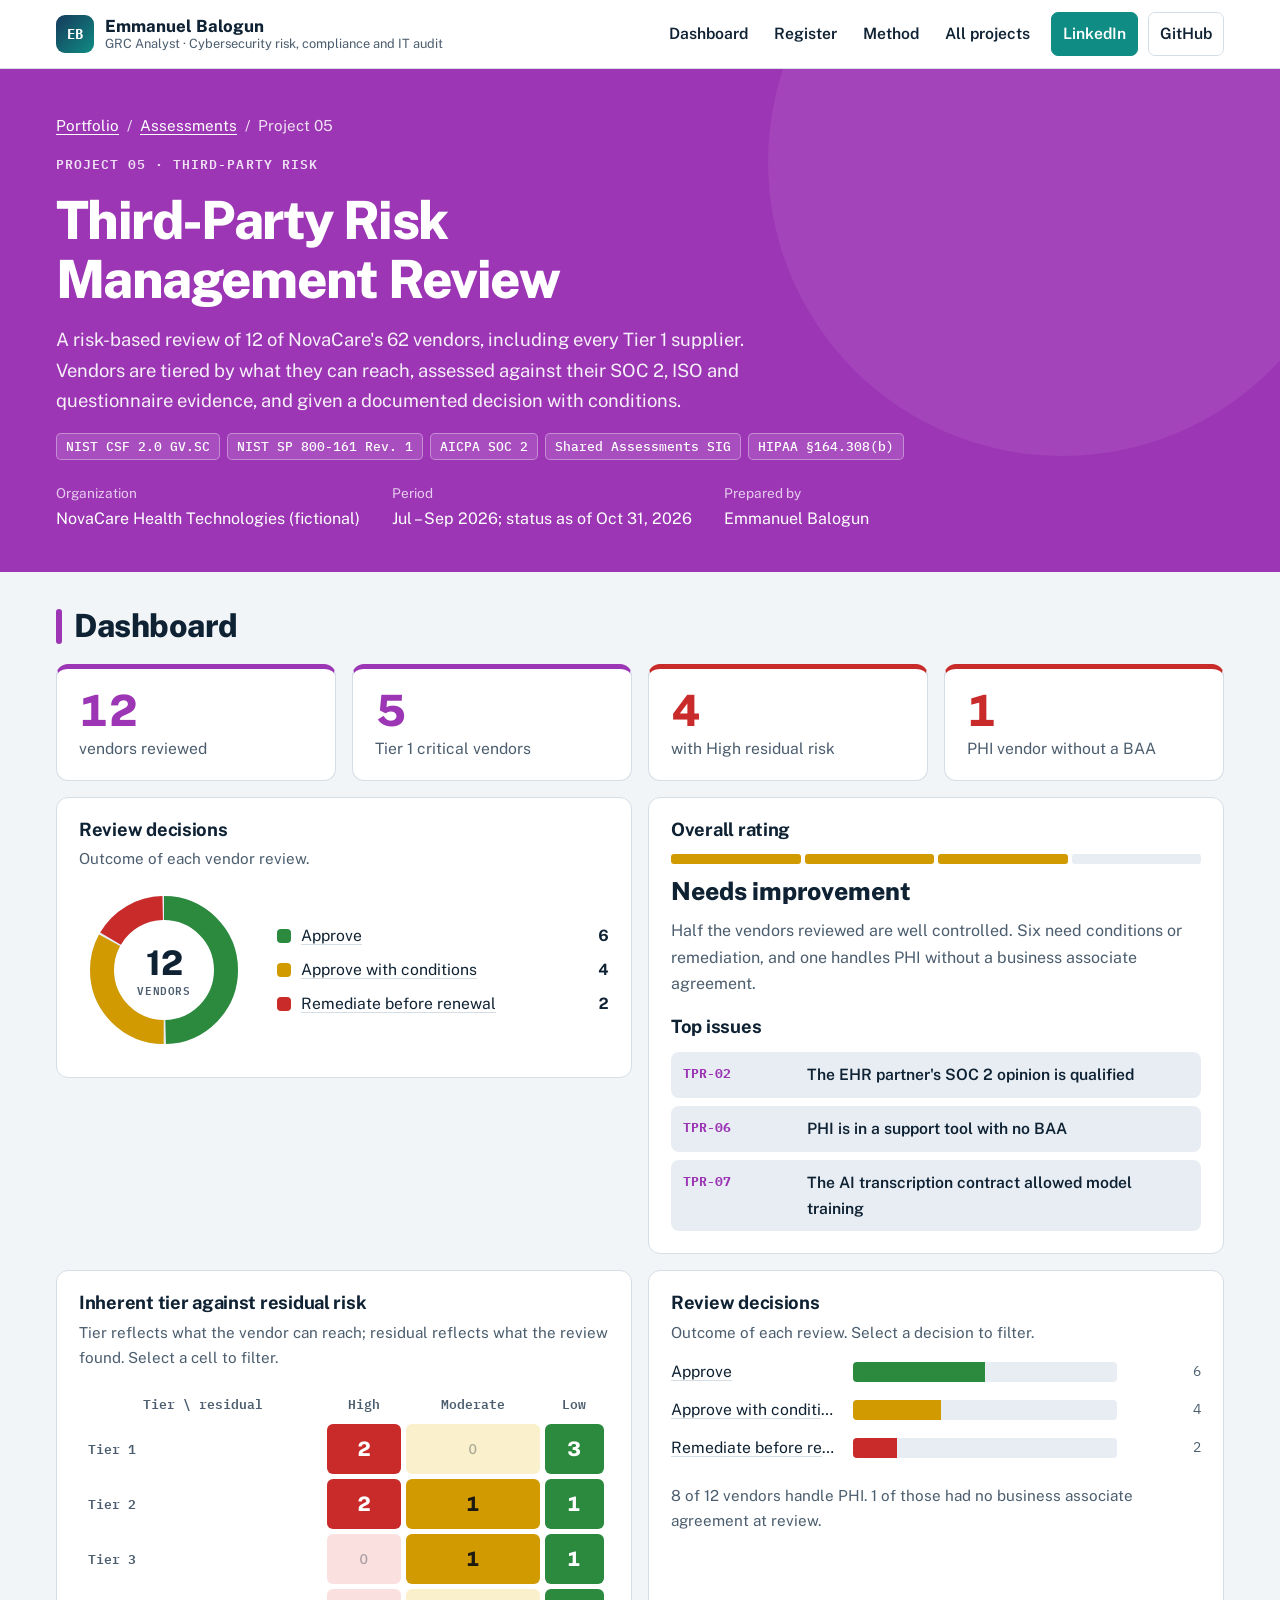
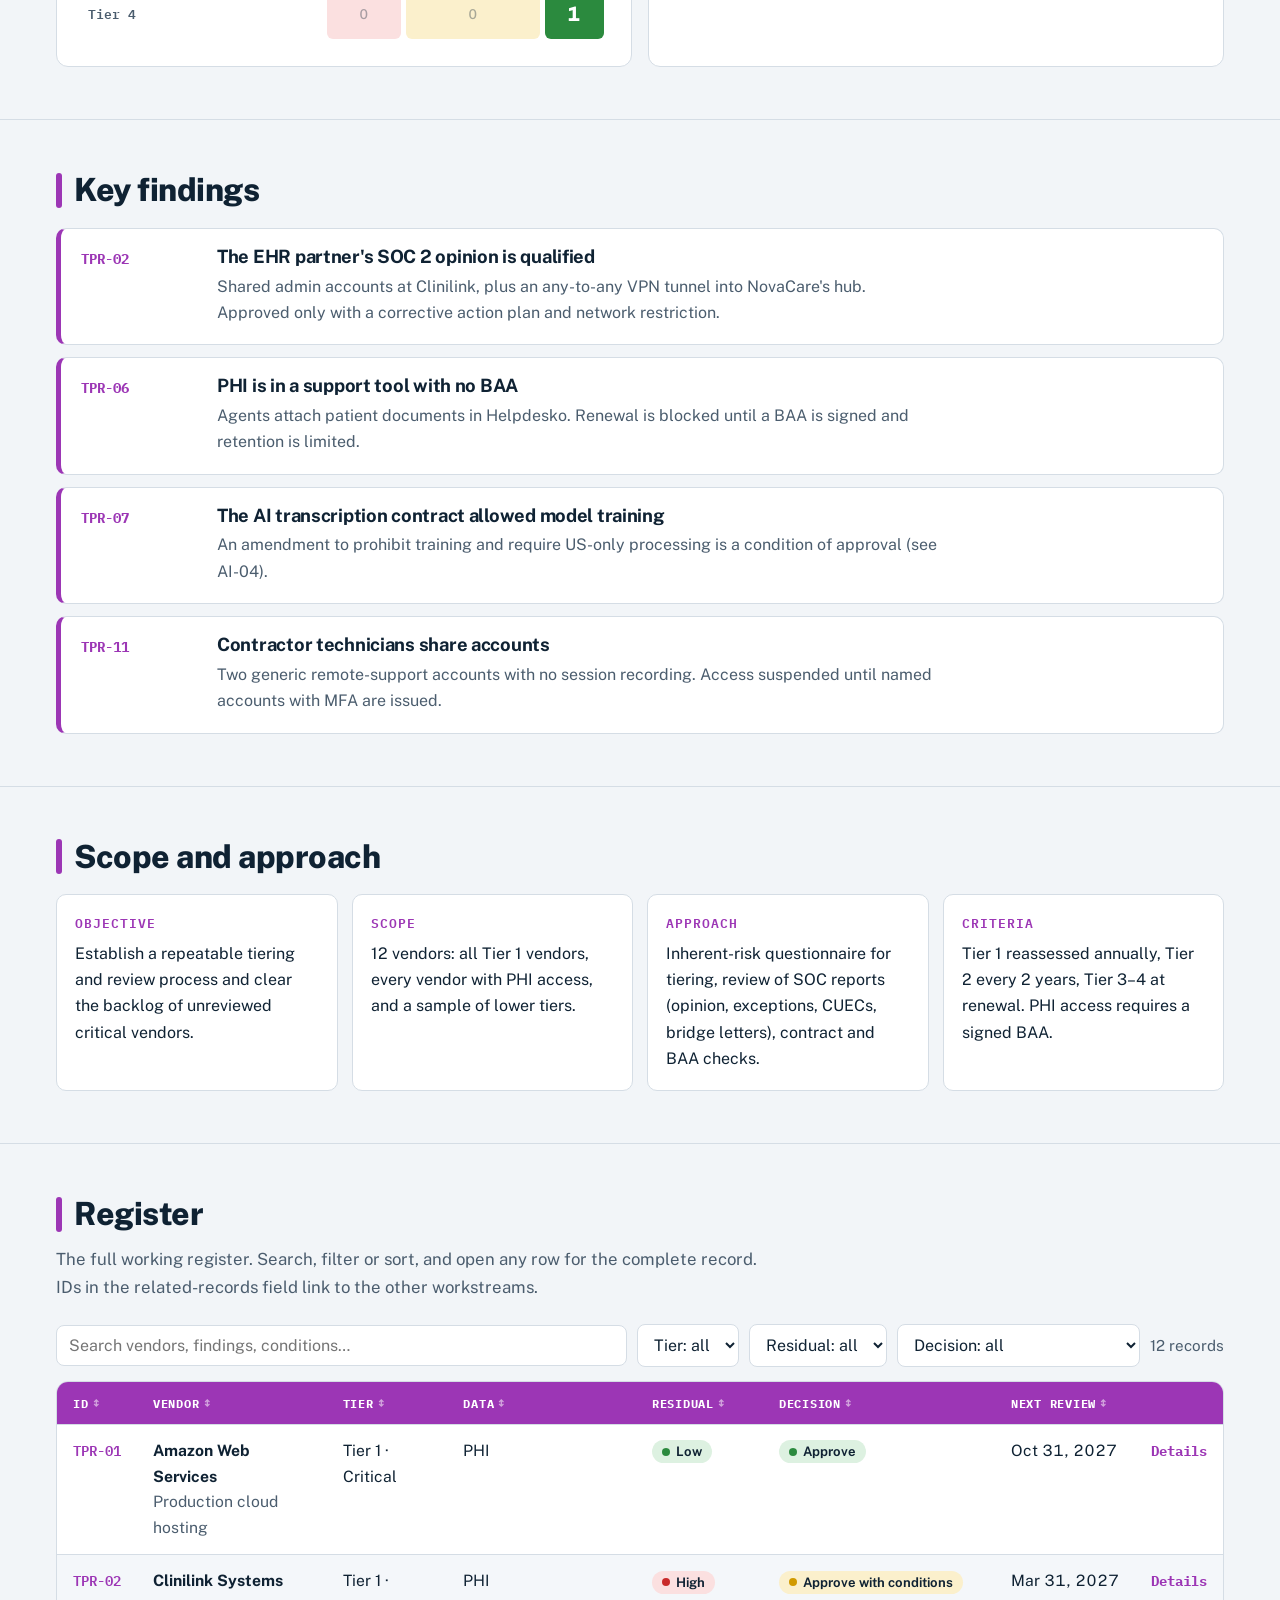
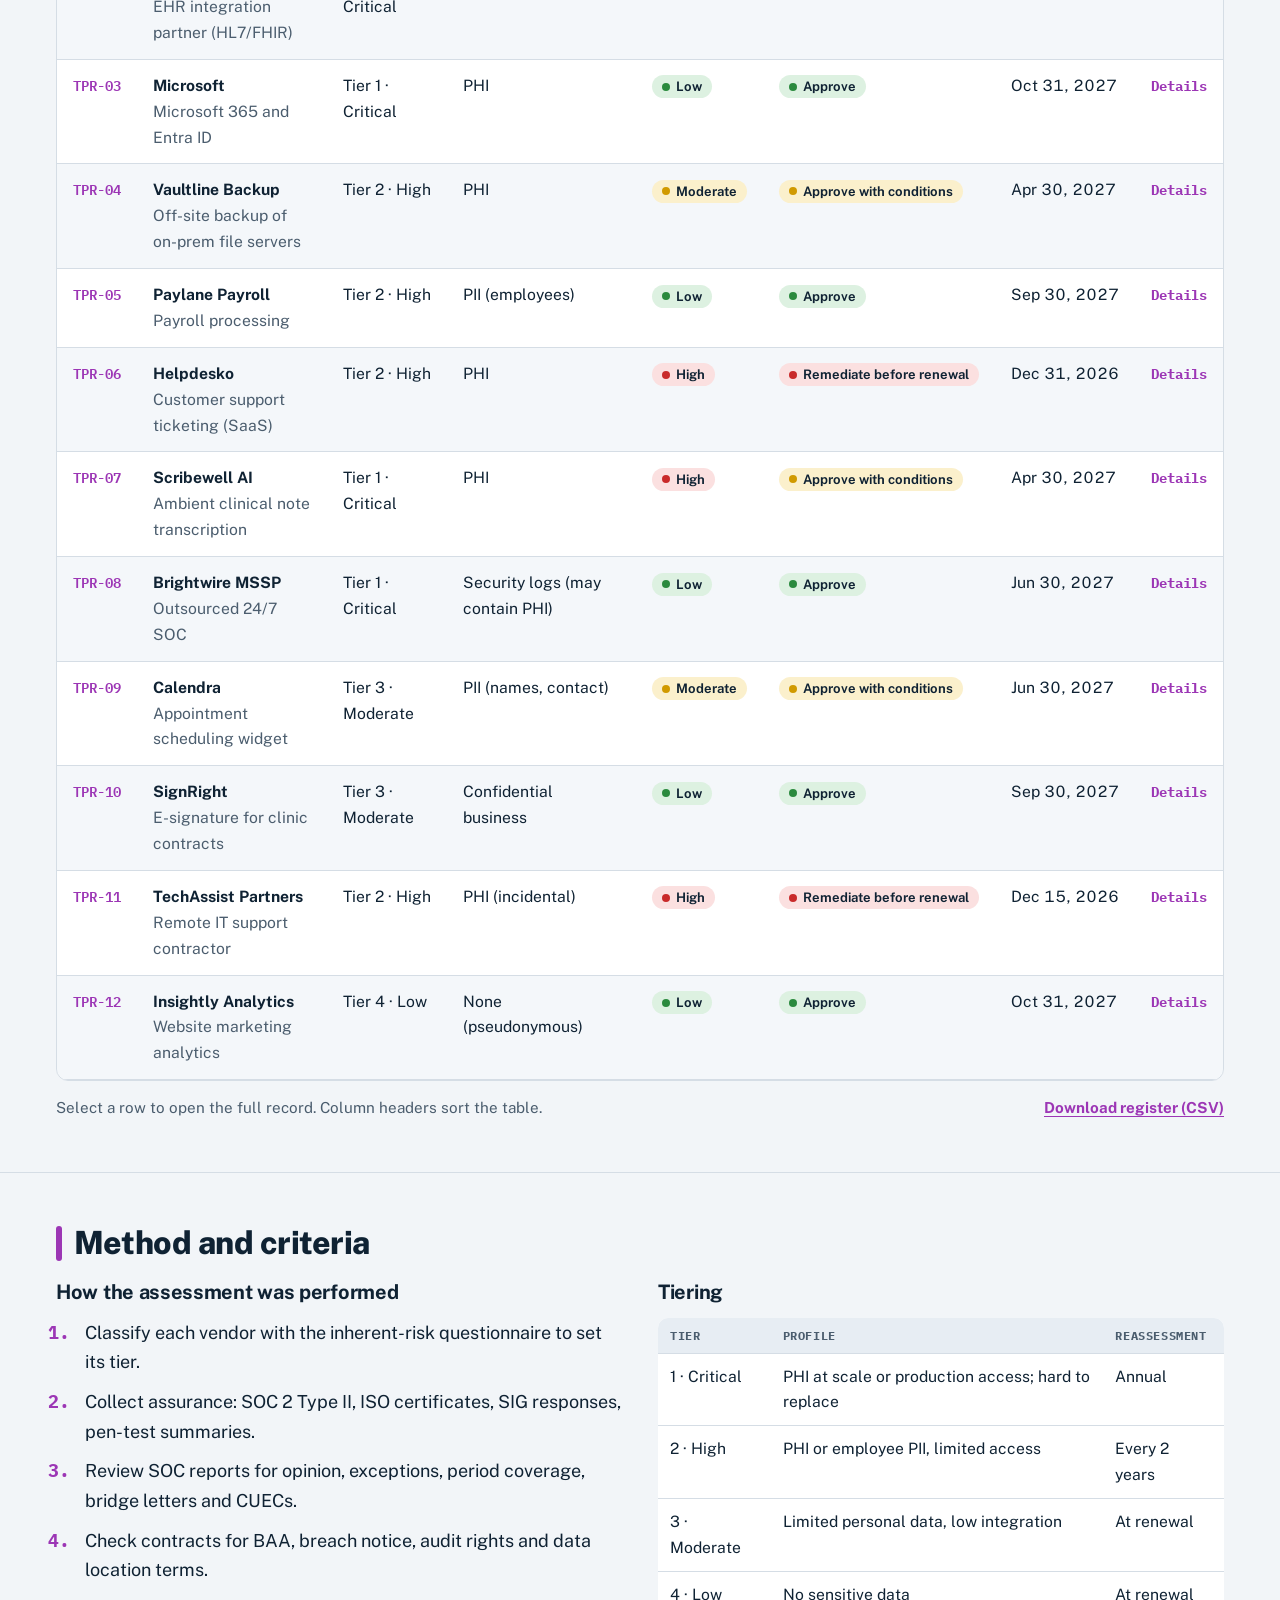
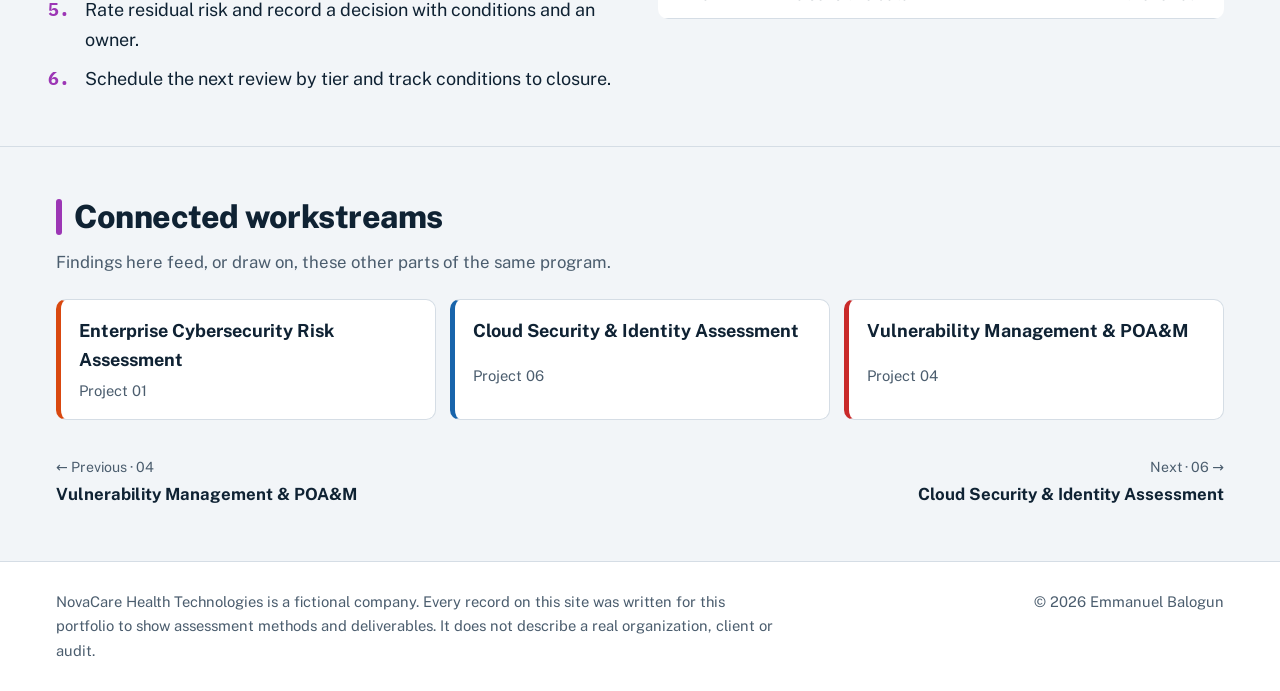
<file: projects/third-party-risk/index.html>
<!doctype html>
<html lang="en">
<head>
<meta charset="utf-8">
<meta name="viewport" content="width=device-width,initial-scale=1,viewport-fit=cover">
<title>Third-Party Risk Management Review | Emmanuel Balogun</title>
<meta name="claude:viewport-fit-sides" content="cover">
<meta name="description" content="Third-Party Risk Management Review: A risk-based review of 12 of NovaCare&#x27;s 62 vendors, including every Tier 1 supplier. Vendors are tiered by what they can reach, assessed against their">
<meta name="author" content="Emmanuel Balogun">
<meta property="og:type" content="website">
<meta property="og:title" content="Third-Party Risk Management Review | Emmanuel Balogun">
<meta property="og:description" content="Third-Party Risk Management Review: A risk-based review of 12 of NovaCare&#x27;s 62 vendors, including every Tier 1 supplier. Vendors are tiered by what they can reach, assessed against their">
<meta property="og:url" content="https://ebalogungrc.github.io/GRC---PORTFOLIO/projects/third-party-risk/">
<meta name="theme-color" content="#14212B">
<link rel="canonical" href="https://ebalogungrc.github.io/GRC---PORTFOLIO/projects/third-party-risk/">
<link rel="icon" href="data:image/svg+xml,%3Csvg xmlns='http://www.w3.org/2000/svg' viewBox='0 0 32 32'%3E%3Crect width='32' height='32' rx='7' fill='%2314212B'/%3E%3Ctext x='16' y='21' font-family='monospace' font-size='13' font-weight='700' fill='%23F4F6F7' text-anchor='middle'%3EEB%3C/text%3E%3C/svg%3E">
<link rel="preconnect" href="https://fonts.googleapis.com"><link rel="preconnect" href="https://fonts.gstatic.com" crossorigin><link rel="stylesheet" href="https://fonts.googleapis.com/css2?family=IBM+Plex+Mono:wght@400;500;600&family=Public+Sans:ital,wght@0,400;0,550;0,600;0,650;0,700;0,750;0,800;1,400&display=swap">
<link rel="stylesheet" href="../../assets/site.css">
</head>
<body class="p5">
<a class="skip" href="#main">Skip to content</a>
<header class="topbar"><div class="wrap">
<a class="brand" href="../../"><span class="mark">EB</span><span><b>Emmanuel Balogun</b><small>GRC Analyst · Cybersecurity risk, compliance and IT audit</small></span></a>
<nav class="topnav" aria-label="Primary"><a href="#summary">Dashboard</a><a href="#register">Register</a><a href="#method">Method</a><a href="../../#work">All projects</a><a class="cta li" href="https://www.linkedin.com/in/emmanuel-balogun-616a0137a" target="_blank" rel="noopener">LinkedIn</a><a class="cta" href="https://github.com/ebalogunGRC" target="_blank" rel="noopener">GitHub</a></nav>
</div></header>
<main id="main">
<header class="p-head"><div class="wrap">
<nav class="crumbs" aria-label="Breadcrumb"><a href="../../">Portfolio</a><span aria-hidden="true">/</span><a href="../../#work">Assessments</a><span aria-hidden="true">/</span><span>Project 05</span></nav>
<span class="label">Project 05 · Third-party risk</span>
<h1>Third-Party Risk Management Review</h1>
<p class="lede">A risk-based review of 12 of NovaCare&#x27;s 62 vendors, including every Tier 1 supplier. Vendors are tiered by what they can reach, assessed against their SOC 2, ISO and questionnaire evidence, and given a documented decision with conditions.</p>
<div class="chips"><span class="chip">NIST CSF 2.0 GV.SC</span><span class="chip">NIST SP 800-161 Rev. 1</span><span class="chip">AICPA SOC 2</span><span class="chip">Shared Assessments SIG</span><span class="chip">HIPAA §164.308(b)</span></div>
<div class="p-meta"><div><span>Organization</span>NovaCare Health Technologies (fictional)</div><div><span>Period</span>Jul – Sep 2026; status as of Oct 31, 2026</div><div><span>Prepared by</span>Emmanuel Balogun</div></div>
</div></header>

<section class="p-section dash" id="summary" aria-labelledby="h-dash"><div class="wrap">
<h2 id="h-dash">Dashboard</h2>
<div class="kpis"><div class="kpi"><b>12</b><span>vendors reviewed</span></div><div class="kpi"><b>5</b><span>Tier 1 critical vendors</span></div><div class="kpi warn"><b>4</b><span>with High residual risk</span></div><div class="kpi warn"><b>1</b><span>PHI vendor without a BAA</span></div></div>
<div class="dgrid-top"><div class="panel"><h3>Review decisions</h3><p class="sub">Outcome of each vendor review.</p><div class="donut-wrap"><svg viewBox="0 0 170 170" role="img" aria-label="Review decisions"><circle cx="85" cy="85" r="62" fill="none" stroke="var(--tint)" stroke-width="24"/><circle cx="85" cy="85" r="62" fill="none" stroke="var(--low)" stroke-width="24" stroke-dasharray="192.78 196.78" stroke-dashoffset="0.00" transform="rotate(-90 85 85)"><title>Approve: 6</title></circle><circle cx="85" cy="85" r="62" fill="none" stroke="var(--mod)" stroke-width="24" stroke-dasharray="127.85 261.70" stroke-dashoffset="-194.78" transform="rotate(-90 85 85)"><title>Approve with conditions: 4</title></circle><circle cx="85" cy="85" r="62" fill="none" stroke="var(--crit)" stroke-width="24" stroke-dasharray="62.93 326.63" stroke-dashoffset="-324.63" transform="rotate(-90 85 85)"><title>Remediate before renewal: 2</title></circle><text x="85" y="90" text-anchor="middle" class="tot">12</text><text x="85" y="110" text-anchor="middle" class="totl">vendors</text></svg><ul class="dlegend"><li><i style="background:var(--low)"></i><button type="button" data-set-filter="decision:Approve">Approve</button><b>6</b></li><li><i style="background:var(--mod)"></i><button type="button" data-set-filter="decision:Approve with conditions">Approve with conditions</button><b>4</b></li><li><i style="background:var(--crit)"></i><button type="button" data-set-filter="decision:Remediate before renewal">Remediate before renewal</button><b>2</b></li></ul></div></div><div class="panel"><h3>Overall rating</h3><div class="rating" style="border:0;padding:0"><div class="scale r3"><i class="on"></i><i class="on"></i><i class="on"></i><i class=""></i></div><strong>Needs improvement</strong><p>Half the vendors reviewed are well controlled. Six need conditions or remediation, and one handles PHI without a business associate agreement.</p></div><h3 style="margin-top:6px">Top issues</h3><ul class="topissues"><li><span class="ref">TPR-02</span><a href="#findings">The EHR partner&#x27;s SOC 2 opinion is qualified</a></li><li><span class="ref">TPR-06</span><a href="#findings">PHI is in a support tool with no BAA</a></li><li><span class="ref">TPR-07</span><a href="#findings">The AI transcription contract allowed model training</a></li></ul></div></div>
<div class="charts">
<div class="panel"><h3>Inherent tier against residual risk</h3><p class="sub">Tier reflects what the vendor can reach; residual reflects what the review found. Select a cell to filter.</p><div class="chartscroll"><table class="matrix"><tr><th>Tier \ residual</th><th scope="col">High</th><th scope="col">Moderate</th><th scope="col">Low</th></tr><tr><th scope="row">Tier 1</th><td><button type="button" class="cell b-crit has" data-set-filter="residual:High" aria-label="Tier 1, High: 2">2</button></td><td><span class="cell b-mod" aria-hidden="true"><span class="z">0</span></span></td><td><button type="button" class="cell b-low has" data-set-filter="residual:Low" aria-label="Tier 1, Low: 3">3</button></td></tr><tr><th scope="row">Tier 2</th><td><button type="button" class="cell b-crit has" data-set-filter="residual:High" aria-label="Tier 2, High: 2">2</button></td><td><button type="button" class="cell b-mod has" data-set-filter="residual:Moderate" aria-label="Tier 2, Moderate: 1">1</button></td><td><button type="button" class="cell b-low has" data-set-filter="residual:Low" aria-label="Tier 2, Low: 1">1</button></td></tr><tr><th scope="row">Tier 3</th><td><span class="cell b-crit" aria-hidden="true"><span class="z">0</span></span></td><td><button type="button" class="cell b-mod has" data-set-filter="residual:Moderate" aria-label="Tier 3, Moderate: 1">1</button></td><td><button type="button" class="cell b-low has" data-set-filter="residual:Low" aria-label="Tier 3, Low: 1">1</button></td></tr><tr><th scope="row">Tier 4</th><td><span class="cell b-crit" aria-hidden="true"><span class="z">0</span></span></td><td><span class="cell b-mod" aria-hidden="true"><span class="z">0</span></span></td><td><button type="button" class="cell b-low has" data-set-filter="residual:Low" aria-label="Tier 4, Low: 1">1</button></td></tr></table></div></div>
<div class="panel"><h3>Review decisions</h3><p class="sub">Outcome of each review. Select a decision to filter.</p><div class="hbars"><div class="hbar"><button type="button" class="l linklike" data-set-filter="decision:Approve">Approve</button><span class="trk"><i class="seg-low" style="width:50.00%" title="Approve: 6"></i></span><span class="v">6</span></div><div class="hbar"><button type="button" class="l linklike" data-set-filter="decision:Approve with conditions">Approve with conditions</button><span class="trk"><i class="seg-mod" style="width:33.33%" title="Approve with conditions: 4"></i></span><span class="v">4</span></div><div class="hbar"><button type="button" class="l linklike" data-set-filter="decision:Remediate before renewal">Remediate before renewal</button><span class="trk"><i class="seg-crit" style="width:16.67%" title="Remediate before renewal: 2"></i></span><span class="v">2</span></div></div>
<p class="sub" style="margin-top:8px">8 of 12 vendors handle PHI. 1 of those had no business associate agreement at review.</p></div>
</div>
</div></section>

<section class="p-section" id="findings" aria-labelledby="h-concl"><div class="wrap">
<h2 id="h-concl">Key findings</h2>
<div class="keyfindings"><article><span class="ref">TPR-02</span><div><h3>The EHR partner&#x27;s SOC 2 opinion is qualified</h3><p>Shared admin accounts at Clinilink, plus an any-to-any VPN tunnel into NovaCare&#x27;s hub. Approved only with a corrective action plan and network restriction.</p></div></article><article><span class="ref">TPR-06</span><div><h3>PHI is in a support tool with no BAA</h3><p>Agents attach patient documents in Helpdesko. Renewal is blocked until a BAA is signed and retention is limited.</p></div></article><article><span class="ref">TPR-07</span><div><h3>The AI transcription contract allowed model training</h3><p>An amendment to prohibit training and require US-only processing is a condition of approval (see AI-04).</p></div></article><article><span class="ref">TPR-11</span><div><h3>Contractor technicians share accounts</h3><p>Two generic remote-support accounts with no session recording. Access suspended until named accounts with MFA are issued.</p></div></article></div>
</div></section>

<section class="p-section" aria-labelledby="h-scope"><div class="wrap">
<h2 id="h-scope">Scope and approach</h2>
<div class="glance"><div><span class="label">Objective</span><p>Establish a repeatable tiering and review process and clear the backlog of unreviewed critical vendors.</p></div><div><span class="label">Scope</span><p>12 vendors: all Tier 1 vendors, every vendor with PHI access, and a sample of lower tiers.</p></div><div><span class="label">Approach</span><p>Inherent-risk questionnaire for tiering, review of SOC reports (opinion, exceptions, CUECs, bridge letters), contract and BAA checks.</p></div><div><span class="label">Criteria</span><p>Tier 1 reassessed annually, Tier 2 every 2 years, Tier 3–4 at renewal. PHI access requires a signed BAA.</p></div></div>
</div></section>

<section class="p-section" id="register" aria-labelledby="h-reg"><div class="wrap">
<h2 id="h-reg">Register</h2>
<p class="sub">The full working register. Search, filter or sort, and open any row for the complete record. IDs in the related-records field link to the other workstreams.</p>
<div data-register>
<div class="toolbar">
<input type="search" id="reg-search" data-search placeholder="Search vendors, findings, conditions…" aria-label="Search the register">
<select id="f-tier" data-filter="tier" aria-label="Tier"><option value="">Tier: all</option><option value="Tier 1">Tier 1</option><option value="Tier 2">Tier 2</option><option value="Tier 3">Tier 3</option><option value="Tier 4">Tier 4</option></select><select id="f-residual" data-filter="residual" aria-label="Residual"><option value="">Residual: all</option><option value="High">High</option><option value="Moderate">Moderate</option><option value="Low">Low</option></select><select id="f-decision" data-filter="decision" aria-label="Decision"><option value="">Decision: all</option><option value="Approve">Approve</option><option value="Approve with conditions">Approve with conditions</option><option value="Remediate before renewal">Remediate before renewal</option></select>
<button type="button" class="btn ghost small" data-clear hidden>Clear filters</button>
<span class="count" data-count aria-live="polite">12 vendors</span>
</div>
<div class="tablewrap"><table class="reg"><thead><tr><th scope="col" data-key="id">ID</th><th scope="col" data-key="name">Vendor</th><th scope="col" data-key="tier" data-numeric>Tier</th><th scope="col" data-key="data">Data</th><th scope="col" data-key="residual">Residual</th><th scope="col" data-key="decision">Decision</th><th scope="col" data-key="next">Next review</th><th scope="col"><span class="sr-only">Details</span></th></tr></thead><tbody>
<tr class="row" data-tier="Tier 1" data-residual="Low" data-decision="Approve" data-s-id="TPR-01" data-s-name="Amazon Web Services" data-s-tier="1" data-s-data="PHI" data-s-residual="2" data-s-decision="0" data-s-next="2027-10-31"><td class="id">TPR-01</td><td class=""><b>Amazon Web Services</b><br><span class="muted">Production cloud hosting</span></td><td class="">Tier 1 · Critical</td><td class="">PHI</td><td class=""><span class="pill low">Low</span></td><td class=""><span class="pill low">Approve</span></td><td class="n">Oct 31, 2027</td><td><button type="button" class="xbtn" aria-expanded="false">Details</button></td></tr><tr class="detail"><td colspan="8"><div class="dgrid"><div class=""><span class="label">Access</span><p>Hosts all production</p></div><div class=""><span class="label">Business associate agreement</span><p>Yes</p></div><div class="wide"><span class="label">Assurance reviewed</span><p>SOC 2 Type II (Oct 2025–Sep 2026), unqualified; 41 complementary user entity controls (CUECs) mapped</p></div><div class="wide"><span class="label">Key findings</span><p>No exceptions relevant to NovaCare. 6 CUECs relate to customer-side IAM and logging and are tracked in Projects 02 and 06.</p></div><div class="wide"><span class="label">Conditions / required actions</span><p>Keep CUEC mapping current with each new report.</p></div><div class=""><span class="label">Owner · related</span><p>Cloud Platform Lead · <a href="../cloud-iam/">Cloud Security &amp; Identity Assessment</a></p></div></div></td></tr><tr class="row" data-tier="Tier 1" data-residual="High" data-decision="Approve with conditions" data-s-id="TPR-02" data-s-name="Clinilink Systems" data-s-tier="1" data-s-data="PHI" data-s-residual="0" data-s-decision="1" data-s-next="2027-03-31"><td class="id">TPR-02</td><td class=""><b>Clinilink Systems</b><br><span class="muted">EHR integration partner (HL7/FHIR)</span></td><td class="">Tier 1 · Critical</td><td class="">PHI</td><td class=""><span class="pill crit">High</span></td><td class=""><span class="pill mod">Approve with conditions</span></td><td class="n">Mar 31, 2027</td><td><button type="button" class="xbtn" aria-expanded="false">Details</button></td></tr><tr class="detail"><td colspan="8"><div class="dgrid"><div class=""><span class="label">Access</span><p>Persistent site-to-site VPN</p></div><div class=""><span class="label">Business associate agreement</span><p>Yes</p></div><div class="wide"><span class="label">Assurance reviewed</span><p>SOC 2 Type II (Jan–Dec 2025), qualified opinion on CC6.1 logical access; no bridge letter</p></div><div class="wide"><span class="label">Key findings</span><p>Auditor found shared administrator accounts in production. VPN tunnel allowed any-to-any traffic into the hub subnet. No bridge letter for 2026.</p></div><div class="wide"><span class="label">Conditions / required actions</span><p>Corrective action plan by 2026-12-15; tunnel restricted to two FHIR endpoints; bridge letter required; quarterly status calls.</p></div><div class=""><span class="label">Owner · related</span><p>Vendor Risk Manager · <a href="../risk-assessment/">R-05</a>, <a href="../vulnerability-management/">VM-13</a>, <a href="../gap-assessment/">CSF DE.CM-06</a></p></div></div></td></tr><tr class="row" data-tier="Tier 1" data-residual="Low" data-decision="Approve" data-s-id="TPR-03" data-s-name="Microsoft" data-s-tier="1" data-s-data="PHI" data-s-residual="2" data-s-decision="0" data-s-next="2027-10-31"><td class="id">TPR-03</td><td class=""><b>Microsoft</b><br><span class="muted">Microsoft 365 and Entra ID</span></td><td class="">Tier 1 · Critical</td><td class="">PHI</td><td class=""><span class="pill low">Low</span></td><td class=""><span class="pill low">Approve</span></td><td class="n">Oct 31, 2027</td><td><button type="button" class="xbtn" aria-expanded="false">Details</button></td></tr><tr class="detail"><td colspan="8"><div class="dgrid"><div class=""><span class="label">Access</span><p>Tenant-wide (email, files)</p></div><div class=""><span class="label">Business associate agreement</span><p>Yes</p></div><div class="wide"><span class="label">Assurance reviewed</span><p>SOC 2 Type II (M365), ISO 27001 certificate; CUECs mapped</p></div><div class="wide"><span class="label">Key findings</span><p>No exceptions relevant to NovaCare. CUECs on MFA and conditional access depend on NovaCare configuration.</p></div><div class="wide"><span class="label">Conditions / required actions</span><p>Track CUECs through the Cloud &amp; IAM assessment.</p></div><div class=""><span class="label">Owner · related</span><p>IT Operations Manager · <a href="../cloud-iam/">Cloud Security &amp; Identity Assessment</a></p></div></div></td></tr><tr class="row" data-tier="Tier 2" data-residual="Moderate" data-decision="Approve with conditions" data-s-id="TPR-04" data-s-name="Vaultline Backup" data-s-tier="2" data-s-data="PHI" data-s-residual="1" data-s-decision="1" data-s-next="2027-04-30"><td class="id">TPR-04</td><td class=""><b>Vaultline Backup</b><br><span class="muted">Off-site backup of on-prem file servers</span></td><td class="">Tier 2 · High</td><td class="">PHI</td><td class=""><span class="pill mod">Moderate</span></td><td class=""><span class="pill mod">Approve with conditions</span></td><td class="n">Apr 30, 2027</td><td><button type="button" class="xbtn" aria-expanded="false">Details</button></td></tr><tr class="detail"><td colspan="8"><div class="dgrid"><div class=""><span class="label">Access</span><p>Agent on 2 servers, outbound only</p></div><div class=""><span class="label">Business associate agreement</span><p>Yes</p></div><div class="wide"><span class="label">Assurance reviewed</span><p>ISO 27001 certificate (scope excludes the US data center); SIG Core questionnaire</p></div><div class="wide"><span class="label">Key findings</span><p>Certificate scope does not cover the facility that stores NovaCare data. Encryption keys are held by the vendor.</p></div><div class="wide"><span class="label">Conditions / required actions</span><p>Obtain a scope-inclusive attestation or move to customer-managed keys by renewal.</p></div><div class=""><span class="label">Owner · related</span><p>BCDR Manager · <a href="../business-continuity/">BIA-07</a></p></div></div></td></tr><tr class="row" data-tier="Tier 2" data-residual="Low" data-decision="Approve" data-s-id="TPR-05" data-s-name="Paylane Payroll" data-s-tier="2" data-s-data="PII (employees)" data-s-residual="2" data-s-decision="0" data-s-next="2027-09-30"><td class="id">TPR-05</td><td class=""><b>Paylane Payroll</b><br><span class="muted">Payroll processing</span></td><td class="">Tier 2 · High</td><td class="">PII (employees)</td><td class=""><span class="pill low">Low</span></td><td class=""><span class="pill low">Approve</span></td><td class="n">Sep 30, 2027</td><td><button type="button" class="xbtn" aria-expanded="false">Details</button></td></tr><tr class="detail"><td colspan="8"><div class="dgrid"><div class=""><span class="label">Access</span><p>SFTP file upload</p></div><div class=""><span class="label">Business associate agreement</span><p>N/A</p></div><div class="wide"><span class="label">Assurance reviewed</span><p>SOC 1 and SOC 2 Type II, unqualified</p></div><div class="wide"><span class="label">Key findings</span><p>No exceptions. Report covers the full period.</p></div><div class="wide"><span class="label">Conditions / required actions</span><p>None.</p></div><div class=""><span class="label">Owner · related</span><p>HR Director · —</p></div></div></td></tr><tr class="row" data-tier="Tier 2" data-residual="High" data-decision="Remediate before renewal" data-s-id="TPR-06" data-s-name="Helpdesko" data-s-tier="2" data-s-data="PHI" data-s-residual="0" data-s-decision="2" data-s-next="2026-12-31"><td class="id">TPR-06</td><td class=""><b>Helpdesko</b><br><span class="muted">Customer support ticketing (SaaS)</span></td><td class="">Tier 2 · High</td><td class="">PHI</td><td class=""><span class="pill crit">High</span></td><td class=""><span class="pill crit">Remediate before renewal</span></td><td class="n">Dec 31, 2026</td><td><button type="button" class="xbtn" aria-expanded="false">Details</button></td></tr><tr class="detail"><td colspan="8"><div class="dgrid"><div class=""><span class="label">Access</span><p>SSO; agents attach patient documents</p></div><div class=""><span class="label">Business associate agreement</span><p>No</p></div><div class="wide"><span class="label">Assurance reviewed</span><p>SOC 2 Type II, unqualified; pen-test summary</p></div><div class="wide"><span class="label">Key findings</span><p>Support agents upload PHI attachments, but no BAA is in place. Data retention is unlimited by default.</p></div><div class="wide"><span class="label">Conditions / required actions</span><p>Execute a BAA, set 18-month attachment retention, restrict attachment types. Renewal blocked until signed.</p></div><div class=""><span class="label">Owner · related</span><p>Privacy Officer · —</p></div></div></td></tr><tr class="row" data-tier="Tier 1" data-residual="High" data-decision="Approve with conditions" data-s-id="TPR-07" data-s-name="Scribewell AI" data-s-tier="1" data-s-data="PHI" data-s-residual="0" data-s-decision="1" data-s-next="2027-04-30"><td class="id">TPR-07</td><td class=""><b>Scribewell AI</b><br><span class="muted">Ambient clinical note transcription</span></td><td class="">Tier 1 · Critical</td><td class="">PHI</td><td class=""><span class="pill crit">High</span></td><td class=""><span class="pill mod">Approve with conditions</span></td><td class="n">Apr 30, 2027</td><td><button type="button" class="xbtn" aria-expanded="false">Details</button></td></tr><tr class="detail"><td colspan="8"><div class="dgrid"><div class=""><span class="label">Access</span><p>API from telehealth app</p></div><div class=""><span class="label">Business associate agreement</span><p>Yes</p></div><div class="wide"><span class="label">Assurance reviewed</span><p>SIG Lite only; no third-party attestation; model training terms reviewed</p></div><div class="wide"><span class="label">Key findings</span><p>Contract permits use of de-identified data for model training. No independent audit report. Data stored outside the US for 30 days.</p></div><div class="wide"><span class="label">Conditions / required actions</span><p>Contract amendment prohibiting training use; US-only processing; SOC 2 Type I within 9 months. Linked to AI-04.</p></div><div class=""><span class="label">Owner · related</span><p>Vendor Risk Manager · <a href="../ai-governance/">AI-04</a></p></div></div></td></tr><tr class="row" data-tier="Tier 1" data-residual="Low" data-decision="Approve" data-s-id="TPR-08" data-s-name="Brightwire MSSP" data-s-tier="1" data-s-data="Security logs (may contain PHI)" data-s-residual="2" data-s-decision="0" data-s-next="2027-06-30"><td class="id">TPR-08</td><td class=""><b>Brightwire MSSP</b><br><span class="muted">Outsourced 24/7 SOC</span></td><td class="">Tier 1 · Critical</td><td class="">Security logs (may contain PHI)</td><td class=""><span class="pill low">Low</span></td><td class=""><span class="pill low">Approve</span></td><td class="n">Jun 30, 2027</td><td><button type="button" class="xbtn" aria-expanded="false">Details</button></td></tr><tr class="detail"><td colspan="8"><div class="dgrid"><div class=""><span class="label">Access</span><p>Read access to SIEM and EDR; isolation rights</p></div><div class=""><span class="label">Business associate agreement</span><p>Yes</p></div><div class="wide"><span class="label">Assurance reviewed</span><p>SOC 2 Type II, unqualified; IR runbook review</p></div><div class="wide"><span class="label">Key findings</span><p>No report exceptions. SLA for critical alerts (30 min) met in 11 of 12 months.</p></div><div class="wide"><span class="label">Conditions / required actions</span><p>Include in the joint IR tabletop.</p></div><div class=""><span class="label">Owner · related</span><p>SOC Manager · <a href="../gap-assessment/">CSF RS.MA-01</a></p></div></div></td></tr><tr class="row" data-tier="Tier 3" data-residual="Moderate" data-decision="Approve with conditions" data-s-id="TPR-09" data-s-name="Calendra" data-s-tier="3" data-s-data="PII (names, contact)" data-s-residual="1" data-s-decision="1" data-s-next="2027-06-30"><td class="id">TPR-09</td><td class=""><b>Calendra</b><br><span class="muted">Appointment scheduling widget</span></td><td class="">Tier 3 · Moderate</td><td class="">PII (names, contact)</td><td class=""><span class="pill mod">Moderate</span></td><td class=""><span class="pill mod">Approve with conditions</span></td><td class="n">Jun 30, 2027</td><td><button type="button" class="xbtn" aria-expanded="false">Details</button></td></tr><tr class="detail"><td colspan="8"><div class="dgrid"><div class=""><span class="label">Access</span><p>Embedded JavaScript on portal</p></div><div class=""><span class="label">Business associate agreement</span><p>No</p></div><div class="wide"><span class="label">Assurance reviewed</span><p>Security questionnaire; no attestation</p></div><div class="wide"><span class="label">Key findings</span><p>Script loads from a vendor CDN without subresource integrity. Collects names and phone numbers only.</p></div><div class="wide"><span class="label">Conditions / required actions</span><p>Add the script to the portal CSP allowlist with SRI or self-host it.</p></div><div class=""><span class="label">Owner · related</span><p>AppSec Lead · <a href="../vulnerability-management/">VM-14</a></p></div></div></td></tr><tr class="row" data-tier="Tier 3" data-residual="Low" data-decision="Approve" data-s-id="TPR-10" data-s-name="SignRight" data-s-tier="3" data-s-data="Confidential business" data-s-residual="2" data-s-decision="0" data-s-next="2027-09-30"><td class="id">TPR-10</td><td class=""><b>SignRight</b><br><span class="muted">E-signature for clinic contracts</span></td><td class="">Tier 3 · Moderate</td><td class="">Confidential business</td><td class=""><span class="pill low">Low</span></td><td class=""><span class="pill low">Approve</span></td><td class="n">Sep 30, 2027</td><td><button type="button" class="xbtn" aria-expanded="false">Details</button></td></tr><tr class="detail"><td colspan="8"><div class="dgrid"><div class=""><span class="label">Access</span><p>SSO</p></div><div class=""><span class="label">Business associate agreement</span><p>N/A</p></div><div class="wide"><span class="label">Assurance reviewed</span><p>SOC 2 Type II, unqualified</p></div><div class="wide"><span class="label">Key findings</span><p>No exceptions.</p></div><div class="wide"><span class="label">Conditions / required actions</span><p>None.</p></div><div class=""><span class="label">Owner · related</span><p>Compliance Director · —</p></div></div></td></tr><tr class="row" data-tier="Tier 2" data-residual="High" data-decision="Remediate before renewal" data-s-id="TPR-11" data-s-name="TechAssist Partners" data-s-tier="2" data-s-data="PHI (incidental)" data-s-residual="0" data-s-decision="2" data-s-next="2026-12-15"><td class="id">TPR-11</td><td class=""><b>TechAssist Partners</b><br><span class="muted">Remote IT support contractor</span></td><td class="">Tier 2 · High</td><td class="">PHI (incidental)</td><td class=""><span class="pill crit">High</span></td><td class=""><span class="pill crit">Remediate before renewal</span></td><td class="n">Dec 15, 2026</td><td><button type="button" class="xbtn" aria-expanded="false">Details</button></td></tr><tr class="detail"><td colspan="8"><div class="dgrid"><div class=""><span class="label">Access</span><p>Remote desktop to workstations</p></div><div class=""><span class="label">Business associate agreement</span><p>Yes</p></div><div class="wide"><span class="label">Assurance reviewed</span><p>SIG Core; no attestation</p></div><div class="wide"><span class="label">Key findings</span><p>Technicians share 2 generic accounts; sessions are not recorded; no background-check evidence provided.</p></div><div class="wide"><span class="label">Conditions / required actions</span><p>Named accounts with MFA, session recording, background-check attestation. Access suspended for generic accounts.</p></div><div class=""><span class="label">Owner · related</span><p>IT Operations Manager · —</p></div></div></td></tr><tr class="row" data-tier="Tier 4" data-residual="Low" data-decision="Approve" data-s-id="TPR-12" data-s-name="Insightly Analytics" data-s-tier="4" data-s-data="None (pseudonymous)" data-s-residual="2" data-s-decision="0" data-s-next="2027-10-31"><td class="id">TPR-12</td><td class=""><b>Insightly Analytics</b><br><span class="muted">Website marketing analytics</span></td><td class="">Tier 4 · Low</td><td class="">None (pseudonymous)</td><td class=""><span class="pill low">Low</span></td><td class=""><span class="pill low">Approve</span></td><td class="n">Oct 31, 2027</td><td><button type="button" class="xbtn" aria-expanded="false">Details</button></td></tr><tr class="detail"><td colspan="8"><div class="dgrid"><div class=""><span class="label">Access</span><p>Tag on public website only</p></div><div class=""><span class="label">Business associate agreement</span><p>N/A</p></div><div class="wide"><span class="label">Assurance reviewed</span><p>Privacy policy and DPA review</p></div><div class="wide"><span class="label">Key findings</span><p>Tag excluded from authenticated portal pages after review.</p></div><div class="wide"><span class="label">Conditions / required actions</span><p>Confirm tag stays off authenticated pages at each release.</p></div><div class=""><span class="label">Owner · related</span><p>Compliance Director · —</p></div></div></td></tr>
</tbody></table></div>
<div class="reg-foot"><span>Select a row to open the full record. Column headers sort the table.</span><a href="../../downloads/05-vendor-reviews.csv" download>Download register (CSV)</a></div>
</div>
</div></section>

<section class="p-section" id="method" aria-labelledby="h-method"><div class="wrap">
<h2 id="h-method">Method and criteria</h2>
<div class="method"><div><h3>How the assessment was performed</h3><ol><li>Classify each vendor with the inherent-risk questionnaire to set its tier.</li><li>Collect assurance: SOC 2 Type II, ISO certificates, SIG responses, pen-test summaries.</li><li>Review SOC reports for opinion, exceptions, period coverage, bridge letters and CUECs.</li><li>Check contracts for BAA, breach notice, audit rights and data location terms.</li><li>Rate residual risk and record a decision with conditions and an owner.</li><li>Schedule the next review by tier and track conditions to closure.</li></ol></div><div><h3>Tiering</h3><div class="chartscroll"><table><thead><tr><th>Tier</th><th>Profile</th><th>Reassessment</th></tr></thead><tbody><tr><td>1 · Critical</td><td>PHI at scale or production access; hard to replace</td><td>Annual</td></tr><tr><td>2 · High</td><td>PHI or employee PII, limited access</td><td>Every 2 years</td></tr><tr><td>3 · Moderate</td><td>Limited personal data, low integration</td><td>At renewal</td></tr><tr><td>4 · Low</td><td>No sensitive data</td><td>At renewal</td></tr></tbody></table></div></div></div>
</div></section>

<section class="p-section" aria-labelledby="h-rel"><div class="wrap">
<h2 id="h-rel">Connected workstreams</h2>
<p class="sub">Findings here feed, or draw on, these other parts of the same program.</p>
<div class="related"><a style="--rc:var(--p1)" href="../risk-assessment/"><b>Enterprise Cybersecurity Risk Assessment</b><span>Project 01</span></a><a style="--rc:var(--p6)" href="../cloud-iam/"><b>Cloud Security &amp; Identity Assessment</b><span>Project 06</span></a><a style="--rc:var(--p4)" href="../vulnerability-management/"><b>Vulnerability Management &amp; POA&amp;M</b><span>Project 04</span></a></div>
<div style="margin-top:36px" class="pager"><a href="../vulnerability-management/"><span>← Previous · 04</span>Vulnerability Management &amp; POA&amp;M</a><a class="next" href="../cloud-iam/"><span>Next · 06 →</span>Cloud Security &amp; Identity Assessment</a></div>
</div></section>
</main>
<footer class="site"><div class="wrap"><p>NovaCare Health Technologies is a fictional company. Every record on this site was written for this portfolio to show assessment methods and deliverables. It does not describe a real organization, client or audit.</p><p>© 2026 Emmanuel Balogun</p></div></footer>
<script src="../../assets/site.js" defer></script>
</body>
</html>
</file>
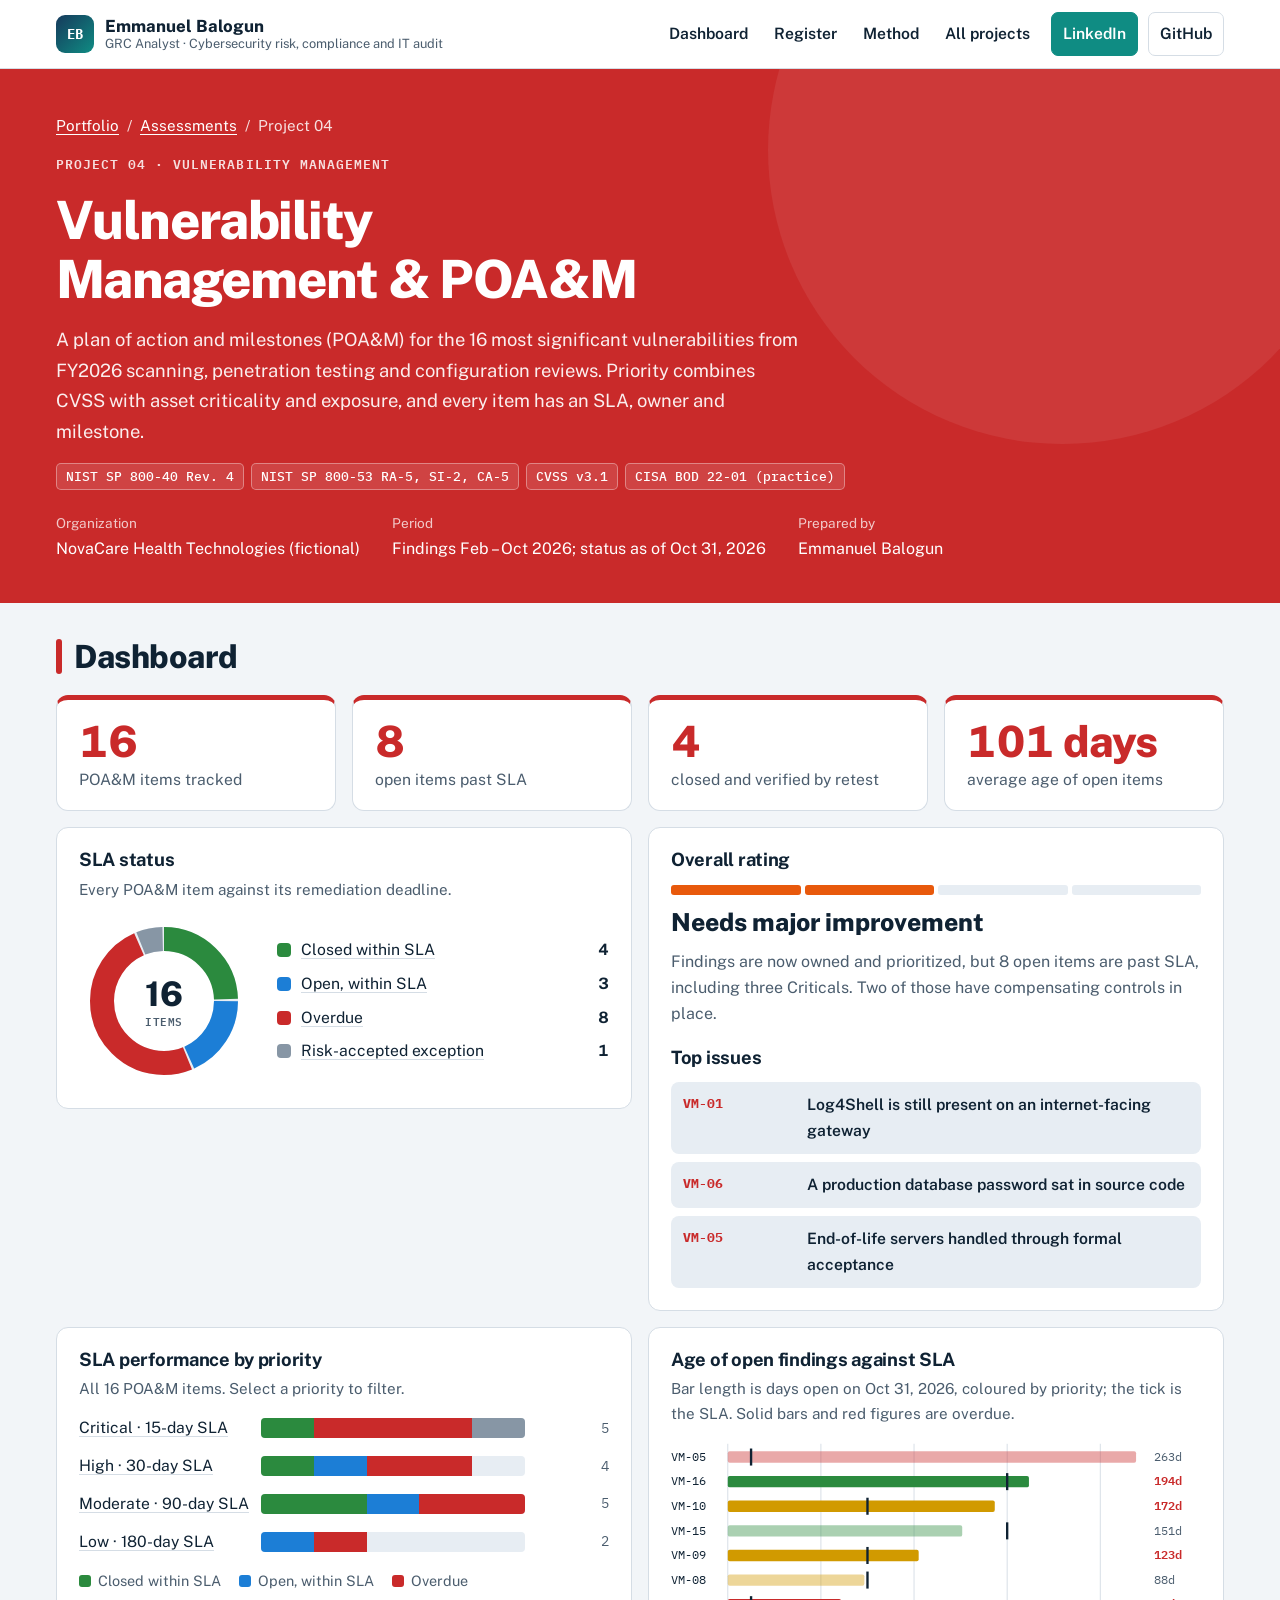
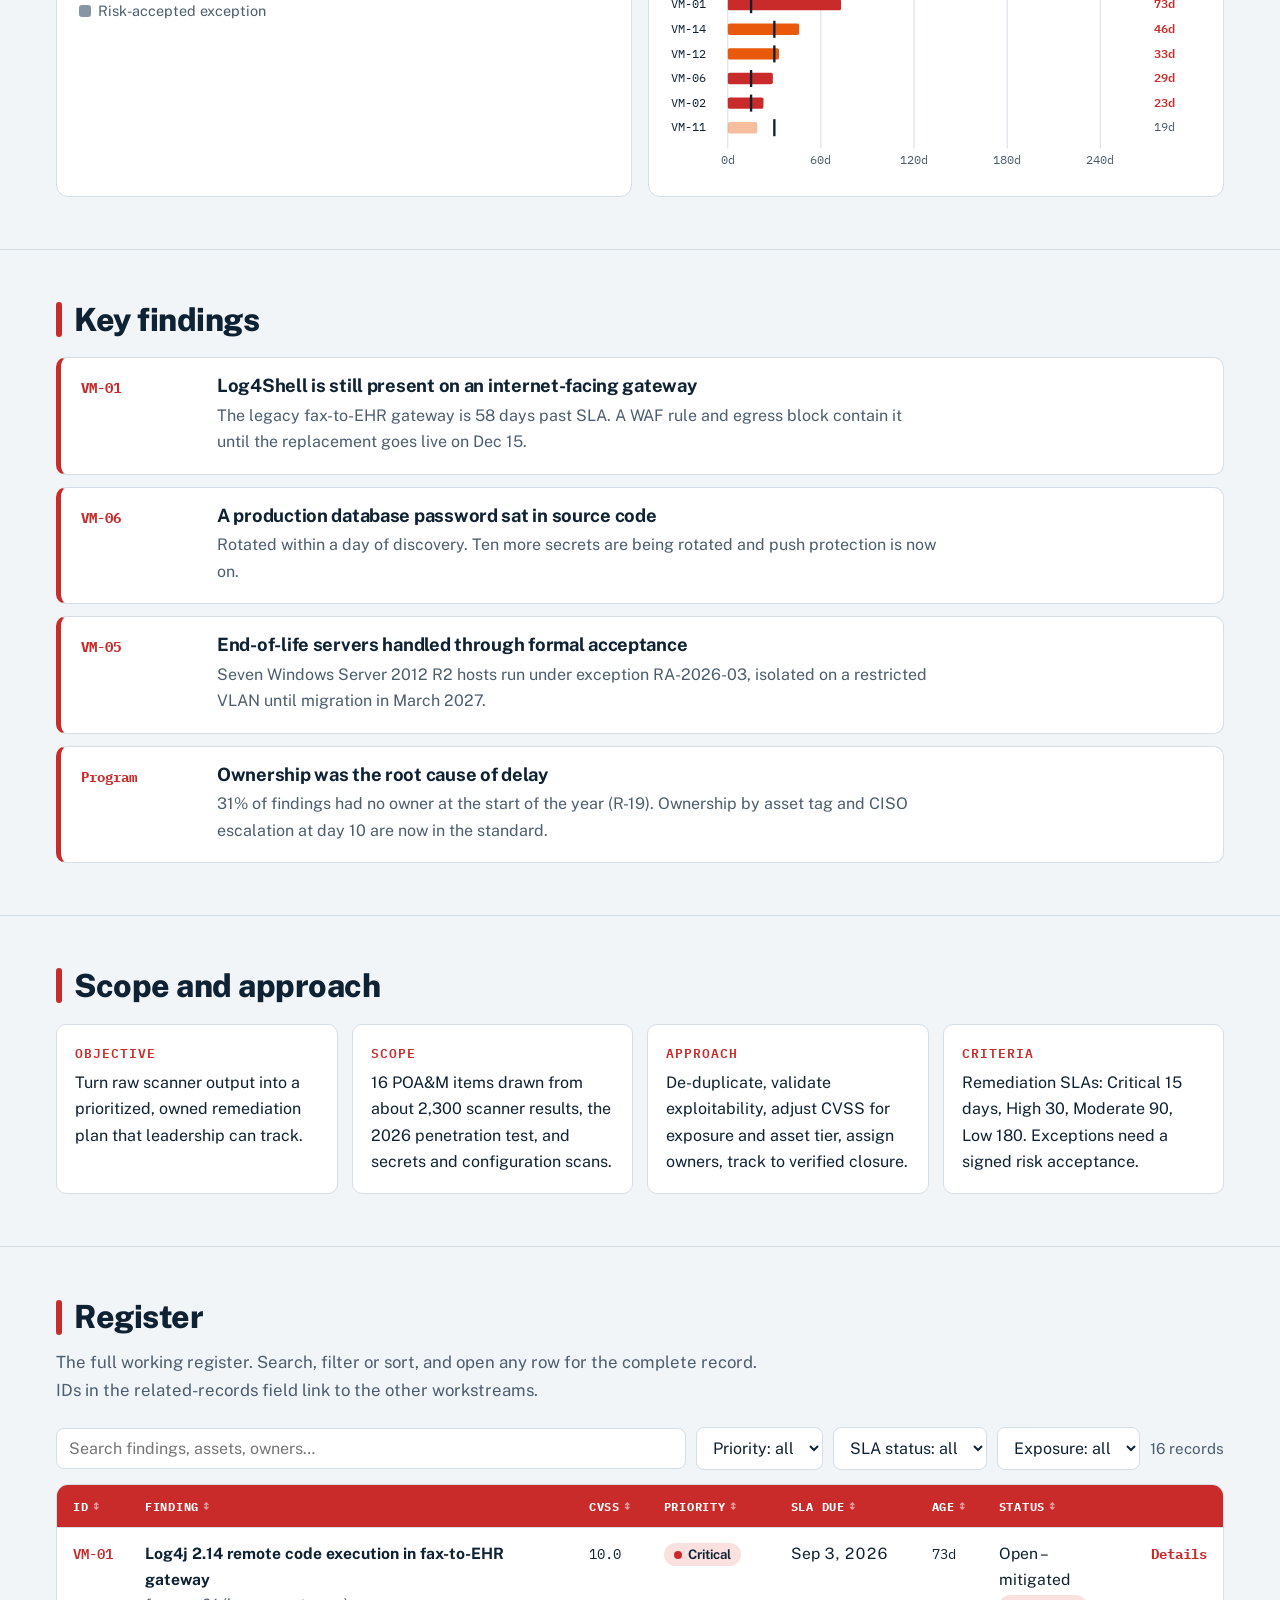
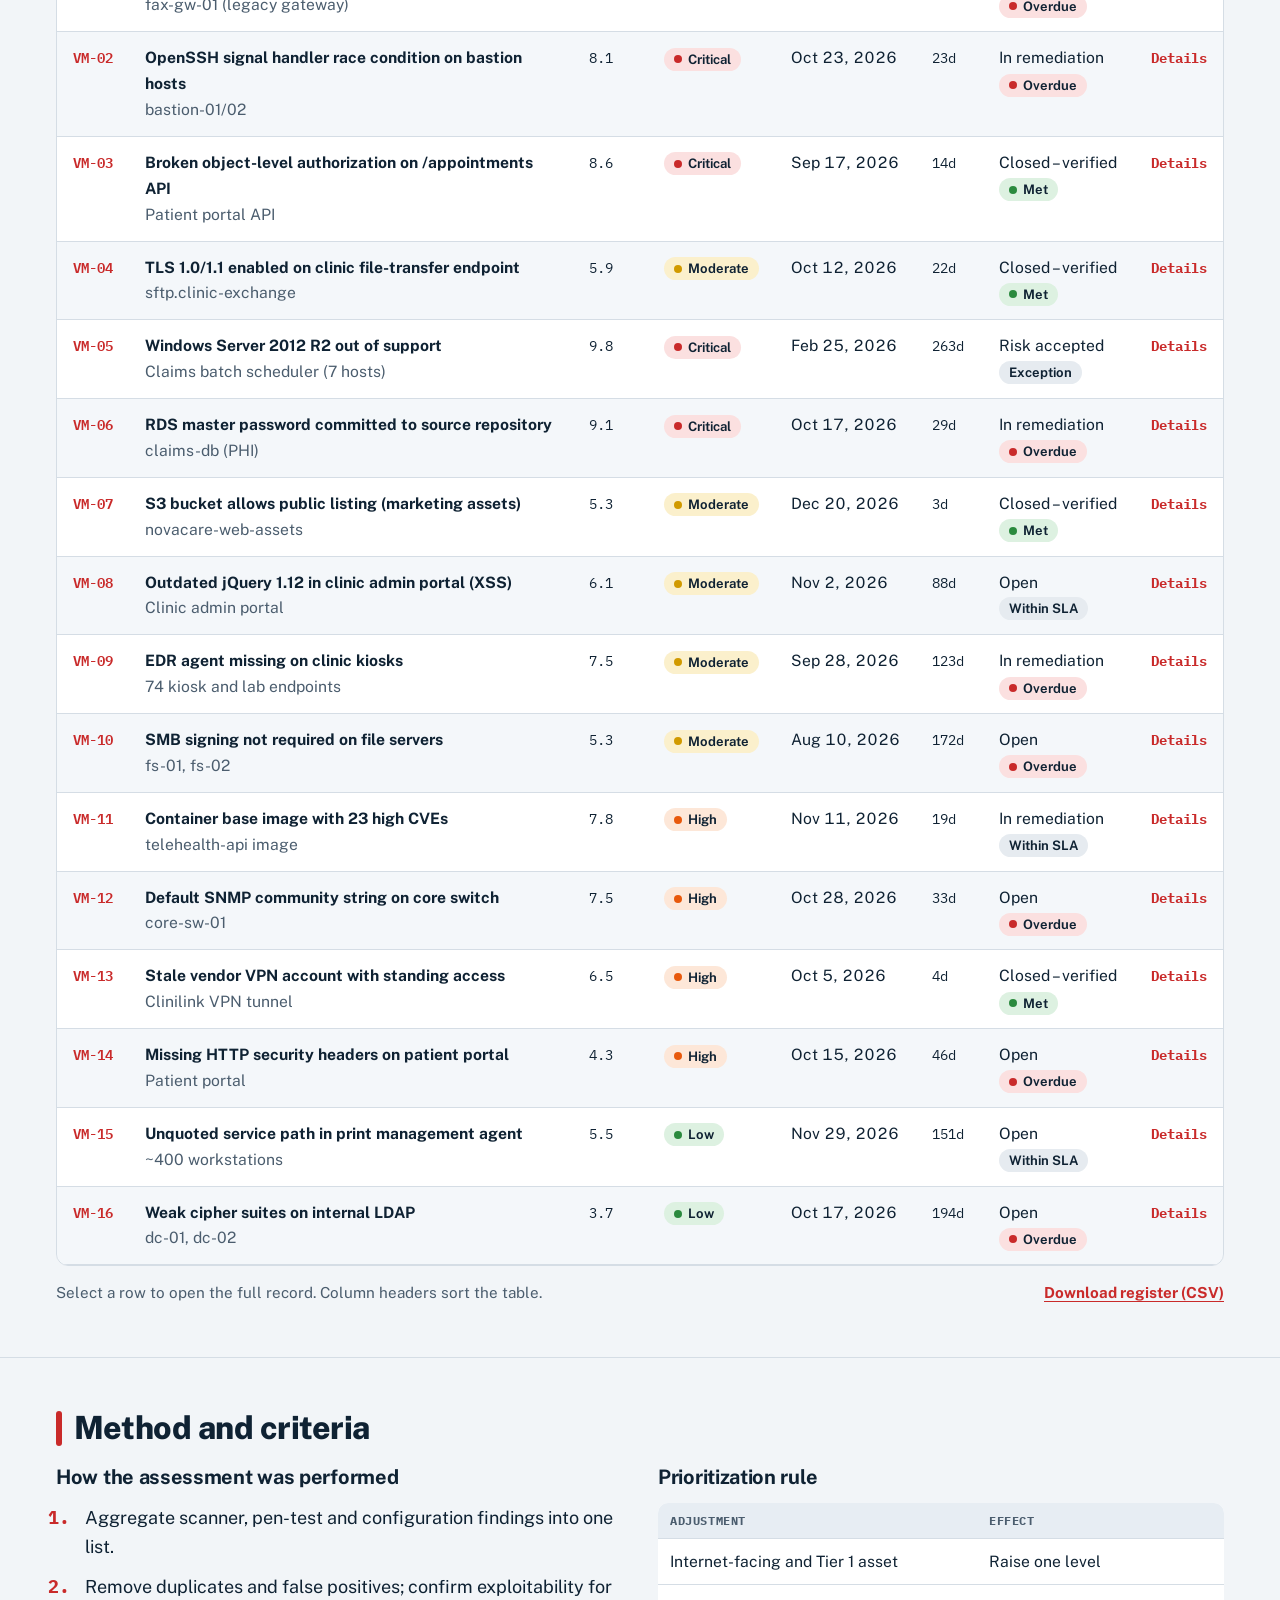
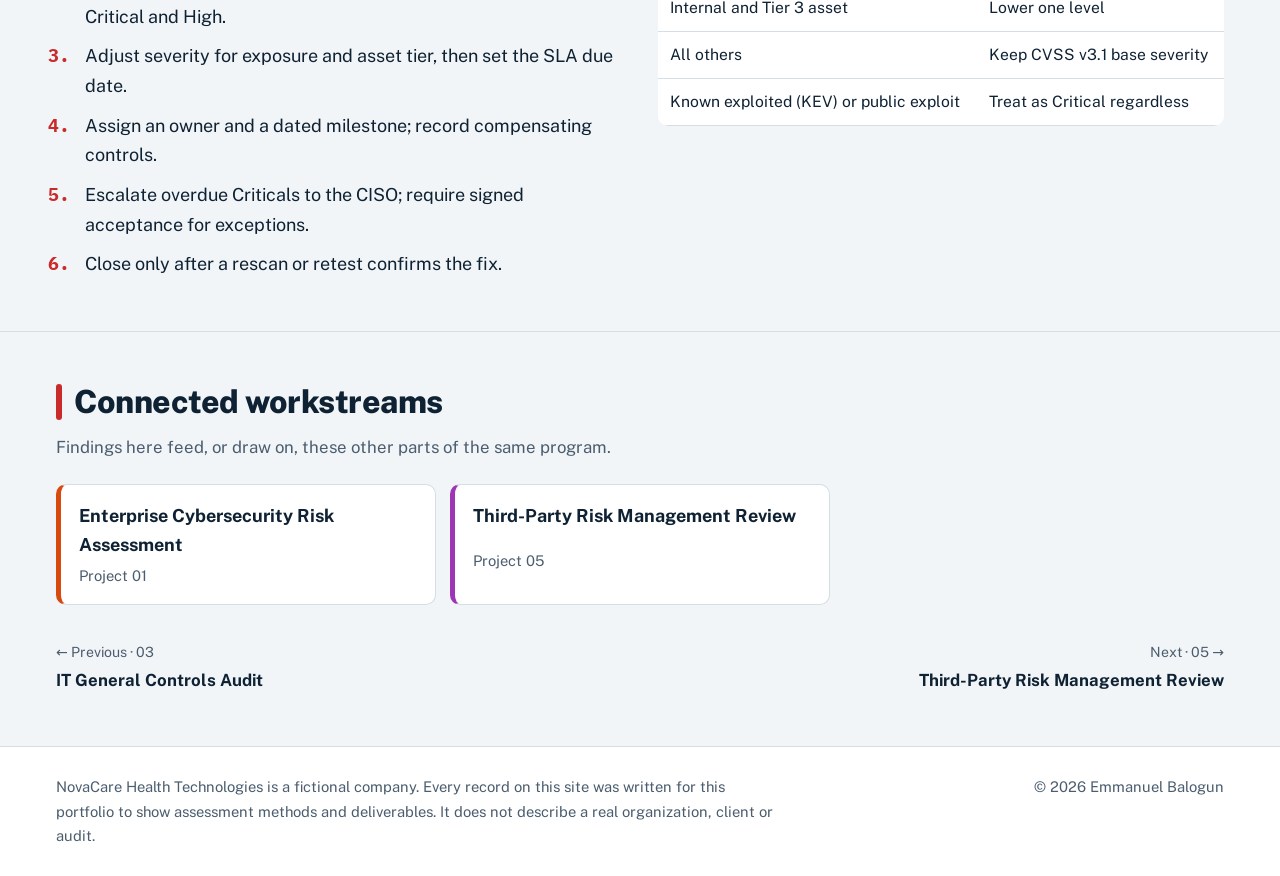
<file: projects/vulnerability-management/index.html>
<!doctype html>
<html lang="en">
<head>
<meta charset="utf-8">
<meta name="viewport" content="width=device-width,initial-scale=1,viewport-fit=cover">
<title>Vulnerability Management &amp; POA&amp;M | Emmanuel Balogun</title>
<meta name="claude:viewport-fit-sides" content="cover">
<meta name="description" content="Vulnerability Management &amp; POA&amp;M: A plan of action and milestones (POA&amp;M) for the 16 most significant vulnerabilities from FY2026 scanning, penetration testing and configuration review">
<meta name="author" content="Emmanuel Balogun">
<meta property="og:type" content="website">
<meta property="og:title" content="Vulnerability Management &amp; POA&amp;M | Emmanuel Balogun">
<meta property="og:description" content="Vulnerability Management &amp; POA&amp;M: A plan of action and milestones (POA&amp;M) for the 16 most significant vulnerabilities from FY2026 scanning, penetration testing and configuration review">
<meta property="og:url" content="https://ebalogungrc.github.io/GRC---PORTFOLIO/projects/vulnerability-management/">
<meta name="theme-color" content="#14212B">
<link rel="canonical" href="https://ebalogungrc.github.io/GRC---PORTFOLIO/projects/vulnerability-management/">
<link rel="icon" href="data:image/svg+xml,%3Csvg xmlns='http://www.w3.org/2000/svg' viewBox='0 0 32 32'%3E%3Crect width='32' height='32' rx='7' fill='%2314212B'/%3E%3Ctext x='16' y='21' font-family='monospace' font-size='13' font-weight='700' fill='%23F4F6F7' text-anchor='middle'%3EEB%3C/text%3E%3C/svg%3E">
<link rel="preconnect" href="https://fonts.googleapis.com"><link rel="preconnect" href="https://fonts.gstatic.com" crossorigin><link rel="stylesheet" href="https://fonts.googleapis.com/css2?family=IBM+Plex+Mono:wght@400;500;600&family=Public+Sans:ital,wght@0,400;0,550;0,600;0,650;0,700;0,750;0,800;1,400&display=swap">
<link rel="stylesheet" href="../../assets/site.css">
</head>
<body class="p4">
<a class="skip" href="#main">Skip to content</a>
<header class="topbar"><div class="wrap">
<a class="brand" href="../../"><span class="mark">EB</span><span><b>Emmanuel Balogun</b><small>GRC Analyst · Cybersecurity risk, compliance and IT audit</small></span></a>
<nav class="topnav" aria-label="Primary"><a href="#summary">Dashboard</a><a href="#register">Register</a><a href="#method">Method</a><a href="../../#work">All projects</a><a class="cta li" href="https://www.linkedin.com/in/emmanuel-balogun-616a0137a" target="_blank" rel="noopener">LinkedIn</a><a class="cta" href="https://github.com/ebalogunGRC" target="_blank" rel="noopener">GitHub</a></nav>
</div></header>
<main id="main">
<header class="p-head"><div class="wrap">
<nav class="crumbs" aria-label="Breadcrumb"><a href="../../">Portfolio</a><span aria-hidden="true">/</span><a href="../../#work">Assessments</a><span aria-hidden="true">/</span><span>Project 04</span></nav>
<span class="label">Project 04 · Vulnerability management</span>
<h1>Vulnerability Management &amp; POA&amp;M</h1>
<p class="lede">A plan of action and milestones (POA&amp;M) for the 16 most significant vulnerabilities from FY2026 scanning, penetration testing and configuration reviews. Priority combines CVSS with asset criticality and exposure, and every item has an SLA, owner and milestone.</p>
<div class="chips"><span class="chip">NIST SP 800-40 Rev. 4</span><span class="chip">NIST SP 800-53 RA-5, SI-2, CA-5</span><span class="chip">CVSS v3.1</span><span class="chip">CISA BOD 22-01 (practice)</span></div>
<div class="p-meta"><div><span>Organization</span>NovaCare Health Technologies (fictional)</div><div><span>Period</span>Findings Feb – Oct 2026; status as of Oct 31, 2026</div><div><span>Prepared by</span>Emmanuel Balogun</div></div>
</div></header>

<section class="p-section dash" id="summary" aria-labelledby="h-dash"><div class="wrap">
<h2 id="h-dash">Dashboard</h2>
<div class="kpis"><div class="kpi"><b>16</b><span>POA&amp;M items tracked</span></div><div class="kpi warn"><b>8</b><span>open items past SLA</span></div><div class="kpi"><b>4</b><span>closed and verified by retest</span></div><div class="kpi"><b>101 days</b><span>average age of open items</span></div></div>
<div class="dgrid-top"><div class="panel"><h3>SLA status</h3><p class="sub">Every POA&amp;M item against its remediation deadline.</p><div class="donut-wrap"><svg viewBox="0 0 170 170" role="img" aria-label="SLA status"><circle cx="85" cy="85" r="62" fill="none" stroke="var(--tint)" stroke-width="24"/><circle cx="85" cy="85" r="62" fill="none" stroke="var(--low)" stroke-width="24" stroke-dasharray="95.39 294.17" stroke-dashoffset="0.00" transform="rotate(-90 85 85)"><title>Closed within SLA: 4</title></circle><circle cx="85" cy="85" r="62" fill="none" stroke="var(--info)" stroke-width="24" stroke-dasharray="71.04 318.52" stroke-dashoffset="-97.39" transform="rotate(-90 85 85)"><title>Open, within SLA: 3</title></circle><circle cx="85" cy="85" r="62" fill="none" stroke="var(--crit)" stroke-width="24" stroke-dasharray="192.78 196.78" stroke-dashoffset="-170.43" transform="rotate(-90 85 85)"><title>Overdue: 8</title></circle><circle cx="85" cy="85" r="62" fill="none" stroke="var(--none)" stroke-width="24" stroke-dasharray="22.35 367.21" stroke-dashoffset="-365.21" transform="rotate(-90 85 85)"><title>Risk-accepted exception: 1</title></circle><text x="85" y="90" text-anchor="middle" class="tot">16</text><text x="85" y="110" text-anchor="middle" class="totl">items</text></svg><ul class="dlegend"><li><i style="background:var(--low)"></i><button type="button" data-set-filter="sla:Met">Closed within SLA</button><b>4</b></li><li><i style="background:var(--info)"></i><button type="button" data-set-filter="sla:Within SLA">Open, within SLA</button><b>3</b></li><li><i style="background:var(--crit)"></i><button type="button" data-set-filter="sla:Overdue">Overdue</button><b>8</b></li><li><i style="background:var(--none)"></i><button type="button" data-set-filter="sla:Exception">Risk-accepted exception</button><b>1</b></li></ul></div></div><div class="panel"><h3>Overall rating</h3><div class="rating" style="border:0;padding:0"><div class="scale r2"><i class="on"></i><i class="on"></i><i class=""></i><i class=""></i></div><strong>Needs major improvement</strong><p>Findings are now owned and prioritized, but 8 open items are past SLA, including three Criticals. Two of those have compensating controls in place.</p></div><h3 style="margin-top:6px">Top issues</h3><ul class="topissues"><li><span class="ref">VM-01</span><a href="#findings">Log4Shell is still present on an internet-facing gateway</a></li><li><span class="ref">VM-06</span><a href="#findings">A production database password sat in source code</a></li><li><span class="ref">VM-05</span><a href="#findings">End-of-life servers handled through formal acceptance</a></li></ul></div></div>
<div class="charts">
<div class="panel"><h3>SLA performance by priority</h3><p class="sub">All 16 POA&amp;M items. Select a priority to filter.</p><div class="hbars"><div class="hbar"><button type="button" class="l linklike" data-set-filter="prio:Critical">Critical · 15-day SLA</button><span class="trk"><i class="seg-low" style="width:20.00%" title="Met: 1"></i><i class="seg-crit" style="width:60.00%" title="Overdue: 3"></i><i class="seg-none" style="width:20.00%" title="Exception: 1"></i></span><span class="v">5</span></div><div class="hbar"><button type="button" class="l linklike" data-set-filter="prio:High">High · 30-day SLA</button><span class="trk"><i class="seg-low" style="width:20.00%" title="Met: 1"></i><i class="seg-info" style="width:20.00%" title="Within SLA: 1"></i><i class="seg-crit" style="width:40.00%" title="Overdue: 2"></i></span><span class="v">4</span></div><div class="hbar"><button type="button" class="l linklike" data-set-filter="prio:Moderate">Moderate · 90-day SLA</button><span class="trk"><i class="seg-low" style="width:40.00%" title="Met: 2"></i><i class="seg-info" style="width:20.00%" title="Within SLA: 1"></i><i class="seg-crit" style="width:40.00%" title="Overdue: 2"></i></span><span class="v">5</span></div><div class="hbar"><button type="button" class="l linklike" data-set-filter="prio:Low">Low · 180-day SLA</button><span class="trk"><i class="seg-info" style="width:20.00%" title="Within SLA: 1"></i><i class="seg-crit" style="width:20.00%" title="Overdue: 1"></i></span><span class="v">2</span></div></div>
<div class="legend"><span><i class="seg-low"></i>Closed within SLA</span><span><i class="seg-info"></i>Open, within SLA</span><span><i class="seg-crit"></i>Overdue</span><span><i class="seg-none"></i>Risk-accepted exception</span></div></div>
<div class="panel"><h3>Age of open findings against SLA</h3><p class="sub">Bar length is days open on Oct 31, 2026, coloured by priority; the tick is the SLA. Solid bars and red figures are overdue.</p><div class="chartscroll"><svg class="chart" viewBox="0 0 560 352" role="img" aria-label="Age of each open finding compared with its remediation SLA"><line class="grid" x1="60.0" y1="4" x2="60.0" y2="326"/><text x="60.0" y="342" text-anchor="middle">0d</text><line class="grid" x1="158.4" y1="4" x2="158.4" y2="326"/><text x="158.4" y="342" text-anchor="middle">60d</text><line class="grid" x1="256.8" y1="4" x2="256.8" y2="326"/><text x="256.8" y="342" text-anchor="middle">120d</text><line class="grid" x1="355.2" y1="4" x2="355.2" y2="326"/><text x="355.2" y="342" text-anchor="middle">180d</text><line class="grid" x1="453.6" y1="4" x2="453.6" y2="326"/><text x="453.6" y="342" text-anchor="middle">240d</text><text x="0" y="22" style="fill:var(--ink)">VM-05</text><rect x="60" y="12" width="431.4" height="12" rx="2" fill="var(--crit)" opacity="0.4"/><line x1="84.6" y1="9" x2="84.6" y2="27" stroke="var(--ink)" stroke-width="2.5"/><text x="510" y="22" style="fill:var(--muted);font-weight:400">263d</text><text x="0" y="48" style="fill:var(--ink)">VM-16</text><rect x="60" y="38" width="318.2" height="12" rx="2" fill="var(--low)" opacity="1"/><line x1="355.2" y1="35" x2="355.2" y2="53" stroke="var(--ink)" stroke-width="2.5"/><text x="510" y="48" style="fill:var(--crit);font-weight:600">194d</text><text x="0" y="74" style="fill:var(--ink)">VM-10</text><rect x="60" y="64" width="282.1" height="12" rx="2" fill="var(--mod)" opacity="1"/><line x1="207.6" y1="61" x2="207.6" y2="79" stroke="var(--ink)" stroke-width="2.5"/><text x="510" y="74" style="fill:var(--crit);font-weight:600">172d</text><text x="0" y="100" style="fill:var(--ink)">VM-15</text><rect x="60" y="90" width="247.7" height="12" rx="2" fill="var(--low)" opacity="0.4"/><line x1="355.2" y1="87" x2="355.2" y2="105" stroke="var(--ink)" stroke-width="2.5"/><text x="510" y="100" style="fill:var(--muted);font-weight:400">151d</text><text x="0" y="126" style="fill:var(--ink)">VM-09</text><rect x="60" y="116" width="201.7" height="12" rx="2" fill="var(--mod)" opacity="1"/><line x1="207.6" y1="113" x2="207.6" y2="131" stroke="var(--ink)" stroke-width="2.5"/><text x="510" y="126" style="fill:var(--crit);font-weight:600">123d</text><text x="0" y="152" style="fill:var(--ink)">VM-08</text><rect x="60" y="142" width="144.3" height="12" rx="2" fill="var(--mod)" opacity="0.4"/><line x1="207.6" y1="139" x2="207.6" y2="157" stroke="var(--ink)" stroke-width="2.5"/><text x="510" y="152" style="fill:var(--muted);font-weight:400">88d</text><text x="0" y="178" style="fill:var(--ink)">VM-01</text><rect x="60" y="168" width="119.7" height="12" rx="2" fill="var(--crit)" opacity="1"/><line x1="84.6" y1="165" x2="84.6" y2="183" stroke="var(--ink)" stroke-width="2.5"/><text x="510" y="178" style="fill:var(--crit);font-weight:600">73d</text><text x="0" y="204" style="fill:var(--ink)">VM-14</text><rect x="60" y="194" width="75.4" height="12" rx="2" fill="var(--high)" opacity="1"/><line x1="109.2" y1="191" x2="109.2" y2="209" stroke="var(--ink)" stroke-width="2.5"/><text x="510" y="204" style="fill:var(--crit);font-weight:600">46d</text><text x="0" y="230" style="fill:var(--ink)">VM-12</text><rect x="60" y="220" width="54.1" height="12" rx="2" fill="var(--high)" opacity="1"/><line x1="109.2" y1="217" x2="109.2" y2="235" stroke="var(--ink)" stroke-width="2.5"/><text x="510" y="230" style="fill:var(--crit);font-weight:600">33d</text><text x="0" y="256" style="fill:var(--ink)">VM-06</text><rect x="60" y="246" width="47.6" height="12" rx="2" fill="var(--crit)" opacity="1"/><line x1="84.6" y1="243" x2="84.6" y2="261" stroke="var(--ink)" stroke-width="2.5"/><text x="510" y="256" style="fill:var(--crit);font-weight:600">29d</text><text x="0" y="282" style="fill:var(--ink)">VM-02</text><rect x="60" y="272" width="37.7" height="12" rx="2" fill="var(--crit)" opacity="1"/><line x1="84.6" y1="269" x2="84.6" y2="287" stroke="var(--ink)" stroke-width="2.5"/><text x="510" y="282" style="fill:var(--crit);font-weight:600">23d</text><text x="0" y="308" style="fill:var(--ink)">VM-11</text><rect x="60" y="298" width="31.2" height="12" rx="2" fill="var(--high)" opacity="0.4"/><line x1="109.2" y1="295" x2="109.2" y2="313" stroke="var(--ink)" stroke-width="2.5"/><text x="510" y="308" style="fill:var(--muted);font-weight:400">19d</text></svg></div></div>
</div>
</div></section>

<section class="p-section" id="findings" aria-labelledby="h-concl"><div class="wrap">
<h2 id="h-concl">Key findings</h2>
<div class="keyfindings"><article><span class="ref">VM-01</span><div><h3>Log4Shell is still present on an internet-facing gateway</h3><p>The legacy fax-to-EHR gateway is 58 days past SLA. A WAF rule and egress block contain it until the replacement goes live on Dec 15.</p></div></article><article><span class="ref">VM-06</span><div><h3>A production database password sat in source code</h3><p>Rotated within a day of discovery. Ten more secrets are being rotated and push protection is now on.</p></div></article><article><span class="ref">VM-05</span><div><h3>End-of-life servers handled through formal acceptance</h3><p>Seven Windows Server 2012 R2 hosts run under exception RA-2026-03, isolated on a restricted VLAN until migration in March 2027.</p></div></article><article><span class="ref">Program</span><div><h3>Ownership was the root cause of delay</h3><p>31% of findings had no owner at the start of the year (R-19). Ownership by asset tag and CISO escalation at day 10 are now in the standard.</p></div></article></div>
</div></section>

<section class="p-section" aria-labelledby="h-scope"><div class="wrap">
<h2 id="h-scope">Scope and approach</h2>
<div class="glance"><div><span class="label">Objective</span><p>Turn raw scanner output into a prioritized, owned remediation plan that leadership can track.</p></div><div><span class="label">Scope</span><p>16 POA&amp;M items drawn from about 2,300 scanner results, the 2026 penetration test, and secrets and configuration scans.</p></div><div><span class="label">Approach</span><p>De-duplicate, validate exploitability, adjust CVSS for exposure and asset tier, assign owners, track to verified closure.</p></div><div><span class="label">Criteria</span><p>Remediation SLAs: Critical 15 days, High 30, Moderate 90, Low 180. Exceptions need a signed risk acceptance.</p></div></div>
</div></section>

<section class="p-section" id="register" aria-labelledby="h-reg"><div class="wrap">
<h2 id="h-reg">Register</h2>
<p class="sub">The full working register. Search, filter or sort, and open any row for the complete record. IDs in the related-records field link to the other workstreams.</p>
<div data-register>
<div class="toolbar">
<input type="search" id="reg-search" data-search placeholder="Search findings, assets, owners…" aria-label="Search the register">
<select id="f-prio" data-filter="prio" aria-label="Priority"><option value="">Priority: all</option><option value="Critical">Critical</option><option value="High">High</option><option value="Moderate">Moderate</option><option value="Low">Low</option></select><select id="f-sla" data-filter="sla" aria-label="SLA status"><option value="">SLA status: all</option><option value="Met">Met</option><option value="Within SLA">Within SLA</option><option value="Overdue">Overdue</option><option value="Exception">Exception</option></select><select id="f-exposure" data-filter="exposure" aria-label="Exposure"><option value="">Exposure: all</option><option value="Internet">Internet</option><option value="Internal">Internal</option></select>
<button type="button" class="btn ghost small" data-clear hidden>Clear filters</button>
<span class="count" data-count aria-live="polite">16 items</span>
</div>
<div class="tablewrap"><table class="reg"><thead><tr><th scope="col" data-key="id">ID</th><th scope="col" data-key="title">Finding</th><th scope="col" data-key="cvss" data-numeric>CVSS</th><th scope="col" data-key="prio" data-numeric>Priority</th><th scope="col" data-key="due">SLA due</th><th scope="col" data-key="age" data-numeric>Age</th><th scope="col" data-key="status">Status</th><th scope="col"><span class="sr-only">Details</span></th></tr></thead><tbody>
<tr class="row" data-prio="Critical" data-sla="Overdue" data-exposure="Internet" data-s-id="VM-01" data-s-title="Log4j 2.14 remote code execution in fax-to-EHR gateway" data-s-cvss="10.0" data-s-prio="3" data-s-due="2026-09-03" data-s-age="73" data-s-status="Open – mitigated"><td class="id">VM-01</td><td class=""><b>Log4j 2.14 remote code execution in fax-to-EHR gateway</b><br><span class="muted">fax-gw-01 (legacy gateway)</span></td><td class="n"><span class="mono">10.0</span></td><td class=""><span class="pill crit">Critical</span></td><td class="n">Sep 3, 2026</td><td class="n"><span class="mono">73d</span></td><td class="">Open – mitigated<br><span class="pill crit">Overdue</span></td><td><button type="button" class="xbtn" aria-expanded="false">Details</button></td></tr><tr class="detail"><td colspan="8"><div class="dgrid"><div class=""><span class="label">Reference</span><p>CVE-2021-44228</p></div><div class=""><span class="label">Asset · tier · exposure</span><p>fax-gw-01 (legacy gateway) · Tier 1 · Internet</p></div><div class="wide"><span class="label">Prioritization</span><p>CVSS 10.0 (Critical) adjusted for exposure and asset tier → Critical, 15-day SLA</p></div><div class="wide"><span class="label">Milestone / action</span><p>WAF rule and egress block applied 2026-08-21; gateway replacement go-live 2026-12-15.</p></div><div class=""><span class="label">Discovered · due · closed</span><p>Aug 19, 2026 · Sep 3, 2026 · open</p></div><div class=""><span class="label">Owner · related</span><p>IT Operations Manager · <a href="../risk-assessment/">R-04</a></p></div></div></td></tr><tr class="row" data-prio="Critical" data-sla="Overdue" data-exposure="Internet" data-s-id="VM-02" data-s-title="OpenSSH signal handler race condition on bastion hosts" data-s-cvss="8.1" data-s-prio="3" data-s-due="2026-10-23" data-s-age="23" data-s-status="In remediation"><td class="id">VM-02</td><td class=""><b>OpenSSH signal handler race condition on bastion hosts</b><br><span class="muted">bastion-01/02</span></td><td class="n"><span class="mono">8.1</span></td><td class=""><span class="pill crit">Critical</span></td><td class="n">Oct 23, 2026</td><td class="n"><span class="mono">23d</span></td><td class="">In remediation<br><span class="pill crit">Overdue</span></td><td><button type="button" class="xbtn" aria-expanded="false">Details</button></td></tr><tr class="detail"><td colspan="8"><div class="dgrid"><div class=""><span class="label">Reference</span><p>CVE-2024-6387</p></div><div class=""><span class="label">Asset · tier · exposure</span><p>bastion-01/02 · Tier 1 · Internet</p></div><div class="wide"><span class="label">Prioritization</span><p>CVSS 8.1 (High) adjusted for exposure and asset tier → Critical, 15-day SLA</p></div><div class="wide"><span class="label">Milestone / action</span><p>Rebuild bastions from patched AMI; then retire in favour of SSM Session Manager.</p></div><div class=""><span class="label">Discovered · due · closed</span><p>Oct 8, 2026 · Oct 23, 2026 · open</p></div><div class=""><span class="label">Owner · related</span><p>Cloud Platform Lead · <a href="../risk-assessment/">R-04</a></p></div></div></td></tr><tr class="row" data-prio="Critical" data-sla="Met" data-exposure="Internet" data-s-id="VM-03" data-s-title="Broken object-level authorization on /appointments API" data-s-cvss="8.6" data-s-prio="3" data-s-due="2026-09-17" data-s-age="14" data-s-status="Closed – verified"><td class="id">VM-03</td><td class=""><b>Broken object-level authorization on /appointments API</b><br><span class="muted">Patient portal API</span></td><td class="n"><span class="mono">8.6</span></td><td class=""><span class="pill crit">Critical</span></td><td class="n">Sep 17, 2026</td><td class="n"><span class="mono">14d</span></td><td class="">Closed – verified<br><span class="pill low">Met</span></td><td><button type="button" class="xbtn" aria-expanded="false">Details</button></td></tr><tr class="detail"><td colspan="8"><div class="dgrid"><div class=""><span class="label">Reference</span><p>Pen test PT-2026-04</p></div><div class=""><span class="label">Asset · tier · exposure</span><p>Patient portal API · Tier 1 · Internet</p></div><div class="wide"><span class="label">Prioritization</span><p>CVSS 8.6 (High) adjusted for exposure and asset tier → Critical, 15-day SLA</p></div><div class="wide"><span class="label">Milestone / action</span><p>Ownership check added to API middleware; retest passed 2026-09-16.</p></div><div class=""><span class="label">Discovered · due · closed</span><p>Sep 2, 2026 · Sep 17, 2026 · Sep 16, 2026</p></div><div class=""><span class="label">Owner · related</span><p>AppSec Lead · <a href="../risk-assessment/">R-17</a></p></div></div></td></tr><tr class="row" data-prio="Moderate" data-sla="Met" data-exposure="Internet" data-s-id="VM-04" data-s-title="TLS 1.0/1.1 enabled on clinic file-transfer endpoint" data-s-cvss="5.9" data-s-prio="1" data-s-due="2026-10-12" data-s-age="22" data-s-status="Closed – verified"><td class="id">VM-04</td><td class=""><b>TLS 1.0/1.1 enabled on clinic file-transfer endpoint</b><br><span class="muted">sftp.clinic-exchange</span></td><td class="n"><span class="mono">5.9</span></td><td class=""><span class="pill mod">Moderate</span></td><td class="n">Oct 12, 2026</td><td class="n"><span class="mono">22d</span></td><td class="">Closed – verified<br><span class="pill low">Met</span></td><td><button type="button" class="xbtn" aria-expanded="false">Details</button></td></tr><tr class="detail"><td colspan="8"><div class="dgrid"><div class=""><span class="label">Reference</span><p>Config</p></div><div class=""><span class="label">Asset · tier · exposure</span><p>sftp.clinic-exchange · Tier 2 · Internet</p></div><div class="wide"><span class="label">Prioritization</span><p>CVSS 5.9 (Moderate) adjusted for exposure and asset tier → Moderate, 90-day SLA</p></div><div class="wide"><span class="label">Milestone / action</span><p>TLS 1.2+ policy applied to the load balancer.</p></div><div class=""><span class="label">Discovered · due · closed</span><p>Jul 14, 2026 · Oct 12, 2026 · Aug 5, 2026</p></div><div class=""><span class="label">Owner · related</span><p>Cloud Platform Lead · —</p></div></div></td></tr><tr class="row" data-prio="Critical" data-sla="Exception" data-exposure="Internal" data-s-id="VM-05" data-s-title="Windows Server 2012 R2 out of support" data-s-cvss="9.8" data-s-prio="3" data-s-due="2026-02-25" data-s-age="263" data-s-status="Risk accepted"><td class="id">VM-05</td><td class=""><b>Windows Server 2012 R2 out of support</b><br><span class="muted">Claims batch scheduler (7 hosts)</span></td><td class="n"><span class="mono">9.8</span></td><td class=""><span class="pill crit">Critical</span></td><td class="n">Feb 25, 2026</td><td class="n"><span class="mono">263d</span></td><td class="">Risk accepted<br><span class="pill plain">Exception</span></td><td><button type="button" class="xbtn" aria-expanded="false">Details</button></td></tr><tr class="detail"><td colspan="8"><div class="dgrid"><div class=""><span class="label">Reference</span><p>EOL</p></div><div class=""><span class="label">Asset · tier · exposure</span><p>Claims batch scheduler (7 hosts) · Tier 2 · Internal</p></div><div class="wide"><span class="label">Prioritization</span><p>CVSS 9.8 (Critical) adjusted for exposure and asset tier → Critical, 15-day SLA</p></div><div class="wide"><span class="label">Milestone / action</span><p>Exception RA-2026-03 until migration completes 2027-03-31; hosts isolated on a restricted VLAN.</p></div><div class=""><span class="label">Discovered · due · closed</span><p>Feb 10, 2026 · Feb 25, 2026 · open</p></div><div class=""><span class="label">Owner · related</span><p>IT Operations Manager · <a href="../risk-assessment/">R-12</a></p></div></div></td></tr><tr class="row" data-prio="Critical" data-sla="Overdue" data-exposure="Internal" data-s-id="VM-06" data-s-title="RDS master password committed to source repository" data-s-cvss="9.1" data-s-prio="3" data-s-due="2026-10-17" data-s-age="29" data-s-status="In remediation"><td class="id">VM-06</td><td class=""><b>RDS master password committed to source repository</b><br><span class="muted">claims-db (PHI)</span></td><td class="n"><span class="mono">9.1</span></td><td class=""><span class="pill crit">Critical</span></td><td class="n">Oct 17, 2026</td><td class="n"><span class="mono">29d</span></td><td class="">In remediation<br><span class="pill crit">Overdue</span></td><td><button type="button" class="xbtn" aria-expanded="false">Details</button></td></tr><tr class="detail"><td colspan="8"><div class="dgrid"><div class=""><span class="label">Reference</span><p>Secrets scan</p></div><div class=""><span class="label">Asset · tier · exposure</span><p>claims-db (PHI) · Tier 1 · Internal</p></div><div class="wide"><span class="label">Prioritization</span><p>CVSS 9.1 (Critical) adjusted for exposure and asset tier → Critical, 15-day SLA</p></div><div class="wide"><span class="label">Milestone / action</span><p>Credential rotated 2026-10-03; 10 remaining secrets rotating by 2026-11-30.</p></div><div class=""><span class="label">Discovered · due · closed</span><p>Oct 2, 2026 · Oct 17, 2026 · open</p></div><div class=""><span class="label">Owner · related</span><p>AppSec Lead · <a href="../risk-assessment/">R-11</a></p></div></div></td></tr><tr class="row" data-prio="Moderate" data-sla="Met" data-exposure="Internet" data-s-id="VM-07" data-s-title="S3 bucket allows public listing (marketing assets)" data-s-cvss="5.3" data-s-prio="1" data-s-due="2026-12-20" data-s-age="3" data-s-status="Closed – verified"><td class="id">VM-07</td><td class=""><b>S3 bucket allows public listing (marketing assets)</b><br><span class="muted">novacare-web-assets</span></td><td class="n"><span class="mono">5.3</span></td><td class=""><span class="pill mod">Moderate</span></td><td class="n">Dec 20, 2026</td><td class="n"><span class="mono">3d</span></td><td class="">Closed – verified<br><span class="pill low">Met</span></td><td><button type="button" class="xbtn" aria-expanded="false">Details</button></td></tr><tr class="detail"><td colspan="8"><div class="dgrid"><div class=""><span class="label">Reference</span><p>Config</p></div><div class=""><span class="label">Asset · tier · exposure</span><p>novacare-web-assets · Tier 3 · Internet</p></div><div class="wide"><span class="label">Prioritization</span><p>CVSS 5.3 (Moderate) adjusted for exposure and asset tier → Moderate, 90-day SLA</p></div><div class="wide"><span class="label">Milestone / action</span><p>Block Public Access enabled; CloudFront origin access control added.</p></div><div class=""><span class="label">Discovered · due · closed</span><p>Sep 21, 2026 · Dec 20, 2026 · Sep 24, 2026</p></div><div class=""><span class="label">Owner · related</span><p>Cloud Platform Lead · <a href="../risk-assessment/">R-09</a></p></div></div></td></tr><tr class="row" data-prio="Moderate" data-sla="Within SLA" data-exposure="Internet" data-s-id="VM-08" data-s-title="Outdated jQuery 1.12 in clinic admin portal (XSS)" data-s-cvss="6.1" data-s-prio="1" data-s-due="2026-11-02" data-s-age="88" data-s-status="Open"><td class="id">VM-08</td><td class=""><b>Outdated jQuery 1.12 in clinic admin portal (XSS)</b><br><span class="muted">Clinic admin portal</span></td><td class="n"><span class="mono">6.1</span></td><td class=""><span class="pill mod">Moderate</span></td><td class="n">Nov 2, 2026</td><td class="n"><span class="mono">88d</span></td><td class="">Open<br><span class="pill plain">Within SLA</span></td><td><button type="button" class="xbtn" aria-expanded="false">Details</button></td></tr><tr class="detail"><td colspan="8"><div class="dgrid"><div class=""><span class="label">Reference</span><p>Library</p></div><div class=""><span class="label">Asset · tier · exposure</span><p>Clinic admin portal · Tier 2 · Internet</p></div><div class="wide"><span class="label">Prioritization</span><p>CVSS 6.1 (Moderate) adjusted for exposure and asset tier → Moderate, 90-day SLA</p></div><div class="wide"><span class="label">Milestone / action</span><p>Upgrade bundled in the December release.</p></div><div class=""><span class="label">Discovered · due · closed</span><p>Aug 4, 2026 · Nov 2, 2026 · open</p></div><div class=""><span class="label">Owner · related</span><p>AppSec Lead · —</p></div></div></td></tr><tr class="row" data-prio="Moderate" data-sla="Overdue" data-exposure="Internal" data-s-id="VM-09" data-s-title="EDR agent missing on clinic kiosks" data-s-cvss="7.5" data-s-prio="1" data-s-due="2026-09-28" data-s-age="123" data-s-status="In remediation"><td class="id">VM-09</td><td class=""><b>EDR agent missing on clinic kiosks</b><br><span class="muted">74 kiosk and lab endpoints</span></td><td class="n"><span class="mono">7.5</span></td><td class=""><span class="pill mod">Moderate</span></td><td class="n">Sep 28, 2026</td><td class="n"><span class="mono">123d</span></td><td class="">In remediation<br><span class="pill crit">Overdue</span></td><td><button type="button" class="xbtn" aria-expanded="false">Details</button></td></tr><tr class="detail"><td colspan="8"><div class="dgrid"><div class=""><span class="label">Reference</span><p>Coverage</p></div><div class=""><span class="label">Asset · tier · exposure</span><p>74 kiosk and lab endpoints · Tier 3 · Internal</p></div><div class="wide"><span class="label">Prioritization</span><p>CVSS 7.5 (High) adjusted for exposure and asset tier → Moderate, 90-day SLA</p></div><div class="wide"><span class="label">Milestone / action</span><p>38 of 74 enrolled; remainder moved to kiosk VLAN by 2026-12-31.</p></div><div class=""><span class="label">Discovered · due · closed</span><p>Jun 30, 2026 · Sep 28, 2026 · open</p></div><div class=""><span class="label">Owner · related</span><p>IT Operations Manager · <a href="../risk-assessment/">R-18</a></p></div></div></td></tr><tr class="row" data-prio="Moderate" data-sla="Overdue" data-exposure="Internal" data-s-id="VM-10" data-s-title="SMB signing not required on file servers" data-s-cvss="5.3" data-s-prio="1" data-s-due="2026-08-10" data-s-age="172" data-s-status="Open"><td class="id">VM-10</td><td class=""><b>SMB signing not required on file servers</b><br><span class="muted">fs-01, fs-02</span></td><td class="n"><span class="mono">5.3</span></td><td class=""><span class="pill mod">Moderate</span></td><td class="n">Aug 10, 2026</td><td class="n"><span class="mono">172d</span></td><td class="">Open<br><span class="pill crit">Overdue</span></td><td><button type="button" class="xbtn" aria-expanded="false">Details</button></td></tr><tr class="detail"><td colspan="8"><div class="dgrid"><div class=""><span class="label">Reference</span><p>Config</p></div><div class=""><span class="label">Asset · tier · exposure</span><p>fs-01, fs-02 · Tier 2 · Internal</p></div><div class="wide"><span class="label">Prioritization</span><p>CVSS 5.3 (Moderate) adjusted for exposure and asset tier → Moderate, 90-day SLA</p></div><div class="wide"><span class="label">Milestone / action</span><p>GPO change scheduled for the November maintenance window.</p></div><div class=""><span class="label">Discovered · due · closed</span><p>May 12, 2026 · Aug 10, 2026 · open</p></div><div class=""><span class="label">Owner · related</span><p>IT Operations Manager · —</p></div></div></td></tr><tr class="row" data-prio="High" data-sla="Within SLA" data-exposure="Internal" data-s-id="VM-11" data-s-title="Container base image with 23 high CVEs" data-s-cvss="7.8" data-s-prio="2" data-s-due="2026-11-11" data-s-age="19" data-s-status="In remediation"><td class="id">VM-11</td><td class=""><b>Container base image with 23 high CVEs</b><br><span class="muted">telehealth-api image</span></td><td class="n"><span class="mono">7.8</span></td><td class=""><span class="pill high">High</span></td><td class="n">Nov 11, 2026</td><td class="n"><span class="mono">19d</span></td><td class="">In remediation<br><span class="pill plain">Within SLA</span></td><td><button type="button" class="xbtn" aria-expanded="false">Details</button></td></tr><tr class="detail"><td colspan="8"><div class="dgrid"><div class=""><span class="label">Reference</span><p>Image scan</p></div><div class=""><span class="label">Asset · tier · exposure</span><p>telehealth-api image · Tier 1 · Internal</p></div><div class="wide"><span class="label">Prioritization</span><p>CVSS 7.8 (High) adjusted for exposure and asset tier → High, 30-day SLA</p></div><div class="wide"><span class="label">Milestone / action</span><p>Move to distroless base image; rebuild pipeline weekly.</p></div><div class=""><span class="label">Discovered · due · closed</span><p>Oct 12, 2026 · Nov 11, 2026 · open</p></div><div class=""><span class="label">Owner · related</span><p>Engineering Director · —</p></div></div></td></tr><tr class="row" data-prio="High" data-sla="Overdue" data-exposure="Internal" data-s-id="VM-12" data-s-title="Default SNMP community string on core switch" data-s-cvss="7.5" data-s-prio="2" data-s-due="2026-10-28" data-s-age="33" data-s-status="Open"><td class="id">VM-12</td><td class=""><b>Default SNMP community string on core switch</b><br><span class="muted">core-sw-01</span></td><td class="n"><span class="mono">7.5</span></td><td class=""><span class="pill high">High</span></td><td class="n">Oct 28, 2026</td><td class="n"><span class="mono">33d</span></td><td class="">Open<br><span class="pill crit">Overdue</span></td><td><button type="button" class="xbtn" aria-expanded="false">Details</button></td></tr><tr class="detail"><td colspan="8"><div class="dgrid"><div class=""><span class="label">Reference</span><p>Config</p></div><div class=""><span class="label">Asset · tier · exposure</span><p>core-sw-01 · Tier 2 · Internal</p></div><div class="wide"><span class="label">Prioritization</span><p>CVSS 7.5 (High) adjusted for exposure and asset tier → High, 30-day SLA</p></div><div class="wide"><span class="label">Milestone / action</span><p>Move to SNMPv3 with unique credentials.</p></div><div class=""><span class="label">Discovered · due · closed</span><p>Sep 28, 2026 · Oct 28, 2026 · open</p></div><div class=""><span class="label">Owner · related</span><p>IT Operations Manager · —</p></div></div></td></tr><tr class="row" data-prio="High" data-sla="Met" data-exposure="Internet" data-s-id="VM-13" data-s-title="Stale vendor VPN account with standing access" data-s-cvss="6.5" data-s-prio="2" data-s-due="2026-10-05" data-s-age="4" data-s-status="Closed – verified"><td class="id">VM-13</td><td class=""><b>Stale vendor VPN account with standing access</b><br><span class="muted">Clinilink VPN tunnel</span></td><td class="n"><span class="mono">6.5</span></td><td class=""><span class="pill high">High</span></td><td class="n">Oct 5, 2026</td><td class="n"><span class="mono">4d</span></td><td class="">Closed – verified<br><span class="pill low">Met</span></td><td><button type="button" class="xbtn" aria-expanded="false">Details</button></td></tr><tr class="detail"><td colspan="8"><div class="dgrid"><div class=""><span class="label">Reference</span><p>Access</p></div><div class=""><span class="label">Asset · tier · exposure</span><p>Clinilink VPN tunnel · Tier 1 · Internet</p></div><div class="wide"><span class="label">Prioritization</span><p>CVSS 6.5 (Moderate) adjusted for exposure and asset tier → High, 30-day SLA</p></div><div class="wide"><span class="label">Milestone / action</span><p>Account disabled; vendor access now via time-bound approval.</p></div><div class=""><span class="label">Discovered · due · closed</span><p>Sep 5, 2026 · Oct 5, 2026 · Sep 9, 2026</p></div><div class=""><span class="label">Owner · related</span><p>Vendor Risk Manager · <a href="../third-party-risk/">TPR-02</a></p></div></div></td></tr><tr class="row" data-prio="High" data-sla="Overdue" data-exposure="Internet" data-s-id="VM-14" data-s-title="Missing HTTP security headers on patient portal" data-s-cvss="4.3" data-s-prio="2" data-s-due="2026-10-15" data-s-age="46" data-s-status="Open"><td class="id">VM-14</td><td class=""><b>Missing HTTP security headers on patient portal</b><br><span class="muted">Patient portal</span></td><td class="n"><span class="mono">4.3</span></td><td class=""><span class="pill high">High</span></td><td class="n">Oct 15, 2026</td><td class="n"><span class="mono">46d</span></td><td class="">Open<br><span class="pill crit">Overdue</span></td><td><button type="button" class="xbtn" aria-expanded="false">Details</button></td></tr><tr class="detail"><td colspan="8"><div class="dgrid"><div class=""><span class="label">Reference</span><p>Config</p></div><div class=""><span class="label">Asset · tier · exposure</span><p>Patient portal · Tier 1 · Internet</p></div><div class="wide"><span class="label">Prioritization</span><p>CVSS 4.3 (Moderate) adjusted for exposure and asset tier → High, 30-day SLA</p></div><div class="wide"><span class="label">Milestone / action</span><p>Add CSP, HSTS preload and frame-ancestors in CloudFront response policy.</p></div><div class=""><span class="label">Discovered · due · closed</span><p>Sep 15, 2026 · Oct 15, 2026 · open</p></div><div class=""><span class="label">Owner · related</span><p>AppSec Lead · —</p></div></div></td></tr><tr class="row" data-prio="Low" data-sla="Within SLA" data-exposure="Internal" data-s-id="VM-15" data-s-title="Unquoted service path in print management agent" data-s-cvss="5.5" data-s-prio="0" data-s-due="2026-11-29" data-s-age="151" data-s-status="Open"><td class="id">VM-15</td><td class=""><b>Unquoted service path in print management agent</b><br><span class="muted">~400 workstations</span></td><td class="n"><span class="mono">5.5</span></td><td class=""><span class="pill low">Low</span></td><td class="n">Nov 29, 2026</td><td class="n"><span class="mono">151d</span></td><td class="">Open<br><span class="pill plain">Within SLA</span></td><td><button type="button" class="xbtn" aria-expanded="false">Details</button></td></tr><tr class="detail"><td colspan="8"><div class="dgrid"><div class=""><span class="label">Reference</span><p>Local</p></div><div class=""><span class="label">Asset · tier · exposure</span><p>~400 workstations · Tier 3 · Internal</p></div><div class="wide"><span class="label">Prioritization</span><p>CVSS 5.5 (Moderate) adjusted for exposure and asset tier → Low, 180-day SLA</p></div><div class="wide"><span class="label">Milestone / action</span><p>Vendor fix in agent v8.2; deploy through Intune.</p></div><div class=""><span class="label">Discovered · due · closed</span><p>Jun 2, 2026 · Nov 29, 2026 · open</p></div><div class=""><span class="label">Owner · related</span><p>IT Operations Manager · —</p></div></div></td></tr><tr class="row" data-prio="Low" data-sla="Overdue" data-exposure="Internal" data-s-id="VM-16" data-s-title="Weak cipher suites on internal LDAP" data-s-cvss="3.7" data-s-prio="0" data-s-due="2026-10-17" data-s-age="194" data-s-status="Open"><td class="id">VM-16</td><td class=""><b>Weak cipher suites on internal LDAP</b><br><span class="muted">dc-01, dc-02</span></td><td class="n"><span class="mono">3.7</span></td><td class=""><span class="pill low">Low</span></td><td class="n">Oct 17, 2026</td><td class="n"><span class="mono">194d</span></td><td class="">Open<br><span class="pill crit">Overdue</span></td><td><button type="button" class="xbtn" aria-expanded="false">Details</button></td></tr><tr class="detail"><td colspan="8"><div class="dgrid"><div class=""><span class="label">Reference</span><p>Config</p></div><div class=""><span class="label">Asset · tier · exposure</span><p>dc-01, dc-02 · Tier 2 · Internal</p></div><div class="wide"><span class="label">Prioritization</span><p>CVSS 3.7 (Low) adjusted for exposure and asset tier → Low, 180-day SLA</p></div><div class="wide"><span class="label">Milestone / action</span><p>Enforce LDAPS with TLS 1.2 during the January DC upgrade.</p></div><div class=""><span class="label">Discovered · due · closed</span><p>Apr 20, 2026 · Oct 17, 2026 · open</p></div><div class=""><span class="label">Owner · related</span><p>IAM Manager · —</p></div></div></td></tr>
</tbody></table></div>
<div class="reg-foot"><span>Select a row to open the full record. Column headers sort the table.</span><a href="../../downloads/04-poam.csv" download>Download register (CSV)</a></div>
</div>
</div></section>

<section class="p-section" id="method" aria-labelledby="h-method"><div class="wrap">
<h2 id="h-method">Method and criteria</h2>
<div class="method"><div><h3>How the assessment was performed</h3><ol><li>Aggregate scanner, pen-test and configuration findings into one list.</li><li>Remove duplicates and false positives; confirm exploitability for Critical and High.</li><li>Adjust severity for exposure and asset tier, then set the SLA due date.</li><li>Assign an owner and a dated milestone; record compensating controls.</li><li>Escalate overdue Criticals to the CISO; require signed acceptance for exceptions.</li><li>Close only after a rescan or retest confirms the fix.</li></ol></div><div><h3>Prioritization rule</h3><div class="chartscroll"><table><thead><tr><th>Adjustment</th><th>Effect</th></tr></thead><tbody><tr><td>Internet-facing and Tier 1 asset</td><td>Raise one level</td></tr><tr><td>Internal and Tier 3 asset</td><td>Lower one level</td></tr><tr><td>All others</td><td>Keep CVSS v3.1 base severity</td></tr><tr><td>Known exploited (KEV) or public exploit</td><td>Treat as Critical regardless</td></tr></tbody></table></div></div></div>
</div></section>

<section class="p-section" aria-labelledby="h-rel"><div class="wrap">
<h2 id="h-rel">Connected workstreams</h2>
<p class="sub">Findings here feed, or draw on, these other parts of the same program.</p>
<div class="related"><a style="--rc:var(--p1)" href="../risk-assessment/"><b>Enterprise Cybersecurity Risk Assessment</b><span>Project 01</span></a><a style="--rc:var(--p5)" href="../third-party-risk/"><b>Third-Party Risk Management Review</b><span>Project 05</span></a></div>
<div style="margin-top:36px" class="pager"><a href="../it-audit/"><span>← Previous · 03</span>IT General Controls Audit</a><a class="next" href="../third-party-risk/"><span>Next · 05 →</span>Third-Party Risk Management Review</a></div>
</div></section>
</main>
<footer class="site"><div class="wrap"><p>NovaCare Health Technologies is a fictional company. Every record on this site was written for this portfolio to show assessment methods and deliverables. It does not describe a real organization, client or audit.</p><p>© 2026 Emmanuel Balogun</p></div></footer>
<script src="../../assets/site.js" defer></script>
</body>
</html>
</file>
<file: assets/site.css>
/* Layout: navy hero band introducing Emmanuel, then the program. Each project page is a dashboard:
   colored header band (one hue per workstream) → KPI tiles + charts → findings → register → method. */
:root {
  --paper: #F2F5F8; --surface: #FFFFFF; --ink: #0F2233; --muted: #4B5D6E; --rule: #D5DDE5; --tint: #E7EDF3;
  --navy: #0F2A44; --navy-2: #163A5C; --on-navy: #F3F7FB; --navy-muted: #AFC2D4;
  --accent: #0F8C83; --accent-ink: #0B6E67; --accent-soft: #D3EFEB; --gold: #E3A21A; --on-accent: #FFFFFF;
  --info: #1C7ED6; --crit: #C92A2A; --high: #E8590C; --mod: #D19A00; --low: #2B8A3E; --none: #8796A5;
  --crit-soft: #FBE0E0; --high-soft: #FDE7D8; --mod-soft: #FBF0CC; --low-soft: #DDF1E1; --none-soft: #E6EBF0;
  --p1: #D9480F; --p2: #0B7285; --p3: #5F3DC4; --p4: #C92A2A; --p5: #9C36B5; --p6: #1864AB; --p7: #2B8A3E; --p8: #A61E4D;
  --pc: var(--accent);
  --display: "Public Sans", "Segoe UI", system-ui, -apple-system, sans-serif;
  --body: "Public Sans", "Segoe UI", system-ui, -apple-system, sans-serif;
  --mono: "IBM Plex Mono", ui-monospace, "SF Mono", Menlo, Consolas, monospace;
  --radius: 10px;
}
@media (prefers-color-scheme: dark) { :root:not([data-theme="light"]) {
  --paper: #0B141C; --surface: #121E29; --ink: #E5EDF3; --muted: #9DB0C1; --rule: #253545; --tint: #182733;
  --navy: #0A1B2B; --navy-2: #12293F; --on-navy: #EEF4F9; --navy-muted: #A3B7CA;
  --accent: #4FD1C5; --accent-ink: #6EDDD2; --accent-soft: #123A37; --gold: #F2B84B; --on-accent: #08131A;
  --info: #4DABF7; --crit: #FF6B6B; --high: #FF922B; --mod: #FCC419; --low: #51CF66; --none: #7D8D9C;
  --crit-soft: #3D1A1C; --high-soft: #3D2614; --mod-soft: #3A3010; --low-soft: #15321D; --none-soft: #1F2C38;
  --p1: #FF8A4C; --p2: #3BC9DB; --p3: #9775FA; --p4: #FF6B6B; --p5: #DA77F2; --p6: #4DABF7; --p7: #69DB7C; --p8: #F06595;
  color-scheme: dark; } }
:root[data-theme="dark"] {
  --paper: #0B141C; --surface: #121E29; --ink: #E5EDF3; --muted: #9DB0C1; --rule: #253545; --tint: #182733;
  --navy: #0A1B2B; --navy-2: #12293F; --on-navy: #EEF4F9; --navy-muted: #A3B7CA;
  --accent: #4FD1C5; --accent-ink: #6EDDD2; --accent-soft: #123A37; --gold: #F2B84B; --on-accent: #08131A;
  --info: #4DABF7; --crit: #FF6B6B; --high: #FF922B; --mod: #FCC419; --low: #51CF66; --none: #7D8D9C;
  --crit-soft: #3D1A1C; --high-soft: #3D2614; --mod-soft: #3A3010; --low-soft: #15321D; --none-soft: #1F2C38;
  --p1: #FF8A4C; --p2: #3BC9DB; --p3: #9775FA; --p4: #FF6B6B; --p5: #DA77F2; --p6: #4DABF7; --p7: #69DB7C; --p8: #F06595;
  color-scheme: dark; }
.p1 { --pc: var(--p1); } .p2 { --pc: var(--p2); } .p3 { --pc: var(--p3); } .p4 { --pc: var(--p4); }
.p5 { --pc: var(--p5); } .p6 { --pc: var(--p6); } .p7 { --pc: var(--p7); } .p8 { --pc: var(--p8); }

*, *::before, *::after { box-sizing: border-box; }
html { scroll-behavior: smooth; scroll-padding-top: calc(76px + env(safe-area-inset-top, 0px)); }
@media (prefers-reduced-motion: reduce) { html { scroll-behavior: auto; } * { transition: none !important; } }
body { margin: 0; background: var(--paper); color: var(--ink); font-family: var(--body); font-size: 18px; line-height: 1.65;
  -webkit-font-smoothing: antialiased; text-rendering: optimizeLegibility; }
body::before { content: ""; position: fixed; inset: 0 0 auto; height: env(safe-area-inset-top, 0px); z-index: 30; background: var(--surface); }
img { max-width: 100%; }
[hidden] { display: none !important; }
a { color: var(--accent-ink); text-underline-offset: 3px; text-decoration-thickness: 1px; }
a:hover { text-decoration-thickness: 2px; }
:focus-visible { outline: 3px solid var(--accent); outline-offset: 2px; border-radius: 3px; }
h1, h2, h3, h4 { font-family: var(--display); margin: 0; line-height: 1.12; letter-spacing: -0.015em; text-wrap: balance; color: inherit; }
h1 { font-size: clamp(2.4rem, 5vw, 3.9rem); font-weight: 800; letter-spacing: -0.03em; }
h2 { font-size: clamp(1.9rem, 3.4vw, 2.5rem); font-weight: 800; }
h3 { font-size: 1.25rem; font-weight: 700; }
p { margin: 0; }
.mono, code { font-family: var(--mono); font-size: 0.88em; }
.muted { color: var(--muted); }
.label { font-family: var(--mono); font-size: 0.8rem; font-weight: 600; letter-spacing: 0.08em; text-transform: uppercase; color: var(--muted); }
.wrap { max-width: 1240px; margin: 0 auto; padding-left: max(16px, env(safe-area-inset-left, 0px)); padding-right: max(16px, env(safe-area-inset-right, 0px)); }
@media (min-width: 720px) { .wrap { padding-left: max(36px, env(safe-area-inset-left, 0px)); padding-right: max(36px, env(safe-area-inset-right, 0px)); } }
.skip { position: absolute; left: -999px; top: 0; }
.skip:focus { left: 16px; top: 16px; z-index: 50; background: var(--surface); padding: 8px 12px; }
.sr-only { position: absolute; width: 1px; height: 1px; padding: 0; margin: -1px; overflow: hidden; clip: rect(0 0 0 0); white-space: nowrap; border: 0; }

/* Top bar */
.topbar { position: sticky; top: env(safe-area-inset-top, 0px); z-index: 20; background: color-mix(in srgb, var(--surface) 94%, transparent);
  backdrop-filter: saturate(1.4) blur(10px); -webkit-backdrop-filter: saturate(1.4) blur(10px); border-bottom: 1px solid var(--rule); }
.topbar .wrap { display: flex; align-items: center; justify-content: space-between; gap: 16px; min-height: 68px; }
.brand { display: flex; align-items: center; gap: 11px; text-decoration: none; color: var(--ink); min-width: 0; }
.brand .mark { width: 38px; height: 38px; border-radius: 9px; background: linear-gradient(135deg, var(--navy-2), var(--accent)); color: #fff;
  display: grid; place-items: center; font: 700 0.85rem var(--mono); flex: none; }
.brand b { display: block; font-weight: 750; font-size: 1.05rem; line-height: 1.2; white-space: nowrap; }
.brand small { display: block; font-size: 0.8rem; color: var(--muted); line-height: 1.2; white-space: nowrap; }
.topnav { display: flex; align-items: center; gap: 4px; }
.topnav a { color: var(--ink); text-decoration: none; font-size: 0.98rem; font-weight: 600; padding: 8px 11px; border-radius: 7px; }
.topnav a:hover { background: var(--tint); }
.topnav a.cta { border: 1px solid var(--rule); margin-left: 6px; }
.topnav a.cta.li { background: var(--accent); border-color: var(--accent); color: var(--on-accent); }
@media (max-width: 860px) { .topnav a:not(.cta) { display: none; } .brand small { display: none; } }
@media (max-width: 380px) { .topnav a.cta { padding: 7px 9px; font-size: 0.9rem; } }

/* Buttons */
.btn { display: inline-flex; align-items: center; gap: 8px; font: 700 1rem var(--body); padding: 13px 22px; border-radius: 8px;
  text-decoration: none; border: 2px solid var(--accent); background: var(--accent); color: var(--on-accent); cursor: pointer; }
.btn:hover { filter: brightness(1.08); text-decoration: none; }
.btn.ghost { background: transparent; color: inherit; border-color: currentColor; }
.btn.small { padding: 7px 13px; font-size: 0.9rem; border-width: 1px; }

/* Sections */
section { padding-block: 80px; }
.section-head { display: grid; gap: 12px; margin-bottom: 36px; max-width: 72ch; }
.section-head p { color: var(--muted); font-size: 1.15rem; }
.section-head .label { color: var(--accent-ink); }
.band { background: var(--surface); border-block: 1px solid var(--rule); }

/* Hero (who I am) */
.hero { background: var(--navy); color: var(--on-navy); padding-block: 64px 72px; position: relative; overflow: hidden; }
.hero::after { content: ""; position: absolute; inset: auto -10% -60% 40%; height: 120%; background: radial-gradient(closest-side, color-mix(in srgb, var(--accent) 30%, transparent), transparent);
  pointer-events: none; }
.hero .wrap { display: grid; grid-template-columns: minmax(0, 1.15fr) minmax(0, 0.85fr); gap: 56px; align-items: start; position: relative; z-index: 1; }
.me { display: grid; gap: 22px; min-width: 0; }
.me-id { display: flex; gap: 22px; align-items: center; flex-wrap: wrap; }
.photo { width: 132px; height: 132px; flex: none; border-radius: 50%; overflow: hidden; background: var(--navy-2); border: 4px solid var(--accent);
  display: grid; place-items: center; font: 700 2.2rem var(--mono); color: var(--on-navy); }
.photo img { width: 100%; height: 100%; object-fit: cover; object-position: center 22%; display: block; }
.me-id h1 { font-size: clamp(2.2rem, 4.6vw, 3.4rem); }
.me-id .role { font-size: 1.15rem; color: var(--accent); font-weight: 650; margin-top: 6px; }
.me-id .loc { font-size: 0.95rem; color: var(--navy-muted); margin-top: 2px; }
.me .thesis { font-size: clamp(1.35rem, 2.4vw, 1.75rem); font-weight: 700; line-height: 1.3; max-width: 30ch; color: var(--on-navy); }
.me .thesis em { font-style: normal; color: var(--gold); }
.me p.bio { font-size: 1.1rem; color: var(--navy-muted); max-width: 60ch; }
.hero-actions { display: flex; flex-wrap: wrap; gap: 12px; }
.hero .btn.ghost { color: var(--on-navy); border-color: color-mix(in srgb, var(--on-navy) 45%, transparent); }
.creds { display: flex; flex-wrap: wrap; gap: 10px; }
.cred { display: inline-flex; align-items: center; gap: 10px; padding: 9px 14px; border-radius: 999px; background: color-mix(in srgb, var(--on-navy) 9%, transparent);
  border: 1px solid color-mix(in srgb, var(--on-navy) 18%, transparent); font-size: 0.95rem; }
.cred i { width: 9px; height: 9px; border-radius: 50%; background: var(--low); flex: none; }
.cred i.prog { background: var(--gold); }
.cred span { color: var(--navy-muted); }
.scorecard { background: var(--surface); color: var(--ink); border-radius: 14px; overflow: hidden; min-width: 0; box-shadow: 0 24px 60px rgba(0,0,0,0.28); }
.scorecard header { padding: 18px 22px; border-bottom: 1px solid var(--rule); display: grid; gap: 2px; }
.scorecard header b { font-size: 1.1rem; }
.scorecard ol { list-style: none; margin: 0; padding: 0; }
.scorecard li a { display: grid; grid-template-columns: 38px minmax(0, 1fr) auto; gap: 12px; align-items: center; padding: 11px 22px;
  text-decoration: none; color: var(--ink); border-bottom: 1px solid var(--rule); }
.scorecard li:last-child a { border-bottom: 0; }
.scorecard li a:hover { background: var(--tint); }
.scorecard .n { width: 32px; height: 32px; border-radius: 8px; background: var(--pc); color: #fff; display: grid; place-items: center; font: 700 0.85rem var(--mono); }
.scorecard .t { font-weight: 650; font-size: 1rem; line-height: 1.3; }
.scorecard .t small { display: block; font-weight: 400; color: var(--muted); font-size: 0.86rem; }
.scorecard .go { color: var(--pc); font-weight: 700; }
@media (max-width: 960px) { .hero .wrap { grid-template-columns: minmax(0, 1fr); gap: 40px; } }
@media (max-width: 520px) { .photo { width: 96px; height: 96px; } }

/* Pills / severity */
.pill { display: inline-flex; align-items: center; gap: 6px; font: 650 0.82rem var(--body); padding: 4px 10px; border-radius: 999px; white-space: nowrap;
  background: var(--none-soft); color: var(--ink); }
.pill::before { content: ""; width: 8px; height: 8px; border-radius: 50%; background: var(--none); flex: none; }
.pill.crit { background: var(--crit-soft); } .pill.crit::before { background: var(--crit); }
.pill.high { background: var(--high-soft); } .pill.high::before { background: var(--high); }
.pill.mod { background: var(--mod-soft); } .pill.mod::before { background: var(--mod); }
.pill.low { background: var(--low-soft); } .pill.low::before { background: var(--low); }
.pill.plain::before { display: none; }
.chips { display: flex; flex-wrap: wrap; gap: 7px; }
.chip { font: 500 0.8rem var(--mono); padding: 4px 9px; border: 1px solid var(--rule); border-radius: 5px; background: var(--surface); color: var(--ink); white-space: nowrap; }

/* Engagement */
.engage { display: grid; grid-template-columns: minmax(0, 1.2fr) minmax(0, 1fr); gap: 48px; align-items: start; }
.engage p { max-width: 62ch; }
.facts { display: grid; grid-template-columns: max-content minmax(0, 1fr); gap: 10px 20px; margin: 0; font-size: 1rem; }
.facts dt { color: var(--muted); font-weight: 600; }
.facts dd { margin: 0; }
.flow { margin-top: 40px; display: grid; grid-template-columns: repeat(3, minmax(0, 1fr)) minmax(0, 1.1fr); gap: 12px; }
.flow > div { padding: 20px; border-radius: var(--radius); display: grid; gap: 10px; align-content: start; min-width: 0; background: var(--paper); border: 1px solid var(--rule); }
.flow > div:last-child { background: var(--navy); color: var(--on-navy); border-color: var(--navy); }
.flow > div:last-child p { color: var(--navy-muted); }
.flow > div:last-child a { color: var(--on-navy); }
.flow h3 { font-size: 1.1rem; }
.flow ul { margin: 0; padding: 0; list-style: none; display: grid; gap: 6px; font-size: 0.98rem; }
.flow ul a { text-decoration: none; color: var(--ink); display: flex; gap: 8px; align-items: baseline; }
.flow ul a:hover { text-decoration: underline; }
.flow ul a i { width: 10px; height: 10px; border-radius: 3px; background: var(--pc); flex: none; transform: translateY(1px); }
.flow .arrow { font: 700 0.78rem var(--mono); color: var(--accent-ink); letter-spacing: 0.08em; text-transform: uppercase; }
.flow > div:last-child .arrow { color: var(--gold); }
@media (max-width: 960px) { .engage { grid-template-columns: minmax(0, 1fr); gap: 28px; } .flow { grid-template-columns: minmax(0, 1fr) minmax(0, 1fr); } }
@media (max-width: 560px) { .flow { grid-template-columns: minmax(0, 1fr); } }

/* Project cards */
.pgrid { list-style: none; margin: 0; padding: 0; display: grid; grid-template-columns: repeat(2, minmax(0, 1fr)); gap: 20px; }
.pcard { background: var(--surface); border: 1px solid var(--rule); border-radius: 14px; overflow: hidden; display: grid; grid-template-rows: auto 1fr; min-width: 0;
  transition: transform .18s ease, box-shadow .18s ease; }
.pcard:hover { transform: translateY(-3px); box-shadow: 0 16px 36px rgba(15, 34, 51, 0.12); }
.pcard .top { background: var(--pc); color: #fff; padding: 18px 22px; display: grid; grid-template-columns: auto minmax(0, 1fr); gap: 4px 16px; align-items: center; }
.pcard .top .pn { font: 700 2.2rem var(--mono); line-height: 1; grid-row: span 2; opacity: 0.95; }
.pcard .top .k { font: 600 0.78rem var(--mono); letter-spacing: 0.08em; text-transform: uppercase; opacity: 0.9; }
.pcard .top h3 { font-size: 1.3rem; }
.pcard .top h3 a { color: #fff; text-decoration: none; }
.pcard .top h3 a::after { content: ""; position: absolute; inset: 0; }
.pcard { position: relative; }
.pcard .body { padding: 20px 22px 22px; display: grid; gap: 16px; align-content: start; }
.pcard .body p { color: var(--muted); font-size: 1rem; }
.pcard .stats { display: grid; grid-template-columns: repeat(2, minmax(0, 1fr)); gap: 12px; }
.pcard .stats div { display: grid; gap: 2px; padding: 12px 14px; border-radius: 8px; background: var(--tint); }
.pcard .stats b { font: 800 1.8rem var(--display); font-variant-numeric: tabular-nums; line-height: 1.05; color: var(--pc); }
.pcard .stats div.w b { color: var(--crit); }
.pcard .stats span { font-size: 0.88rem; color: var(--muted); line-height: 1.3; }
.pcard .open { font-weight: 700; color: var(--pc); font-size: 1rem; }
@media (max-width: 860px) { .pgrid { grid-template-columns: minmax(0, 1fr); } }

/* Method */
.steps { list-style: none; margin: 0; padding: 0; display: grid; grid-template-columns: repeat(5, minmax(0, 1fr)); gap: 14px; }
.steps li { padding: 20px; display: grid; gap: 8px; align-content: start; min-width: 0; background: var(--surface); border: 1px solid var(--rule); border-radius: var(--radius); border-top: 4px solid var(--accent); }
.steps .k { font: 700 0.8rem var(--mono); color: var(--accent-ink); letter-spacing: 0.05em; }
.steps p { font-size: 0.98rem; color: var(--muted); }
@media (max-width: 960px) { .steps { grid-template-columns: minmax(0, 1fr) minmax(0, 1fr); } }
@media (max-width: 520px) { .steps { grid-template-columns: minmax(0, 1fr); } }
.finding-format { margin-top: 28px; display: grid; grid-template-columns: repeat(4, minmax(0, 1fr)); gap: 0; border-radius: var(--radius); overflow: hidden; border: 1px solid var(--rule); }
.finding-format div { background: var(--surface); padding: 18px; display: grid; gap: 6px; align-content: start; border-right: 1px solid var(--rule); }
.finding-format div:last-child { border-right: 0; }
.finding-format p { font-size: 0.98rem; color: var(--muted); }
.finding-format .label { color: var(--accent-ink); }
@media (max-width: 960px) { .finding-format { grid-template-columns: minmax(0, 1fr) minmax(0, 1fr); } .finding-format div { border-bottom: 1px solid var(--rule); } }
@media (max-width: 520px) { .finding-format { grid-template-columns: minmax(0, 1fr); } .finding-format div { border-right: 0; } }

/* Skills */
.skills { display: grid; grid-template-columns: repeat(3, minmax(0, 1fr)); gap: 20px; }
.skills > div { background: var(--surface); border: 1px solid var(--rule); border-radius: var(--radius); padding: 22px; }
.skills h3 { padding-bottom: 12px; border-bottom: 2px solid var(--accent); margin-bottom: 14px; }
.skills ul { margin: 0; padding: 0; list-style: none; display: grid; gap: 9px; font-size: 1rem; }
.skills li span { color: var(--muted); font-size: 0.92rem; }
@media (max-width: 960px) { .skills { grid-template-columns: minmax(0, 1fr); } }

/* Contact */
.contact { background: var(--navy); color: var(--on-navy); }
.contact h2 { color: var(--on-navy); }
.contact p { color: var(--navy-muted); max-width: 60ch; font-size: 1.15rem; }
.contact .wrap { display: grid; gap: 20px; }
.contact-links { display: flex; flex-wrap: wrap; gap: 12px; }
.contact .btn.ghost { color: var(--on-navy); }
.contact .copy { font-family: var(--mono); user-select: all; color: var(--on-navy); }

footer.site { padding-block: 28px; font-size: 0.92rem; color: var(--muted); border-top: 1px solid var(--rule); background: var(--surface); }
footer.site .wrap { display: flex; flex-wrap: wrap; justify-content: space-between; gap: 10px 24px; }
footer.site p { max-width: 80ch; }

/* ---------- Project pages ---------- */
.p-head { background: var(--pc); color: #fff; padding-block: 44px 40px; position: relative; overflow: hidden; }
@media (prefers-color-scheme: dark) { :root:not([data-theme="light"]) .p-head { background: color-mix(in srgb, var(--pc) 42%, var(--paper)); } }
:root[data-theme="dark"] .p-head { background: color-mix(in srgb, var(--pc) 42%, var(--paper)); }
.p-head::after { content: ""; position: absolute; right: -6%; top: -40%; width: 46%; aspect-ratio: 1; border-radius: 50%; background: rgba(255,255,255,0.07); pointer-events: none; }
.p-head .wrap { display: grid; gap: 16px; position: relative; z-index: 1; }
.crumbs { display: flex; flex-wrap: wrap; gap: 8px; font-size: 0.95rem; color: rgba(255,255,255,0.85); }
.crumbs a { color: #fff; }
.p-head .label { color: rgba(255,255,255,0.85); }
.p-head h1 { font-size: clamp(2.1rem, 4.4vw, 3.3rem); max-width: 24ch; }
.p-head .lede { font-size: 1.15rem; color: rgba(255,255,255,0.92); max-width: 68ch; }
.p-head .chip { background: rgba(255,255,255,0.12); border-color: rgba(255,255,255,0.35); color: #fff; }
.p-meta { display: flex; flex-wrap: wrap; gap: 8px 32px; font-size: 1rem; padding-top: 6px; }
.p-meta div { display: grid; gap: 2px; }
.p-meta span { color: rgba(255,255,255,0.75); font-size: 0.85rem; }
.p-section { padding-block: 52px; }
.p-section + .p-section { border-top: 1px solid var(--rule); }
.p-section > .wrap > h2 { font-size: clamp(1.6rem, 2.8vw, 2rem); margin-bottom: 20px; display: flex; align-items: center; gap: 12px; }
.p-section > .wrap > h2::before { content: ""; width: 6px; height: 1.1em; border-radius: 3px; background: var(--pc); }
.p-section > .wrap > .sub { color: var(--muted); max-width: 72ch; margin: -6px 0 22px; font-size: 1.05rem; }
.dash { padding-top: 36px; }

.kpis { display: grid; grid-template-columns: repeat(4, minmax(0, 1fr)); gap: 16px; }
.kpi { background: var(--surface); border: 1px solid var(--rule); border-radius: 12px; padding: 20px 22px; display: grid; gap: 6px; align-content: start; min-width: 0;
  border-top: 5px solid var(--pc); }
.kpi b { font: 800 2.7rem var(--display); line-height: 1; font-variant-numeric: tabular-nums; letter-spacing: -0.02em; color: var(--pc); }
.kpi span { font-size: 0.98rem; color: var(--muted); line-height: 1.35; }
.kpi.warn { border-top-color: var(--crit); }
.kpi.warn b { color: var(--crit); }
@media (max-width: 860px) { .kpis { grid-template-columns: minmax(0, 1fr) minmax(0, 1fr); gap: 12px; } .kpi b { font-size: 2.1rem; } }

.dgrid-top { display: grid; grid-template-columns: minmax(0, 1fr) minmax(0, 1fr); gap: 16px; margin-top: 16px; align-items: start; }
@media (max-width: 960px) { .dgrid-top { grid-template-columns: minmax(0, 1fr); } }
.donut-wrap { display: grid; grid-template-columns: 170px minmax(0, 1fr); gap: 28px; align-items: center; }
.donut-wrap svg { width: 170px; height: 170px; display: block; max-width: 100%; }
.donut-wrap svg .tot { fill: var(--ink); font: 800 34px var(--display); }
.donut-wrap svg .totl { fill: var(--muted); font: 600 11px var(--mono); letter-spacing: 0.06em; text-transform: uppercase; }
.dlegend { list-style: none; margin: 0; padding: 0; display: grid; gap: 8px; font-size: 0.98rem; }
.dlegend li { display: grid; grid-template-columns: 14px minmax(0, 1fr) auto; gap: 10px; align-items: center; }
.dlegend i { width: 14px; height: 14px; border-radius: 4px; }
.dlegend b { font-variant-numeric: tabular-nums; }
.dlegend button { all: unset; cursor: pointer; text-decoration: underline; text-decoration-color: var(--rule); text-underline-offset: 3px; }
.dlegend button:hover { color: var(--accent-ink); }
.dlegend button:focus-visible { outline: 2px solid var(--accent); }
@media (max-width: 460px) { .donut-wrap { grid-template-columns: minmax(0, 1fr); justify-items: start; } }

.glance { display: grid; grid-template-columns: repeat(4, minmax(0, 1fr)); gap: 14px; }
.glance div { padding: 18px; display: grid; gap: 6px; align-content: start; min-width: 0; background: var(--surface); border: 1px solid var(--rule); border-radius: var(--radius); }
.glance .label { color: var(--pc); }
.glance p { font-size: 1rem; }
@media (max-width: 960px) { .glance { grid-template-columns: minmax(0, 1fr) minmax(0, 1fr); } }
@media (max-width: 520px) { .glance { grid-template-columns: minmax(0, 1fr); } }

.conclusion { display: grid; grid-template-columns: minmax(0, 320px) minmax(0, 1fr); gap: 32px; align-items: start; }
.rating { background: var(--surface); border: 1px solid var(--rule); border-radius: 12px; padding: 22px; display: grid; gap: 12px; }
.rating .scale { display: grid; grid-template-columns: repeat(4, 1fr); gap: 4px; }
.rating .scale i { height: 10px; border-radius: 3px; background: var(--tint); }
.rating .scale.r1 i.on { background: var(--crit); } .rating .scale.r2 i.on { background: var(--high); }
.rating .scale.r3 i.on { background: var(--mod); } .rating .scale.r4 i.on { background: var(--low); }
.rating strong { font: 800 1.55rem var(--display); }
.rating p { font-size: 1rem; color: var(--muted); }
.keyfindings { display: grid; gap: 12px; }
.keyfindings article { display: grid; grid-template-columns: 120px minmax(0, 1fr); gap: 16px; padding: 18px 20px; background: var(--surface); border: 1px solid var(--rule);
  border-left: 5px solid var(--pc); border-radius: var(--radius); }
.keyfindings .ref { font: 700 0.85rem var(--mono); color: var(--pc); padding-top: 3px; }
.keyfindings h3 { font-size: 1.15rem; margin-bottom: 6px; }
.keyfindings p { color: var(--muted); font-size: 1rem; max-width: 72ch; }
@media (max-width: 760px) { .conclusion { grid-template-columns: minmax(0, 1fr); gap: 20px; } .keyfindings article { grid-template-columns: minmax(0, 1fr); gap: 4px; } }

.charts { display: grid; grid-template-columns: minmax(0, 1fr) minmax(0, 1fr); gap: 16px; margin-top: 16px; }
.charts.one { grid-template-columns: minmax(0, 1fr); }
.panel { background: var(--surface); border: 1px solid var(--rule); border-radius: 12px; padding: 22px; min-width: 0; display: grid; gap: 14px; align-content: start; }
.panel h3 { font-size: 1.15rem; }
.panel .sub { font-size: 0.95rem; color: var(--muted); margin-top: -8px; }
.legend { display: flex; flex-wrap: wrap; gap: 6px 18px; font-size: 0.9rem; color: var(--muted); }
.legend i { display: inline-block; width: 12px; height: 12px; border-radius: 3px; margin-right: 7px; vertical-align: -1px; }
@media (max-width: 960px) { .charts { grid-template-columns: minmax(0, 1fr); } }

/* Heat map */
.heatwrap { display: grid; grid-template-columns: 24px minmax(0, 1fr); gap: 6px; }
.heat-y { writing-mode: vertical-rl; transform: rotate(180deg); font-size: 0.85rem; color: var(--muted); text-align: center; }
.heat { display: grid; grid-template-columns: 22px repeat(5, minmax(0, 1fr)); gap: 5px; }
.heat .ax { font: 600 0.82rem var(--mono); color: var(--muted); display: grid; place-items: center; }
.cell { aspect-ratio: 1.45; max-width: 100%; border-radius: 6px; border: 0; display: grid; place-items: center; font: 800 1.25rem var(--display);
  font-variant-numeric: tabular-nums; color: var(--ink); cursor: default; padding: 0; }
.cell.b-low { background: var(--low-soft); } .cell.b-mod { background: var(--mod-soft); } .cell.b-high { background: var(--high-soft); } .cell.b-crit { background: var(--crit-soft); }
.cell.has { cursor: pointer; color: #fff; }
.cell.b-low.has { background: var(--low); } .cell.b-mod.has { background: var(--mod); color: #1D1A10; } .cell.b-high.has { background: var(--high); } .cell.b-crit.has { background: var(--crit); }
.cell.has:hover { transform: translateY(-2px); box-shadow: 0 6px 14px rgba(0,0,0,0.18); }
.cell .z { opacity: 0.35; font-weight: 500; font-size: 0.85rem; }
.heat-x { font-size: 0.85rem; color: var(--muted); text-align: center; padding-left: 26px; }

/* Bars */
.hbars { display: grid; gap: 12px; }
.hbar { display: grid; grid-template-columns: minmax(0, 170px) minmax(0, 1fr) 72px; gap: 12px; align-items: center; font-size: 0.98rem; }
.hbar .l { overflow: hidden; text-overflow: ellipsis; white-space: nowrap; }
.hbar .v { text-align: right; font-family: var(--mono); font-size: 0.88rem; font-variant-numeric: tabular-nums; color: var(--muted); }
.hbar .trk { position: relative; height: 20px; background: var(--tint); border-radius: 4px; overflow: hidden; display: flex; }
.hbar .trk i { display: block; height: 100%; }
.seg-low { background: var(--low); } .seg-mod { background: var(--mod); } .seg-high { background: var(--high); } .seg-crit { background: var(--crit); }
.seg-none { background: var(--none); } .seg-info { background: var(--info); } .seg-acc { background: var(--pc); } .seg-ink { background: var(--ink); }
@media (max-width: 520px) { .hbar { grid-template-columns: minmax(0, 110px) minmax(0, 1fr) 56px; font-size: 0.92rem; } }
svg.chart { width: 100%; height: auto; display: block; overflow: visible; }
svg.chart text { fill: var(--muted); font-family: var(--mono); font-size: 13px; }
svg.chart .grid { stroke: var(--rule); stroke-width: 1; }
.chartscroll { overflow-x: auto; }
.linklike { all: unset; cursor: pointer; color: var(--ink); text-decoration: underline; text-decoration-color: var(--rule); text-underline-offset: 3px; }
.linklike:hover { color: var(--accent-ink); text-decoration-color: currentColor; }
.linklike:focus-visible { outline: 2px solid var(--accent); }
.hbar .linklike { overflow: hidden; text-overflow: ellipsis; white-space: nowrap; }
.matrix { border-collapse: separate; border-spacing: 5px; width: 100%; font-size: 0.95rem; }
.matrix th { font: 600 0.8rem var(--mono); color: var(--muted); text-align: center; padding: 4px; }
.matrix th[scope="row"] { text-align: left; white-space: nowrap; }
.matrix td { text-align: center; padding: 0; }
.matrix td .cell { width: 100%; aspect-ratio: auto; min-height: 50px; }

/* Register */
.toolbar { display: flex; flex-wrap: wrap; gap: 10px; align-items: center; margin-bottom: 14px; }
.toolbar input, .toolbar select { font: 1rem var(--body); color: var(--ink); background: var(--surface); border: 1px solid var(--rule); border-radius: 8px; padding: 10px 12px; min-width: 0; }
.toolbar input { flex: 1 1 260px; }
.toolbar select { flex: 0 1 auto; max-width: 100%; }
.toolbar .count { font-size: 0.95rem; color: var(--muted); margin-left: auto; }
.toolbar .btn.small { color: var(--ink); }
.tablewrap { overflow-x: auto; border: 1px solid var(--rule); border-radius: 12px; background: var(--surface); }
table.reg { border-collapse: collapse; width: 100%; font-size: 0.98rem; min-width: 820px; }
table.reg th, table.reg td { text-align: left; padding: 13px 16px; border-bottom: 1px solid var(--rule); vertical-align: top; }
table.reg thead th { font: 700 0.78rem var(--mono); letter-spacing: 0.06em; text-transform: uppercase; color: #fff; background: var(--pc); white-space: nowrap; position: relative; }
@media (prefers-color-scheme: dark) { :root:not([data-theme="light"]) table.reg thead th { background: color-mix(in srgb, var(--pc) 35%, var(--surface)); } }
:root[data-theme="dark"] table.reg thead th { background: color-mix(in srgb, var(--pc) 35%, var(--surface)); }
table.reg thead th button { all: unset; cursor: pointer; display: inline-flex; gap: 4px; align-items: center; }
table.reg thead th button:focus-visible { outline: 2px solid #fff; }
table.reg thead th button::after { content: "↕"; opacity: 0.55; font-size: 0.9em; }
table.reg thead th[aria-sort="ascending"] button::after { content: "↑"; opacity: 1; }
table.reg thead th[aria-sort="descending"] button::after { content: "↓"; opacity: 1; }
table.reg td.id { font-family: var(--mono); font-size: 0.88rem; white-space: nowrap; font-weight: 600; color: var(--pc); }
table.reg td.n { font-variant-numeric: tabular-nums; white-space: nowrap; }
table.reg tbody tr.row:nth-of-type(4n+3) td { background: color-mix(in srgb, var(--tint) 45%, transparent); }
table.reg tr.row { cursor: pointer; }
table.reg tr.row:hover td { background: var(--tint); }
table.reg tr.row[aria-expanded="true"] td { background: color-mix(in srgb, var(--pc) 12%, var(--surface)); border-bottom-color: transparent; }
table.reg .xbtn { all: unset; cursor: pointer; font: 700 0.85rem var(--mono); color: var(--pc); white-space: nowrap; }
table.reg .xbtn:focus-visible { outline: 2px solid var(--accent); }
table.reg tr.detail td { background: color-mix(in srgb, var(--pc) 12%, var(--surface)); padding: 4px 16px 22px; }
.dgrid { display: grid; grid-template-columns: repeat(2, minmax(0, 1fr)); gap: 16px 30px; max-width: 1080px; }
.dgrid > div { display: grid; gap: 4px; min-width: 0; }
.dgrid > div.wide { grid-column: 1 / -1; }
.dgrid p { font-size: 1rem; }
.dgrid .label { color: var(--pc); }
@media (max-width: 760px) { .dgrid { grid-template-columns: minmax(0, 1fr); } }
.reg-foot { display: flex; flex-wrap: wrap; gap: 10px 20px; justify-content: space-between; align-items: center; margin-top: 14px; font-size: 0.95rem; color: var(--muted); }
.reg-foot a { font-weight: 700; color: var(--pc); }

/* Method */
.method { display: grid; grid-template-columns: minmax(0, 1fr) minmax(0, 1fr); gap: 36px; }
.method ol { margin: 0; padding-left: 1.4em; display: grid; gap: 10px; }
.method li { padding-left: 4px; }
.method li::marker { font-family: var(--mono); font-weight: 700; color: var(--pc); }
.method table { border-collapse: collapse; width: 100%; font-size: 0.98rem; background: var(--surface); border-radius: var(--radius); overflow: hidden; }
.method th, .method td { text-align: left; padding: 10px 12px; border-bottom: 1px solid var(--rule); vertical-align: top; }
.method th { font: 700 0.76rem var(--mono); letter-spacing: 0.05em; text-transform: uppercase; color: var(--muted); background: var(--tint); }
.method h3 { margin-bottom: 14px; }
@media (max-width: 960px) { .method { grid-template-columns: minmax(0, 1fr); } }

.related { display: grid; grid-template-columns: repeat(3, minmax(0, 1fr)); gap: 14px; }
.related a { display: grid; gap: 4px; padding: 16px 18px; border: 1px solid var(--rule); border-left: 5px solid var(--rc, var(--pc)); border-radius: var(--radius); background: var(--surface); text-decoration: none; color: var(--ink); }
.related a:hover { box-shadow: 0 8px 20px rgba(15, 34, 51, 0.1); }
.related a span { font-size: 0.92rem; color: var(--muted); }
@media (max-width: 760px) { .related { grid-template-columns: minmax(0, 1fr); } }
.pager { display: flex; justify-content: space-between; gap: 16px; flex-wrap: wrap; }
.pager a { text-decoration: none; display: grid; gap: 2px; font-weight: 700; color: var(--ink); font-size: 1.05rem; }
.pager a span { font-size: 0.88rem; color: var(--muted); font-weight: 400; }
.pager a:hover { color: var(--pc); }
.pager .next { text-align: right; margin-left: auto; }

@media print {
  .topbar, .toolbar, .pager, .related, .xbtn, .contact, .hero-actions { display: none !important; }
  body { background: #fff; color: #000; font-size: 11pt; }
  table.reg tr.detail { display: table-row !important; }
  .tablewrap { overflow: visible; border: 0; }
  table.reg { min-width: 0; }
  section, .p-section { padding-block: 16px; break-inside: avoid-page; }
}
.topissues { list-style: none; margin: 0; padding: 0; display: grid; gap: 8px; }
.topissues li { display: grid; grid-template-columns: 112px minmax(0, 1fr); gap: 12px; padding: 10px 12px; background: var(--tint); border-radius: 8px; font-size: 0.98rem; }
.topissues .ref { font: 700 0.8rem var(--mono); color: var(--pc); padding-top: 3px; }
.topissues a { color: var(--ink); text-decoration: none; font-weight: 600; }
.topissues a:hover { color: var(--pc); text-decoration: underline; }
@media (max-width: 460px) { .topissues li { grid-template-columns: minmax(0, 1fr); gap: 2px; } }
</file>
